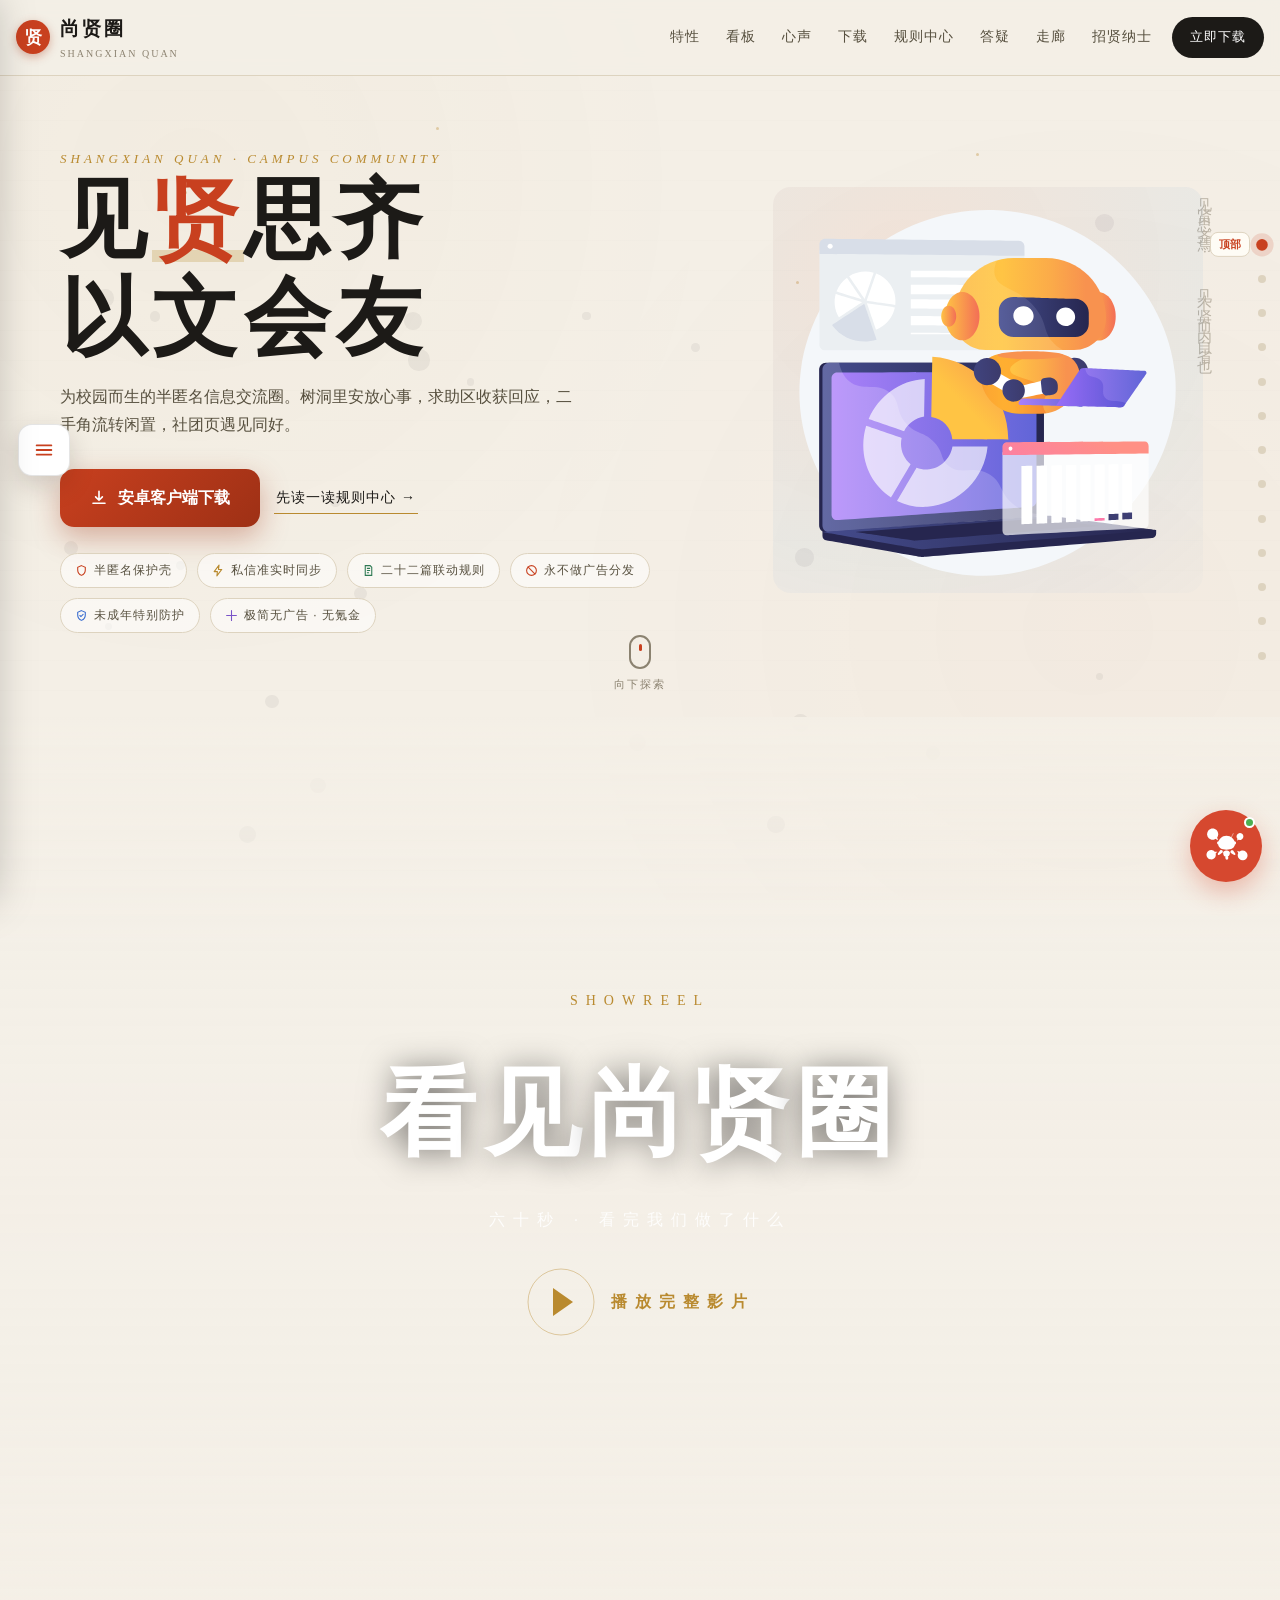
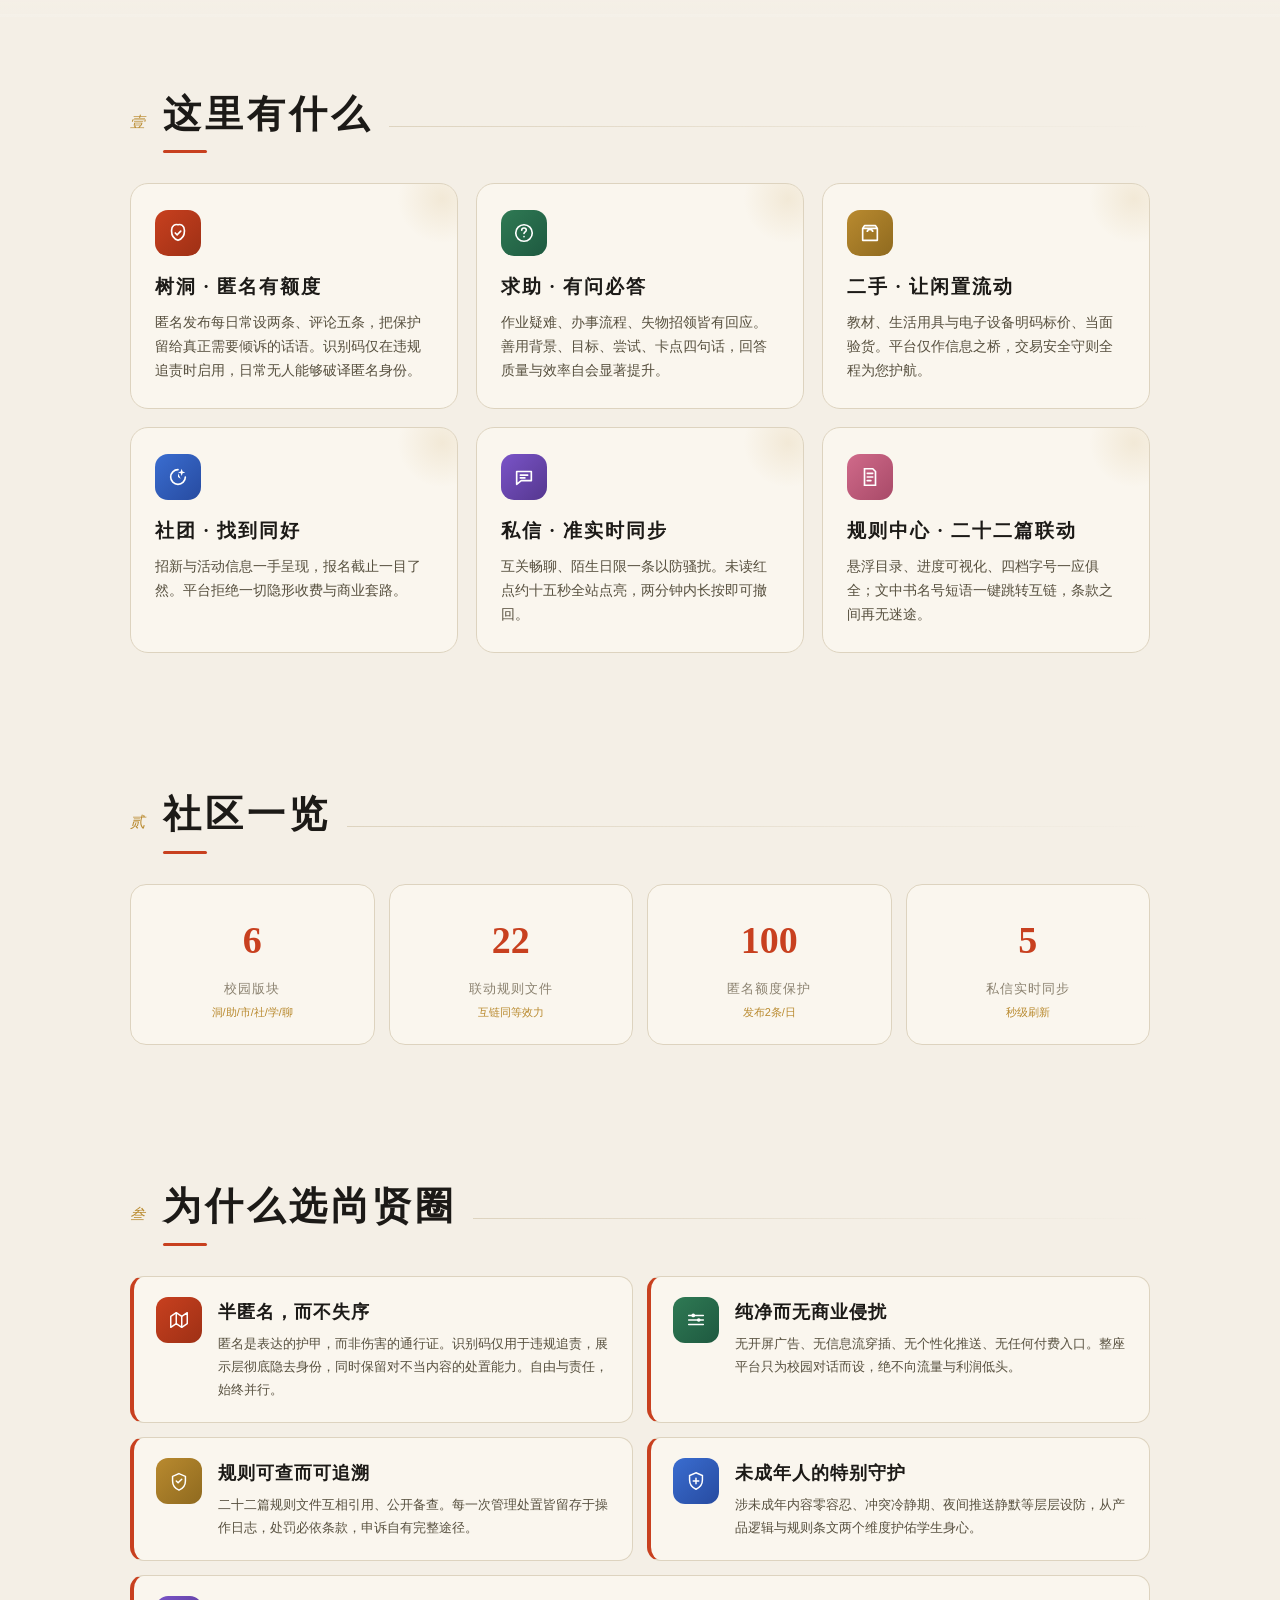
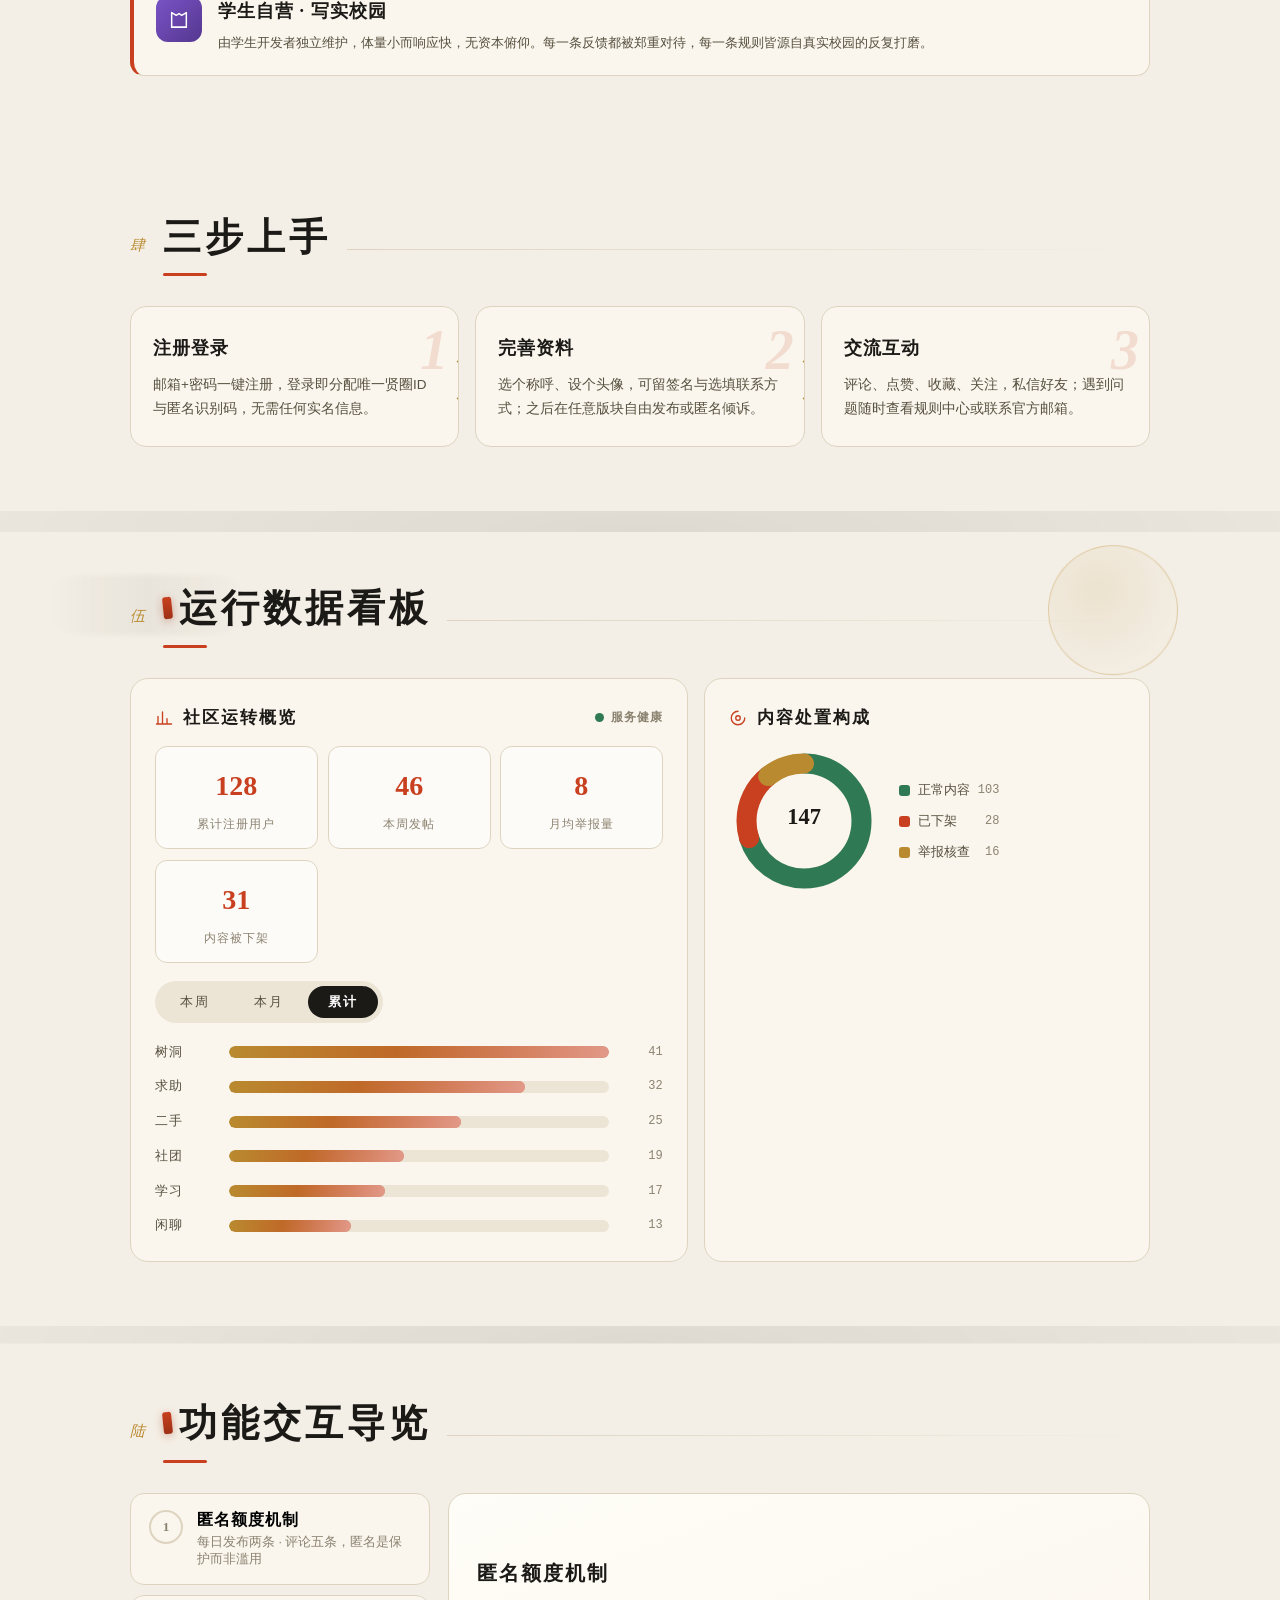
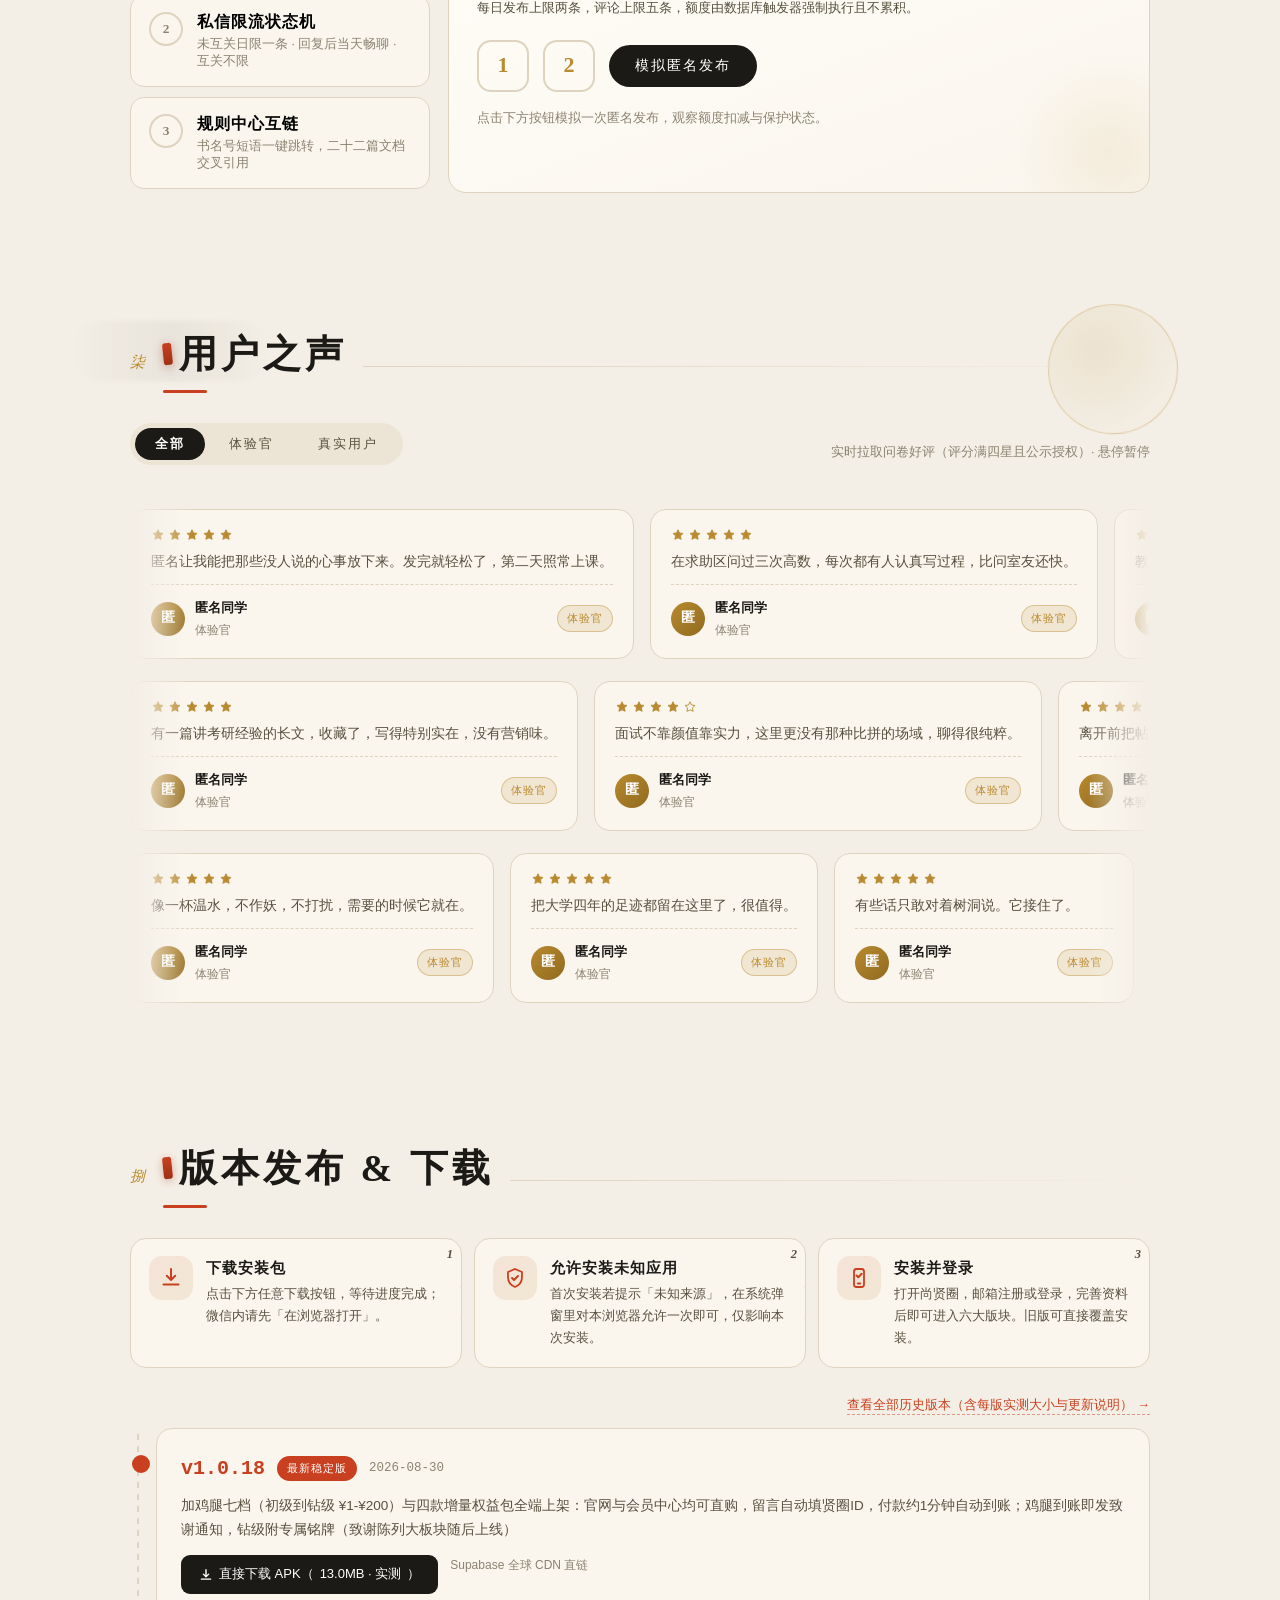
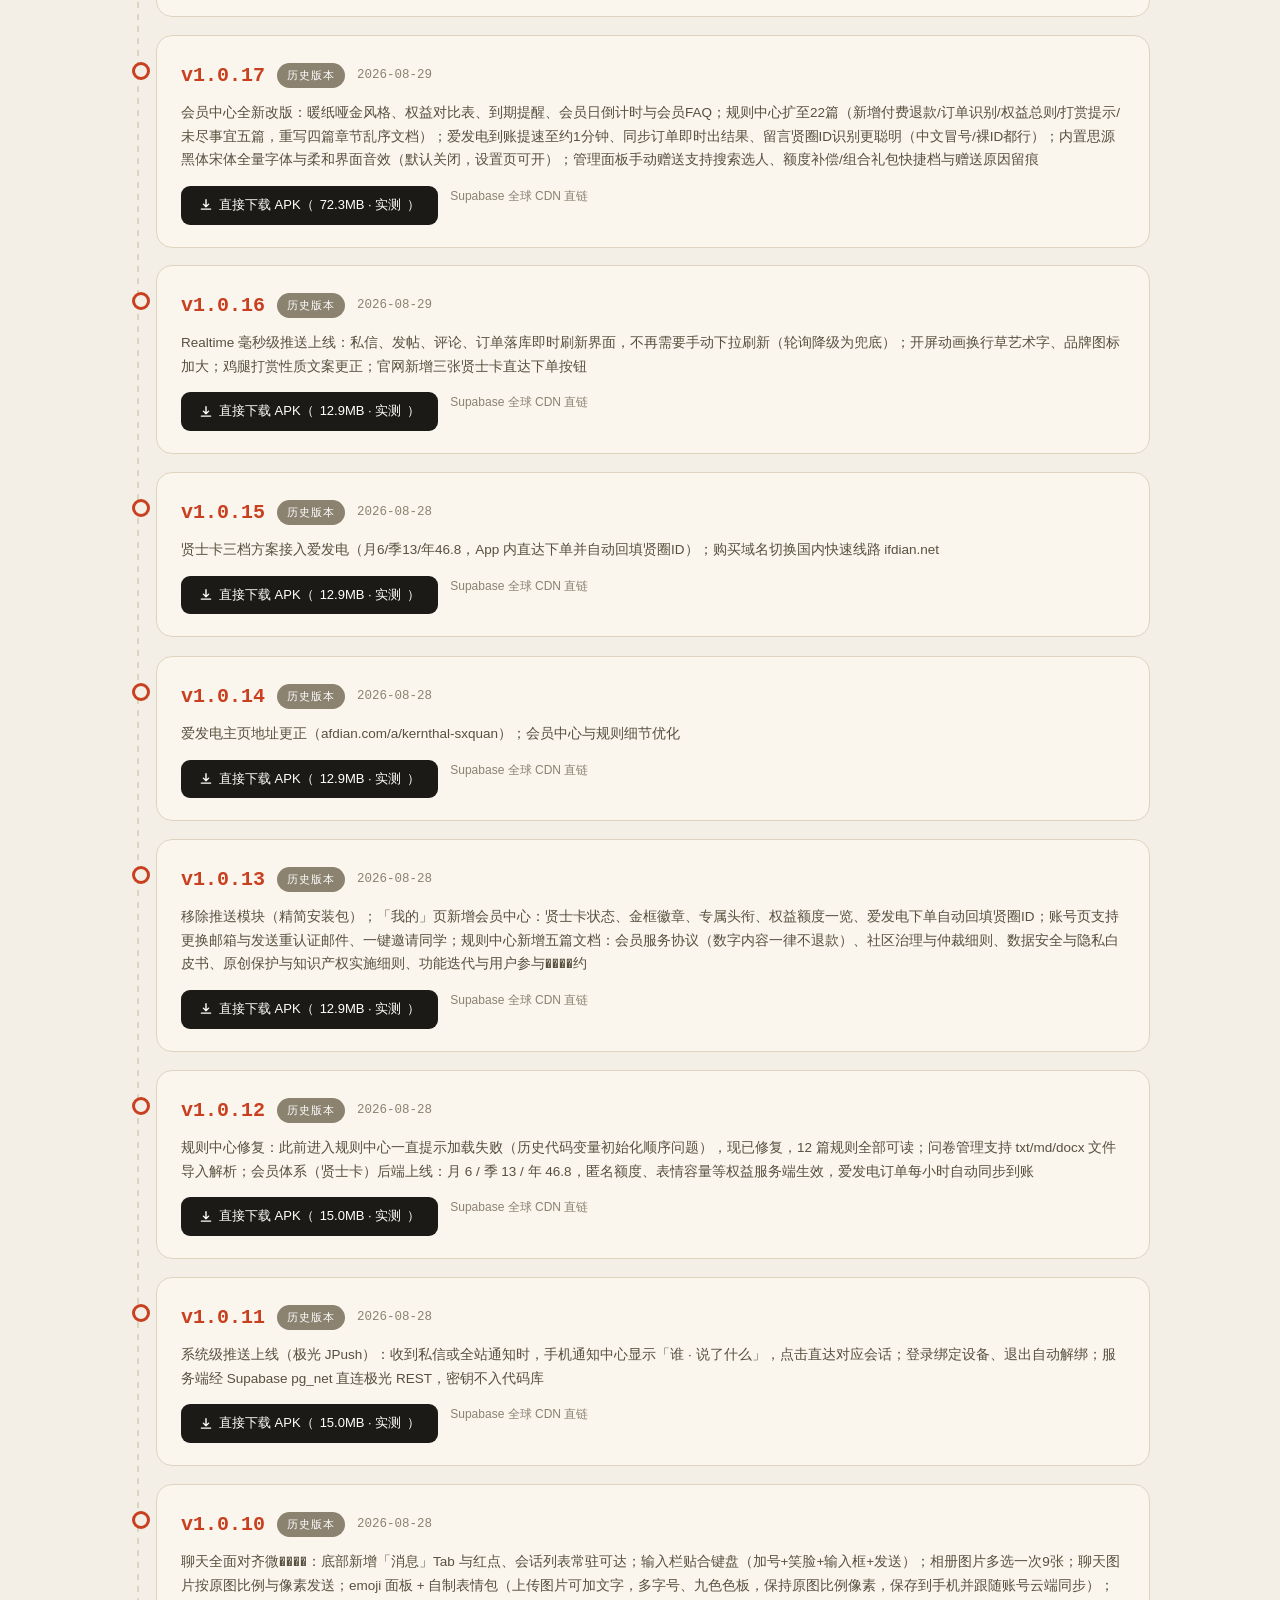
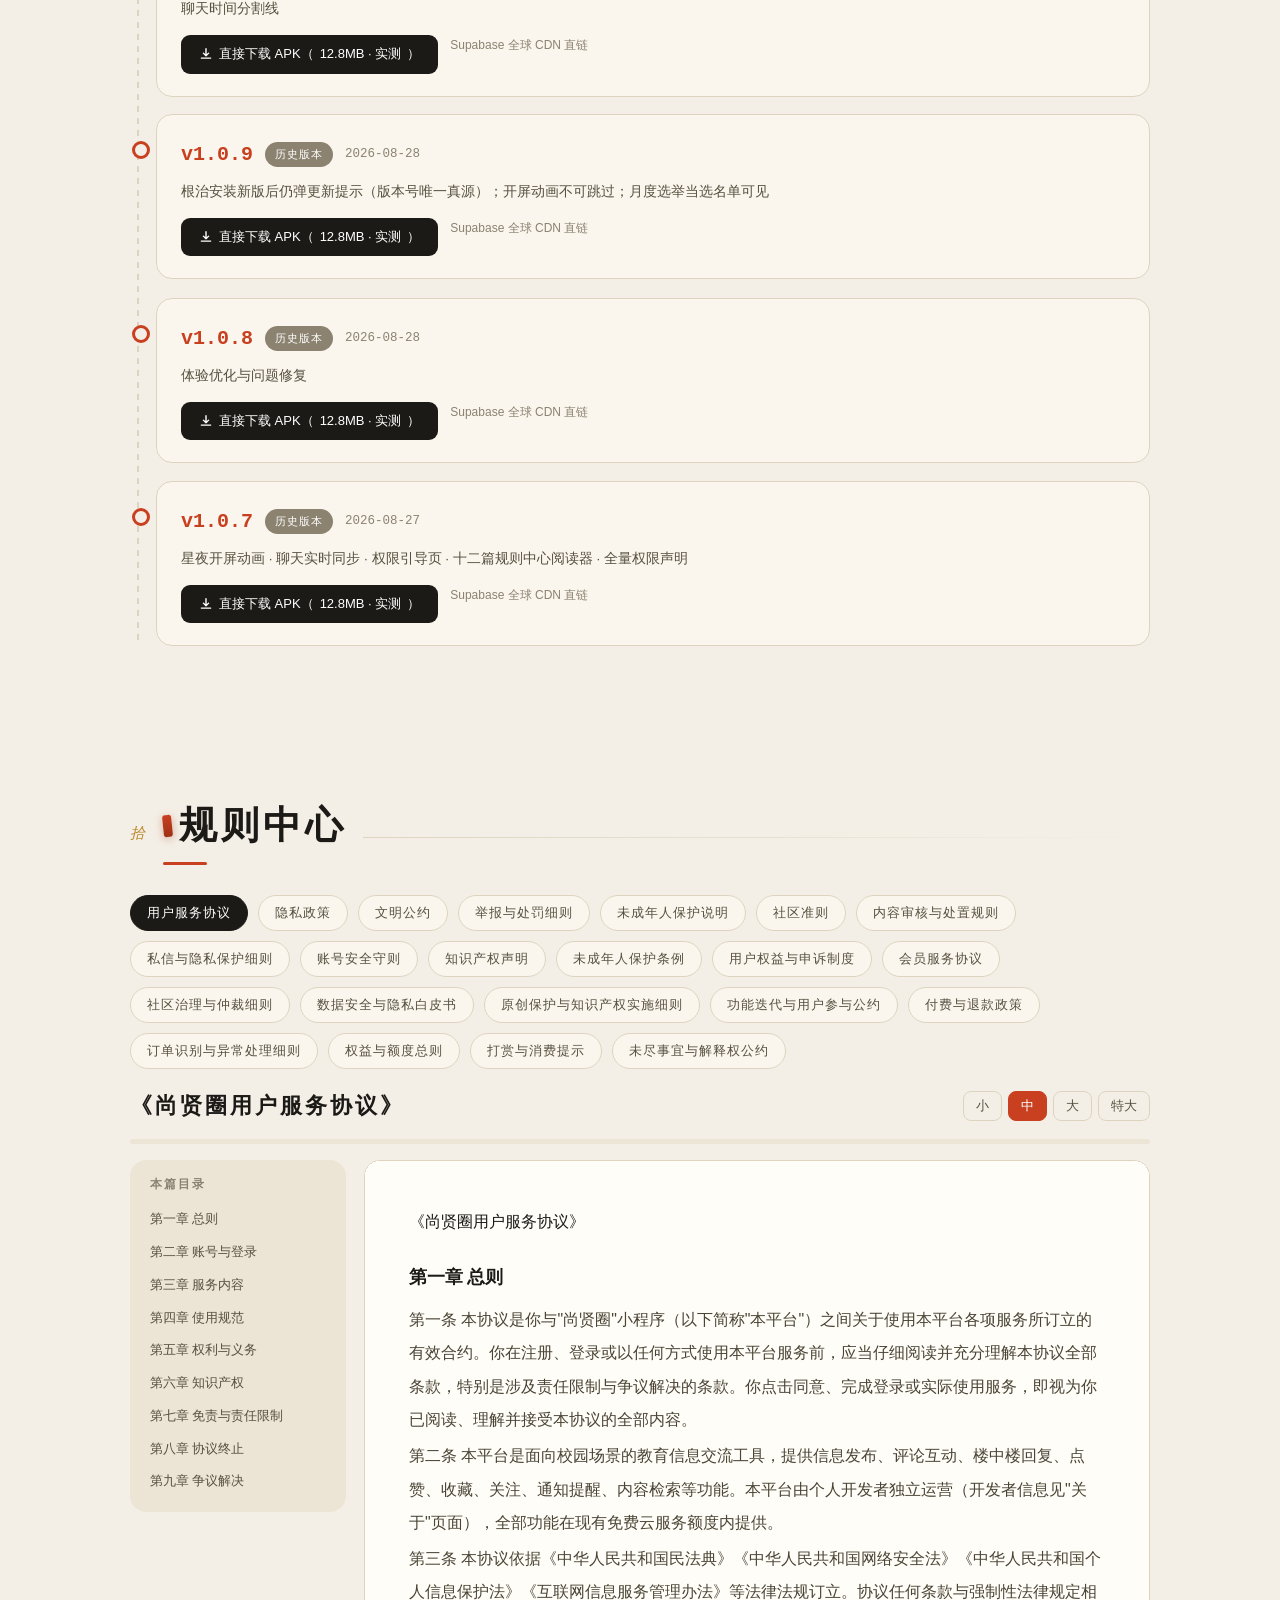
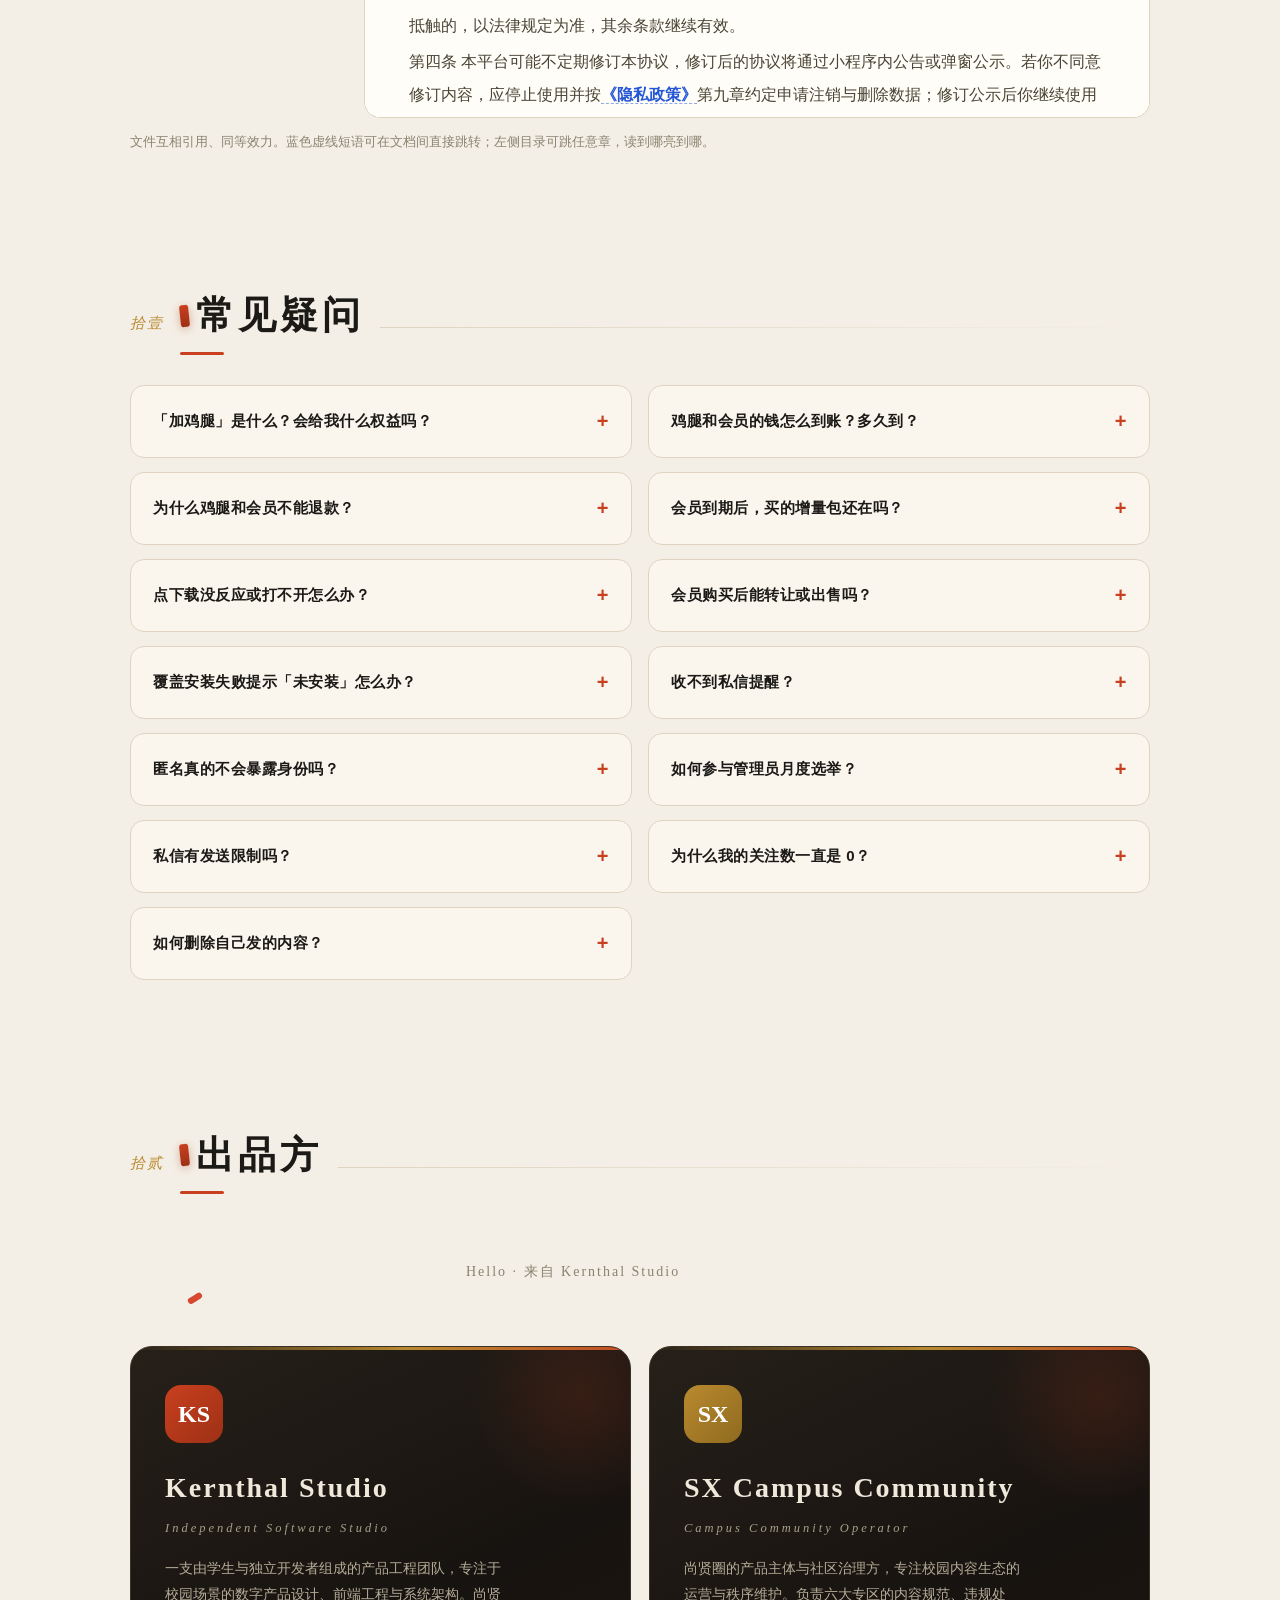
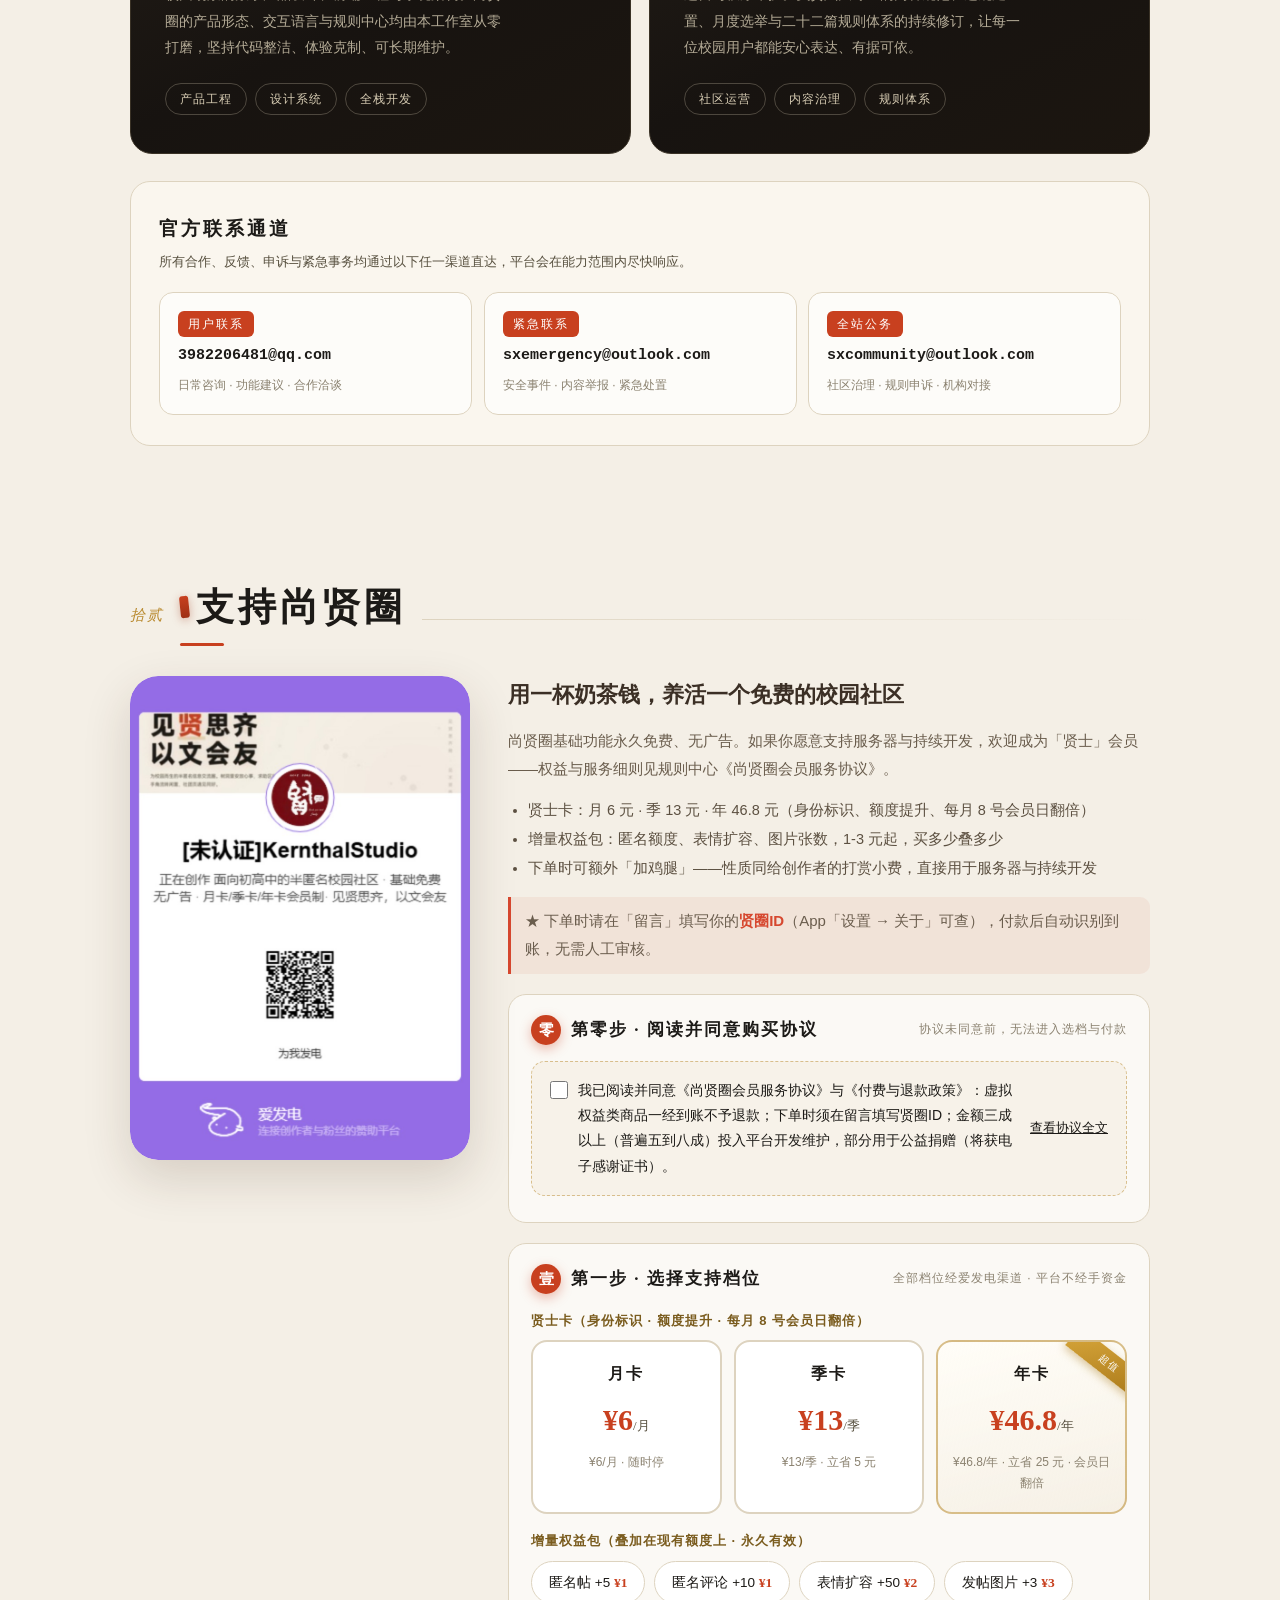
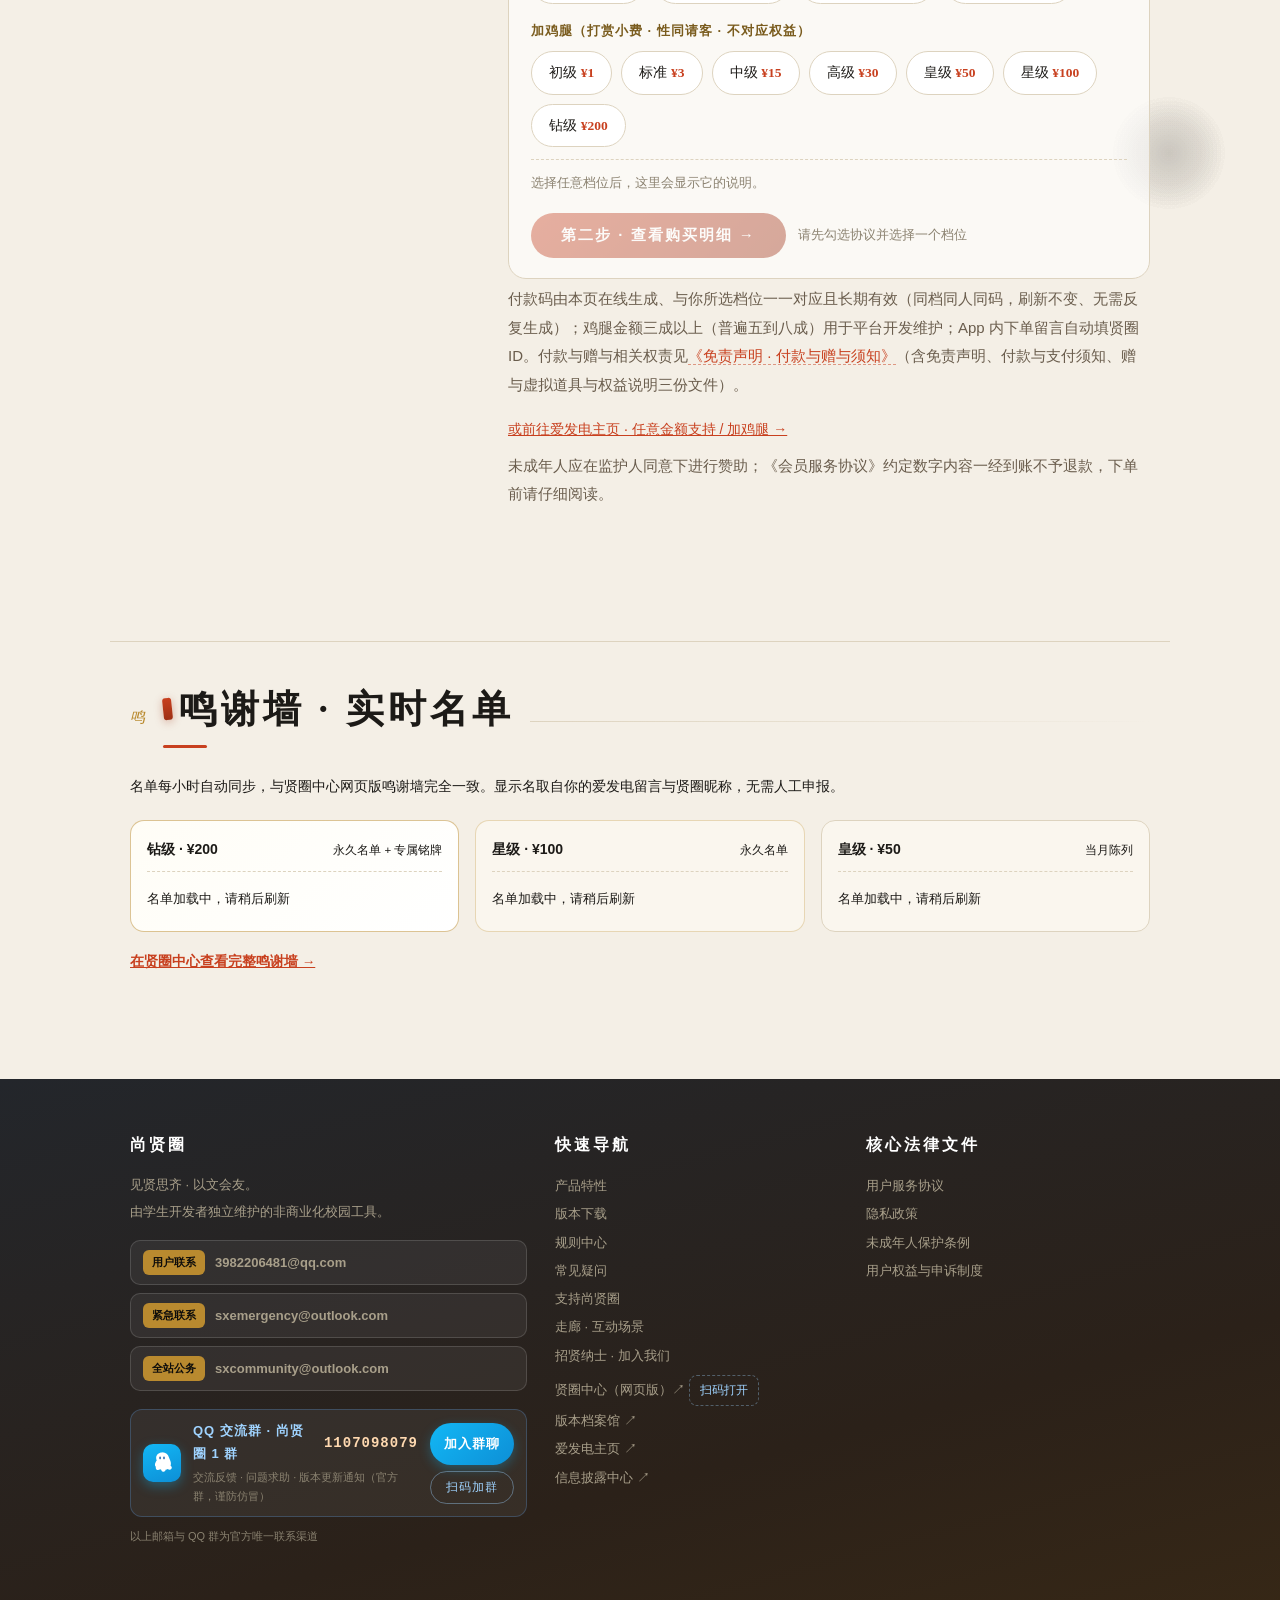
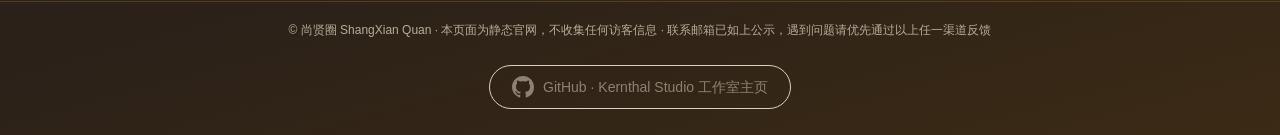
<file: index.html>
﻿<!DOCTYPE html>
<html lang="zh-CN">
<head>
<meta charset="UTF-8">
<meta name="viewport" content="width=device-width, initial-scale=1, viewport-fit=cover">
<title>尚贤圈 · 校园信息交流社区</title>
<meta name="description" content="尚贤圈，见贤思齐，以文会友。校园半匿名信息交流平台：树洞倾诉、求助问答、二手流转、社团招新、学习共享。官方下载与规则中心。">
<meta name="keywords" content="尚贤圈,校园社区,树洞,匿名交流,校园二手,社团招新,学习互助,校园信息">
<meta name="author" content="Kernthal Studio">
<meta name="robots" content="index,follow">
<link rel="canonical" href="https://kernthal.github.io/shangxianquan-official/">
<meta name="referrer" content="strict-origin-when-cross-origin">
<link rel="icon" href="data:image/svg+xml,<svg xmlns=%22http://www.w3.org/2000/svg%22 viewBox=%220 0 48 48%22><rect width=%2248%22 height=%2248%22 rx=%2210%22 fill=%22%23c8401f%22/><text x=%2224%22 y=%2233%22 text-anchor=%22middle%22 font-family=%22serif%22 font-weight=%22900%22 font-size=%2228%22 fill=%22white%22>贤</text></svg>">
<meta name="theme-color" content="#f4efe6">
<!-- 安全响应头等价 meta：限制脚本/样式/连接/图片来源，杜绝外站注入面 -->
<meta http-equiv="Content-Security-Policy" content="default-src 'self'; script-src 'self' 'unsafe-inline'; style-src 'self' 'unsafe-inline'; img-src 'self' data: https://gfxkpljewqchdbrepqia.supabase.co; connect-src 'self' https://gfxkpljewqchdbrepqia.supabase.co; font-src 'self'; object-src 'none'; frame-ancestors 'none'; base-uri 'self'; form-action 'none'">
<!-- Open Graph / Twitter Card -->
<meta property="og:type" content="website">
<meta property="og:site_name" content="尚贤圈 ShangXian Quan">
<meta property="og:title" content="尚贤圈 · 见贤思齐，以文会友">
<meta property="og:description" content="为校园而生的半匿名信息交流圈：树洞、求助、二手、社团、学习、闲聊六大版块，二十二篇联动规则，纯净无广告。">
<meta property="og:url" content="https://kernthal.github.io/shangxianquan-official/">
<meta property="og:locale" content="zh_CN">
<meta name="twitter:card" content="summary">
<meta name="twitter:title" content="尚贤圈 · 校园信息交流社区">
<meta name="twitter:description" content="为校园而生的半匿名信息交流圈，纯净无广告，规则透明可追溯。">
<!-- 结构化数据：软件应用 + 出品组织 -->
<script type="application/ld+json">
{
  "@context": "https://schema.org",
  "@graph": [
    {
      "@type": "SoftwareApplication",
      "name": "尚贤圈",
      "applicationCategory": "SocialApplication",
      "operatingSystem": "Android",
      "description": "校园半匿名信息交流平台，提供树洞倾诉、求助问答、二手流转、社团招新与学习共享六大版块。",
      "offers": { "@type": "Offer", "price": "0", "priceCurrency": "CNY" },
      "inLanguage": "zh-CN",
      "author": { "@type": "Organization", "name": "Kernthal Studio" },
      "publisher": { "@type": "Organization", "name": "SX Campus Community" }
    },
    {
      "@type": "Organization",
      "name": "Kernthal Studio",
      "description": "独立软件工作室，负责尚贤圈的产品工程与设计系统。"
    },
    {
      "@type": "Organization",
      "name": "SX Campus Community",
      "description": "校园社区运营方，尚贤圈产品主体，负责社区治理与规则体系。"
    }
  ]
}
</script>
<style>
:root{
  --paper:#f4efe6; --paper2:#ece5d6; --ink:#1c1a17; --ink2:#57503f;
  --muted:#8b8270; --cinnabar:#c8401f; --cinnabar-dk:#9e3015;
  --gold:#b98a2f; --line:#ddd3bf; --card:#faf6ee;
  --link:#2456d6;
  --serif:"Songti SC","STSong","Noto Serif SC","SimSun",serif;
  --sans:-apple-system,"PingFang SC","HarmonyOS Sans SC","Microsoft YaHei",sans-serif;
}
*{box-sizing:border-box;margin:0;padding:0}
html{scroll-behavior:smooth;-webkit-text-size-adjust:100%}
body{background:var(--paper);color:var(--ink);font-family:var(--sans);line-height:1.75;overflow-x:hidden}
::selection{background:rgba(200,64,31,.18)}

/* 纸纹 */
body::before{content:"";position:fixed;inset:0;pointer-events:none;z-index:0;opacity:.5;
 background:
  radial-gradient(circle at 15% 20%, rgba(185,138,47,.06), transparent 40%),
  radial-gradient(circle at 85% 70%, rgba(200,64,31,.05), transparent 45%),
  repeating-linear-gradient(0deg, transparent 0 29px, rgba(28,26,23,.014) 29px 30px);}
main,nav,footer{position:relative;z-index:1}
#particles{position:fixed;inset:0;pointer-events:none;z-index:0}

/* 顶栏 */
.topbar{position:sticky;top:0;z-index:50;display:flex;align-items:center;gap:10px;
 padding:12px max(16px,env(safe-area-inset-left));background:rgba(244,239,230,.92);
 backdrop-filter:blur(10px);border-bottom:1px solid var(--line)}
.seal{width:34px;height:34px;border-radius:50%;background:var(--cinnabar);color:#fff;
 font-family:var(--serif);font-weight:900;font-size:17px;display:flex;align-items:center;justify-content:center;
 box-shadow:0 3px 10px rgba(158,48,21,.35)}
.brand{font-family:var(--serif);font-weight:900;font-size:19px;letter-spacing:3px}
.brand small{display:block;font-size:10px;color:var(--muted);letter-spacing:2px;font-weight:400}
.nav-links{margin-left:auto;display:none;gap:22px}
.nav-links a{color:var(--ink2);text-decoration:none;font-size:14px;letter-spacing:1px;padding:6px 2px;border-bottom:2px solid transparent;transition:.2s}
.nav-links a.on{color:var(--cinnabar);border-bottom-color:var(--cinnabar);font-weight:700}
.nav-links a:hover{color:var(--cinnabar);border-color:var(--cinnabar)}
.dl-cta{margin-left:auto;background:var(--ink);color:#fff;font-size:13px;text-decoration:none;
 padding:9px 18px;border-radius:999px;letter-spacing:1px;transition:.2s}
.dl-cta:hover{background:var(--cinnabar);transform:translateY(-1px)}
@media(min-width:820px){.nav-links{display:flex}.dl-cta{margin-left:8px}}

/* HERO */
.hero{padding:max(56px,8vh) 20px 60px;max-width:1060px;margin:0 auto;display:grid;gap:34px}
.hero-en{font-family:Georgia,serif;font-style:italic;font-size:13px;color:var(--gold);letter-spacing:4px;text-transform:uppercase}
.hero h1{font-family:var(--serif);font-weight:900;font-size:clamp(44px,9vw,86px);
 line-height:1.14;letter-spacing:6px}
.hero h1 em{font-style:normal;color:var(--cinnabar);position:relative}
.hero h1 em::after{content:"";position:absolute;left:0;right:0;bottom:6px;height:12px;background:rgba(185,138,47,.25);z-index:-1}
.hero-sub{margin-top:16px;font-size:16px;color:var(--ink2);max-width:520px}
.hero-actions{margin-top:30px;display:flex;flex-wrap:wrap;gap:14px;align-items:center}
.btn-dl{display:inline-flex;align-items:center;gap:10px;background:linear-gradient(135deg,var(--cinnabar),var(--cinnabar-dk));
 color:#fff;text-decoration:none;font-weight:700;font-size:16px;padding:15px 30px;border-radius:14px;
 box-shadow:0 10px 28px rgba(158,48,21,.35);transition:.25s}
.btn-dl:hover{transform:translateY(-3px);box-shadow:0 16px 36px rgba(158,48,21,.42)}
.btn-dl svg{width:18px;height:18px}
.btn-ghost{display:inline-flex;align-items:center;color:var(--ink);text-decoration:none;font-size:14px;
 border-bottom:1.5px solid var(--gold);padding:4px 2px;letter-spacing:1px;transition:.2s}
.btn-ghost:hover{color:var(--cinnabar);border-color:var(--cinnabar)}
.hero-badges{margin-top:26px;display:flex;flex-wrap:wrap;gap:10px}
.badge{font-size:12px;color:var(--ink2);border:1px solid var(--line);background:rgba(255,255,255,.55);
 border-radius:999px;padding:6px 14px;letter-spacing:1px;display:inline-flex;align-items:center;gap:6px}
.badge svg{flex-shrink:0}
.vertical-poem{position:absolute;right:22px;top:110px;writing-mode:vertical-rl;font-family:var(--serif);
 font-size:15px;letter-spacing:10px;color:var(--muted);opacity:.55;user-select:none}
@media(max-width:720px){.vertical-poem{display:none}}
.stars{position:absolute;inset:0;pointer-events:none;overflow:hidden}
.star{position:absolute;width:3px;height:3px;border-radius:50%;background:var(--gold);opacity:.35;animation:tw 3.4s ease-in-out infinite}
@keyframes tw{50%{opacity:.08}}

/* 通用 section */
section{scroll-margin-top:72px}
.wrap{max-width:1060px;margin:0 auto;padding:64px 20px}
.sec-head{display:flex;align-items:baseline;gap:16px;margin-bottom:36px}
.sec-no{font-family:Georgia,serif;font-style:italic;color:var(--gold);font-size:15px;letter-spacing:2px}
.sec-title{font-family:var(--serif);font-weight:900;font-size:clamp(26px,5vw,38px);letter-spacing:4px}
.sec-line{flex:1;height:1px;background:linear-gradient(90deg,var(--line),transparent)}

/* 特性 */
.grid-feat{display:grid;grid-template-columns:repeat(auto-fit,minmax(min(100%,280px),1fr));gap:18px}
.feat{background:var(--card);border:1px solid var(--line);border-radius:18px;padding:26px 24px;position:relative;overflow:hidden;transition:.25s}
.feat:hover{transform:translateY(-4px);box-shadow:0 16px 34px rgba(28,26,23,.09);border-color:rgba(200,64,31,.4)}
.feat-ic{width:46px;height:46px;border-radius:13px;display:flex;align-items:center;justify-content:center;
 font-family:var(--serif);font-weight:900;font-size:20px;margin-bottom:14px;color:#fff}
.feat h3{font-family:var(--serif);font-size:19px;letter-spacing:2px;margin-bottom:8px}
.feat p{font-size:13.5px;color:var(--ink2)}
.feat::after{content:"";position:absolute;right:-30px;top:-30px;width:90px;height:90px;border-radius:50%;background:radial-gradient(circle,rgba(185,138,47,.12),transparent 70%)}

/* 版本时间轴 */
.timeline{position:relative;padding-left:26px}
.timeline::before{content:"";position:absolute;left:7px;top:6px;bottom:6px;width:2px;background:repeating-linear-gradient(var(--line) 0 6px,transparent 6px 12px)}
.rel{position:relative;background:var(--card);border:1px solid var(--line);border-radius:16px;padding:22px 24px;margin-bottom:18px;transition:.2s}
.rel:hover{border-color:var(--cinnabar);transform:translateX(4px)}
.rel::before{content:"";position:absolute;left:-25px;top:26px;width:12px;height:12px;border-radius:50%;
 background:var(--paper);border:3px solid var(--cinnabar)}
.rel-latest::before{background:var(--cinnabar)}
.rel-head{display:flex;flex-wrap:wrap;align-items:center;gap:12px}
.ver{font-family:Georgia,monospace;font-weight:700;font-size:20px;color:var(--cinnabar)}
.tag{font-size:11px;background:var(--cinnabar);color:#fff;padding:3px 10px;border-radius:999px;letter-spacing:1px}
.tag.gray{background:var(--muted)}
.date{font-size:12.5px;color:var(--muted);font-family:Georgia,monospace}
.rel-notes{margin-top:8px;font-size:13.5px;color:var(--ink2)}
.rel-actions{margin-top:14px;display:flex;gap:12px;flex-wrap:wrap}
.mini-btn{display:inline-flex;align-items:center;gap:6px;font-size:13px;text-decoration:none;color:#fff;
 background:var(--ink);padding:8px 18px;border-radius:9px;transition:.2s}
.mini-btn:hover{background:var(--cinnabar)}
.rel-mirror{font-size:12px;color:var(--muted)}
.wc-tip{margin-top:8px;font-size:12.5px;color:var(--gold);display:none}

/* 规则中心 */
.rules-tools{display:flex;flex-wrap:wrap;gap:10px;margin-bottom:18px}
.chip{cursor:pointer;font-size:13px;padding:8px 16px;border-radius:999px;border:1px solid var(--line);
 background:var(--card);color:var(--ink2);letter-spacing:1px;transition:.2s}
.chip:hover{border-color:var(--cinnabar);color:var(--cinnabar)}
.chip.on{background:var(--ink);border-color:var(--ink);color:#fff}
.reader-toolbar{display:flex;align-items:center;gap:10px;margin-bottom:14px;flex-wrap:wrap}
.doc-title{font-family:var(--serif);font-weight:900;font-size:22px;letter-spacing:3px}
.fs-group{margin-left:auto;display:flex;gap:6px}
.fs-btn{cursor:pointer;font-size:13px;border:1px solid var(--line);background:transparent;color:var(--ink2);
 padding:5px 12px;border-radius:8px;transition:.15s}
.fs-btn.on,.fs-btn:hover{background:var(--cinnabar);border-color:var(--cinnabar);color:#fff}
.progress-wrap{height:5px;background:var(--paper2);border-radius:99px;overflow:hidden;margin-bottom:16px}
.progress-bar{height:100%;width:0;background:linear-gradient(90deg,var(--gold),var(--cinnabar));transition:width .1s linear}
.paper{background:#fffdf7;border:1px solid var(--line);border-radius:16px;padding:clamp(20px,4vw,44px);
 max-height:min(62vh,640px);overflow-y:auto;line-height:2.1;scroll-behavior:smooth}
.paper p{margin-bottom:2px;text-indent:0;word-break:break-word}
.paper .h{font-family:var(--serif);font-weight:800;color:var(--ink);margin:20px 0 6px;font-size:1.12em;scroll-margin-top:16px}
.paper .a{color:#4a4436}
.paper .xlink{color:var(--link);font-weight:600;cursor:pointer;border-bottom:1.5px dashed rgba(36,86,214,.5)}
.paper .xlink:hover{background:rgba(36,86,214,.08)}
.rules-note{margin-top:14px;font-size:12.5px;color:var(--muted)}

/* FAQ */
details{background:var(--card);border:1px solid var(--line);border-radius:14px;padding:18px 22px;margin-bottom:14px;transition:.2s}
details[open]{border-color:rgba(200,64,31,.5)}
summary{cursor:pointer;font-weight:700;font-size:15px;letter-spacing:.5px;list-style:none;display:flex;align-items:center;justify-content:space-between;gap:10px}
summary::-webkit-details-marker{display:none}
summary::after{content:"+";font-size:20px;color:var(--cinnabar);transition:.2s}
details[open] summary::after{transform:rotate(45deg)}
details p{margin-top:12px;font-size:13.5px;color:var(--ink2)}

/* 页脚 */
footer{background:linear-gradient(165deg,#23262b 0%,#2b2119 58%,#3b2a15 100%);color:#cdc6b4;margin-top:40px}
footer .ft-bottom{border-top:1px solid rgba(185,138,47,.28);color:#b6ad97}
footer .ft-out{color:#e5c98a}
footer .ft-out:hover{color:#fff}
.ft{max-width:1060px;margin:0 auto;padding:52px 20px calc(40px + env(safe-area-inset-bottom));display:grid;gap:28px;grid-template-columns:1fr}
@media(min-width:820px){.ft{grid-template-columns:1.4fr 1fr 1fr}}
.ft h4{color:#fff;font-family:var(--serif);letter-spacing:3px;margin-bottom:12px;font-size:16px}
.ft a,.ft p{font-size:13px;color:#a89f8a;text-decoration:none;line-height:2.1}
.ft a:hover{color:var(--gold)}
.ft-bottom{border-top:1px solid rgba(255,255,255,.08);text-align:center;font-size:12px;color:#7a7260;padding:18px}
/* 联系方式高亮卡片 */
.ft-contacts{margin:14px 0;display:flex;flex-direction:column;gap:8px}
.ft-contact{display:flex;align-items:center;gap:10px;background:rgba(255,255,255,.06);border:1px solid rgba(255,255,255,.14);border-radius:10px;padding:8px 12px}
.ft-c-tag{flex-shrink:0;font-size:11px;color:#0e0d0b;background:var(--gold);padding:3px 9px;border-radius:6px;font-weight:700}
.ft-c-mail{color:#ffd9b0;font-weight:600;font-size:13.5px;word-break:break-all}
.ft-c-mail:hover{color:#fff;text-decoration:underline}
.ft-c-note{margin-top:2px;font-size:11px;color:#8a8270}

/* 微信提示浮层 */
.mask{position:fixed;inset:0;background:rgba(20,18,14,.75);z-index:99;display:none;align-items:flex-end;justify-content:center;padding-bottom:20vh}
.mask.show{display:flex}
.wc-card{background:#fffdf7;border-radius:18px;padding:26px;max-width:340px;margin:0 20px;text-align:center;animation:up .25s ease}
@keyframes up{from{transform:translateY(30px);opacity:0}to{transform:none;opacity:1}}
.wc-card strong{font-family:var(--serif);font-size:18px;letter-spacing:2px;display:block;margin-bottom:10px}
.wc-card p{font-size:13.5px;color:var(--ink2)}

/* reveal */
.reveal{opacity:0;transform:translateY(24px);transition:.7s cubic-bezier(.19,1,.29,1)}
.reveal.in{opacity:1;transform:none}

/* ===== 回顶按钮 ===== */
#backTop{position:fixed;right:18px;bottom:calc(24px + env(safe-area-inset-bottom));width:52px;height:52px;border-radius:50%;
 background:linear-gradient(135deg,var(--cinnabar),var(--cinnabar-dk));color:#fff;border:none;cursor:pointer;z-index:70;
 display:flex;align-items:center;justify-content:center;box-shadow:0 10px 26px rgba(158,48,21,.4);
 opacity:0;transform:scale(0) translateY(24px);pointer-events:none;transition:.3s cubic-bezier(.19,1,.29,1)}
#backTop.show{opacity:1;transform:scale(1) translateY(0);pointer-events:auto}
#backTop:hover{transform:translateY(-4px);box-shadow:0 16px 34px rgba(158,48,21,.5)}
#backTop svg{width:22px;height:22px}
/* 页面滚动进度条(顶部) */
#scrollProg{position:fixed;top:0;left:0;height:3px;width:0;z-index:60;
 background:linear-gradient(90deg,var(--gold),var(--cinnabar));box-shadow:0 0 8px rgba(200,64,31,.5)}

/* ===== 区块联动：特性卡片光晕跟随鼠标 ===== */
.grid-feat{position:relative}
.feat::before{content:"";position:absolute;inset:0;border-radius:18px;opacity:0;transition:opacity .3s;
 background:radial-gradient(120px circle at var(--mx,50%) var(--my,50%),rgba(200,64,31,.12),transparent 60%)}
.feat:hover::before{opacity:1}

/* ===== 社区数据统计 ===== */
.grid-stats{display:grid;grid-template-columns:repeat(auto-fit,minmax(min(100%,150px),1fr));gap:14px}
.stat{background:var(--card);border:1px solid var(--line);border-radius:16px;padding:22px 12px;text-align:center;transition:.25s}
.stat:hover{transform:translateY(-3px);border-color:rgba(200,64,31,.4);box-shadow:0 12px 26px rgba(28,26,23,.08)}
.stat-n{font-family:Georgia,serif;font-weight:800;font-size:clamp(26px,5vw,38px);color:var(--cinnabar)}
.stat-l{margin-top:6px;font-size:12.5px;color:var(--muted);letter-spacing:1px}
.stat-sub{margin-top:2px;font-size:11px;color:var(--gold)}
@keyframes countUp{from{opacity:0;transform:translateY(10px)}to{opacity:1;transform:none}}

/* ===== 核心优势对比 ===== */
.compare{display:grid;grid-template-columns:1fr;gap:14px}
.cmp{display:flex;gap:16px;background:var(--card);border:1px solid var(--line);border-left:4px solid var(--cinnabar);border-radius:14px;padding:20px 22px;transition:.25s}
.cmp:hover{transform:translateX(6px);box-shadow:0 12px 26px rgba(28,26,23,.08)}
.cmp-ic{flex-shrink:0;width:46px;height:46px;border-radius:12px;display:flex;align-items:center;justify-content:center;font-family:var(--serif);font-weight:900;font-size:18px;color:#fff}
.cmp h3{font-family:var(--serif);font-size:18px;letter-spacing:1px;margin-bottom:5px}
.cmp p{font-size:13px;color:var(--ink2)}
@media(min-width:720px){.compare{grid-template-columns:1fr 1fr}}
.cmp-wide{grid-column:1/-1}

/* ===== 三步上手 ===== */
.steps{display:grid;grid-template-columns:repeat(auto-fit,minmax(min(100%,240px),1fr));gap:16px}
.step{position:relative;background:var(--card);border:1px solid var(--line);border-radius:16px;padding:26px 22px;overflow:hidden}
.step-no{font-family:Georgia,serif;font-style:italic;font-size:56px;color:rgba(200,64,31,.14);position:absolute;top:-6px;right:10px;font-weight:800}
.step h3{font-family:var(--serif);font-size:18px;letter-spacing:1px;margin-bottom:8px}
.step p{font-size:13.5px;color:var(--ink2)}
.step-arrow{position:absolute;left:50%;bottom:-14px;transform:translateX(-50%) rotate(45deg);width:26px;height:26px;background:var(--card);border-right:1px solid var(--line);border-bottom:1px solid var(--line);z-index:2}
@media(min-width:760px){.steps{grid-template-columns:repeat(3,1fr)}.steps .step:not(:last-child):after{content:"";position:absolute;right:-14px;top:42%;width:26px;height:26px;border-top:2px solid var(--gold);border-right:2px solid var(--gold);transform:rotate(45deg);z-index:3}}

/* hero 滚动提示 */
.scroll-hint{position:absolute;left:50%;bottom:22px;transform:translateX(-50%);display:flex;flex-direction:column;align-items:center;gap:6px;color:var(--muted);font-size:11px;letter-spacing:2px}
.mouse{width:22px;height:34px;border:2px solid var(--muted);border-radius:12px;position:relative}
.mouse::after{content:"";position:absolute;left:50%;top:7px;width:3px;height:7px;margin-left:-1.5px;border-radius:3px;background:var(--cinnabar);animation:wheel 1.6s ease-in-out infinite}
@keyframes wheel{0%{transform:translateY(0);opacity:1}70%{transform:translateY(11px);opacity:0}100%{transform:translateY(0);opacity:0}}
.hero{padding-bottom:84px}

/* FAQ 扩展多列 */
.details-grid{display:grid;grid-template-columns:1fr;gap:0}
@media(min-width:760px){.details-grid{grid-template-columns:1fr 1fr;column-gap:16px}}
.details-grid details{break-inside:avoid}

/* ============ 常驻全局动画（入场即动，永不静止） ============ */
/* 全页水墨粒子漂移（不随滚动中断） */
#particles{position:fixed;inset:0;pointer-events:none;z-index:0;overflow:hidden}
.p{position:absolute;border-radius:50%;background:var(--ink);opacity:.05;animation:float ease-in-out infinite}
@keyframes float{0%,100%{transform:translate(0,0) scale(1)}50%{transform:translate(var(--dx,20px),var(--dy,-30px)) scale(1.15)}}

/* hero 标题呼吸 */
.hero h1{animation:hero-pulse 6s ease-in-out infinite}
@keyframes hero-pulse{0%,100%{letter-spacing:6px;text-shadow:0 0 0 rgba(200,64,31,0)}50%{letter-spacing:8px;text-shadow:0 8px 30px rgba(200,64,31,.14)}}

/* 区块标题下划线常驻流光 */
.sec-title{position:relative}
.sec-title::after{content:"";position:absolute;left:0;bottom:-6px;width:44px;height:3px;background:var(--cinnabar);border-radius:2px;animation:secflow 3.2s ease-in-out infinite}
@keyframes secflow{0%,100%{width:34px;opacity:.55;transform:translateX(0)}50%{width:56px;opacity:1;transform:translateX(10px)}}

/* 特性卡 / 优势卡 / 数据卡：常驻微浮（入场后再叠加） */
.feat{animation:card-float 7s ease-in-out infinite}
.feat:nth-child(2n){animation-duration:8.5s;animation-delay:.6s}
.feat:nth-child(3n){animation-duration:9.5s;animation-delay:1.2s}
@keyframes card-float{0%,100%{transform:translateY(0)}50%{transform:translateY(-5px)}}

.cmp .cmp-bodywrap{display:block}
.cmp{animation:cmp-float 8s ease-in-out infinite}
.cmp:nth-child(2n){animation-duration:9.4s;animation-delay:.5s}
@keyframes cmp-float{0%,100%{box-shadow:0 0 0 rgba(200,64,31,0);border-left-color:var(--cinnabar)}50%{box-shadow:0 10px 26px rgba(28,26,23,.1)}}

.stat{animation:stat-float 6s ease-in-out infinite}
.stat:nth-child(2n){animation-duration:7.2s;animation-delay:.4s}
@keyframes stat-float{0%,100%{box-shadow:0 0 0 rgba(28,26,23,0)}50%{box-shadow:0 12px 26px rgba(28,26,23,.1)}}

/* 下载图标常驻指针环 */
.mini-btn svg{animation:dl-ring 2.4s ease-in-out infinite}
@keyframes dl-ring{0%,100%{transform:translateY(0)}50%{transform:translateY(3px)}}

/* 回顶按钮常驻呼吸 */
#backTop{animation:backtop-breathe 3s ease-in-out infinite}
@keyframes backtop-breathe{0%,100%{box-shadow:0 10px 26px rgba(158,48,21,.4)}50%{box-shadow:0 14px 40px rgba(158,48,21,.6)}}

/* 顶部滚动进度条常驻微光 */
#scrollProg{animation:prog-glow 2.6s ease-in-out infinite}
@keyframes prog-glow{0%,100%{box-shadow:0 0 6px rgba(200,64,31,.4)}50%{box-shadow:0 0 16px rgba(200,64,31,.75)}}

/* 移动端尊重减动效偏好 */
@media (prefers-reduced-motion: reduce){*,*::before,*::after{animation-duration:.001s!important;transition:none!important}}

/* ============================================================
   无障碍基座：跳转链接 / 键盘焦点环 / 触控目标尺寸
   ============================================================ */
.skip-link{position:absolute;left:-999px;top:8px;z-index:200;background:var(--ink);color:#fff;
 padding:10px 18px;border-radius:8px;font-size:14px;text-decoration:none}
.skip-link:focus{left:8px}
a:focus-visible,button:focus-visible,summary:focus-visible,.chip:focus-visible,.fs-btn:focus-visible,.pay-chip:focus-visible,.plan-card:focus-visible{
 outline:3px solid var(--cinnabar);outline-offset:2px;border-radius:6px}
.tabbtn:focus-visible{outline:3px solid var(--gold);outline-offset:2px}

/* ============================================================
   伍 · 运行数据看板
   ============================================================ */
#dashboard{position:relative;overflow:hidden}
.dash-grid{display:grid;grid-template-columns:1fr;gap:16px}
@media(min-width:900px){.dash-grid{grid-template-columns:1.25fr 1fr;align-items:stretch}}
.dash-card{background:var(--card);border:1px solid var(--line);border-radius:18px;padding:24px;position:relative;overflow:hidden}
.dash-card h3{font-family:var(--serif);font-size:17px;letter-spacing:2px;margin-bottom:14px;display:flex;align-items:center;gap:10px}
.dash-card h3 svg{width:18px;height:18px;color:var(--cinnabar)}
/* 状态灯（真实语义状态：服务健康） */
.live-dot{width:9px;height:9px;border-radius:50%;background:#2f7a54;box-shadow:0 0 0 0 rgba(47,122,84,.5);animation:livePing 2s ease-out infinite}
@keyframes livePing{0%{box-shadow:0 0 0 0 rgba(47,122,84,.55)}100%{box-shadow:0 0 0 12px rgba(47,122,84,0)}}
.live-label{font-size:12px;color:var(--muted);letter-spacing:1px}
/* 看板指标行 */
.dash-kpis{display:grid;grid-template-columns:repeat(auto-fit,minmax(min(100%,130px),1fr));gap:10px;margin-bottom:18px}
.kpi{background:rgba(255,255,255,.6);border:1px solid var(--line);border-radius:12px;padding:14px 12px;text-align:center}
.kpi-v{font-family:Georgia,serif;font-weight:800;font-size:clamp(20px,3.4vw,28px);color:var(--cinnabar)}
.kpi-v small{font-size:12px;color:var(--ink2);font-weight:400;margin-left:2px}
.kpi-l{margin-top:4px;font-size:11.5px;color:var(--muted);letter-spacing:1px}
/* 时间范围 Tab（role=tablist） */
.dash-tabs{display:inline-flex;background:var(--paper2);border-radius:999px;padding:5px;margin-bottom:18px;gap:4px}
.tabbtn{border:none;background:transparent;color:var(--ink2);font-size:13px;padding:7px 20px;border-radius:999px;cursor:pointer;letter-spacing:2px;transition:.2s}
.tabbtn:hover{color:var(--cinnabar)}
.tabbtn[aria-selected="true"]{background:var(--ink);color:#fff;font-weight:700}
/* 条形图（版块热度）：纯 div 生长动画 */
.bars{display:flex;flex-direction:column;gap:12px}
.bar-row{display:grid;grid-template-columns:64px 1fr 44px;align-items:center;gap:10px}
.bar-name{font-size:13px;color:var(--ink2);letter-spacing:1px}
.bar-track{height:12px;background:var(--paper2);border-radius:99px;overflow:hidden}
.bar-fill{height:100%;width:0;border-radius:99px;background:linear-gradient(90deg,var(--gold),var(--cinnabar));transition:width 1.1s cubic-bezier(.19,1,.29,1)}
.bar-val{font-family:Georgia,monospace;font-size:12px;color:var(--muted);text-align:right}
/* 环形图（处置构成）：SVG stroke 动画 */
.donut-wrap{display:flex;align-items:center;gap:20px;flex-wrap:wrap}
.donut{width:150px;height:150px;flex-shrink:0}
.donut circle{fill:none;stroke-width:16;stroke-linecap:round;transition:stroke-dasharray 1s cubic-bezier(.19,1,.29,1)}
.donut-legend{display:flex;flex-direction:column;gap:8px}
.legend-row{display:flex;align-items:center;gap:8px;font-size:13px;color:var(--ink2)}
.legend-swatch{width:11px;height:11px;border-radius:3px;flex-shrink:0}
.legend-v{font-family:Georgia,monospace;font-size:12px;color:var(--muted);margin-left:auto}

/* ============================================================
   陆 · 功能交互导览（步进器 + 实感演示面板）
   ============================================================ */
#tour{position:relative;overflow:hidden}
.tour-layout{display:grid;grid-template-columns:1fr;gap:18px}
@media(min-width:860px){.tour-layout{grid-template-columns:300px 1fr}}
.tour-steps{display:flex;flex-direction:column;gap:10px}
.tour-step{display:flex;gap:14px;align-items:flex-start;background:var(--card);border:1px solid var(--line);
 border-radius:14px;padding:16px 18px;cursor:pointer;text-align:left;transition:.25s;width:100%}
.tour-step:hover{border-color:rgba(200,64,31,.5)}
.tour-step[aria-current="true"]{border-color:var(--cinnabar);background:#fffdf7;box-shadow:0 10px 26px rgba(158,48,21,.12)}
.tour-step-no{flex-shrink:0;width:34px;height:34px;border-radius:50%;border:2px solid var(--line);
 display:flex;align-items:center;justify-content:center;font-family:Georgia,serif;font-weight:700;color:var(--muted);transition:.25s}
.tour-step[aria-current="true"] .tour-step-no{background:var(--cinnabar);border-color:var(--cinnabar);color:#fff}
.tour-step h4{font-family:var(--serif);font-size:16px;letter-spacing:1px;margin-bottom:3px}
.tour-step p{font-size:12.5px;color:var(--muted)}
/* 演示面板 */
.tour-stage{background:linear-gradient(160deg,#fffdf7 0%,var(--card) 100%);border:1px solid var(--line);border-radius:18px;
 padding:28px;min-height:300px;display:flex;flex-direction:column;justify-content:center;position:relative;overflow:hidden}
.tour-stage::after{content:"";position:absolute;right:-60px;bottom:-60px;width:200px;height:200px;border-radius:50%;
 background:radial-gradient(circle,rgba(185,138,47,.1),transparent 70%)}
.tour-demo{position:relative;z-index:2}
.demo-title{font-family:var(--serif);font-weight:800;font-size:20px;letter-spacing:2px;margin-bottom:6px}
.demo-sub{font-size:13px;color:var(--ink2);margin-bottom:20px}
/* 演示1：匿名额度 */
.demo-quota{display:flex;align-items:center;gap:14px;flex-wrap:wrap}
.quota-pip{width:52px;height:52px;border-radius:14px;border:2px solid var(--line);display:flex;align-items:center;justify-content:center;
 font-family:Georgia,serif;font-size:22px;font-weight:700;color:var(--gold);transition:.35s}
.quota-pip.used{background:var(--paper2);color:var(--line);border-color:var(--paper2);transform:scale(.86)}
.demo-btn{border:none;background:var(--ink);color:#fff;font-size:14px;padding:12px 26px;border-radius:999px;cursor:pointer;letter-spacing:2px;transition:.2s}
.demo-btn:hover{background:var(--cinnabar)}
.demo-btn:active{transform:scale(.95)}
.demo-hint{margin-top:16px;font-size:12.5px;color:var(--muted)}
/* 演示2：私信限流状态机 */
.demo-flow{display:flex;align-items:center;gap:10px;flex-wrap:wrap}
.flow-node{padding:10px 18px;border-radius:12px;border:2px solid var(--line);font-size:13px;color:var(--ink2);transition:.35s;letter-spacing:1px}
.flow-node.on{border-color:var(--cinnabar);color:var(--cinnabar);background:rgba(200,64,31,.06);transform:translateY(-2px)}
.flow-arrow{color:var(--gold);font-size:15px}
/* 演示3：规则互链 */
.demo-xlink{font-size:16px;line-height:2.3;color:#4a4436}
.demo-xlink .xk{color:var(--link);font-weight:600;cursor:pointer;border-bottom:1.5px dashed rgba(36,86,214,.5)}
.demo-xlink .xk:hover{background:rgba(36,86,214,.08)}
.demo-toast{margin-top:14px;font-size:12.5px;color:var(--gold);min-height:20px}

/* ============================================================
   柒 · 用户之声（评价墙）
   ============================================================ */
#voices{position:relative;overflow:hidden}
.voices-tools{display:flex;align-items:center;gap:10px;flex-wrap:wrap;margin-bottom:22px}
.voices-hint{margin-left:auto;font-size:12.5px;color:var(--muted)}
.voice-stars{display:flex;gap:3px;color:var(--gold)}
.voice-stars svg{width:14px;height:14px}
.voice-text{font-size:13.5px;color:var(--ink2);line-height:1.85;flex:1}
.voice-meta{display:flex;align-items:center;gap:10px;border-top:1px dashed var(--line);padding-top:12px}
.voice-avatar{width:34px;height:34px;border-radius:50%;display:flex;align-items:center;justify-content:center;
 font-family:var(--serif);font-weight:700;font-size:14px;color:#fff;flex-shrink:0}
.voice-name{font-size:13px;font-weight:700;color:var(--ink)}
.voice-role{font-size:11.5px;color:var(--muted)}
.voice-badge{margin-left:auto;font-size:10.5px;padding:3px 9px;border-radius:99px;letter-spacing:1px;flex-shrink:0}
.voice-badge.official{background:rgba(185,138,47,.14);color:var(--gold);border:1px solid rgba(185,138,47,.4)}
.voice-badge.user{background:rgba(200,64,31,.08);color:var(--cinnabar);border:1px solid rgba(200,64,31,.35)}

/* ============================================================
   捌 · 路线图时间轴
   ============================================================ */
.rm-list::before{content:"";position:absolute;left:11px;top:8px;bottom:8px;width:2px;background:var(--paper2);border-radius:2px}
@media(min-width:720px){.rm-item{grid-template-columns:150px 1fr auto;align-items:center;gap:20px}}
.rm-item:hover{border-color:rgba(200,64,31,.45);transform:translateX(4px)}
.rm-item::before{content:"";position:absolute;left:-29px;top:26px;width:12px;height:12px;border-radius:50%;
 background:var(--paper);border:3px solid var(--line)}
.rm-item.done::before{background:var(--gold);border-color:var(--gold)}
.rm-item.doing::before{background:var(--cinnabar);border-color:var(--cinnabar);animation:livePing 2s ease-out infinite}
.rm-state.done{color:var(--gold);border-color:rgba(185,138,47,.45);background:rgba(185,138,47,.07)}
.rm-state.doing{color:#fff;border-color:var(--cinnabar);background:var(--cinnabar)}
.rm-state.plan{color:var(--muted);border-color:var(--line);background:transparent}

/* ============================================================
   拾贰 · 出品方双牌 + 邮件直达
   ============================================================ */
.makers{display:grid;grid-template-columns:1fr;gap:18px}
@media(min-width:860px){.makers{grid-template-columns:1fr 1fr}}
.maker{position:relative;border-radius:22px;padding:38px 34px;overflow:hidden;color:#efe9db;
 background:linear-gradient(155deg,#262019 0%,#171310 60%,#1c1610 100%);border:1px solid #3a3226;min-height:280px;
 display:flex;flex-direction:column;transition:.3s}
.maker:hover{transform:translateY(-5px);box-shadow:0 24px 54px rgba(20,16,10,.4)}
.maker::before{content:"";position:absolute;right:-70px;top:-70px;width:240px;height:240px;border-radius:50%;
 background:radial-gradient(circle,rgba(200,64,31,.16),transparent 65%)}
.maker::after{content:"";position:absolute;left:0;right:0;top:0;height:3px;
 background:linear-gradient(90deg,var(--cinnabar),var(--gold),transparent)}
.maker-mono{width:58px;height:58px;border-radius:16px;display:flex;align-items:center;justify-content:center;
 font-family:var(--serif);font-weight:900;font-size:24px;color:#fff;margin-bottom:20px;position:relative;z-index:2}
.maker h3{font-family:var(--serif);font-size:clamp(22px,3.6vw,28px);letter-spacing:2px;margin-bottom:6px;position:relative;z-index:2}
.maker-en{font-family:Georgia,serif;font-style:italic;font-size:12.5px;color:#a89f8a;letter-spacing:3px;margin-bottom:16px}
.maker p{font-size:13.5px;color:#b5ac97;line-height:1.95;position:relative;z-index:2;max-width:46ch}
.maker-tags{display:flex;flex-wrap:wrap;gap:8px;margin-top:auto;padding-top:22px;position:relative;z-index:2}
.maker-tag{font-size:11.5px;letter-spacing:1px;color:#d8cdb4;border:1px solid rgba(216,205,180,.28);border-radius:99px;padding:5px 14px}
/* 邮件直达区（紧随出品方之下） */
.mails{margin-top:26px;background:var(--card);border:1px solid var(--line);border-radius:20px;padding:30px 28px}
.mails h3{font-family:var(--serif);font-size:19px;letter-spacing:3px;margin-bottom:6px}
.mails-sub{font-size:13px;color:var(--ink2);margin-bottom:18px}
.mail-rows{display:grid;grid-template-columns:1fr;gap:12px}
@media(min-width:760px){.mail-rows{grid-template-columns:repeat(3,1fr)}}
.mail-cell{display:flex;flex-direction:column;gap:6px;background:rgba(255,255,255,.65);border:1px solid var(--line);
 border-radius:14px;padding:18px;text-decoration:none;transition:.25s}
.mail-cell:hover{border-color:var(--cinnabar);transform:translateY(-3px);box-shadow:0 14px 30px rgba(28,26,23,.1)}
.mail-role{font-size:11.5px;letter-spacing:2px;color:#fff;background:var(--cinnabar);border-radius:6px;padding:3px 10px;align-self:flex-start}
.mail-addr{font-family:Georgia,monospace;font-weight:700;font-size:15px;color:var(--ink);word-break:break-all}
.mail-use{font-size:12px;color:var(--muted)}

/* ============================================================
   视差装饰层（桌面端启用，移动端与减动效关闭）
   ============================================================ */
.para-layer{position:absolute;left:0;right:0;pointer-events:none;z-index:0;will-change:transform}
.para-mountain{position:absolute;bottom:-20px;height:200px;left:-5%;right:-5%;
 background:radial-gradient(120% 130% at 50% 100%,rgba(28,26,23,.10),transparent 68%)}
.para-moon{position:absolute;top:36px;right:8%;width:130px;height:130px;border-radius:50%;
 border:1.5px solid rgba(185,138,47,.35);
 background:radial-gradient(circle at 38% 34%,rgba(185,138,47,.12),rgba(185,138,47,.02) 70%)}
.para-cloud{position:absolute;top:64px;left:4%;width:200px;height:60px;border-radius:99px;
 background:linear-gradient(90deg,transparent,rgba(28,26,23,.05),transparent);filter:blur(2px)}
@media(max-width:860px),(prefers-reduced-motion:reduce){.para-layer{display:none}}
.wrap{position:relative;z-index:2}

/* ============================================================
   移动端框架：底部 Tab 导航（<768px 专属，几百行体系核心）
   ============================================================ */
.mtab{position:fixed;left:0;right:0;bottom:0;z-index:80;display:none;
 background:rgba(250,246,238,.96);backdrop-filter:blur(14px);-webkit-backdrop-filter:blur(14px);
 border-top:1px solid var(--line);
 padding:6px max(8px,env(safe-area-inset-left)) calc(6px + env(safe-area-inset-bottom))}
.mtab-items{display:grid;grid-template-columns:repeat(6,1fr);max-width:560px;margin:0 auto}
.mtab-item{display:flex;flex-direction:column;align-items:center;gap:3px;text-decoration:none;
 padding:7px 2px;border-radius:12px;transition:.2s;min-height:50px;justify-content:center}
.mtab-item svg{width:21px;height:21px;color:var(--muted);transition:.2s}
.mtab-item span{font-size:10px;color:var(--muted);letter-spacing:1px}
.mtab-item.on svg{color:var(--cinnabar)}
.mtab-item.on span{color:var(--cinnabar);font-weight:700}
.mtab-item:active{transform:scale(.92)}
@media(max-width:767px){
  .mtab{display:block}
  body{padding-bottom:calc(70px + env(safe-area-inset-bottom))}
  #backTop{bottom:calc(84px + env(safe-area-inset-bottom));right:14px;width:46px;height:46px}
  .dl-cta{display:none}
  .wrap{padding:48px 16px}
  .sec-head{margin-bottom:26px;flex-wrap:wrap}
  /* 看板移动端：单列堆叠，指标二列 */
  .dash-grid{grid-template-columns:1fr}
  .dash-kpis{grid-template-columns:repeat(2,1fr)}
  /* 导览移动端：步骤横向滑动条 */
  .tour-steps{flex-direction:row;overflow-x:auto;scroll-snap-type:x mandatory;padding-bottom:8px;margin:0 -16px;padding-left:16px;padding-right:16px}
  .tour-step{flex:0 0 78%;scroll-snap-align:center}
  /* 心声移动端：弹幕卡收窄 */
  .dm-card{flex:0 0 76vw}
  /* 出品方移动端 */
  .maker{padding:28px 22px;min-height:auto}
  /* 顶栏字号收紧 */
  .brand{font-size:17px}
  /* FAQ 单列 */
  .details-grid{grid-template-columns:1fr}
}
/* 触控目标统一不小于 44px（移动端） */
@media(hover:none) and (pointer:coarse){
  .chip,.fs-btn{min-height:44px;min-width:44px}
  .chip,.fs-btn,.pay-chip{display:inline-flex;align-items:center}
  .pay-chip{min-height:44px}
}

/* ── 支付向导（选档 → 明细协议 → 随机付款码） ── */
.pay-step{margin:20px 0 6px;border:1px solid var(--line);border-radius:18px;background:rgba(255,255,255,.6);padding:20px 22px}
.pay-step-t{display:flex;align-items:center;gap:10px;margin-bottom:14px}
.pay-step-no{flex-shrink:0;width:30px;height:30px;border-radius:50%;background:var(--cinnabar);color:#fff;font-family:Georgia,serif;font-weight:800;font-size:15px;display:grid;place-items:center;box-shadow:0 4px 12px rgba(200,64,31,.35)}
.pay-step-t h4{font-family:var(--serif);font-size:17px;letter-spacing:2px}
.pay-step-t small{margin-left:auto;font-size:12px;color:var(--muted);letter-spacing:1px}
.plan-cards{display:grid;grid-template-columns:repeat(3,1fr);gap:12px}
@media(max-width:640px){.plan-cards{grid-template-columns:1fr}}
.plan-card{position:relative;cursor:pointer;background:#fff;border:2px solid var(--line);border-radius:16px;padding:18px 14px;text-align:center;transition:transform .25s cubic-bezier(.2,.9,.3,1.2),border-color .25s,box-shadow .25s;overflow:hidden}
.plan-card:hover{transform:translateY(-4px);border-color:rgba(200,64,31,.5);box-shadow:0 12px 28px rgba(28,26,23,.1)}
.plan-card.sel{border-color:var(--cinnabar);background:#fffdf7;box-shadow:0 0 0 4px rgba(200,64,31,.12),0 12px 28px rgba(158,48,21,.14)}
.plan-card.hot{border-color:rgba(185,138,47,.55);background:linear-gradient(165deg,#fffdf7,rgba(185,138,47,.08))}
.plan-card.hot.sel{border-color:var(--gold);box-shadow:0 0 0 4px rgba(185,138,47,.16),0 12px 28px rgba(158,119,24,.16)}
.plan-hot-tag{position:absolute;top:10px;right:-30px;transform:rotate(38deg);background:linear-gradient(135deg,#d9a83c,#a87718);color:#fff;font-size:10px;letter-spacing:2px;padding:3px 34px;box-shadow:0 3px 8px rgba(168,119,24,.4)}
.plan-name{font-family:var(--serif);font-weight:800;font-size:16px;letter-spacing:2px}
.plan-price{margin-top:6px;font-family:Georgia,serif;font-weight:800;font-size:clamp(22px,3.6vw,30px);color:var(--cinnabar)}
.plan-price small{font-size:13px;color:var(--ink2);font-weight:400}
.plan-sub{margin-top:5px;font-size:12px;color:var(--muted)}
.plan-check{position:absolute;top:10px;left:10px;width:22px;height:22px;border-radius:50%;background:var(--cinnabar);color:#fff;display:none;place-items:center;font-size:13px;font-weight:800}
.plan-card.sel .plan-check{display:grid}
.pay-group-t{margin:16px 0 8px;font-size:13px;font-weight:800;letter-spacing:1px;color:#7a5c1e}
.pay-chips{display:flex;flex-wrap:wrap;gap:9px}
.pay-chip{cursor:pointer;position:relative;font-size:13.5px;color:var(--ink);border:1.5px solid var(--line);border-radius:999px;background:#fff;padding:9px 17px;transition:all .22s;user-select:none}
.pay-chip:hover{border-color:rgba(200,64,31,.55);transform:translateY(-2px)}
.pay-chip.sel{border-color:var(--cinnabar);background:rgba(200,64,31,.07);color:var(--cinnabar);font-weight:700;box-shadow:0 0 0 3px rgba(200,64,31,.1)}
.pay-chip .pc-price{color:var(--cinnabar);font-weight:800;font-family:Georgia,serif}
.pay-next{margin-top:18px;display:flex;align-items:center;gap:12px;flex-wrap:wrap}
.pay-next-btn{border:none;cursor:pointer;background:linear-gradient(135deg,var(--cinnabar),var(--cinnabar-dk));color:#fff;font-weight:700;font-size:15px;letter-spacing:2px;padding:13px 30px;border-radius:999px;box-shadow:0 8px 22px rgba(158,48,21,.35);transition:transform .25s cubic-bezier(.2,.9,.3,1.45),box-shadow .25s,opacity .2s}
.pay-next-btn:hover:not(:disabled){transform:translateY(-3px) scale(1.03);box-shadow:0 14px 32px rgba(158,48,21,.45)}
.pay-next-btn:disabled{opacity:.4;cursor:not-allowed;box-shadow:none}
.pay-sel-hint{font-size:13px;color:var(--muted)}
/* 明细协议模态 */
.pay-modal{position:fixed;inset:0;z-index:1200;background:rgba(28,26,23,.66);backdrop-filter:blur(5px);display:none;align-items:center;justify-content:center;padding:18px}
.pay-modal.show{display:flex;animation:pmFade .25s ease both}
@keyframes pmFade{from{opacity:0}to{opacity:1}}
.pm-card{background:#fffdf7;border-radius:22px;width:100%;max-width:560px;max-height:88vh;overflow-y:auto;box-shadow:0 30px 80px rgba(20,16,10,.4);animation:pmPop .35s cubic-bezier(.2,.8,.3,1.1) both;padding:26px 28px}
@keyframes pmPop{from{opacity:0;transform:scale(.94) translateY(16px)}to{opacity:1;transform:none}}
.pm-head{display:flex;align-items:center;gap:12px;padding-bottom:14px;border-bottom:1px solid var(--line)}
.pm-seal{flex-shrink:0;width:40px;height:40px;border-radius:11px;background:linear-gradient(135deg,var(--cinnabar),var(--cinnabar-dk));color:#fff;font-family:var(--serif);font-weight:900;font-size:20px;display:grid;place-items:center}
.pm-head h3{font-family:var(--serif);font-size:19px;letter-spacing:2px}
.pm-close{margin-left:auto;border:none;background:none;font-size:22px;color:var(--muted);cursor:pointer;line-height:1;padding:4px 8px;border-radius:8px}
.pm-close:hover{color:var(--cinnabar);background:rgba(200,64,31,.07)}
.pm-sub{margin-top:8px;font-size:13.5px;color:var(--ink2)}
.pm-sub b{color:var(--cinnabar)}
.pd-list{margin-top:14px;display:flex;flex-direction:column;gap:9px}
.pd-item{display:flex;gap:11px;background:#fff;border:1px solid var(--line);border-radius:13px;padding:12px 14px;align-items:flex-start}
.pd-ic{flex-shrink:0;width:26px;height:26px;border-radius:8px;background:rgba(185,138,47,.14);color:var(--gold);display:grid;place-items:center;font-weight:800;font-size:13px;margin-top:1px}
.pd-item b{display:block;font-size:13.5px;letter-spacing:.5px}
.pd-item span{display:block;margin-top:2px;font-size:12.5px;color:var(--ink2);line-height:1.75}
.pm-agree{margin-top:14px;padding:13px 15px;border:1.5px dashed rgba(185,138,47,.5);border-radius:12px;background:rgba(185,138,47,.06);display:flex;gap:10px;align-items:flex-start;font-size:13.5px;line-height:1.75;cursor:pointer}
.pm-agree input{width:18px;height:18px;margin-top:3px;accent-color:var(--cinnabar);flex-shrink:0;cursor:pointer}
.pm-agree .agree-doc{color:var(--cinnabar);white-space:nowrap;font-weight:600}
.pm-acts{margin-top:16px;display:flex;gap:10px}
.pm-btn{flex:1;border:none;cursor:pointer;border-radius:999px;padding:13px 0;font-size:14.5px;font-weight:700;letter-spacing:2px;transition:all .22s}
.pm-btn.ghost{background:#fff;border:1.5px solid var(--line);color:var(--ink2)}
.pm-btn.ghost:hover{border-color:var(--muted);color:var(--ink)}
.pm-btn.go{background:linear-gradient(135deg,var(--cinnabar),var(--cinnabar-dk));color:#fff;box-shadow:0 8px 20px rgba(158,48,21,.32)}
.pm-btn.go:hover:not(:disabled){transform:translateY(-2px);box-shadow:0 12px 28px rgba(158,48,21,.42)}
.pm-btn.go:disabled{opacity:.4;cursor:not-allowed;box-shadow:none}
/* 付款码展示区 */
.pay-qr{display:none;margin-top:18px;border:1px solid var(--line);border-radius:20px;background:#fff;padding:22px;box-shadow:0 14px 40px rgba(31,28,24,.08)}
.pay-qr.show{display:grid;grid-template-columns:240px 1fr;gap:22px;animation:pmPop .4s cubic-bezier(.2,.8,.3,1.1) both}
@media(max-width:720px){.pay-qr.show{grid-template-columns:1fr}}
.pqr-left{display:flex;flex-direction:column;align-items:center;gap:12px}
.pqr-box canvas{border-radius:0}
.pqr-box{width:100%;height:100%;background:#fff;border-radius:14px;overflow:hidden}
.pqr-box canvas,.pqr-box img{width:100%;height:100%;object-fit:contain}
@keyframes qrBurst{0%{opacity:.3;transform:scale(.5)}100%{opacity:0;transform:scale(1.5)}}
.pqr-count{position:absolute;bottom:-6px;left:50%;transform:translateX(-50%);background:var(--ink);color:#fff;font-family:Georgia,monospace;font-weight:700;font-size:14px;border-radius:999px;padding:5px 16px;letter-spacing:2px;box-shadow:0 6px 16px rgba(28,26,23,.3)}
.pqr-qrwrap{background:#fff;border-radius:12px;padding:8px;display:inline-block}
.pqr-timeline{height:4px;background:var(--paper2);border-radius:99px;margin-top:12px;overflow:hidden}
.pqr-tl-bar{height:100%;width:100%;background:linear-gradient(90deg,var(--gold),var(--cinnabar));border-radius:99px;transition:width .3s linear}
.pqr-tl-bar.low{background:#e0862a}
.pqr-count{margin-top:6px;font-size:12.5px;color:var(--muted);font-family:Georgia,monospace}
.pqr-xq-row{margin:10px 0 2px}
.pqr-xq-ipt{width:100%;box-sizing:border-box;padding:11px 14px;border:1.5px solid var(--line);border-radius:10px;font-size:15px;font-family:Georgia,monospace;letter-spacing:1px;background:#fff}
.pqr-xq-ipt:focus{outline:none;border-color:var(--cinnabar)}
.pqr-xq-warn{display:none;margin-top:6px;font-size:12.5px;color:var(--cinnabar);font-weight:700}
.pqr-steps{margin:12px 0 2px;display:flex;flex-direction:column;gap:8px}
.pqr-step{font-size:13px;color:var(--ink2);line-height:1.6;display:flex;gap:8px;align-items:flex-start}
.pqr-step b{flex-shrink:0;width:20px;height:20px;border-radius:50%;background:var(--cinnabar);color:#fff;font-size:11.5px;display:flex;align-items:center;justify-content:center;margin-top:2px}
.pqr-btn.ghost{display:inline-flex;margin-top:10px;background:none;border:1.5px solid var(--cinnabar);color:var(--cinnabar);padding:8px 18px;border-radius:10px;font-size:13px;font-weight:700;cursor:pointer}
.pqr-btn.ghost:hover{background:var(--cinnabar);color:#fff}
.pqr-session{font-size:11.5px;color:var(--muted);font-family:Georgia,monospace;letter-spacing:1px}
.pqr-right{display:flex;flex-direction:column;gap:10px;min-width:0}
.pqr-title{font-family:var(--serif);font-weight:800;font-size:18px;letter-spacing:1px}
.pqr-title .pqr-price{color:var(--cinnabar);font-family:Georgia,serif}
.pqr-desc{font-size:13px;color:var(--ink2);line-height:1.85}
.pqr-acts{display:flex;gap:10px;flex-wrap:wrap}
.pqr-btn{display:inline-flex;align-items:center;gap:7px;font-size:13.5px;color:var(--ink);border:1.5px solid var(--line);border-radius:999px;padding:10px 18px;background:#fff;cursor:pointer;text-decoration:none;transition:all .22s}
.pqr-btn:hover{border-color:var(--cinnabar);color:var(--cinnabar);transform:translateY(-2px)}
.pqr-btn.primary{background:var(--ink);border-color:var(--ink);color:#fff}
.pqr-btn.primary:hover{background:var(--cinnabar);border-color:var(--cinnabar)}
.pqr-xid{border:1px dashed rgba(36,86,214,.4);background:rgba(36,86,214,.05);border-radius:12px;padding:10px 14px;font-size:12.5px;color:var(--ink2);line-height:1.8}
.pqr-xid b{color:var(--link)}
/* 通用 QR 模态（QQ群/贤圈中心扫码） */
.qr-layer{position:fixed;inset:0;z-index:1300;background:rgba(28,26,23,.72);backdrop-filter:blur(5px);display:none;align-items:center;justify-content:center;padding:18px}
.qr-layer.show{display:flex;animation:pmFade .25s ease both}
.qrl-card{background:#fffdf7;border-radius:20px;padding:26px;text-align:center;max-width:330px;width:100%;box-shadow:0 30px 80px rgba(20,16,10,.4);animation:pmPop .35s cubic-bezier(.2,.8,.3,1.1) both}
.qrl-card h4{font-family:var(--serif);font-size:17px;letter-spacing:2px;margin-bottom:4px}
.qrl-card p{font-size:12.5px;color:var(--ink2);margin-bottom:14px}
.qrl-qr{display:grid;place-items:center;background:#fff;border:1px solid var(--line);border-radius:14px;padding:10px;margin:0 auto 14px;width:236px}
.qrl-qr canvas,.qrl-qr img{width:212px;height:212px}
.qrl-close{border:1.5px solid var(--line);background:#fff;border-radius:999px;padding:9px 26px;font-size:13.5px;cursor:pointer;color:var(--ink2)}
.qrl-close:hover{color:var(--cinnabar);border-color:var(--cinnabar)}

/* ── 滚动进度条 ── */
#pgBar{position:fixed;top:0;left:0;height:3px;width:0;z-index:99;
  background:linear-gradient(90deg,var(--gold),var(--red));transition:width .1s linear}

/* ── 文字逐行显现 ── */
.lr{overflow:hidden}
.lr-in{animation:lrUp .8s cubic-bezier(.16,1,.3,1) both}
.lr:nth-child(2) .lr-in{animation-delay:.12s}
.lr:nth-child(3) .lr-in{animation-delay:.24s}
@keyframes lrUp{from{transform:translateY(110%);opacity:0}to{transform:none;opacity:1}}
@media(prefers-reduced-motion:reduce){.lr-in{animation:none!important}}

/* ── 方向感知卡片划入 ── */
.dir-wrap{position:relative;overflow:hidden}
.dir-curtain{position:absolute;inset:0;pointer-events:none;opacity:0;z-index:0;
  background:linear-gradient(120deg,rgba(185,138,47,.12),rgba(214,72,47,.07));
  transform:translate(var(--sx,0),var(--sy,0));
  transition:transform .5s cubic-bezier(.16,1,.3,1),opacity .35s ease}
.dir-wrap:hover .dir-curtain{opacity:1;transform:translate(0,0)}
.dir-wrap>*:not(.dir-curtain){position:relative;z-index:1}

/* ═══ QR 多阶段重生动画 ═══ */
.pqr-qrwrap{position:relative}
.pqr-old-leave{animation:qrOldLeave 1.2s cubic-bezier(.4,0,.2,1) forwards}
@keyframes qrOldLeave{
  0%{filter:blur(0) brightness(1);transform:scale(1);opacity:1}
  30%{filter:blur(4px) brightness(2.5) saturate(2);transform:scale(.92) rotate(3deg)}
  60%{filter:blur(12px) brightness(4) saturate(0);transform:scale(.7) rotate(-5deg);opacity:.3}
  100%{filter:blur(20px) brightness(6);transform:scale(.2) rotate(12deg);opacity:0}
}
.pqr-new-enter{animation:qrNewEnter 1.8s cubic-bezier(.16,1,.3,1) forwards}
@keyframes qrNewEnter{
  0%{filter:blur(24px) brightness(4) invert(1);transform:scale(1.3) rotate(-8deg);opacity:0}
  30%{filter:blur(10px) brightness(2) invert(0);transform:scale(1.1) rotate(3deg);opacity:.4}
  60%{filter:blur(3px) brightness(1.2);transform:scale(.97) rotate(-1deg);opacity:.8}
  100%{filter:blur(0) brightness(1);transform:scale(1) rotate(0);opacity:1}
}
.pqr-gold-ring{position:absolute;inset:-8px;border-radius:20px;border:3px solid transparent;pointer-events:none;z-index:5}
.pqr-gold-ring.active{animation:goldRing 1.2s cubic-bezier(.2,.8,.3,1) both}
@keyframes goldRing{
  0%{border-color:transparent;box-shadow:none;transform:scale(.8);opacity:0}
  40%{border-color:var(--gold);box-shadow:0 0 40px 8px rgba(185,138,47,.5);transform:scale(1.02);opacity:1}
  70%{border-color:var(--red);box-shadow:0 0 50px 12px rgba(200,64,31,.4);transform:scale(1);opacity:1}
  100%{border-color:transparent;box-shadow:none;transform:scale(1);opacity:0}
}
.pqr-particles{position:absolute;inset:0;pointer-events:none;overflow:hidden;z-index:4}
.pqr-pt{position:absolute;width:6px;height:6px;border-radius:50%;pointer-events:none}
@keyframes ptFly{0%{transform:translate(0,0) scale(1);opacity:1}100%{transform:translate(var(--fx),var(--fy)) scale(0);opacity:0}}


/* ── 支付协议门（第零步） ── */
.afd-agree{margin:16px 0 6px;padding:16px 18px;border:1px dashed rgba(185,138,47,.5);
  border-radius:14px;background:rgba(185,138,47,.06);display:flex;gap:12px;align-items:flex-start;flex-wrap:wrap}
.agree-row{display:flex;gap:10px;align-items:flex-start;font-size:14px;line-height:1.8;color:var(--ink-2);cursor:pointer;flex:1;min-width:260px}
.agree-row input{width:18px;height:18px;margin-top:3px;accent-color:var(--cinnabar,var(--gold));flex-shrink:0}
.agree-doc{font-size:13px;color:var(--red);white-space:nowrap;align-self:center}
.qr-lock{width:40px;height:40px;border-radius:10px;background:var(--ink);position:relative;display:inline-block}
.qr-lock::before{content:'';position:absolute;left:50%;top:10px;width:16px;height:11px;
  border:3px solid var(--gold);border-bottom:none;border-radius:6px 6px 0 0;transform:translateX(-50%)}
.qr-mask.hide{opacity:0;pointer-events:none}
</style>
<!-- 尚贤圈 · Lottie 动画与智能客服（全部本地资源，符合 CSP 同源限制） -->
<link rel="stylesheet" href="./assets/sxq/sxq-lottie.css">
<link rel="stylesheet" href="./assets/sxq/sxq-nav.css">
<link rel="stylesheet" href="./assets/sxq/sxq-ai-chat.css">
<style>
/* 首屏加载动画（全屏自适应：AI loading 铺满 + hello 手写签名） */
.sxq-load{position:fixed;inset:0;z-index:10000;display:flex;flex-direction:column;align-items:center;justify-content:center;gap:clamp(8px,2vh,26px);background:var(--paper,#f4efe6);transition:opacity .5s ease,visibility .5s ease;padding:4vh 4vw;box-sizing:border-box}
.sxq-load.sxq-load-hide{opacity:0;visibility:hidden}
.sxq-load-fx{width:min(64vmin,560px);height:min(64vmin,560px);max-width:92vw;max-height:64vh;-webkit-mask-image:radial-gradient(closest-side,#000 66%,transparent 100%);mask-image:radial-gradient(closest-side,#000 66%,transparent 100%)}
.sxq-load-hello{width:min(58vw,460px);height:auto;aspect-ratio:500/150;max-height:26vh}
.sxq-load-txt{font-family:var(--serif,Georgia,serif);letter-spacing:clamp(4px,1.4vmin,10px);color:var(--red,#c8401f);font-size:clamp(14px,2.2vmin,22px)}
@media(max-width:640px){
  .sxq-load-fx{width:min(78vw,420px);height:min(78vw,420px);-webkit-mask-image:radial-gradient(closest-side,#000 66%,transparent 100%);mask-image:radial-gradient(closest-side,#000 66%,transparent 100%)}
  .sxq-load-hello{width:min(76vw,320px)}
}

/* Hero 人物插画（marketing）——与文案分栏，不再遮挡 */
.hero{position:relative;grid-template-columns:minmax(0,1fr)}
.hero-lottie{width:min(74vw,330px);margin:8px auto 0;justify-self:center;pointer-events:none;z-index:1}
@media(min-width:1024px){
  .hero{grid-template-columns:minmax(0,1fr) minmax(0,40%);align-items:center;column-gap:28px;max-width:1200px}
  .hero-lottie{width:100%;max-width:430px;margin:0;justify-self:center}
}

/* 可交互导航抽屉（原生中文菜单） */
.sxq-navbtn{position:fixed;left:18px;top:50%;transform:translateY(-50%);z-index:9997;width:52px;height:52px;border-radius:14px;border:1px solid rgba(0,0,0,.1);background:#fff;box-shadow:0 10px 26px rgba(30,20,15,.16);cursor:pointer;display:flex;align-items:center;justify-content:center;color:var(--red,#c8401f);transition:all .2s ease}
.sxq-navbtn:hover{color:#fff;background:var(--red,#c8401f)}
.sxq-navbtn svg{width:22px;height:22px}
.sxq-navwrap{position:fixed;inset:0;z-index:9999;pointer-events:none}
.sxq-navwrap.sxq-open{pointer-events:auto}
.sxq-navmask{position:absolute;inset:0;background:rgba(20,14,10,.34);opacity:0;transition:opacity .25s ease}
.sxq-navwrap.sxq-open .sxq-navmask{opacity:1}
.sxq-navdrawer{position:absolute;left:0;top:0;bottom:0;width:min(368px,88vw);background:#fff;box-shadow:0 0 40px rgba(0,0,0,.25);transform:translateX(-102%);transition:transform .28s cubic-bezier(.2,.9,.3,1);padding:18px 14px;display:flex;flex-direction:column;gap:6px;overflow-y:auto}
.sxq-navwrap.sxq-open .sxq-navdrawer{transform:none}
.sxq-navdrawer h4{margin:0 0 2px;font-family:var(--serif,Georgia,serif);color:#2c2c2c;font-size:16px}
.sxq-navdrawer .sxq-hint{font-size:12px;color:#8a8580;margin:0 0 4px;line-height:1.6}
.sxq-nav-close{margin:16px 0 4px;align-self:flex-start;border:1px solid rgba(0,0,0,.12);background:#faf9f7;border-radius:10px;padding:9px 18px;cursor:pointer;color:#4a4a4a;font-size:13.5px}
@media(max-width:768px){.sxq-navbtn{left:12px;width:46px;height:46px}}

/* 出品方区的手写体 hello 签名 */
.maker-hello{display:flex;align-items:center;gap:16px;margin:6px 0 26px;flex-wrap:wrap}
.maker-hello .sxq-lottie{width:min(46vw,320px);height:auto;aspect-ratio:500/150;flex:none}
.maker-hello-cap{font-family:var(--serif,Georgia,serif);font-size:14px;letter-spacing:2px;color:var(--muted,#8a8580)}
@media(max-width:640px){.maker-hello .sxq-lottie{width:min(70vw,260px)}}
</style>
</head>
<body>

<a class="skip-link" href="#main">跳到主要内容</a>
<div id="particles"></div>

<!-- 首屏加载动画（AI loading + hello 手写签名，全屏自适应） -->
<div class="sxq-load" id="sxqLoad" aria-hidden="true">
  <span class="sxq-lottie sxq-load-fx" data-lottie="loading" data-lottie-autoplay></span>
  <span class="sxq-lottie sxq-load-hello" data-lottie="hello" data-lottie-autoplay></span>
  <div class="sxq-load-txt">尚贤圈</div>
</div>

<!-- 可交互导航（Lottie 导航条，悬停播放、点击直达） -->
<button class="sxq-navbtn" id="sxqNavBtn" type="button" aria-label="打开站点导航" aria-expanded="false">
  <svg viewBox="0 0 24 24" fill="none"><path d="M4 7h16M4 12h16M4 17h16" stroke="currentColor" stroke-width="2" stroke-linecap="round"/></svg>
</button>
<div class="sxq-navwrap" id="sxqNavWrap">
  <div class="sxq-navmask" data-nav-close></div>
  <aside class="sxq-navdrawer" role="dialog" aria-label="站点导航">
    <h4>尚贤圈 · 站点导航</h4>
    <p class="sxq-hint">鼠标悬停查看动效，点击直达对应区块。</p>
    <div class="sxq-menu" data-sxq-menu='[
      {"group":"了解尚贤圈"},
      {"label":"这里有什么","href":"#features","icon":"✦"},
      {"label":"社区一览","href":"#stats","icon":"▤"},
      {"label":"为什么选尚贤圈","href":"#why","icon":"❖"},
      {"label":"三步上手","href":"#how","icon":"➊"},
      {"group":"数据与体验"},
      {"label":"运行数据看板","href":"#dashboard","icon":"◫","tag":"实时"},
      {"label":"功能交互导览","href":"#tour","icon":"⊞"},
      {"label":"用户之声","href":"#voices","icon":"❝"},
      {"group":"获取与规则"},
      {"label":"版本下载","href":"#versions","icon":"⤓","tag":"APK"},
      {"label":"规则中心","href":"#rules","icon":"⚖","tag":"22 篇"},
      {"label":"常见疑问","href":"#faq","icon":"？"},
      {"group":"更多"},
      {"label":"出品方","href":"#makers","icon":"❁"},
      {"label":"支持尚贤圈","href":"#afdian","icon":"♥"},
      {"label":"贤圈中心（网页版）","href":"https://sxcommunity.github.io/xq-center/","icon":"↗"},
      {"label":"版本档案馆","href":"./history/","icon":"⌛"}
    ]'></div>
    <button class="sxq-nav-close" type="button" data-nav-close>关闭</button>
  </aside>
</div>
<nav class="topbar" aria-label="主导航">
  <div class="seal">贤</div>
  <div class="brand">尚贤圈<small>SHANGXIAN QUAN</small></div>
  <div class="nav-links">
    <a href="#features" data-spy="features">特性</a><a href="#dashboard" data-spy="dashboard">看板</a><a href="#voices" data-spy="voices">心声</a><a href="#versions" data-spy="versions">下载</a><a href="#rules" data-spy="rules">规则中心</a><a href="#faq" data-spy="faq">答疑</a><a href="./corridor/">走廊</a><a href="./career/" >招贤纳士</a>
  </div>
  <a class="dl-cta" href="#versions">立即下载</a>
</nav>

<nav class="sec-rail" id="secRail" aria-label="全区块快速导航"></nav>
<main id="main">
<!-- ═══════════ HERO ═══════════ -->
<header class="hero" id="top">
  <div class="stars">
    <span class="star" style="left:12%;top:18%"></span><span class="star" style="left:78%;top:12%;animation-delay:.6s"></span>
    <span class="star" style="left:63%;top:32%;animation-delay:1.2s"></span><span class="star" style="left:33%;top:8%;animation-delay:1.8s"></span>
    <span class="star" style="left:88%;top:44%;animation-delay:2.2s"></span>
  </div>
  <div class="vertical-poem">见贤思齐焉 · 见不贤而内自省也</div>
  <div>
    <p class="hero-en">ShangXian Quan · Campus Community</p>
    <h1>见<em>贤</em>思齐<br>以文会友</h1>
    <p class="hero-sub">为校园而生的半匿名信息交流圈。树洞里安放心事，求助区收获回应，二手角流转闲置，社团页遇见同好。</p>
    <div class="hero-actions">
      <a class="btn-dl" href="#versions">
        <svg viewBox="0 0 24 24" fill="none"><path d="M12 3v12m0 0l-4.5-4.5M12 15l4.5-4.5M4 19h16" stroke="currentColor" stroke-width="2.2" stroke-linecap="round"/></svg>
        安卓客户端下载
      </a>
      <a class="btn-ghost" href="#rules">先读一读规则中心 →</a>
    </div>
    <div class="hero-badges">
      <span class="badge"><svg width="13" height="13" viewBox="0 0 24 24" fill="none"><path d="M12 3l7 3v5c0 5-3.5 8.5-7 10-3.5-1.5-7-5-7-10V6l7-3z" stroke="#c8401f" stroke-width="2"/></svg>半匿名保护壳</span>
      <span class="badge"><svg width="13" height="13" viewBox="0 0 24 24" fill="none"><path d="M13 2L4 14h6l-1 8 9-12h-6l1-8z" stroke="#b98a2f" stroke-width="2" stroke-linejoin="round"/></svg>私信准实时同步</span>
      <span class="badge"><svg width="13" height="13" viewBox="0 0 24 24" fill="none"><path d="M6 3h9l3 3v15H6V3z" stroke="#2f7a54" stroke-width="2"/><path d="M9 8h6M9 12h6M9 16h4" stroke="#2f7a54" stroke-width="2"/></svg>二十二篇联动规则</span>
      <span class="badge"><svg width="13" height="13" viewBox="0 0 24 24" fill="none"><circle cx="12" cy="12" r="9" stroke="#c8401f" stroke-width="2"/><path d="M5 5l14 14" stroke="#c8401f" stroke-width="2"/></svg>永不做广告分发</span>
      <span class="badge"><svg width="13" height="13" viewBox="0 0 24 24" fill="none"><path d="M12 3l7 3v5c0 5-3.5 8.5-7 10-3.5-1.5-7-5-7-10V6l7-3z" stroke="#3a6dd0" stroke-width="2"/><path d="M9 12l2 2 4-4" stroke="#3a6dd0" stroke-width="2" stroke-linecap="round"/></svg>未成年特别防护</span>
      <span class="badge"><svg width="13" height="13" viewBox="0 0 24 24" fill="none"><path d="M12 3v18M3 12h18" stroke="#7a54c8" stroke-width="2" stroke-linecap="round"/></svg>极简无广告 · 无氪金</span>
    </div>
  </div>
  <div class="hero-lottie sxq-lottie sxq-lottie--brand" data-lottie="marketing" data-lottie-autoplay aria-hidden="true"></div>
  <div class="scroll-hint"><div class="mouse"></div><span>向下探索</span></div>
</header>

<!-- ═══════════ 特性 ═══════════ -->

<!-- ═══ 视频展示区 ═══ -->



<section id="showreel"><div class="vsec" id="vsec"><div class="vbg"><video id="vbgV" src="./video-sxq.mp4" muted loop playsinline preload="auto"></video></div><div class="vgrad"></div><div class="vcont"><span class="vtag">SHOWREEL</span><h2 class="vtitle" id="vtitle"><span>看</span><span>见</span><span>尚</span><span>贤</span><span>圈</span></h2><p class="vsub">六十秒 · 看完我们做了什么</p><button class="vplay" id="vplayBtn"><svg viewBox="0 0 72 72" width="72" height="72"><circle cx="36" cy="36" r="33" fill="none" stroke="var(--gold)" stroke-width="1" opacity=".4"/><path d="M28 22 L48 36 L28 50 Z" fill="var(--gold)"/></svg><span>播放完整影片</span></button></div><div class="vprog"><div class="vprog-bar" id="vprogBar"></div></div></div></section>
<style>
#showreel{position:relative}
.vsec{position:relative;min-height:100vh;display:flex;align-items:center;justify-content:center;overflow:hidden}
.vbg{position:absolute;inset:0}
.vbg video{width:100%;height:130%;object-fit:cover;will-change:transform;transform:scale(1.15)}
.vgrad{position:absolute;inset:0;background:linear-gradient(180deg,var(--paper) 0%,rgba(247,246,242,.15) 25%,rgba(247,246,242,.1) 50%,rgba(247,246,242,.15) 75%,var(--paper) 100%);pointer-events:none}
.vcont{position:relative;z-index:2;text-align:center;padding:60px 20px}
.vtag{font-family:Georgia,serif;font-size:14px;letter-spacing:8px;color:var(--gold);text-transform:uppercase;opacity:0;animation:vtagIn .8s ease .3s forwards}
.vtitle{font-family:var(--serif);font-weight:900;font-size:clamp(48px,10vw,96px);margin:16px 0 8px;letter-spacing:8px;color:#fff;text-shadow:0 2px 30px rgba(0,0,0,.5)}
.vtitle span{display:inline-block;opacity:0;transform:translateY(60px) rotate(8deg);animation:chIn .7s cubic-bezier(.16,1,.3,1) forwards}
.vtitle span:nth-child(1){animation-delay:.4s}.vtitle span:nth-child(2){animation-delay:.55s}.vtitle span:nth-child(3){animation-delay:.7s}.vtitle span:nth-child(4){animation-delay:.85s}.vtitle span:nth-child(5){animation-delay:1s}
@keyframes chIn{to{opacity:1;transform:translateY(0) rotate(0)}}
@keyframes vtagIn{from{opacity:0;letter-spacing:20px}to{opacity:1;letter-spacing:8px}}
.vsub{font-size:16px;color:rgba(255,255,255,.85);margin-bottom:32px;opacity:0;animation:vtagIn .6s ease 1.2s forwards}
.vplay{display:inline-flex;align-items:center;gap:14px;background:none;border:none;color:var(--gold);font-size:16px;font-weight:700;cursor:pointer;transition:all .4s;opacity:0;animation:vtagIn .6s ease 1.5s forwards}
.vplay:hover{transform:scale(1.08);filter:drop-shadow(0 0 20px rgba(185,138,47,.5))}
.vplay svg{transition:transform .4s}
.vplay:hover svg{transform:scale(1.15) rotate(90deg)}
.vprog{position:absolute;bottom:0;left:0;right:0;height:3px;background:rgba(255,255,255,.1);z-index:3}
.vprog-bar{height:100%;width:0%;background:linear-gradient(90deg,var(--gold),var(--red));transition:width .1s linear}
/* 滚动视差 */
.vbg video{will-change:transform;transition:transform .1s linear}
/* 手机适配 */
@media(max-width:768px){.vtitle{letter-spacing:4px}.vplay svg{width:52px;height:52px}}

/* ═══════════════════════════════════════════════════════════
   站内影院模式（cinema）—— 金色控制条 / 片头 / 片尾 / 水印 / 暗角
   ═══════════════════════════════════════════════════════════ */
.cin{position:fixed;inset:0;z-index:3000;display:grid;place-items:center;padding:0;
  background:rgba(10,8,6,.96);-webkit-backdrop-filter:blur(18px);backdrop-filter:blur(18px);
  opacity:0;visibility:hidden;transition:opacity .42s ease,visibility .42s ease;overflow:hidden}
.cin.show{opacity:1;visibility:visible}
/* 金红辉光 */
.cin::before{content:"";position:absolute;inset:0;pointer-events:none;
  background:radial-gradient(ellipse at 18% 8%,rgba(185,138,47,.17),transparent 52%),
             radial-gradient(ellipse at 84% 94%,rgba(200,64,31,.15),transparent 54%)}
.cin.dragging{transition:none}
.cin-stage{position:relative;width:min(1180px,94vw);aspect-ratio:16/9;max-height:88vh;
  border-radius:14px;overflow:hidden;background:#000;
  box-shadow:0 30px 90px rgba(0,0,0,.72),0 0 0 1px rgba(185,138,47,.22);
  transition:transform .42s cubic-bezier(.22,.8,.24,1)}
@media(max-aspect-ratio:16/10){.cin-stage{width:min(1180px,96vw)}}
/* 暗角 */
.cin-stage::after{content:"";position:absolute;inset:0;pointer-events:none;z-index:2;
  background:radial-gradient(ellipse at center,transparent 52%,rgba(0,0,0,.5) 100%)}
.cin-video{width:100%;height:100%;object-fit:contain;display:block;background:#000}
/* 水印 */
.cin-water{position:absolute;top:16px;left:18px;z-index:5;display:flex;align-items:center;gap:9px;
  opacity:.5;pointer-events:none;mix-blend-mode:screen}
.cin-water i{width:28px;height:28px;border-radius:8px;flex:0 0 auto;
  background:linear-gradient(140deg,var(--cinnabar),#9e3015);color:#fff;font-style:normal;
  font-family:var(--serif);font-weight:900;font-size:15px;display:grid;place-items:center}
.cin-water b{font-size:13px;letter-spacing:.22em;color:#fff;font-weight:700}
/* 关闭 */
.cin-close{position:absolute;top:14px;right:14px;z-index:8;width:42px;height:42px;border-radius:12px;
  border:1px solid rgba(255,255,255,.18);background:rgba(20,17,14,.55);color:#fff;
  display:grid;place-items:center;cursor:pointer;transition:all .25s ease;
  -webkit-backdrop-filter:blur(8px);backdrop-filter:blur(8px)}
.cin-close:hover{border-color:var(--gold);color:var(--gold);transform:rotate(90deg)}
/* 金色加载环 */
.cin-ring{position:absolute;inset:0;z-index:6;display:grid;place-items:center;pointer-events:none;
  opacity:0;transition:opacity .3s ease}
.cin-ring.on{opacity:1}
.cin-ring i{width:54px;height:54px;border-radius:50%;display:block;
  border:2.5px solid rgba(185,138,47,.2);border-top-color:var(--gold);
  animation:cinSpin .85s linear infinite}
@keyframes cinSpin{to{transform:rotate(360deg)}}
/* 片头 */
.cin-intro{position:absolute;inset:0;z-index:7;display:grid;place-items:center;background:#000;
  transition:opacity .7s ease,visibility .7s ease}
.cin-intro.off{opacity:0;visibility:hidden}
.cin-intro-in{text-align:center;animation:cinIntroIn .9s cubic-bezier(.16,1,.3,1) both}
.cin-intro-seal{width:74px;height:74px;margin:0 auto 16px;border-radius:22px;color:#fff;
  font-family:var(--serif);font-weight:900;font-size:38px;display:grid;place-items:center;
  background:linear-gradient(140deg,var(--cinnabar),#9e3015);
  box-shadow:0 0 0 1px rgba(185,138,47,.5),0 14px 44px rgba(200,64,31,.42);
  animation:cinSeal 1.1s cubic-bezier(.16,1,.3,1) both}
.cin-intro-t{font-family:var(--serif);font-weight:900;font-size:clamp(22px,3.4vw,34px);
  letter-spacing:.34em;color:#fff;text-indent:.34em}
.cin-intro-s{margin-top:10px;font-size:12px;letter-spacing:.42em;color:var(--gold);text-indent:.42em}
@keyframes cinIntroIn{from{opacity:0;transform:translateY(14px)}to{opacity:1;transform:none}}
@keyframes cinSeal{0%{opacity:0;transform:scale(.6) rotate(-12deg)}100%{opacity:1;transform:none}}
/* 逐字标题弹跳 */
.cin-chars span{display:inline-block;opacity:0;transform:translateY(24px) rotate(8deg);
  animation:cinCh .6s cubic-bezier(.16,1,.3,1) forwards}
@keyframes cinCh{to{opacity:1;transform:none}}
/* 价值线字幕 */
.cin-cap{position:absolute;left:0;right:0;bottom:96px;z-index:5;text-align:center;pointer-events:none;
  padding:0 16px;opacity:0;transition:opacity .6s ease}
.cin-cap.on{opacity:1}
.cin-cap span{display:inline-block;font-size:clamp(13px,1.5vw,16px);color:#fff;line-height:1.7;
  padding:7px 18px;border-radius:999px;background:rgba(16,13,10,.5);letter-spacing:.06em;
  -webkit-backdrop-filter:blur(8px);backdrop-filter:blur(8px);border:1px solid rgba(185,138,47,.22)}
/* 金色控制条 */
.cin-bar{position:absolute;left:0;right:0;bottom:0;z-index:6;padding:26px 16px 12px;
  display:flex;align-items:center;gap:12px;
  background:linear-gradient(0deg,rgba(12,10,8,.92),rgba(12,10,8,.55) 55%,transparent);
  opacity:0;transform:translateY(8px);transition:opacity .3s ease,transform .3s ease}
.cin.started .cin-bar,.cin-stage:hover .cin-bar,.cin.bar-lock .cin-bar{opacity:1;transform:none}
.cin-btn{width:36px;height:36px;border-radius:10px;border:1px solid rgba(255,255,255,.14);
  background:rgba(255,255,255,.06);color:#fff;display:grid;place-items:center;cursor:pointer;
  flex:0 0 auto;transition:all .22s ease}
.cin-btn:hover{border-color:var(--gold);color:var(--gold);background:rgba(185,138,47,.14)}
.cin-btn.primary{border-color:transparent;background:linear-gradient(140deg,var(--gold),#96701f);color:#1a1207}
.cin-btn.primary:hover{filter:brightness(1.08)}
.cin-time{font-size:12px;color:rgba(255,255,255,.8);font-variant-numeric:tabular-nums;flex:0 0 auto;min-width:88px;text-align:center}
.cin-seek{flex:1;height:22px;display:flex;align-items:center;cursor:pointer;position:relative}
.cin-seek-t{width:100%;height:3px;border-radius:99px;background:rgba(255,255,255,.18);overflow:hidden;transition:height .18s ease}
.cin-seek:hover .cin-seek-t{height:5px}
.cin-seek-b{height:100%;width:0;border-radius:99px;background:linear-gradient(90deg,var(--gold),var(--cinnabar));position:relative}
.cin-seek-b::after{content:"";position:absolute;right:-5px;top:50%;transform:translateY(-50%);
  width:10px;height:10px;border-radius:50%;background:#fff;box-shadow:0 0 10px rgba(185,138,47,.85);opacity:0;transition:opacity .18s}
.cin-seek:hover .cin-seek-b::after{opacity:1}
.cin-vol{display:flex;align-items:center;gap:8px;flex:0 0 auto}
.cin-vol input{width:78px;accent-color:var(--gold)}
@media(max-width:640px){.cin-vol{display:none}}
/* 片尾引导面板 */
.cin-end{position:absolute;inset:0;z-index:7;display:grid;place-items:center;padding:22px;
  background:linear-gradient(0deg,rgba(10,8,6,.97),rgba(10,8,6,.9));
  opacity:0;visibility:hidden;transition:opacity .5s ease,visibility .5s ease}
.cin-end.on{opacity:1;visibility:visible}
.cin-end-in{display:flex;gap:26px;align-items:center;justify-content:center;flex-wrap:wrap;max-width:820px}
.cin-end-qr{width:130px;height:130px;padding:9px;border-radius:14px;background:#fff;flex:0 0 auto;
  box-shadow:0 0 0 1px rgba(185,138,47,.5),0 12px 34px rgba(0,0,0,.5)}
.cin-end-qr canvas,.cin-end-qr img{width:100%!important;height:100%!important;display:block}
.cin-end-txt{text-align:left;min-width:230px}
.cin-end-txt h4{font-family:var(--serif);font-size:20px;color:#fff;font-weight:900;letter-spacing:.1em;margin-bottom:8px}
.cin-end-txt p{font-size:12.5px;color:rgba(255,255,255,.62);line-height:1.9;margin-bottom:14px}
.cin-end-acts{display:flex;gap:8px;flex-wrap:wrap}
.cin-ebtn{padding:9px 16px;border-radius:10px;border:1px solid rgba(255,255,255,.16);
  background:rgba(255,255,255,.06);color:#fff;font-size:12.5px;font-weight:700;cursor:pointer;
  transition:all .22s ease;display:inline-flex;align-items:center;gap:6px}
.cin-ebtn:hover{border-color:var(--gold);color:var(--gold)}
.cin-ebtn.go{border-color:transparent;background:linear-gradient(140deg,var(--cinnabar),#9e3015);color:#fff}
.cin-ebtn.go:hover{filter:brightness(1.1);color:#fff}
@media(max-width:640px){.cin-end-txt{text-align:center}.cin-end-acts{justify-content:center}}
/* 版权行 + 播放量 */
.cin-foot{position:absolute;left:0;right:0;bottom:0;z-index:9;display:flex;justify-content:space-between;
  align-items:center;gap:12px;padding:8px 18px;font-size:11px;color:rgba(255,255,255,.4);
  background:rgba(8,7,5,.6);pointer-events:none;letter-spacing:.04em}
.cin-foot b{color:rgba(185,138,47,.85);font-weight:700}
/* 横屏提示 */
.cin-land{position:absolute;inset:0;z-index:10;display:none;place-items:center;background:rgba(10,8,6,.94);
  text-align:center;padding:30px}
.cin-land.on{display:grid}
.cin-land i{display:block;width:66px;height:40px;margin:0 auto 16px;border:2px solid var(--gold);
  border-radius:7px;animation:cinRot 1.7s ease-in-out infinite}
.cin-land p{color:rgba(255,255,255,.8);font-size:13.5px;letter-spacing:.1em}
@keyframes cinRot{0%,40%{transform:rotate(0)}70%,100%{transform:rotate(90deg)}}
/* 全局锁滚动 */
body.cin-lock{overflow:hidden}
</style>
<section id="features" class="reveal">
  <div class="wrap">
    <div class="sec-head"><span class="sec-no">壹</span><h2 class="sec-title">这里有什么</h2><div class="sec-line"></div></div>
    <div class="grid-feat">
      <div class="feat"><div class="feat-ic" style="background:linear-gradient(135deg,#c8401f,#9e3015)"><svg width="22" height="22" viewBox="0 0 24 24" fill="none"><path d="M12 3c-3-1-7 1-7 6v1c0 5 3 8.5 7 10 4-1.5 7-5 7-10V9c0-5-4-7-7-6z" stroke="#fff" stroke-width="1.8"/><path d="M9 12l2 2 4-4" stroke="#fff" stroke-width="1.8" stroke-linecap="round"/></svg></div><h3>树洞 · 匿名有额度</h3><p>匿名发布每日常设两条、评论五条，把保护留给真正需要倾诉的话语。识别码仅在违规追责时启用，日常无人能够破译匿名身份。</p></div>
      <div class="feat"><div class="feat-ic" style="background:linear-gradient(135deg,#2f7a54,#1e5940)"><svg width="22" height="22" viewBox="0 0 24 24" fill="none"><circle cx="12" cy="12" r="9" stroke="#fff" stroke-width="1.8"/><path d="M9.5 9a2.5 2.5 0 015 0c0 1.5-2.5 2-2.5 3.5M12 16h.01" stroke="#fff" stroke-width="1.8" stroke-linecap="round"/></svg></div><h3>求助 · 有问必答</h3><p>作业疑难、办事流程、失物招领皆有回应。善用背景、目标、尝试、卡点四句话，回答质量与效率自会显著提升。</p></div>
      <div class="feat"><div class="feat-ic" style="background:linear-gradient(135deg,#b98a2f,#8f6a1f)"><svg width="22" height="22" viewBox="0 0 24 24" fill="none"><path d="M4 7h16v13H4V7zM4 7l2-3h12l2 3" stroke="#fff" stroke-width="1.8" stroke-linejoin="round"/><path d="M9 11a3 3 0 016 0" stroke="#fff" stroke-width="1.8"/></svg></div><h3>二手 · 让闲置流动</h3><p>教材、生活用具与电子设备明码标价、当面验货。平台仅作信息之桥，交易安全守则全程为您护航。</p></div>
      <div class="feat"><div class="feat-ic" style="background:linear-gradient(135deg,#3a6dd0,#274ba0)"><svg width="22" height="22" viewBox="0 0 24 24" fill="none"><path d="M12 4a8 8 0 108 8" stroke="#fff" stroke-width="1.8" stroke-linecap="round"/><path d="M12 8v4l3 2M16 3l1 3 3 1-3 1-1 3-1-3-3-1 3-1 1-3z" fill="#fff"/></svg></div><h3>社团 · 找到同好</h3><p>招新与活动信息一手呈现，报名截止一目了然。平台拒绝一切隐形收费与商业套路。</p></div>
      <div class="feat"><div class="feat-ic" style="background:linear-gradient(135deg,#7a54c8,#55378f)"><svg width="22" height="22" viewBox="0 0 24 24" fill="none"><path d="M4 6h16v10H9l-5 4V6z" stroke="#fff" stroke-width="1.8" stroke-linejoin="round"/><path d="M8 10h8M8 13h5" stroke="#fff" stroke-width="1.8" stroke-linecap="round"/></svg></div><h3>私信 · 准实时同步</h3><p>互关畅聊、陌生日限一条以防骚扰。未读红点约十五秒全站点亮，两分钟内长按即可撤回。</p></div>
      <div class="feat"><div class="feat-ic" style="background:linear-gradient(135deg,#d06a8a,#a84a68)"><svg width="22" height="22" viewBox="0 0 24 24" fill="none"><path d="M6 3h9l3 3v15H6V3z" stroke="#fff" stroke-width="1.8"/><path d="M9 8h6M9 12h6M9 16h4" stroke="#fff" stroke-width="1.8" stroke-linecap="round"/></svg></div><h3>规则中心 · 二十二篇联动</h3><p>悬浮目录、进度可视化、四档字号一应俱全；文中书名号短语一键跳转互链，条款之间再无迷途。</p></div>
    </div>
  </div>
</section>

<!-- ═══════════ 社区数据 ═══════════ -->
<section id="stats" class="reveal">
  <div class="wrap">
    <div class="sec-head"><span class="sec-no">贰</span><h2 class="sec-title">社区一览</h2><div class="sec-line"></div></div>
    <div class="grid-stats">
      <div class="stat"><div class="stat-n" data-count="6">0</div><div class="stat-l">校园版块</div><div class="stat-sub">洞/助/市/社/学/聊</div></div>
      <div class="stat"><div class="stat-n" data-count="22">0</div><div class="stat-l">联动规则文件</div><div class="stat-sub">互链同等效力</div></div>
      <div class="stat"><div class="stat-n" data-count="100">0</div><div class="stat-l">匿名额度保护</div><div class="stat-sub">发布2条/日</div></div>
      <div class="stat"><div class="stat-n" data-count="5">0</div><div class="stat-l">私信实时同步</div><div class="stat-sub">秒级刷新</div></div>
    </div>
  </div>
</section>

<!-- ═══════════ 核心优势 ═══════════ -->
<section id="why" class="reveal">
  <div class="wrap">
    <div class="sec-head"><span class="sec-no">叁</span><h2 class="sec-title">为什么选尚贤圈</h2><div class="sec-line"></div></div>
    <div class="compare">
      <div class="cmp"><div class="cmp-ic" style="background:linear-gradient(135deg,#c8401f,#9e3015)"><svg width="22" height="22" viewBox="0 0 24 24" fill="none"><path d="M3 8l6-4 6 4 6-4v12l-6 4-6-4-6 4V8z" stroke="#fff" stroke-width="1.6" stroke-linejoin="round"/><path d="M9 4v12M15 8v12" stroke="#fff" stroke-width="1.6"/></svg></div><div><h3>半匿名，而不失序</h3><p>匿名是表达的护甲，而非伤害的通行证。识别码仅用于违规追责，展示层彻底隐去身份，同时保留对不当内容的处置能力。自由与责任，始终并行。</p></div></div>
      <div class="cmp"><div class="cmp-ic" style="background:linear-gradient(135deg,#2f7a54,#1e5940)"><svg width="22" height="22" viewBox="0 0 24 24" fill="none"><path d="M4 7h16M4 12h16M4 17h16" stroke="#fff" stroke-width="1.6" stroke-linecap="round"/><circle cx="9" cy="7" r="2" fill="#fff"/><circle cx="15" cy="12" r="2" fill="#fff"/></svg></div><div><h3>纯净而无商业侵扰</h3><p>无开屏广告、无信息流穿插、无个性化推送、无任何付费入口。整座平台只为校园对话而设，绝不向流量与利润低头。</p></div></div>
      <div class="cmp"><div class="cmp-ic" style="background:linear-gradient(135deg,#b98a2f,#8f6a1f)"><svg width="22" height="22" viewBox="0 0 24 24" fill="none"><path d="M12 4l7 3v5c0 5-3.5 8.5-7 10-3.5-1.5-7-5-7-10V7l7-3z" stroke="#fff" stroke-width="1.6"/><path d="M9 12l2 2 4-4" stroke="#fff" stroke-width="1.6" stroke-linecap="round"/></svg></div><div><h3>规则可查而可追溯</h3><p>二十二篇规则文件互相引用、公开备查。每一次管理处置皆留存于操作日志，处罚必依条款，申诉自有完整途径。</p></div></div>
      <div class="cmp"><div class="cmp-ic" style="background:linear-gradient(135deg,#3a6dd0,#274ba0)"><svg width="22" height="22" viewBox="0 0 24 24" fill="none"><path d="M12 3l7 3v5c0 5-3.5 8.5-7 10-3.5-1.5-7-5-7-10V6l7-3z" stroke="#fff" stroke-width="1.6"/><path d="M12 9v6M9 12h6" stroke="#fff" stroke-width="1.6" stroke-linecap="round"/></svg></div><div><h3>未成年人的特别守护</h3><p>涉未成年内容零容忍、冲突冷静期、夜间推送静默等层层设防，从产品逻辑与规则条文两个维度护佑学生身心。</p></div></div>
      <div class="cmp cmp-wide"><div class="cmp-ic" style="background:linear-gradient(135deg,#7a54c8,#55378f)"><svg width="22" height="22" viewBox="0 0 24 24" fill="none"><path d="M4 21V5l5 3 3-2 3 2 5-3v16H4z" stroke="#fff" stroke-width="1.6" stroke-linejoin="round"/><path d="M4 21h16" stroke="#fff" stroke-width="1.6" stroke-linecap="round"/></svg></div><div><h3>学生自营 · 写实校园</h3><p>由学生开发者独立维护，体量小而响应快，无资本俯仰。每一条反馈都被郑重对待，每一条规则皆源自真实校园的反复打磨。</p></div></div>
    </div>
  </div>
</section>

<!-- ═══════════ 三步上手 ═══════════ -->
<section id="how" class="reveal">
  <div class="wrap">
    <div class="sec-head"><span class="sec-no">肆</span><h2 class="sec-title">三步上手</h2><div class="sec-line"></div></div>
    <div class="steps">
      <div class="step"><span class="step-no">1</span><h3>注册登录</h3><p>邮箱+密码一键注册，登录即分配唯一贤圈ID与匿名识别码，无需任何实名信息。</p></div>
      <div class="step"><span class="step-no">2</span><h3>完善资料</h3><p>选个称呼、设个头像，可留签名与选填联系方式；之后在任意版块自由发布或匿名倾诉。</p></div>
      <div class="step"><span class="step-no">3</span><h3>交流互动</h3><p>评论、点赞、收藏、关注，私信好友；遇到问题随时查看规则中心或联系官方邮箱。</p></div>
    </div>
  </div>
</section>

<!-- ═══════════ 伍 · 运行数据看板 ═══════════ -->
<section id="dashboard" class="reveal">
  <div class="para-layer"><div class="para-moon"></div><div class="para-cloud"></div><div class="para-mountain"></div></div>
  <div class="wrap">
    <div class="sec-head"><span class="sec-no">伍</span><h2 class="sec-title">运行数据看板</h2><div class="sec-line"></div></div>
    <div class="dash-grid">
      <div class="dash-card">
        <h3><svg viewBox="0 0 24 24" fill="none"><path d="M4 20V10M10 20V4M16 20v-7M22 20H2" stroke="currentColor" stroke-width="1.8" stroke-linecap="round"/></svg>社区运转概览
          <span style="margin-left:auto;display:inline-flex;align-items:center;gap:7px"><span class="live-dot"></span><span class="live-label">服务健康</span></span>
        </h3>
        <div class="dash-kpis">
          <div class="kpi"><div class="kpi-v" data-count="128" data-suffix="">0</div><div class="kpi-l">累计注册用户</div></div>
          <div class="kpi"><div class="kpi-v" data-count="46" data-suffix="">0</div><div class="kpi-l">本周发帖</div></div>
          <div class="kpi"><div class="kpi-v" data-count="8" data-suffix="">0</div><div class="kpi-l">月均举报量</div></div>
          <div class="kpi"><div class="kpi-v" data-count="31" data-suffix="">0</div><div class="kpi-l">内容被下架</div></div>
        </div>
        <div class="dash-tabs" role="tablist" aria-label="时间范围">
          <button class="tabbtn" role="tab" aria-selected="false" data-range="week" id="tab-week">本周</button>
          <button class="tabbtn" role="tab" aria-selected="false" data-range="month" id="tab-month">本月</button>
          <button class="tabbtn" role="tab" aria-selected="true" data-range="all" id="tab-all">累计</button>
        </div>
        <div class="bars" id="dashBars" aria-label="各版块热度占比"></div>
      </div>
      <div class="dash-card">
        <h3><svg viewBox="0 0 24 24" fill="none"><path d="M12 3a9 9 0 109 9" stroke="currentColor" stroke-width="1.8" stroke-linecap="round"/><path d="M12 9a3 3 0 100 6 3 3 0 000-6z" stroke="currentColor" stroke-width="1.8"/></svg>内容处置构成</h3>
        <div class="donut-wrap">
          <svg class="donut" viewBox="0 0 120 120" role="img" aria-label="内容处置比例环形图">
            <circle cx="60" cy="60" r="46" stroke="#ece5d6"></circle>
            <circle id="donutOk" cx="60" cy="60" r="46" stroke="#2f7a54" transform="rotate(-90 60 60)"></circle>
            <circle id="donutDel" cx="60" cy="60" r="46" stroke="#c8401f" transform="rotate(-90 60 60)"></circle>
            <circle id="donutWarn" cx="60" cy="60" r="46" stroke="#b98a2f" transform="rotate(-90 60 60)"></circle>
            <text id="donutCenter" x="60" y="62" text-anchor="middle" font-size="18" font-weight="700" fill="#1c1a17" font-family="Georgia,serif">0</text>
          </svg>
          <div class="donut-legend">
            <div class="legend-row"><span class="legend-swatch" style="background:#2f7a54"></span>正常内容<span class="legend-v" id="lgOk">0</span></div>
            <div class="legend-row"><span class="legend-swatch" style="background:#c8401f"></span>已下架<span class="legend-v" id="lgDel">0</span></div>
            <div class="legend-row"><span class="legend-swatch" style="background:#b98a2f"></span>举报核查<span class="legend-v" id="lgWarn">0</span></div>
          </div>
        </div>
      </div>
    </div>
  </div>
</section>

<!-- ═══════════ 陆 · 功能交互导览 ═══════════ -->
<section id="tour" class="reveal">
  <div class="para-layer"><div class="para-mountain"></div></div>
  <div class="wrap">
    <div class="sec-head"><span class="sec-no">陆</span><h2 class="sec-title">功能交互导览</h2><div class="sec-line"></div></div>
    <div class="tour-layout">
      <div class="tour-steps" id="tourSteps" role="tablist" aria-orientation="vertical">
        <button class="tour-step" role="tab" aria-selected="true" data-demo="quota" id="step-quota">
          <span class="tour-step-no">1</span>
          <span><h4>匿名额度机制</h4><p>每日发布两条 · 评论五条，匿名是保护而非滥用</p></span>
        </button>
        <button class="tour-step" role="tab" aria-selected="false" data-demo="flow" id="step-flow">
          <span class="tour-step-no">2</span>
          <span><h4>私信限流状态机</h4><p>未互关日限一条 · 回复后当天畅聊 · 互关不限</p></span>
        </button>
        <button class="tour-step" role="tab" aria-selected="false" data-demo="link" id="step-link">
          <span class="tour-step-no">3</span>
          <span><h4>规则中心互链</h4><p>书名号短语一键跳转，二十二篇文档交叉引用</p></span>
        </button>
      </div>
      <div class="tour-stage">
        <div class="tour-demo" id="demoPane"></div>
      </div>
    </div>
  </div>
</section>

<!-- ═══════════ 柒 · 用户之声 ═══════════ -->
<section id="voices" class="reveal">
  <div class="para-layer"><div class="para-cloud"></div><div class="para-moon"></div></div>
  <div class="wrap">
    <div class="sec-head"><span class="sec-no">柒</span><h2 class="sec-title">用户之声</h2><div class="sec-line"></div></div>
    <div class="voices-tools">
      <div class="dash-tabs" id="voiceFilter" role="tablist" aria-label="评价筛选">
        <button class="tabbtn" role="tab" aria-selected="true" data-vf="all">全部</button>
        <button class="tabbtn" role="tab" aria-selected="false" data-vf="official">体验官</button>
        <button class="tabbtn" role="tab" aria-selected="false" data-vf="user">真实用户</button>
      </div>
      <span class="voices-hint">实时拉取问卷好评（评分满四星且公示授权）· 悬停暂停</span>
    </div>
    <div class="dm-wall" id="dmWall" aria-label="用户心声弹幕墙"></div>
  </div>
</section>

<!-- ═══════════ 捌 · 路线图时间轴 ═══════════ -->
<!-- 路线图预告板块已按要求移除 -->

<!-- ═══════════ 版本下载 ═══════════ -->
<section id="versions" class="reveal">
  <div class="wrap">
    <div class="sec-head"><span class="sec-no">捌</span><h2 class="sec-title">版本发布 &amp; 下载</h2><div class="sec-line"></div></div>
    <div class="install-guide">
      <div class="ig-step">
        <span class="ig-no">1</span>
        <div class="ig-ic"><svg viewBox="0 0 24 24" fill="none"><path d="M12 3v11m0 0l-4.2-4.2M12 14l4.2-4.2M4.5 18.5h15" stroke="currentColor" stroke-width="2" stroke-linecap="round" stroke-linejoin="round"/></svg></div>
        <div><b>下载安装包</b><span>点击下方任意下载按钮，等待进度完成；微信内请先「在浏览器打开」。</span></div>
      </div>
      <div class="ig-step">
        <span class="ig-no">2</span>
        <div class="ig-ic"><svg viewBox="0 0 24 24" fill="none"><path d="M12 3l7 3v5c0 5-3.2 8.4-7 10-3.8-1.6-7-5-7-10V6l7-3z" stroke="currentColor" stroke-width="1.8"/><path d="M9 12l2 2 4-4" stroke="currentColor" stroke-width="2" stroke-linecap="round" stroke-linejoin="round"/></svg></div>
        <div><b>允许安装未知应用</b><span>首次安装若提示「未知来源」，在系统弹窗里对本浏览器允许一次即可，仅影响本次安装。</span></div>
      </div>
      <div class="ig-step">
        <span class="ig-no">3</span>
        <div class="ig-ic"><svg viewBox="0 0 24 24" fill="none"><rect x="7" y="3" width="10" height="18" rx="2.5" stroke="currentColor" stroke-width="1.8"/><path d="M10.8 17.6h2.4" stroke="currentColor" stroke-width="2" stroke-linecap="round"/><path d="M9.5 9.5l1.8 1.8 3.4-3.6" stroke="currentColor" stroke-width="2" stroke-linecap="round" stroke-linejoin="round"/></svg></div>
        <div><b>安装并登录</b><span>打开尚贤圈，邮箱注册或登录，完善资料后即可进入六大版块。旧版可直接覆盖安装。</span></div>
      </div>
    </div>
    <div style="text-align:right;margin-bottom:10px"><a class="his-link" href="./history/">查看全部历史版本（含每版实测大小与更新说明） →</a></div>
    <div class="timeline" id="timeline"></div>
    <p style="margin-top:8px;font-size:12.5px;color:var(--muted)" id="mirrorNote"></p>
  </div>
</section>

<!-- ═══════════ 规则中心 ═══════════ -->
<section id="rules" class="reveal">
  <div class="wrap">
    <div class="sec-head"><span class="sec-no">拾</span><h2 class="sec-title">规则中心</h2><div class="sec-line"></div></div>
    <div class="rules-tools" id="docChips"></div>
    <div class="reader-toolbar">
      <div class="doc-title" id="docTitle">用户服务协议</div>
      <div class="fs-group" id="fsGroup">
        <button class="fs-btn" data-fs="0">小</button>
        <button class="fs-btn on" data-fs="1">中</button>
        <button class="fs-btn" data-fs="2">大</button>
        <button class="fs-btn" data-fs="3">特大</button>
      </div>
    </div>
    <div class="progress-wrap"><div class="progress-bar" id="rprog"></div></div>
    <div class="reader-body">
      <aside class="ch-toc" id="chTocBox"><div class="ch-toc-t">本篇目录</div><div id="chToc"></div></aside>
      <div class="paper" id="paper"><p>正在加载规则全文…</p></div>
    </div>
    <p class="rules-note" id="rulesNote">文件互相引用、同等效力。蓝色虚线短语可在文档间直接跳转；左侧目录可跳任意章，读到哪亮到哪。</p>
  </div>
</section>

<!-- ═══════════ FAQ ═══════════ -->
<section id="faq" class="reveal">
  <div class="wrap">
    <div class="sec-head"><span class="sec-no">拾壹</span><h2 class="sec-title">常见疑问</h2><div class="sec-line"></div></div>
    <div class="details-grid">
      <details><summary>「加鸡腿」是什么？会给我什么权益吗？</summary><p>鸡腿是对创作者的自愿打赏（赠与），不对应任何权益、不可退换。皇级以上会进入鸣谢陈列/名单，钻级附专属铭牌（头像框）。详见《打赏与消费提示》。</p></details>
      <details><summary>鸡腿和会员的钱怎么到账？多久到？</summary><p>下单时在留言填写贤圈ID（App 内下单自动填充），系统每 1 分钟自动拉取订单并匹配，一般 1 分钟内到账，最迟不超过 24 小时。到账后会员中心刷新即可看到。</p></details>
      <details><summary>为什么鸡腿和会员不能退款？</summary><p>两者都是即时到账的数字内容，到账即产生权益或赠与完成，依据《付费与退款政策》一经到账不予退款。下单前请想清楚，量力而行。</p></details>
      <details><summary>会员到期后，买的增量包还在吗？</summary><p>在。到期自动降回普通档基础额度，但增量权益包数值永久保留、继续叠加，不会消失。</p></details>
      <details><summary>点下载没反应或打不开怎么办？</summary><p>安装包托管在 Gitee Releases（国内直连）。请用系统浏览器打开本站（微信内无法下载）；下载后安装时如提示「未知来源」，允许一次即可。</p></details>
      <details><summary>会员购买后能转让或出售吗？</summary><p>不能。会员与权益限本人账号使用，出售、代充、共享、转让将被冻结并按规则处理；会员与管理员、月度选举完全无关。</p></details>
      <details><summary>覆盖安装失败提示「未安装」怎么办？</summary><p>v1.0.7 起启用永久稳定签名。从旧版升级需手动卸载后重装一次；此后所有新版本都可直接覆盖安装。若仍失败请确认下载的是完整 APK 而非被截断的临时文件。</p></details>
      <details><summary>收不到私信提醒？</summary><p>请确认系统设置允许尚贤圈发送通知。应用在前台时未读红点最迟十五秒刷新；进入「消息」分栏或会话列表也可即时查看。</p></details>
      <details><summary>匿名真的不会暴露身份吗？</summary><p>展示层强制剥离账号标识，任何人日常都无法查询匿名与账号的对应关系；识别码仅在处理违法违规的法定情形下经程序正义调用，详见《隐私政策》第三章。</p></details>
      <details><summary>如何参与管理员月度选举？</summary><p>按自然月统计全站热度（点赞+评论），前 5% 自动当选并收到站内通知；每月仅进行一次，当选信息记入公开操作日志。</p></details>
      <details><summary>私信有发送限制吗？</summary><p>未互关的两人，每日可发送一条首条消息，对方回复后当天畅聊；互关后不限量。此举旨在杜绝陌生骚扰，同时保留开启对话的可能。</p></details>
      <details><summary>为什么我的关注数一直是 0？</summary><p>旧版本存在统计获取异常，v1.0.7 已修复：进入个人主页会自动刷新关注与粉丝数，不再永远为 0。请更新到最新版。</p></details>
      <details><summary>如何删除自己发的内容？</summary><p>帖子详情页可删除自己的帖子；评论长按可删除自己的评论。管理员对违规内容也执行相同删除逻辑并同步计数。</p></details>
      
    </div>
  </div>
</section>

<!-- ═══════════ 拾贰 · 出品方双牌 + 邮件直达 ═══════════ -->
<section id="makers" class="reveal">
  <div class="wrap">
    <div class="sec-head"><span class="sec-no">拾贰</span><h2 class="sec-title">出品方</h2><div class="sec-line"></div></div>
    <!-- 手写体 hello 签名（品牌渐变描边） -->
    <div class="maker-hello">
      <span class="sxq-lottie" data-lottie="hello" data-lottie-autoplay aria-label="hello"></span>
      <span class="maker-hello-cap">Hello · 来自 Kernthal Studio</span>
    </div>
    <div class="makers">
      <article class="maker">
        <div class="maker-mono" style="background:linear-gradient(135deg,#c8401f,#9e3015)">KS</div>
        <h3>Kernthal Studio</h3>
        <div class="maker-en">Independent Software Studio</div>
        <p>一支由学生与独立开发者组成的产品工程团队，专注于校园场景的数字产品设计、前端工程与系统架构。尚贤圈的产品形态、交互语言与规则中心均由本工作室从零打磨，坚持代码整洁、体验克制、可长期维护。</p>
        <div class="maker-tags"><span class="maker-tag">产品工程</span><span class="maker-tag">设计系统</span><span class="maker-tag">全栈开发</span></div>
      </article>
      <article class="maker">
        <div class="maker-mono" style="background:linear-gradient(135deg,#b98a2f,#8f6a1f)">SX</div>
        <h3>SX Campus Community</h3>
        <div class="maker-en">Campus Community Operator</div>
        <p>尚贤圈的产品主体与社区治理方，专注校园内容生态的运营与秩序维护。负责六大专区的内容规范、违规处置、月度选举与二十二篇规则体系的持续修订，让每一位校园用户都能安心表达、有据可依。</p>
        <div class="maker-tags"><span class="maker-tag">社区运营</span><span class="maker-tag">内容治理</span><span class="maker-tag">规则体系</span></div>
      </article>
    </div>
    <div class="mails">
      <h3>官方联系通道</h3>
      <p class="mails-sub">所有合作、反馈、申诉与紧急事务均通过以下任一渠道直达，平台会在能力范围内尽快响应。</p>
      <div class="mail-rows">
        <a class="mail-cell" href="mailto:3982206481@qq.com">
          <span class="mail-role">用户联系</span>
          <span class="mail-addr">3982206481@qq.com</span>
          <span class="mail-use">日常咨询 · 功能建议 · 合作洽谈</span>
        </a>
        <a class="mail-cell" href="mailto:sxemergency@outlook.com">
          <span class="mail-role">紧急联系</span>
          <span class="mail-addr">sxemergency@outlook.com</span>
          <span class="mail-use">安全事件 · 内容举报 · 紧急处置</span>
        </a>
        <a class="mail-cell" href="mailto:sxcommunity@outlook.com">
          <span class="mail-role">全站公务</span>
          <span class="mail-addr">sxcommunity@outlook.com</span>
          <span class="mail-use">社区治理 · 规则申诉 · 机构对接</span>
        </a>
      </div>
    </div>
  </div>
</section>

<!-- ═══════════ 拾叁 · 支持尚贤圈（赞助支持） ═══════════ -->
<section id="afdian" class="reveal">
  <div class="wrap">
    <div class="sec-head"><span class="sec-no">拾贰</span><h2 class="sec-title">支持尚贤圈</h2><div class="sec-line"></div></div>
    <div class="afd-grid">
      <div class="afd-card">
        <img class="afd-poster" src="./img/afdian-card.png" alt="爱发电 · KernthalStudio 主页卡片" loading="lazy">
      </div>
      <div class="afd-info">
        <h3>用一杯奶茶钱，养活一个免费的校园社区</h3>
        <p>尚贤圈基础功能永久免费、无广告。如果你愿意支持服务器与持续开发，欢迎成为「贤士」会员——权益与服务细则见规则中心《尚贤圈会员服务协议》。</p>
        <ul class="afd-list">
          <li>贤士卡：月 6 元 · 季 13 元 · 年 46.8 元（身份标识、额度提升、每月 8 号会员日翻倍）</li>
          <li>增量权益包：匿名额度、表情扩容、图片张数，1-3 元起，买多少叠多少</li>
          <li>下单时可额外「加鸡腿」——性质同给创作者的打赏小费，直接用于服务器与持续开发</li>
        </ul>
        <p class="afd-key">★ 下单时请在「留言」填写你的<strong>贤圈ID</strong>（App「设置 → 关于」可查），付款后自动识别到账，无需人工审核。</p>

        <!-- 第零步 · 协议 -->
        <div class="pay-step">
          <div class="pay-step-t"><span class="pay-step-no">零</span><h4>第零步 · 阅读并同意购买协议</h4><small>协议未同意前，无法进入选档与付款</small></div>
          <div class="afd-agree">
            <label class="agree-row">
              <input type="checkbox" id="afdAgree" />
              <span>我已阅读并同意《尚贤圈会员服务协议》与《付费与退款政策》：虚拟权益类商品一经到账不予退款；下单时须在留言填写贤圈ID；金额三成以上（普遍五到八成）投入平台开发维护，部分用于公益捐赠（将获电子感谢证书）。</span>
            </label>
            <a class="agree-doc" href="#" data-doc="agreement">查看协议全文</a>
          </div>
        </div>

        <!-- 第一步 · 选档 -->
        <div class="pay-step">
          <div class="pay-step-t"><span class="pay-step-no">壹</span><h4>第一步 · 选择支持档位</h4><small>全部档位经爱发电渠道 · 平台不经手资金</small></div>
          <div class="pay-group-t">贤士卡（身份标识 · 额度提升 · 每月 8 号会员日翻倍）</div>
          <div class="plan-cards" id="planCards"></div>
          <div class="pay-group-t">增量权益包（叠加在现有额度上 · 永久有效）</div>
          <div class="pay-chips" id="perkChips"></div>
          <div class="pay-group-t">加鸡腿（打赏小费 · 性同请客 · 不对应权益）</div>
          <div class="pay-chips" id="tipChips"></div>
          <div class="pay-sel-hint" id="paySelDesc" style="margin-top:12px;border-top:1px dashed var(--line);padding-top:12px">选择任意档位后，这里会显示它的说明。</div>
          <div class="pay-next">
            <button class="pay-next-btn" id="payNextBtn" disabled>第二步 · 查看购买明细 →</button>
            <span class="pay-sel-hint" id="paySelHint">请先勾选协议并选择一个档位</span>
          </div>
        </div>

        <!-- 第三步 · 付款码（生成后显示） -->
        <div class="pay-qr" id="payQr">
          <div class="pqr-left">
            <div class="pqr-qrwrap" style="position:relative">
              <div class="pqr-box" id="pqrBox"></div>
              <div class="qr-mask" id="pqrMaskPay" style="position:absolute;inset:0;z-index:3;border-radius:14px;background:repeating-linear-gradient(135deg,rgba(247,246,242,.96) 0 14px,rgba(238,235,228,.96) 14px 28px);display:grid;place-items:center;text-align:center;transition:opacity .45s ease">
                <div><span class="qr-lock"></span><p style="font-size:13px;color:var(--ink-2);line-height:1.8;margin-top:10px">付款码未生成<br />完成上方步骤后自动显示</p></div>
              </div>
            </div>
            <div class="pqr-live" id="pqrLive">付款码长期有效 · 与所选档位一一对应 · 同档同人同码</div>
            <div class="pqr-session" id="pqrSession"></div>
                      </div>
          <div class="pqr-right">
            <div class="pqr-title" id="pqrTitle"></div>
            <div class="pqr-xq-row">
              <input class="pqr-xq-ipt" id="pqrXq" placeholder="输入你的贤圈ID（必填）" maxlength="14" autocomplete="off">
              <div class="pqr-xq-warn" id="pqrXqWarn" style="display:none">请先填写 10 位贤圈ID（App 设置→关于 可查）再生成</div>
            </div>
            <div class="pqr-steps">
              <div class="pqr-step"><b>1</b> 用手机相机或微信「扫一扫」扫描左侧付款码（或点「在手机/新窗口打开」）</div>
              <div class="pqr-step"><b>2</b> 在爱发电下单页核对档位与金额，确认「留言」栏已带上「贤圈ID:你的ID」——扫码或点下方链接会自动带入；若留言为空，请点「复制贤圈ID」手动粘贴</div>
              <div class="pqr-step"><b>3</b> 选择微信或支付宝完成支付</div>
              <div class="pqr-step"><b>4</b> 付款后系统每分钟自动拉取订单并按留言中的贤圈ID匹配到账，一般 1 分钟内到账，最迟不超过 24 小时</div>
              <div class="pqr-step"><b>5</b> 到账后权益即时生效（App 会员中心刷新可见）；鸡腿赞助将获电子感谢证书邮件</div>
              <button class="pqr-btn ghost" id="pqrPaid">我付好了 · 查看到账状态</button>
            </div>
            <div class="pqr-desc">使用手机相机或微信「扫一扫」扫码，在浏览器完成下单。付款码<b>长期有效</b>，且与「所选档位 + 你的贤圈ID」一一对应：同档位同贤圈ID 生成的码永远一致，刷新或重新打开页面都不会变，无需反复生成。</div>
            <div class="pqr-acts">
              <a class="pqr-btn primary" id="pqrOpen" target="_blank" rel="noopener">
                <svg width="14" height="14" viewBox="0 0 24 24" fill="none"><path d="M14 4h6v6M20 4l-8.5 8.5M10 4H6a2 2 0 00-2 2v12a2 2 0 002 2h12a2 2 0 002-2v-4" stroke="currentColor" stroke-width="2" stroke-linecap="round" stroke-linejoin="round"/></svg>
                在手机/新窗口打开</a>
              <button class="pqr-btn" id="pqrCopy" type="button">
                <svg width="14" height="14" viewBox="0 0 24 24" fill="none"><rect x="8" y="8" width="12" height="12" rx="2.5" stroke="currentColor" stroke-width="2"/><path d="M16 8V6a2 2 0 00-2-2H6a2 2 0 00-2 2v8a2 2 0 002 2h2" stroke="currentColor" stroke-width="2"/></svg>
                复制付款链接</button>
              <button class="pqr-btn" id="pqrCopyId" type="button">
                <svg width="14" height="14" viewBox="0 0 24 24" fill="none"><path d="M4 7V5a1 1 0 011-1h2M20 7V5a1 1 0 00-1-1h-2M4 17v2a1 1 0 001 1h2M20 17v2a1 1 0 01-1 1h-2M8 12h8" stroke="currentColor" stroke-width="2" stroke-linecap="round"/></svg>
                <span class="pqr-cid-t">复制贤圈ID</span></button>
            </div>
            <div class="pqr-xid">下单时请在「留言」填写你的<b>贤圈ID</b>（App「设置 → 关于」可查）；填错或不填将无法自动匹配，需人工核对，最迟 24 小时内补齐。</div>
            <div class="pqr-desc"><b style="color:var(--ink)">到账说明：</b>付款后系统每分钟自动拉取订单并匹配，一般 1 分钟内到账，最迟不超过 24 小时；到账后权益即时生效，App 内打开会员中心刷新即可看到。</div>
          </div>
        </div>

        <p class="afd-tipnote">付款码由本页在线生成、与你所选档位一一对应且长期有效（同档同人同码，刷新不变、无需反复生成）；鸡腿金额三成以上（普遍五到八成）用于平台开发维护；App 内下单留言自动填贤圈ID。付款与赠与相关权责见<a class="afd-disc" href="./disclosure/">《免责声明 · 付款与赠与须知》</a>（含免责声明、付款与支付须知、赠与虚拟道具与权益说明三份文件）。</p>
        <div class="afd-acts">
          <a class="afd-more" href="https://ifdian.net/a/kernthal-sxquan" target="_blank" rel="noopener">或前往爱发电主页 · 任意金额支持 / 加鸡腿 →</a>
        </div>
        <p class="afd-minor">未成年人应在监护人同意下进行赞助；《会员服务协议》约定数字内容一经到账不予退款，下单前请仔细阅读。</p>
      </div>
    </div>
  </div>

  <!-- ═══ 鸣谢墙 · 实时名单（数据每小时自动同步自贤圈中心） ═══ -->
  <div class="wrap thanks-wrap" id="thanksLive">
    <div class="sec-head"><span class="sec-no">鸣</span><h2 class="sec-title">鸣谢墙 · 实时名单</h2><div class="sec-line"></div></div>
    <p class="thanks-sub">名单每小时自动同步，与贤圈中心网页版鸣谢墙完全一致。显示名取自你的爱发电留言与贤圈昵称，无需人工申报。</p>
    <div class="thanks-grid" id="thanksGrid">
      <div class="thanks-tier" data-tier="diamond"><div class="tt-head"><b>钻级 · ¥200</b><span>永久名单 + 专属铭牌</span></div><div class="tt-scroll"><div class="tt-track"></div></div></div>
      <div class="thanks-tier" data-tier="star"><div class="tt-head"><b>星级 · ¥100</b><span>永久名单</span></div><div class="tt-scroll"><div class="tt-track"></div></div></div>
      <div class="thanks-tier" data-tier="royal"><div class="tt-head"><b>皇级 · ¥50</b><span>当月陈列</span></div><div class="tt-scroll"><div class="tt-track"></div></div></div>
    </div>
    <a class="thanks-more" href="https://sxcommunity.github.io/xq-center/" target="_blank" rel="noopener">在贤圈中心查看完整鸣谢墙 →</a>
  </div>
</section>

<!-- 明细协议模态（第二步） -->
<div class="pay-modal" id="payModal" role="dialog" aria-modal="true" aria-label="购买明细确认">
  <div class="pm-card">
    <div class="pm-head">
      <div class="pm-seal">贤</div>
      <h3>购买确认 · 请逐条阅读</h3>
      <button class="pm-close" id="pmClose" aria-label="关闭">×</button>
    </div>
    <p class="pm-sub" id="pmSub"></p>
    <div class="pd-list" id="pdList"></div>
    <label class="pm-agree">
      <input type="checkbox" id="pmAgree" />
      <span>我已逐条阅读并知悉上述全部明细，同意<a class="agree-doc" data-doc="membership">《尚贤圈会员服务协议》</a>与<a class="agree-doc" data-doc="paidRefund">《付费与退款政策》</a>，理解虚拟权益类商品一经到账不支持退款。</span>
    </label>
    <div class="pm-acts">
      <button class="pm-btn ghost" id="pmCancel" type="button">再想想</button>
      <button class="pm-btn go" id="pmGo" type="button" disabled>确认并生成付款码</button>
    </div>
  </div>
</div>

<!-- 通用扫码模态（QQ群 / 贤圈中心） -->
<div class="qr-layer" id="qrLayer" role="dialog" aria-modal="true" aria-label="扫码">
  <div class="qrl-card">
    <h4 id="qrlTitle"></h4>
    <p id="qrlSub"></p>
    <div class="qrl-qr" id="qrlQr"></div>
    <button class="qrl-close" id="qrlClose" type="button">关闭</button>
  </div>
</div>
</main>

<footer>
  <div class="ft">
    <div>
      <h4>尚贤圈</h4>
      <p>见贤思齐 · 以文会友。<br>由学生开发者独立维护的非商业化校园工具。</p>
      <div class="ft-contacts">
        <div class="ft-contact"><span class="ft-c-tag">用户联系</span><a class="ft-c-mail" href="mailto:3982206481@qq.com">3982206481@qq.com</a></div>
        <div class="ft-contact"><span class="ft-c-tag">紧急联系</span><a class="ft-c-mail" href="mailto:sxemergency@outlook.com">sxemergency@outlook.com</a></div>
        <div class="ft-contact"><span class="ft-c-tag">全站公务</span><a class="ft-c-mail" href="mailto:sxcommunity@outlook.com">sxcommunity@outlook.com</a></div>
        <div class="ft-qq">
          <div class="ft-qq-pen" aria-hidden="true">
            <svg viewBox="0 0 48 48" width="26" height="26"><path d="M24.7 4.5c-6.8-.3-11.2 4.4-11.5 9.4-.1 2.1.3 4 1 5.6-1.8 2.5-3.3 5.7-3.2 8.2 0 1.6.6 2.6 1.6 3.4-.4 2.2.1 4.4 1.7 5.3 1.9 1.1 4.5.4 6.3-.8.7.5 1.5.9 2.4 1.2-.1.6 0 1.2.3 1.8.8 1.4 2.9 1.9 4.8 1.2 1.7-.7 2.7-2.1 2.4-3.4 1.5-.1 3-.6 4.2-1.4.8 1 2.1 1.6 3.5 1.5 2.3-.2 4-2 3.9-4 0-1.4-.9-2.8-2.2-3.6.8-2.7.8-5.8-.4-8.6-.1-.3-2.7-6.6-2.8-6.8-1.4-5.4-5.7-8.9-12-9.2z" fill="#fff"/><path d="M20.5 12.2c-.9 0-1.6 1.2-1.6 2.6s.7 2.5 1.6 2.5 1.6-1.1 1.6-2.5-.7-2.6-1.6-2.6zm7.2 0c-.9 0-1.6 1.2-1.6 2.6s.7 2.5 1.6 2.5 1.6-1.1 1.6-2.5-.7-2.6-1.6-2.6z" fill="#2b6cb0"/></svg>
          </div>
          <div class="ft-qq-body">
            <div class="ft-qq-t">QQ 交流群 · 尚贤圈 1 群 <span class="ft-qq-no">1107098079</span></div>
            <div class="ft-qq-sub">交流反馈 · 问题求助 · 版本更新通知（官方群，谨防仿冒）</div>
          </div>
          <div class="ft-qq-acts">
            <a class="ft-qq-btn join" href="https://qm.qq.com/q/GAEg8ODOQU" target="_blank" rel="noopener">加入群聊</a>
            <button class="ft-qq-btn scan" type="button" data-qr="qq">扫码加群</button>
          </div>
        </div>
        <div class="ft-c-note">以上邮箱与 QQ 群为官方唯一联系渠道</div>
      </div>
    </div>
    <div>
      <h4>快速导航</h4>
      <a href="#features">产品特性</a><br><a href="#versions">版本下载</a><br><a href="#rules">规则中心</a><br><a href="#faq">常见疑问</a><br><a href="#afdian">支持尚贤圈</a><br><a class="ft-out" href="./corridor/" >走廊 · 互动场景</a> <br><a class="ft-out" href="./career/" >招贤纳士 · 加入我们</a> <br><a class="ft-out" href="https://sxcommunity.github.io/xq-center/" target="_blank" rel="noopener">贤圈中心（网页版）↗</a> <span class="ft-scan-mini" data-qr="xq">扫码打开</span><br><a class="ft-out" href="./history/" target="_blank" rel="noopener">版本档案馆 ↗</a><br><a class="ft-out" href="https://ifdian.net/a/kernthal-sxquan" target="_blank" rel="noopener">爱发电主页 ↗</a><br><a class="ft-out" href="./disclosure/index.html" target="_blank" rel="noopener">信息披露中心 ↗</a>
    </div>
    <div>
      <h4>核心法律文件</h4>
      <a href="#" data-doc="agreement">用户服务协议</a><br><a href="#" data-doc="privacy">隐私政策</a><br>
      <a href="#" data-doc="minorReg">未成年人保护条例</a><br><a href="#" data-doc="appeal">用户权益与申诉制度</a>
    </div>
  </div>
  <div class="ft-bottom">© 尚贤圈 ShangXian Quan · 本页面为静态官网，不收集任何访客信息 · 联系邮箱已如上公示，遇到问题请优先通过以上任一渠道反馈</div>
  <div class="ft-gh-row">
    <a class="ft-gh" href="https://github.com/Kernthal" target="_blank" rel="noopener" aria-label="GitHub 工作室主页">
      <svg viewBox="0 0 16 16" width="22" height="22" fill="currentColor" aria-hidden="true"><path d="M8 0C3.58 0 0 3.58 0 8c0 3.54 2.29 6.53 5.47 7.59.4.07.55-.17.55-.38 0-.19-.01-.82-.01-1.49-2.01.37-2.53-.49-2.69-.94-.09-.23-.48-.94-.82-1.13-.28-.15-.68-.52-.01-.53.63-.01 1.08.58 1.23.82.72 1.21 1.87.87 2.33.66.07-.52.28-.87.51-1.07-1.78-.2-3.64-.89-3.64-3.95 0-.87.31-1.59.82-2.15-.08-.2-.36-1.02.08-2.12 0 0 .67-.21 2.2.82.64-.18 1.32-.27 2-.27s1.36.09 2 .27c1.53-1.04 2.2-.82 2.2-.82.44 1.1.16 1.92.08 2.12.51.56.82 1.27.82 2.15 0 3.07-1.87 3.75-3.65 3.95.29.25.54.73.54 1.48 0 1.07-.01 1.93-.01 2.2 0 .21.15.46.55.38A8.01 8.01 0 0 0 16 8c0-4.42-3.58-8-8-8z"/></svg>
      <span>GitHub · Kernthal Studio 工作室主页</span>
    </a>
  </div>
</footer>

<!-- 移动端底部 Tab 导航（<768px 显示，桌面端隐藏） -->
<nav class="mtab" id="mtab" aria-label="底部导航">
  <div class="mtab-items">
    <a class="mtab-item on" href="#top" data-target="top" aria-current="page">
      <svg viewBox="0 0 24 24" fill="none"><path d="M3 11l9-8 9 8M5 10v10h5v-6h4v6h5V10" stroke="currentColor" stroke-width="1.8" stroke-linecap="round" stroke-linejoin="round"/></svg><span>首页</span>
    </a>
    <a class="mtab-item" href="#features" data-target="features">
      <svg viewBox="0 0 24 24" fill="none"><path d="M4 6h16M4 12h16M4 18h10" stroke="currentColor" stroke-width="1.8" stroke-linecap="round"/></svg><span>特性</span>
    </a>
    <a class="mtab-item" href="#versions" data-target="versions">
      <svg viewBox="0 0 24 24" fill="none"><path d="M12 3v12m0 0l-4.5-4.5M12 15l4.5-4.5M4 20h16" stroke="currentColor" stroke-width="1.8" stroke-linecap="round" stroke-linejoin="round"/></svg><span>下载</span>
    </a>
    <a class="mtab-item" href="#rules" data-target="rules">
      <svg viewBox="0 0 24 24" fill="none"><path d="M6 3h9l3 3v15H6V3z" stroke="currentColor" stroke-width="1.8"/><path d="M9 9h6M9 13h6M9 17h4" stroke="currentColor" stroke-width="1.8" stroke-linecap="round"/></svg><span>规则</span>
    </a>
    <a class="mtab-item" href="#faq" data-target="faq">
      <svg viewBox="0 0 24 24" fill="none"><circle cx="12" cy="12" r="9" stroke="currentColor" stroke-width="1.8"/><path d="M9.5 9a2.5 2.5 0 015 0c0 1.5-2.5 2-2.5 3.5M12 16h.01" stroke="currentColor" stroke-width="1.8" stroke-linecap="round"/></svg><span>答疑</span>
    </a>
  </div>
</nav>

<div class="mask" id="wcMask">
  <div class="wc-card">
    <strong>微信内暂不支持下载</strong>
    <p>请点击右上角「···」选择<b>在浏览器打开</b>，再回到本页点击下载即可。</p>
  </div>
</div>

<!-- 页面顶部滚动进度条 + 右下角回顶按钮 -->
<div id="scrollProg"></div>
<button id="backTop" title="回到顶部" aria-label="回到顶部">
  <svg viewBox="0 0 24 24" fill="none"><path d="M12 19V5m0 0l-6 6m6-6l6 6" stroke="currentColor" stroke-width="2.4" stroke-linecap="round" stroke-linejoin="round"/></svg>
</button>

<script>
/* ---------- 数据加载（版本 + 法务） ---------- */
const SB_PUBLIC = 'https://gfxkpljewqchdbrepqia.supabase.co/storage/v1/object/public/uploads/';
const FALLBACK = [{version:'1.0.7',code:107,date:'2026-08-27',notes:'星夜开屏动画 · 聊天准实时同步 · 权限引导页 · 二十二篇规则中心阅读器 · 全量权限声明',url:SB_PUBLIC+'SXQ1.0.7.apk'}];
let DOCS=null;

function renderVersions(items){
  const tl=document.getElementById('timeline');tl.innerHTML='';
  items.forEach((v,i)=>{
    const el=document.createElement('article');
    el.className='rel'+(i===0?' rel-latest':'');
    el.innerHTML=`<div class="rel-head">
      <span class="ver">v${v.version}</span>
      ${i===0?'<span class="tag">最新稳定版</span>':'<span class="tag gray">历史版本</span>'}
      <span class="date">${v.date||''}</span></div>
      <p class="rel-notes">${v.notes||''}</p>
      <div class="rel-actions">
        <a class="mini-btn" data-apk="${v.url}" href="${v.url}">
          <svg width="14" height="14" viewBox="0 0 24 24" fill="none"><path d="M12 3v12m0 0l-4.5-4.5M12 15l4.5-4.5M4 19h16" stroke="currentColor" stroke-width="2.4" stroke-linecap="round"/></svg>
          直接下载 APK（<span class="rel-size" data-url="${v.url}" data-size="${v.size||''}">${v.size?((v.size)/1048576).toFixed(1)+'MB · 实测':'获取实际大小…'}</span>）
        </a>
        <span class="rel-mirror">Supabase 全球 CDN 直链</span>
      </div>
      <p class="wc-tip">提示：微信内无法下载，请在系统浏览器中打开本页后重试。</p>`;
    tl.appendChild(el);
  });
  document.querySelectorAll('[data-apk]').forEach(a=>{
    a.addEventListener('click',e=>{
      if(/MicroMessenger/i.test(navigator.userAgent)){e.preventDefault();document.getElementById('wcMask').classList.add('show');}
    });
  });
}
/* 真实大小兜底：对缺 size 的版本逐一 HEAD 实测 CDN 字节数，杜绝虚标 */
(function fillSizes(){
  document.querySelectorAll('.rel-size[data-url]').forEach(async el=>{
    if(el.dataset.size) return;
    try{
      const r=await fetch(el.dataset.url,{method:'HEAD'});
      const len=parseInt(r.headers.get('content-length')||'0');
      el.textContent = len>0 ? (len/1048576).toFixed(1)+'MB · 实测' : '直链下载';
    }catch(e){ el.textContent='直链下载'; }
  });
})();
// 版本数据多路径容错：CI 维护的 Supabase CDN 优先（发版即自动同步），本地 data/ 兜底
(function loadVersions(){
  const V_PATHS=[SB_PUBLIC+'site/versions.json','./data/versions.json','./versions.json','assets/versions.json'];
  let vi=0;
  (function tryV(i){
    if(i>=V_PATHS.length){renderVersions(FALLBACK);return}
    fetch(V_PATHS[i],{cache:'no-store'}).then(r=>{if(!r.ok)throw 0;return r.json()}).then(d=>{
      const items=(d&&Array.isArray(d.items))?d.items:FALLBACK;
      items.sort((a,b)=>(b.code||0)-(a.code||0));
      renderVersions(items);
    }).catch(()=>tryV(i+1));
  })(vi);
})();
document.getElementById('wcMask').addEventListener('click',()=>document.getElementById('wcMask').classList.remove('show'));

/* ---------- 规则中心阅读器 ---------- */
const ALIAS=[['用户服务协议','agreement'],['隐私政策','privacy'],['文明公约','conduct'],['举报与处罚细则','enforcement'],['未成年人保护说明','minor'],['社区准则','community'],['内容审核与处置规则','moderation'],['私信与隐私保护细则','dmPrivacy'],['账号安全守则','accountSafety'],['知识产权声明','ip'],['未成年人保护条例','minorReg'],['用户权益与申诉制度','appeal'],['会员服务协议','membership'],['社区治理与仲裁细则','governance'],['数据安全与隐私白皮书','datapaper'],['原创保护与知识产权实施细则','copyrightRules'],['功能迭代与用户参与公约','iterationPact'],['付费与退款政策','paidRefund'],['订单识别与异常处理细则','orderIdent'],['权益与额度总则','perkQuota'],['打赏与消费提示','tipConsume'],['未尽事宜与解释权公约','miscSupp']];
const FS=['15.5px','17px','19.5px','22.5px'];
let curDoc='agreement';

function docKeyOf(phrase){for(const[n,k]of ALIAS)if(phrase.includes(n))return k;return null}
function esc(s){return s.replace(/[&<>]/g,c=>({'&':'&amp;','<':'&lt;','>':'&gt;'}[c]))}
function renderPara(line){
  let out='',last=0,re=/《[^》]{2,14}》/g,m;
  while((m=re.exec(line))){
    if(m.index>last)out+=esc(line.slice(last,m.index));
    const k=docKeyOf(m[0]);
    const target=(k&&k!==curDoc)?k:(docKeyOf(m[0])===null?null:curDoc===k?null:k);
    const kk=docKeyOf(m[0]);
    if(kk&&kk!==curDoc)out+=`<span class="xlink" data-go="${kk}">${esc(m[0])}</span>`;
    else out+=esc(m[0]);
    last=m.index+m[0].length;
  }
  if(last<line.length)out+=esc(line.slice(last));
  return out;
}
function showDoc(key){
  if(!DOCS[key])return;
  curDoc=key;
  document.getElementById('docTitle').textContent='《尚贤圈'+DOCS[key].title+'》';
  document.querySelectorAll('.chip').forEach(c=>c.classList.toggle('on',c.dataset.key===key));
  const paper=document.getElementById('paper');
  paper.innerHTML='';
  DOCS[key].body.split('\n').forEach(raw=>{
    const line=raw.trim();if(!line)return;
    const p=document.createElement('p');
    if(/^第[一二三四五六七八九十百零]+章/.test(line))p.className='h';
    else if(/^第[一二三四五六七八九十百零]+条|^（[一二三四五六七八九十]+）/.test(line))p.className='a';
    p.innerHTML=renderPara(line);
    paper.appendChild(p);
  });
  buildChToc();
  paper.scrollTop=0;updateProg();
}
/* 章节目录：读到哪亮到哪，点击丝滑跳章 */
let chHeads=[];
function buildChToc(){
  const paper=document.getElementById('paper');
  const box=document.getElementById('chToc');
  if(!box)return;box.innerHTML='';
  chHeads=[...paper.querySelectorAll('.h')];
  chHeads.forEach((el,i)=>{
    el.id='ch-'+i;
    const b=document.createElement('button');
    b.className='ch-it';b.type='button';b.textContent=el.textContent;
    b.onclick=()=>paper.scrollTo({top:el.offsetTop-10,behavior:'smooth'});
    box.appendChild(b);
  });
}
function spyChToc(){
  const heads=chHeads;if(!heads.length)return;
  const box=document.getElementById('chToc');if(!box)return;
  const st=document.getElementById('paper').scrollTop+90;
  let cur=0;
  for(let i=0;i<heads.length;i++){ if(heads[i].offsetTop<=st)cur=i; else break; }
  [...box.children].forEach((c,i)=>c.classList.toggle('on',i===cur));
  const act=box.children[cur];
  if(act&&act.scrollIntoView){ const r=act.getBoundingClientRect(),br=box.getBoundingClientRect(); if(r.top<br.top+8||r.bottom>br.bottom-8) act.scrollIntoView({block:'nearest'}); }
}
function loadDocs(){
  // 多路径容错：本地 data/ → 根目录 → 远端 storage，确保规则永不因路径缺失而加载失败
  const LEGAL_PATHS=['./data/legal.json','./legal.json','assets/legal.json',SB_PUBLIC+'site/legal.json'];
  function tryLegal(i){
    if(i>=LEGAL_PATHS.length){document.getElementById('paper').innerHTML='<p>规则暂无法加载，请稍后刷新或联系官方邮箱。</p>';return}
    fetch(LEGAL_PATHS[i],{cache:'no-store'}).then(r=>{if(!r.ok)throw 0;return r.json()}).then(d=>{
      const m={};d.docs.forEach(x=>m[x.key]=x);DOCS=m;
      const chips=document.getElementById('docChips');
      d.docs.forEach(x=>{const c=document.createElement('button');c.className='chip';c.dataset.key=x.key;c.textContent=x.title;
        c.onclick=()=>showDoc(x.key);chips.appendChild(c)});
      document.querySelectorAll('[data-doc]').forEach(a=>a.addEventListener('click',e=>{e.preventDefault();showDoc(a.dataset.doc);document.getElementById('rules').scrollIntoView({behavior:'smooth'})}));
      const want=location.hash.replace('#doc-','');
      showDoc(want&&DOCS[want]?want:'agreement');
    }).catch(()=>tryLegal(i+1));
  }
  tryLegal(0);
}
loadDocs();

/* 字号 */
document.getElementById('fsGroup').addEventListener('click',e=>{
  const b=e.target.closest('.fs-btn');if(!b)return;
  document.querySelectorAll('.fs-btn').forEach(x=>x.classList.remove('on'));b.classList.add('on');
  document.getElementById('paper').style.fontSize=FS[b.dataset.fs];
});

/* 进度条（阅读区滚动） */
const paper=document.getElementById('paper');
function updateProg(){
  const r=paper.scrollTop/(Math.max(paper.scrollHeight-paper.clientHeight,1));
  document.getElementById('rprog').style.width=Math.round(r*100)+'%';
}
paper.addEventListener('scroll',()=>{updateProg();spyChToc();});

/* 互链委托 */
document.getElementById('paper').addEventListener('click',e=>{
  const t=e.target.closest('.xlink');if(!t)return;
  showDoc(t.dataset.go);
});

/* reveal on scroll */
const io=new IntersectionObserver(es=>es.forEach(en=>{if(en.isIntersecting){en.target.classList.add('in');io.unobserve(en.target)}}),{threshold:.08});
document.querySelectorAll('.reveal').forEach(el=>io.observe(el));

/* ===== 回顶按钮 + 顶部滚动进度条联动 ===== */
const backTop=document.getElementById('backTop');
const scrollProg=document.getElementById('scrollProg');
function onScroll(){
  const h=document.documentElement;
  const max=h.scrollHeight-h.clientHeight;
  const r=h.scrollTop/Math.max(max,1);
  scrollProg.style.width=(r*100)+'%';
  backTop.classList.toggle('show',h.scrollTop>400);
}
window.addEventListener('scroll',onScroll,{passive:true});
onScroll();
backTop.addEventListener('click',()=>window.scrollTo({top:0,behavior:'smooth'}));

/* ===== 特性卡片鼠标光晕跟随联动 ===== */
document.querySelectorAll('.feat').forEach(f=>{
  f.addEventListener('mousemove',e=>{
    const r=f.getBoundingClientRect();
    f.style.setProperty('--mx',(e.clientX-r.left)+'px');
    f.style.setProperty('--my',(e.clientY-r.top)+'px');
  });
});

/* ===== Hero 文案逐行入场 + 子标题打字机动效 ===== */
const heroSub=document.querySelector('.hero-sub');
if(heroSub){
  const full=heroSub.textContent.trim();
  heroSub.textContent='';
  let i=0;const typer=setInterval(()=>{
    heroSub.textContent=full.slice(0,i);
    i++;
    if(i>full.length){clearInterval(typer);heroSub.classList.add('done')}
  },38);
}

/* ===== 区块标题装饰线伸展（section 进入视口时） ===== */
const lineIo=new IntersectionObserver(es=>es.forEach(en=>{
  if(en.isIntersecting){en.target.style.width='100%';lineIo.unobserve(en.target)}
}),{threshold:.5});
document.querySelectorAll('.sec-line').forEach(l=>{l.style.transition='width 1s cubic-bezier(.19,1,.29,1)';l.style.width='0';lineIo.observe(l)});

/* ===== 版本卡片交错跃现 ===== */
const relIo=new IntersectionObserver(es=>es.forEach(en=>{
  if(en.isIntersecting){
    const row=en.target;
    row.style.transition='opacity .6s ease, transform .6s cubic-bezier(.19,1,.29,1)';
    row.style.opacity='0';
    requestAnimationFrame(()=>{row.style.opacity='1';row.style.transform='none';});
    relIo.unobserve(row);
  }
}),{threshold:.2});
document.querySelectorAll('.rel').forEach(r=>{r.style.opacity='0';r.style.transform='translateY(20px)';relIo.observe(r)});

/* ===== 社区数据数字滚动 ===== */
function countUp(el){
  const target=parseInt(el.dataset.count,10)||0;const dur=1200;const start=performance.now();
  const fmt=target>=100?n=>Math.floor(n):n=>Math.floor(n)*1;
  function tick(now){
    const p=Math.min((now-start)/dur,1);
    const eased=1-Math.pow(1-p,3);
    el.textContent=fmt(eased*target);
    if(p<1)requestAnimationFrame(tick);else el.textContent=target;
  }
  requestAnimationFrame(tick);
}
const stIo=new IntersectionObserver(es=>es.forEach(en=>{
  if(en.isIntersecting){countUp(en.target);stIo.unobserve(en.target)}
}),{threshold:.6});
document.querySelectorAll('.stat-n').forEach(el=>stIo.observe(el));

/* ===== 优势卡片 stagger 入场 ===== */
const cmpIo=new IntersectionObserver(es=>es.forEach(en=>{
  if(en.isIntersecting){
    en.target.style.animation='countUp .6s ease both';
    cmpIo.unobserve(en.target);
  }
}),{threshold:.15});
document.querySelectorAll('.cmp').forEach((c,i)=>{c.style.animationDelay=(i*.08)+'s';cmpIo.observe(c)});

/* ===== 三步卡片 stagger ===== */
const stepIo=new IntersectionObserver(es=>es.forEach(en=>{
  if(en.isIntersecting){
    en.target.style.animation='countUp .6s ease both';
    stepIo.unobserve(en.target);
  }
}),{threshold:.15});
document.querySelectorAll('.step').forEach((s,i)=>{s.style.animationDelay=(i*.12)+'s';stepIo.observe(s)});

/* ===== 常驻水墨粒子（入场即飘，永不静止） ===== */
(function makeParticles(){
  const box=document.getElementById('particles');if(!box)return;
  const n=window.innerWidth<720?14:26;
  for(let i=0;i<n;i++){
    const p=document.createElement('span');
    const sz=6+Math.random()*16;
    p.className='p';
    p.style.left=(Math.random()*100)+'%';
    p.style.top=(Math.random()*100)+'%';
    p.style.width=sz+'px';p.style.height=sz+'px';
    p.style.animationDuration=(7+Math.random()*9)+'s';
    p.style.animationDelay=(-Math.random()*10)+'s';
    p.style.setProperty('--dx',((Math.random()*2-1)*40)+'px');
    p.style.setProperty('--dy',((Math.random()*2-1)*50)+'px');
    box.appendChild(p);
  }
})();

/* ============================================================
   JS 分层：安全层 / 数据层 / 渲染层 / 交互层 / 动画层
   ============================================================ */

/* ---------- 安全层：统一 XSS 转义入口 ---------- */
function xss(s){
  return String(s==null?'':s).replace(/[&<>"'`]/g,c=>({
    '&':'&amp;','<':'&lt;','>':'&gt;','"':'&quot;',"'":'&#39;','`':'&#96;'
  }[c]));
}
/* 外链统一加固 */
function secureLink(url){
  return String(url).replace(/"/g,'%22').replace(/'/g,'%27');
}

/* ---------- 数据层（静态内嵌，零外部依赖） ---------- */
const DASH_DATA = {
  week:  { bars: [['树洞', 24],['求助', 19],['二手', 16],['社团', 14],['学习', 13],['闲聊', 11]], total: 97, ok: 62, del: 18, warn: 17 },
  month: { bars: [['树洞', 34],['求助', 27],['二手', 22],['社团', 18],['学习', 16],['闲聊', 12]], total: 129, ok: 84, del: 24, warn: 21 },
  all:   { bars: [['树洞', 41],['求助', 32],['二手', 25],['社团', 19],['学习', 17],['闲聊', 13]], total: 147, ok: 103, del: 28, warn: 16 }
};
const TOUR_DEMOS = {
  quota: { title:'匿名额度机制', sub:'每日发布上限两条，评论上限五条，额度由数据库触发器强制执行且不累积。',
    kind:'quota', hint:'点击下方按钮模拟一次匿名发布，观察额度扣减与保护状态。' },
  flow: { title:'私信限流状态机', sub:'未互关时每日仅可发送一条首条消息，对方回复后当日畅聊；建立互关后完全解除限制。',
    kind:'flow', hint:'点击按钮模拟「对方回复」，观察限制解除。' },
  link: { title:'规则中心互链', sub:'凡是文中出现的《文件名》短语均可直接点击，在二十二篇规则文档间交叉跳转。',
    kind:'link', hint:'点击下方蓝色短语体验跨篇跳转。' }
};
const ROADMAP = [];

/* ---------- 渲染层：看板 ---------- */
const dashBarsEl=document.getElementById('dashBars');
function renderBars(range){
  const d=DASH_DATA[range]; if(!d||!dashBarsEl)return;
  const max=Math.max.apply(null,d.bars.map(b=>b[1]));
  dashBarsEl.innerHTML=d.bars.map(b=>{
    const pct=Math.round(b[1]/max*100);
    return `<div class="bar-row"><span class="bar-name">${xss(b[0])}</span><div class="bar-track"><div class="bar-fill" data-w="${pct}"></div></div><span class="bar-val">${b[1]}</span></div>`;
  }).join('');
}
function renderDonut(range){
  const d=DASH_DATA[range]; if(!d)return;
  const R=46, C=2*Math.PI*R;
  const seg=[['donutOk',d.ok],['donutDel',d.del],['donutWarn',d.warn]];
  const total=Math.max(d.ok+d.del+d.warn,1);
  let offset=0;
  seg.forEach(([id,val])=>{
    const el=document.getElementById(id); if(!el)return;
    const len=val/total*C;
    const dasharray=`${len} ${C-len}`;
    el.style.strokeDasharray='0 '+C;
    requestAnimationFrame(()=>{el.style.strokeDasharray=dasharray;});
    el.style.strokeDashoffset=-offset;
    offset+=len;
  });
  const c=document.getElementById('donutCenter'); if(c)c.textContent=total;
  const lg={lgOk:d.ok,lgDel:d.del,lgWarn:d.warn};
  Object.keys(lg).forEach(id=>{const e=document.getElementById(id);if(e)e.textContent=lg[id];});
}
/* 看板 Tab 交互 */
document.querySelectorAll('.dash-tabs .tabbtn').forEach(btn=>{
  btn.addEventListener('click',()=>{
    document.querySelectorAll('.dash-tabs .tabbtn').forEach(b=>b.setAttribute('aria-selected','false'));
    btn.setAttribute('aria-selected','true');
    renderBars(btn.dataset.range); renderDonut(btn.dataset.range);
  });
});
function animateBars(){
  document.querySelectorAll('#dashBars .bar-fill').forEach(el=>{
    const w=parseInt(el.dataset.w,10)||0; el.style.width='0';
    requestAnimationFrame(()=>{el.style.width=w+'%';});
  });
}
/* 看板进入视口：驱动条形生长 + KPI 数字滚动 */
const kpiIo=new IntersectionObserver(es=>es.forEach(en=>{
  if(en.isIntersecting){
    renderBars(document.querySelector('.dash-tabs .tabbtn[aria-selected="true"]')?.dataset.range||'all');
    animateBars();
    document.querySelectorAll('.kpi .kpi-v').forEach(el=>{ if(!el.dataset.done){el.dataset.done='1'; countUp(el);} });
    const sel=document.querySelector('.dash-tabs .tabbtn[aria-selected="true"]');
    if(sel)renderDonut(sel.dataset.range);
    kpiIo.unobserve(en.target);
  }
}),{threshold:.25});
document.querySelector('#dashboard')&&kpiIo.observe(document.querySelector('#dashboard'));
renderBars('all'); renderDonut('all');

/* ---------- 渲染层：交互导览 ---------- */
const demoPane=document.getElementById('demoPane');
function renderDemo(kind){
  const d=TOUR_DEMOS[kind]; if(!d||!demoPane)return;
  let body='';
  if(kind==='quota'){
    body=`<div class="demo-quota">
      <div class="quota-pip" data-pip="1">1</div>
      <div class="quota-pip" data-pip="2">2</div>
      <button class="demo-btn" data-demo-btn="quota">模拟匿名发布</button>
    </div><p class="demo-hint">${xss(d.hint)}</p>`;
  } else if(kind==='flow'){
    body=`<div class="demo-flow">
      <span class="flow-node" data-fn="a">未互关 · 日限一条</span>
      <span class="flow-arrow">→</span>
      <span class="flow-node" data-fn="b">对方已回复</span>
      <span class="flow-arrow">→</span>
      <span class="flow-node" data-fn="c">当天畅聊</span>
    </div><button class="demo-btn" data-demo-btn="flow">模拟对方回复</button><p class="demo-hint">${xss(d.hint)}</p>`;
  } else {
    body=`<p class="demo-xlink">依据《尚贤圈举报与处罚细则》第四章，处理匿名内容时应经程序正义调用识别码，详见《尚贤圈隐私政策》第三章。</p>
      <button class="demo-btn" data-demo-btn="link">体验跨篇跳转</button><p class="demo-hint">${xss(d.hint)}</p>`;
  }
  demoPane.innerHTML=`<div class="demo-title">${xss(d.title)}</div><div class="demo-sub">${xss(d.sub)}</div>${body}`;
  bindDemo(kind);
}
function bindDemo(kind){
  const btn=demoPane.querySelector('[data-demo-btn]');
  if(!btn)return;
  btn.addEventListener('click',()=>{
    if(kind==='quota'){
      const pips=demoPane.querySelectorAll('.quota-pip');
      const unused=[...pips].filter(p=>!p.classList.contains('used'));
      if(unused.length)unused[0].classList.add('used');
      const left=pips.length-[...pips].filter(p=>p.classList.contains('used')).length;
      if(left===0){btn.textContent='今日额度已用尽';btn.disabled=true;}
    } else if(kind==='flow'){
      const b=demoPane.querySelector('[data-fn="b"]');
      if(b)b.classList.add('on');
      const c=demoPane.querySelector('[data-fn="c"]');
      if(c)c.classList.add('on');
      btn.textContent='已模拟回复，当日畅聊';
      btn.disabled=true;
    } else {
      demoPane.querySelectorAll('.xk').forEach(x=>x.classList.add('xlink'));
      const toast=demoPane.querySelector('.demo-hint');
      if(toast)toast.textContent='已识别跨篇引用，可跳转《隐私政策》。';
    }
  });
}
document.querySelectorAll('.tour-step').forEach(btn=>{
  btn.addEventListener('click',()=>{
    document.querySelectorAll('.tour-step').forEach(b=>b.setAttribute('aria-selected','false'));
    btn.setAttribute('aria-selected','true');
    renderDemo(btn.dataset.demo);
  });
});
renderDemo('quota');

/* ---------- 渲染层：用户之声（31 条体验官 + 真实用户） ---------- */
const VOICES=[
  { name:'匿名同学', role:'体验官', type:'official', text:'匿名让我能把那些没人说的心事放下来。发完就轻松了，第二天照常上课。', stars:5 },
  { name:'匿名同学', role:'体验官', type:'official', text:'在求助区问过三次高数，每次都有人认真写过程，比问室友还快。', stars:5 },
  { name:'匿名同学', role:'体验官', type:'official', text:'教材挂了两天就转出去了，当面验货很顺畅，没有遇到离谱砍价。', stars:4 },
  { name:'匿名同学', role:'体验官', type:'official', text:'招新帖发出去当晚就有人报名，后台一目了然，比在群里刷屏强太多。', stars:5 },
  { name:'匿名同学', role:'体验官', type:'official', text:'开学找不到方向，看学长学姐的经验帖少走了很多弯路，很实用。', stars:4 },
  { name:'匿名同学', role:'体验官', type:'official', text:'自由度刚好：能说真话，又有额度管着，不至于刷屏。', stars:5 },
  { name:'匿名同学', role:'体验官', type:'official', text:'版块分得细，找帖子很省事，不会一进来全是卖东西的。', stars:4 },
  { name:'匿名同学', role:'体验官', type:'official', text:'规则写得清楚。第一次被警告时直接能查到是哪一条，服气。', stars:5 },
  { name:'匿名同学', role:'体验官', type:'official', text:'当成一个安静的校园角落。没有广告，没有推流，很舒服。', stars:5 },
  { name:'匿名同学', role:'体验官', type:'official', text:'头像和称呼设好就能用了，不强制填手机，这一点很友好。', stars:4 },
  { name:'匿名同学', role:'体验官', type:'official', text:'砍价礼貌，交易守则也讲了风险，第一次买寝室用品没踩坑。', stars:4 },
  { name:'匿名同学', role:'体验官', type:'official', text:'树洞里的人没有judge，只给安慰。这版氛围我很喜欢。', stars:5 },
  { name:'匿名同学', role:'体验官', type:'official', text:'有一篇讲考研经验的长文，收藏了，写得特别实在，没有营销味。', stars:5 },
  { name:'匿名同学', role:'体验官', type:'official', text:'面试不靠颜值靠实力，这里更没有那种比拼的场域，聊得很纯粹。', stars:4 },
  { name:'匿名同学', role:'体验官', type:'official', text:'离开前把帖子都看了一遍，像收拾自己的数字抽屉，很安心。', stars:5 },
  { name:'匿名同学', role:'体验官', type:'official', text:'私信不会被人打扰到烦，限流设计是真的考虑到了社恐。', stars:4 },
  { name:'匿名同学', role:'体验官', type:'official', text:'失物招领帖很快就有了线索，同学回复得又细又热心。', stars:5 },
  { name:'匿名同学', role:'体验官', type:'official', text:'首页没有乱推的广告，隔一阵回来帖子还都在，很稳。', stars:4 },
  { name:'匿名同学', role:'体验官', type:'official', text:'室友推荐我来的，说这里是认真做校园交流的。用了几天确实是的。', stars:5 },
  { name:'匿名同学', role:'体验官', type:'official', text:'额度不大，但够用了。所谓保护，就是让人敢说出真话。', stars:4 },
  { name:'匿名同学', role:'体验官', type:'official', text:'举报处理得挺快，没过几天那条引战的帖子就看不到了。', stars:5 },
  { name:'匿名同学', role:'体验官', type:'official', text:'资料板块很干净，没看到卖课的，都是学长学姐的真心分享。', stars:4 },
  { name:'匿名同学', role:'体验官', type:'official', text:'刚来什么都不懂，在求助区问了好几个问题，没人笑我。', stars:5 },
  { name:'匿名同学', role:'体验官', type:'official', text:'成色描述写得明白，当面交易流畅，没有虚标。', stars:4 },
  { name:'匿名同学', role:'体验官', type:'official', text:'像一杯温水，不作妖，不打扰，需要的时候它就在。', stars:5 },
  { name:'匿名同学', role:'体验官', type:'official', text:'把大学四年的足迹都留在这里了，很值得。', stars:5 },
  { name:'匿名同学', role:'体验官', type:'official', text:'有些话只敢对着树洞说。它接住了。', stars:5 },
  { name:'匿名同学', role:'体验官', type:'official', text:'没有乱码的系统通知，每一条都看得懂，能直接跳转处理。', stars:4 },
  { name:'匿名同学', role:'体验官', type:'official', text:'想找的考研资料，在搜索框一敲就出来了，效率很高。', stars:5 },
  { name:'匿名同学', role:'体验官', type:'official', text:'招新材料的模板很清楚，照着填就不会漏信息。', stars:4 },
  { name:'匿名同学', role:'体验官', type:'official', text:'一个可以不用设防的地方。说话不用字斟句酌，很自在。', stars:5 },
  { name:'匿名同学', role:'用户', type:'user', text:'刚开学那阵子心情很差，树洞里有人回了一句加油，挺暖的。', stars:5 },
  { name:'匿名同学', role:'用户', type:'user', text:'考研经验帖整理得有条理，按时间线一步步来，少踩很多坑。', stars:4 },
  { name:'匿名同学', role:'用户', type:'user', text:'教材转手很快，当面交易提前看了成色，和描述一致。', stars:4 }
];
let voiceFilter='all';
function starStr(n){
  let s=''; for(let i=0;i<5;i++){ s+=`<svg viewBox="0 0 24 24" fill="${i<n?'currentColor':'none'}" stroke="currentColor" stroke-width="1.5"><path d="M12 3l2.6 5.6 6 .7-4.5 4.1 1.3 6L12 16.9 6.6 19.4l1.3-6L3.4 9.3l6-.7L12 3z"/></svg>`; } return s;
}
/* ---------- 用户之声：弹幕横滑墙（三轨双向，常驻流动） ---------- */
const MAIN_URL='https://gfxkpljewqchdbrepqia.supabase.co';
const MAIN_ANON='eyJhbGciOiJIUzI1NiIsInR5cCI6IkpXVCJ9.eyJpc3MiOiJzdXBhYmFzZSIsInJlZiI6ImdmeGtwbGpld3FjaGRicmVwcWlhIiwicm9sZSI6ImFub24iLCJpYXQiOjE3ODc2MjA2NDIsImV4cCI6MjEwMzE5NjY0Mn0.VWr_iNA25QTviaFiwYMvTV43ZK3I7kEKXSYO5jHZrBY';
let VOICE_REAL=null; /* 远程真实好评（拉取成功后填充） */
function dmCard(v){
  const isOfficial=v.type==='official';
  return `<article class="dm-card">
    <div class="voice-stars">${starStr(v.stars)}</div>
    <p class="voice-text">${xss(v.text)}</p>
    <div class="voice-meta">
      <span class="voice-avatar" style="background:${isOfficial?'linear-gradient(135deg,#b98a2f,#8f6a1f)':'linear-gradient(135deg,#c8401f,#9e3015)'}">${xss(v.name.slice(0,1))}</span>
      <div><div class="voice-name">${xss(v.name)}</div><div class="voice-role">${xss(v.role)}</div></div>
      <span class="voice-badge ${isOfficial?'official':'user'}">${isOfficial?'体验官':'真实用户'}</span>
    </div>
  </article>`;
}
function renderDm(){
  const wall=document.getElementById('dmWall'); if(!wall)return;
  const remote=(VOICE_REAL||[]).filter(v=>voiceFilter==='all'||voiceFilter==='user');
  const official=VOICES.filter(v=>voiceFilter==='all'||voiceFilter==='official');
  let list;
  if(voiceFilter==='user'){ list=remote.length?remote:[{name:'匿名同学',role:'用户',type:'user',text:'问卷好评正在路上——在 App 问卷中心打分满四星并同意公示，你的话就会出现在这里。',stars:5}]; }
  else if(voiceFilter==='official'){ list=official; }
  else { list=official.concat(remote); }
  if(!list.length){ wall.innerHTML='<div class="dm-empty-track">暂无内容</div>'; return; }
  const lanes=3, per=Math.ceil(list.length/lanes);
  let html='';
  for(let i=0;i<lanes;i++){
    const seg=list.slice(i*per,(i+1)*per);
    if(!seg.length)continue;
    const cards=seg.map(dmCard).join('');
    const dur=(40+i*9)+(seg.length%3)*4;
    html+=`<div class="dm-lane${i%2?' rev':''}"><div class="dm-track" style="--dm-dur:${dur}s">${cards}${cards}</div></div>`;
  }
  wall.innerHTML=html;
}
/* 真实好评拉取：主库问卷公示评价（10 分钟缓存，失败静默回落官方文案） */
(function loadVoices(){
  try{
    const c=JSON.parse(localStorage.getItem('sxq_voices')||'null');
    if(c && Date.now()-c.at<600000){ VOICE_REAL=c.data; renderDm(); return; }
  }catch(e){}
  fetch(MAIN_URL+'/rest/v1/rpc/rpc_survey_voices_public',{
    method:'POST',
    headers:{'apikey':MAIN_ANON,'Content-Type':'application/json'},
    body:'{"payload":{}}'
  }).then(r=>{if(!r.ok)throw 0;return r.json();}).then(d=>{
    const list=(d&&d.data&&Array.isArray(d.data.list))?d.data.list.filter(x=>x&&x.content):[];
    if(!list.length)return;
    VOICE_REAL=list.map(x=>({name:x.nickName||'匿名同学',role:x.role||'用户',type:'user',text:x.content,stars:x.stars||5}));
    try{localStorage.setItem('sxq_voices',JSON.stringify({at:Date.now(),data:VOICE_REAL}));}catch(e){}
    renderDm();
  }).catch(()=>{});
})();
document.querySelectorAll('#voiceFilter .tabbtn').forEach(btn=>{
  btn.addEventListener('click',()=>{
    document.querySelectorAll('#voiceFilter .tabbtn').forEach(b=>b.setAttribute('aria-selected','false'));
    btn.setAttribute('aria-selected','true');
    voiceFilter=btn.dataset.vf; renderDm();
  });
});
renderDm();

/* ---------- 看板真实数据（主库 rpc_public_stats，10 分钟缓存，失败回落演示数据） ---------- */
(function loadRealStats(){
  let apply=null;
  try{
    const c=JSON.parse(localStorage.getItem('sxq_stats')||'null');
    if(c && Date.now()-c.at<600000){ apply=c.data; }
  }catch(e){}
  function use(d){
    if(!d)return;
    const kpi=document.querySelectorAll('.dash-kpis .kpi-v');
    const vals=[d.users,d.weekPosts,d.monthReports,d.removed];
    kpi.forEach((el,i)=>{
      if(vals[i]==null)return;
      el.dataset.count=vals[i];
      if(el.dataset.done){ countUp(el); } /* 已滚过静态值：重滚到真实值 */
    });
    const bars=d.bars&&d.bars[document.querySelector('.dash-tabs .tabbtn[aria-selected="true"]')?.dataset.range||'all'];
    if(bars&&bars.length){
      DASH_DATA[document.querySelector('.dash-tabs .tabbtn[aria-selected="true"]')?.dataset.range||'all'].bars=bars.map(b=>[b.name,b.count]);
      renderBars(document.querySelector('.dash-tabs .tabbtn[aria-selected="true"]')?.dataset.range||'all');
      animateBars();
    }
    if(d.donut){
      const r=document.querySelector('.dash-tabs .tabbtn[aria-selected="true"]')?.dataset.range||'all';
      DASH_DATA[r].ok=d.donut.ok;DASH_DATA[r].del=d.donut.del;DASH_DATA[r].warn=d.donut.warn;
      renderDonut(r);
    }
  }
  if(apply){ use(apply); return; }
  fetch(MAIN_URL+'/rest/v1/rpc/rpc_public_stats',{
    method:'POST',
    headers:{'apikey':MAIN_ANON,'Content-Type':'application/json'},
    body:'{"payload":{}}'
  }).then(r=>{if(!r.ok)throw 0;return r.json();}).then(d=>{
    if(!d||d.ok===false||!d.data)return;
    apply=d.data;
    try{localStorage.setItem('sxq_stats',JSON.stringify({at:Date.now(),data:apply}));}catch(e){}
    use(apply);
  }).catch(()=>{});
})();

/* 路线图板块已移除 */

/* ---------- 顶部导航 + 右侧全区块导航 scrollspy ---------- */
(function(){
  const SECTIONS=[
    ['top','顶部'],['features','这里有什么'],['stats','社区一览'],['why','为什么选尚贤圈'],['how','三步上手'],
    ['dashboard','运行数据看板'],['tour','功能交互导览'],['voices','用户之声'],
    ['versions','版本下载'],['rules','规则中心'],['faq','常见疑问'],['makers','出品方'],['afdian','支持尚贤圈']
  ];
  // 14 个锚点（top + 13 区块）建右侧栏
  const rail=document.getElementById('secRail');
  if(rail){
    rail.innerHTML=SECTIONS.map(([id,name])=>'<a href="#'+id+'" data-sec="'+id+'"><span class="rl">'+name+'</span><span class="dot"></span></a>').join('');
  }
  const navMap=[...document.querySelectorAll('.nav-links a[data-spy]')].map(a=>[a.dataset.spy,a]);
  const order=SECTIONS.map(s=>s[0]);
  let cur='top';
  function onScroll(){
    const y=window.scrollY+window.innerHeight*0.35;
    let c='top';
    for(const [id] of SECTIONS){ const el=document.getElementById(id); if(el && el.offsetTop<=y) c=id; }
    if(c!==cur){
      cur=c;
      // 右侧栏高亮
      if(rail) rail.querySelectorAll('a').forEach(a=>a.classList.toggle('on',a.dataset.sec===c));
      // 顶部导航：当前区块高亮，非导航区块则高亮其前方最近的导航项
      const ci=order.indexOf(c);
      let active=null;
      for(const [id,a] of navMap){ if(order.indexOf(id)<=ci) active=a; }
      navMap.forEach(([id,a])=>a.classList.toggle('on',a===active));
    }
  }
  window.addEventListener('scroll',onScroll,{passive:true});
  onScroll();
  // 下单按钮点击涟漪
  document.querySelectorAll('.afd-btn').forEach(b=>{
    b.addEventListener('click',e=>{
      const r=document.createElement('span');
      const rect=b.getBoundingClientRect();
      const d=Math.max(rect.width,rect.height);
      r.className='ripple';
      r.style.width=r.style.height=d+'px';
      r.style.left=(e.clientX-rect.left-d/2)+'px';
      r.style.top=(e.clientY-rect.top-d/2)+'px';
      b.appendChild(r);
      setTimeout(()=>r.remove(),600);
    });
  });
})();

/* ---------- 移动端底部 Tab scrollspy ---------- */
const mtabItems=document.querySelectorAll('.mtab-item');
if(mtabItems.length){
  const secIds=['top','features','versions','rules','faq','afdian'].map(id=>document.getElementById(id));
  const spyIo=new IntersectionObserver(entries=>{
    entries.forEach(en=>{
      if(en.isIntersecting){
        mtabItems.forEach(it=>{
          const on=it.dataset.target===en.target.id;
          it.classList.toggle('on',on);
          if(on)it.setAttribute('aria-current','page');else it.removeAttribute('aria-current');
        });
      }
    });
  },{rootMargin:'-40% 0px -50% 0px'});
  secIds.forEach(el=>el&&spyIo.observe(el));
}
</script>
<style>
/* 拾叁 · 支持尚贤圈 */
.afd-grid{display:grid;grid-template-columns:minmax(260px,340px) 1fr;gap:38px;align-items:start}
.afd-card{background:transparent;border:none;border-radius:28px;padding:0;box-shadow:0 18px 48px rgba(60,40,20,.16);overflow:hidden;transition:transform .35s cubic-bezier(.2,.9,.3,1.2),box-shadow .35s ease}
.afd-card:hover{transform:translateY(-4px);box-shadow:0 26px 60px rgba(60,40,20,.2)}
.afd-poster{width:100%;display:block;border-radius:28px;transition:transform .5s cubic-bezier(.19,1,.29,1)}
.afd-card:hover .afd-poster{transform:scale(1.015)}
.afd-info h3{font-size:22px;margin:0 0 12px;color:#3b2f25}
.afd-info p{font-size:15px;line-height:1.9;color:#6a5d4d;margin:0 0 12px}
.afd-list{margin:0 0 14px;padding-left:20px;font-size:14.5px;line-height:2.0;color:#5c5041}
.afd-key{background:rgba(214,72,47,.07);border-left:3px solid #d6482f;padding:10px 14px;border-radius:0 10px 10px 0;font-size:14px;color:#8a3a22}
.afd-key strong{color:#d6482f}
.afd-acts{margin:18px 0 10px;display:flex;flex-wrap:wrap;gap:12px}
.afd-btn{position:relative;overflow:hidden;display:inline-block;background:linear-gradient(135deg,#d0492a,#a53517);color:#fff;font-weight:700;font-size:15px;padding:13px 26px;border-radius:999px;text-decoration:none;box-shadow:0 8px 22px rgba(168,53,23,.35);transition:transform .3s cubic-bezier(.2,.9,.3,1.45),box-shadow .3s ease}
.afd-btn:hover{transform:translateY(-4px) scale(1.05);box-shadow:0 16px 34px rgba(168,53,23,.5)}
.afd-btn:active{transform:translateY(-1px) scale(.97)}
.afd-btn .ripple{position:absolute;border-radius:50%;background:rgba(255,255,255,.45);transform:scale(0);animation:afdRipple .55s ease-out forwards;pointer-events:none}
@keyframes afdRipple{to{transform:scale(3.2);opacity:0}}
.afd-btn.hot{background:linear-gradient(135deg,#d9a83c,#a87718);border:none;box-shadow:0 8px 22px rgba(168,119,24,.4)}
.afd-btn.hot:hover{box-shadow:0 16px 34px rgba(168,119,24,.55),0 0 0 4px rgba(217,168,60,.18)}
.afd-btn.afd-sm{font-size:13px;padding:10px 18px}
.afd-sub-hint{font-weight:400;color:var(--muted);letter-spacing:0;margin-left:10px;font-size:12px}
.afd-disc{color:var(--cinnabar);text-decoration:none;border-bottom:1.5px dashed rgba(200,64,31,.5)}
.afd-disc:hover{opacity:.75}
.afd-sub-t{font-size:13px;font-weight:800;color:#7a5c1e;letter-spacing:1px;margin:16px 0 2px}
.afd-tipnote{font-size:12px;color:#a2937f;line-height:1.8;margin:10px 0 4px}
.afd-more{display:inline-block;font-size:14px;color:var(--cinnabar);text-decoration:underline}
.afd-minor{font-size:12.5px;color:#a2937f}
/* ═══ 鸣谢墙 · 实时名单（官网） ═══ */
.thanks-wrap{margin-top:56px;padding-top:34px;border-top:1px solid var(--line)}
.thanks-sub{font-size:13.5px;color:var(--ink-2);max-width:760px;margin:-4px 0 20px;line-height:1.9}
.thanks-grid{display:grid;grid-template-columns:1fr;gap:16px}
@media(min-width:820px){.thanks-grid{grid-template-columns:repeat(3,1fr)}}
.thanks-tier{background:var(--card);border:1px solid var(--line);border-radius:14px;padding:16px;transition:box-shadow .3s}
.thanks-tier:hover{box-shadow:0 6px 20px rgba(31,28,24,.07)}
.thanks-tier[data-tier="diamond"]{border-color:rgba(185,138,47,.5);background:linear-gradient(140deg,#fffdf6,#fff)}
.thanks-tier[data-tier="star"]{border-color:rgba(185,138,47,.3)}
.tt-head{display:flex;align-items:baseline;justify-content:space-between;gap:10px;margin-bottom:12px;padding-bottom:10px;border-bottom:1px dashed var(--line)}
.tt-head b{font-size:14px;font-weight:800}
.tt-head span{font-size:11.5px;color:var(--ink-3)}
.tt-scroll{max-height:154px;overflow:hidden;position:relative}
.tt-track{display:flex;flex-direction:column;gap:8px}
.tt-track.anim{animation:ttUp var(--tt-dur,14s) linear infinite}
.tt-scroll:hover .tt-track.anim{animation-play-state:paused}
@keyframes ttUp{from{transform:translateY(0)}to{transform:translateY(-50%)}}
.tt-name{font-size:13px;padding:6px 12px;border-radius:99px;background:rgba(185,138,47,.12);color:#7a5c1e;white-space:nowrap;overflow:hidden;text-overflow:ellipsis}
.tt-empty{font-size:13px;color:var(--ink-3);padding:4px 0}
.thanks-more{display:inline-block;margin-top:18px;font-size:13.5px;font-weight:700;color:var(--cinnabar)}
.thanks-more:hover{text-decoration:underline}

/* ═══ 弹幕心声墙（三轨横滑，常驻流动） ═══ */
.dm-wall{display:flex;flex-direction:column;gap:14px;--dm-gap:16px}
.dm-lane{position:relative;overflow:hidden;border-radius:16px;
  -webkit-mask-image:linear-gradient(90deg,transparent,#000 6%,#000 94%,transparent);
  mask-image:linear-gradient(90deg,transparent,#000 6%,#000 94%,transparent)}
.dm-track{display:inline-flex;gap:var(--dm-gap);white-space:nowrap;will-change:transform;
  animation:dmL2R var(--dm-dur,42s) linear infinite;padding:4px 0}
.dm-lane.rev .dm-track{animation-name:dmR2L}
.dm-lane:hover .dm-track{animation-play-state:paused}
@keyframes dmL2R{from{transform:translateX(-50%)}to{transform:translateX(0)}}
@keyframes dmR2L{from{transform:translateX(-50%)}to{transform:translateX(0)}}
.dm-lane:not(.rev) .dm-track{animation-name:dmL2R}
.dm-lane.rev .dm-track{animation-name:dmR2L;animation-direction:reverse}
.dm-card{flex:0 0 300px;display:flex;flex-direction:column;gap:8px;background:var(--card);
  border:1px solid var(--line);border-radius:16px;padding:18px 20px;min-height:150px;
  transition:transform .3s cubic-bezier(.16,1,.3,1),border-color .3s,box-shadow .3s}
.dm-card:hover{transform:translateY(-4px) scale(1.02);border-color:rgba(200,64,31,.45);box-shadow:0 14px 32px rgba(28,26,23,.12)}
@media(max-width:560px){.dm-card{flex:0 0 82vw}}
.dm-empty-track{height:170px;display:grid;place-items:center;color:var(--muted);font-size:14px}

/* ═══ 出品方恒动 + 区块恒动动效 ═══ */
/* 双牌卡：旋转流光描边 + 印章呼吸 + 顶线流光常驻 */
.maker{--mk-spin:14s}
.maker::after{background:linear-gradient(90deg,transparent 0%,var(--gold) 25%,var(--cinnabar) 50%,var(--gold) 75%,transparent 100%);
  background-size:220% 100%;animation:mkLineFlow 5.5s linear infinite}
@keyframes mkLineFlow{from{background-position:120% 0}to{background-position:-120% 0}}
.maker-mono{animation:mkMonoBreathe 4.6s ease-in-out infinite}
@keyframes mkMonoBreathe{0%,100%{transform:translateY(0) rotate(-2deg);box-shadow:0 0 0 0 rgba(200,64,31,.0)}
  50%{transform:translateY(-5px) rotate(2deg);box-shadow:0 14px 30px rgba(200,64,31,.28)}}
.maker{animation:mkAuraDrift 12s ease-in-out infinite}
.maker:nth-child(2){animation-delay:2.4s;animation-duration:14s}
@keyframes mkAuraDrift{0%,100%{transform:translateY(0)}50%{transform:translateY(-7px)}}
.maker .maker-tag{animation:mkTagTwinkle 3.8s ease-in-out infinite}
.maker .maker-tag:nth-child(2n){animation-delay:1.3s}
@keyframes mkTagTwinkle{0%,100%{border-color:rgba(216,205,180,.28)}50%{border-color:rgba(216,205,180,.65)}}
/* 邮件卡：常驻微浮+边框呼吸 */
.mail-cell{animation:mailFloat 6.5s ease-in-out infinite}
.mail-cell:nth-child(2){animation-delay:.8s}
.mail-cell:nth-child(3){animation-delay:1.6s}
@keyframes mailFloat{0%,100%{transform:translateY(0);box-shadow:0 0 0 rgba(28,26,23,0)}
  50%{transform:translateY(-4px);box-shadow:0 12px 26px rgba(28,26,23,.09)}}
/* KPI 呼吸与条形流光 */
.kpi{animation:kpiBreathe 5.5s ease-in-out infinite}
.kpi:nth-child(2n){animation-delay:.9s}
@keyframes kpiBreathe{0%,100%{box-shadow:0 0 0 rgba(200,64,31,0)}50%{box-shadow:0 8px 22px rgba(200,64,31,.1)}}
.bar-fill{position:relative;overflow:hidden}
.bar-fill::after{content:"";position:absolute;inset:0;
  background:linear-gradient(100deg,transparent 20%,rgba(255,255,255,.55) 50%,transparent 80%);
  background-size:220% 100%;animation:barShimmer 2.6s linear infinite}
@keyframes barShimmer{from{background-position:130% 0}to{background-position:-130% 0}}
/* 中国风：#how 之后区块标题印章角标 + 角落水墨晕染 */
#dashboard .sec-title,#tour .sec-title,#voices .sec-title,#versions .sec-title,
#rules .sec-title,#faq .sec-title,#makers .sec-title,#afdian .sec-title{padding-left:16px}
#dashboard .sec-title::before,#tour .sec-title::before,#voices .sec-title::before,#versions .sec-title::before,
#rules .sec-title::before,#faq .sec-title::before,#makers .sec-title::before,#afdian .sec-title::before{
  content:"";position:absolute;left:0;top:50%;transform:translateY(-50%) rotate(-6deg);
  width:9px;height:22px;border-radius:3px;background:linear-gradient(180deg,var(--cinnabar),var(--cinnabar-dk));
  box-shadow:0 2px 8px rgba(158,48,21,.35);animation:sealInk 4.8s ease-in-out infinite}
@keyframes sealInk{0%,100%{opacity:.85;transform:translateY(-50%) rotate(-6deg)}50%{opacity:1;transform:translateY(-50%) rotate(-2deg)}}
#versions::after,#faq::after,#makers::after,#afdian::after{content:"";position:absolute;right:4%;bottom:6%;
  width:120px;height:120px;border-radius:50%;pointer-events:none;
  background:radial-gradient(circle,rgba(28,26,23,.05) 0%,rgba(28,26,23,.028) 38%,transparent 68%);
  animation:inkPulse 9s ease-in-out infinite}
#faq::after{animation-delay:2.2s}#makers::after{animation-delay:4.4s}#afdian::after{animation-delay:1.1s}
@keyframes inkPulse{0%,100%{transform:scale(1) rotate(0deg);opacity:.85}50%{transform:scale(1.22) rotate(10deg);opacity:1}}
/* 3D 倾斜跟随（E）：仅桌面精确指针 + 未开启减动效 */
.tilt{transform-style:preserve-3d;will-change:transform}
.tilt .tilt-inner{transform:translateZ(18px)}

/* ═══ 安装引导三步图 ═══ */
.install-guide{display:grid;grid-template-columns:repeat(3,1fr);gap:12px;margin:6px 0 22px}
@media(max-width:720px){.install-guide{grid-template-columns:1fr}}
.ig-step{position:relative;display:flex;gap:13px;align-items:flex-start;background:var(--card);
  border:1px solid var(--line);border-radius:16px;padding:17px 18px;overflow:hidden;
  transition:transform .25s,box-shadow .25s,border-color .25s}
.ig-step:hover{transform:translateY(-3px);box-shadow:0 12px 28px rgba(28,26,23,.1);border-color:rgba(200,64,31,.4)}
.ig-ic{flex-shrink:0;width:44px;height:44px;border-radius:13px;display:grid;place-items:center;
  background:linear-gradient(150deg,rgba(200,64,31,.1),rgba(185,138,47,.14));color:var(--cinnabar)}
.ig-ic svg{width:24px;height:24px}
.ig-step b{display:block;font-size:14.5px;letter-spacing:1px;font-family:var(--serif)}
.ig-step span{display:block;margin-top:3px;font-size:12.5px;color:var(--ink2);line-height:1.75}
.ig-no{position:absolute;right:8px;top:2px;font-family:Georgia,serif;font-style:italic;font-weight:800;
  font-size:44px;color:rgba(200,64,31,.1)}
.ig-step:not(:last-child)::after{content:"";position:absolute;right:-13px;top:50%;width:22px;height:22px;
  border-top:2.5px solid var(--gold);border-right:2.5px solid var(--gold);transform:translateY(-50%) rotate(45deg);z-index:3}
@media(max-width:720px){.ig-step:not(:last-child)::after{display:none}}
.rel-actions .mini-btn.alt{background:#fff;color:var(--ink);border:1.5px solid var(--line)}
.rel-actions .mini-btn.alt:hover{background:var(--gold);border-color:var(--gold);color:#fff}

/* ═══ 页脚 QQ 群卡 ═══ */
.ft-qq{margin-top:10px;display:flex;align-items:center;gap:12px;background:rgba(255,255,255,.06);
  border:1px solid rgba(96,170,255,.25);border-radius:12px;padding:10px 12px}
.ft-qq-pen{flex-shrink:0;width:38px;height:38px;border-radius:10px;background:linear-gradient(160deg,#12b7f5,#0d8fd6);
  display:grid;place-items:center;box-shadow:0 4px 12px rgba(18,183,245,.35)}
.ft-qq-body{flex:1;min-width:0}
.ft-qq-t{display:flex;align-items:center;gap:8px;font-size:13px;color:#9fd3ff;font-weight:700;letter-spacing:1px}
.ft-qq-no{font-family:Georgia,monospace;font-size:14px;color:#ffd9b0;font-weight:700;letter-spacing:1px}
.ft-qq-sub{margin-top:2px;font-size:11px;color:#8a8270}
.ft-qq-acts{display:flex;flex-direction:column;gap:6px;flex-shrink:0}
.ft-qq-btn{display:inline-flex;align-items:center;justify-content:center;gap:6px;font-size:12px;letter-spacing:1px;
  border-radius:999px;padding:7px 14px;cursor:pointer;text-decoration:none;transition:all .2s;white-space:nowrap}
.ft-qq-btn.join{background:linear-gradient(135deg,#12b7f5,#0d8fd6);color:#fff;font-weight:700;box-shadow:0 4px 12px rgba(18,183,245,.3)}
.ft-qq-btn.join:hover{transform:translateY(-2px);box-shadow:0 8px 20px rgba(18,183,245,.45)}
.ft-qq-btn.scan{background:transparent;border:1px solid rgba(159,211,255,.4);color:#9fd3ff}
.ft-qq-btn.scan:hover{border-color:#9fd3ff;background:rgba(18,183,245,.12)}
.ft-scan-mini{display:inline-flex;align-items:center;gap:5px;font-size:12px;color:#9fd3ff;cursor:pointer;
  border:1px dashed rgba(159,211,255,.35);border-radius:8px;padding:4px 10px;margin-top:6px;transition:all .2s}
.ft-scan-mini:hover{border-style:solid;background:rgba(18,183,245,.1)}

/* 章节目录侧栏 */
.reader-body{display:grid;grid-template-columns:216px minmax(0,1fr);gap:18px;align-items:start}
.ch-toc{position:sticky;top:86px;max-height:66vh;overflow:auto;background:var(--paper2);border-radius:16px;padding:14px 10px;scrollbar-width:thin}
.ch-toc-t{font-size:12px;letter-spacing:2px;color:var(--muted);padding:0 10px 8px;font-weight:700}
.ch-it{display:block;width:100%;text-align:left;padding:7px 10px;border:none;background:transparent;border-radius:9px;font-size:12.5px;line-height:1.5;color:var(--ink2);cursor:pointer;transition:background .18s ease,color .18s ease}
.ch-it:hover{background:rgba(214,72,47,.08);color:var(--cinnabar)}
.ch-it.on{background:rgba(214,72,47,.12);color:var(--cinnabar);font-weight:700}
.paper{position:relative}
@media (max-width:980px){.reader-body{display:block}.ch-toc{position:static;max-height:38vh;margin-bottom:14px}}
/* 历史版本入口 */
.his-link{font-size:13px;color:var(--cinnabar);text-decoration:none;border-bottom:1.5px dashed rgba(200,64,31,.5);padding-bottom:2px}
.his-link:hover{opacity:.75}
/* 右侧全区块导航栏（13 区块进度高亮） */
.sec-rail{position:fixed;right:14px;top:50%;transform:translateY(-50%);z-index:90;display:flex;flex-direction:column;gap:9px}
.sec-rail a{display:flex;align-items:center;justify-content:flex-end;gap:8px;text-decoration:none}
.sec-rail .rl{font-size:11px;color:var(--muted);background:rgba(255,253,247,.92);border:1px solid var(--line);border-radius:8px;padding:2px 8px;opacity:0;transform:translateX(6px);transition:.2s ease;pointer-events:none}
.sec-rail a:hover .rl{opacity:1;transform:none}
.sec-rail .dot{width:8px;height:8px;border-radius:50%;background:var(--line);transition:.25s ease;flex-shrink:0}
.sec-rail a.on .dot{background:var(--cinnabar);transform:scale(1.45);box-shadow:0 0 0 4px rgba(200,64,31,.15)}
.sec-rail a.on .rl{opacity:1;transform:none;color:var(--cinnabar);font-weight:700}
@media (max-width:1180px){.sec-rail{display:none}}
@media (max-width:860px){.afd-grid{grid-template-columns:1fr}.afd-card{max-width:340px;margin:0 auto}}
/* 页脚 GitHub */
.ft-gh-row{display:flex;justify-content:center;padding:6px 0 26px}
.ft-gh{display:inline-flex;align-items:center;gap:9px;color:#8d8271;text-decoration:none;font-size:14px;border:1px solid #d8d0c0;border-radius:999px;padding:9px 22px;transition:all .2s}
.ft-gh:hover{color:#3b2f25;border-color:#8d8271;transform:translateY(-1px)}
</style>
<script>
/* data-count 数字滚动 + 卡片交错渐入 */
(function(){
  var ease=function(t){return 1-Math.pow(1-t,3)};
  var io=new IntersectionObserver(function(es){
    es.forEach(function(en){
      if(!en.isIntersecting)return;
      var el=en.target;io.unobserve(el);
      var target=parseFloat(el.getAttribute("data-count"))||0;
      var suffix=el.getAttribute("data-suffix")||"";
      var t0=null, D=1400;
      function step(ts){ if(!t0)t0=ts; var p=Math.min((ts-t0)/D,1); el.textContent=Math.round(ease(p)*target)+suffix; if(p<1)requestAnimationFrame(step); }
      requestAnimationFrame(step);
    });
  },{threshold:.4});
  document.querySelectorAll("[data-count]").forEach(function(el){ io.observe(el); });
  var st=new IntersectionObserver(function(es){
    es.forEach(function(en){
      if(!en.isIntersecting)return;
      en.target.style.transitionDelay=(en.target.dataset.sti||0)+"ms";
      en.target.classList.add("st-in");st.unobserve(en.target);
    });
  },{threshold:.25});
  document.querySelectorAll(".stat,.kpi").forEach(function(el,i){ el.classList.add("st-anim"); el.dataset.sti=(i%4)*70; st.observe(el); });
})();
</script>
<style>
.st-anim{opacity:0;transform:translateY(14px);transition:opacity .55s cubic-bezier(.2,.9,.3,1.1),transform .55s cubic-bezier(.2,.9,.3,1.1)}
.st-anim.st-in{opacity:1;transform:none}
</style>

<div id="pgBar"></div>
<script src="./assets/qrcode.min.js"></script>

<!-- 尚贤圈 · Lottie 运行时 + 智能客服 -->
<script>
window.SXQ_LOTTIE_BASE = './assets/lottie/';
window.SXQ_LOTTIE_VENDOR = './assets/vendor/lottie.min.js';
window.SXQ_AI = { title: '尚贤圈 · 智能客服', email: 'sxcommunity@outlook.com' };
</script>
<script src="./assets/sxq/sxq-lottie.js"></script>
<script src="./assets/sxq/sxq-nav.js"></script>
<script src="./assets/sxq/sxq-ai-chat.js"></script>
<script>
(function () {
  // 首屏加载动画：至少展示 2.4 秒（让 loading + hello 各播一段），最多 9 秒兜底强制关闭
  var __sxqT0 = Date.now();
  var __sxqLoadDone = false;
  function hideLoad () {
    if (__sxqLoadDone) return;
    __sxqLoadDone = true;
    var el = document.getElementById('sxqLoad');
    if (!el) return;
    var wait = Math.max(0, 2400 - (Date.now() - __sxqT0));
    setTimeout(function () {
      el.classList.add('sxq-load-hide');
      setTimeout(function () { if (el.parentNode) el.parentNode.removeChild(el); }, 700);
    }, wait);
  }
  if (document.readyState === 'complete') hideLoad();
  else window.addEventListener('load', hideLoad);
  setTimeout(hideLoad, 9000);

  // 可交互导航抽屉
  var btn = document.getElementById('sxqNavBtn');
  var wrap = document.getElementById('sxqNavWrap');
  function openNav () {
    if (!wrap) return;
    wrap.classList.add('sxq-open');
    btn.setAttribute('aria-expanded', 'true');
    if (window.SXQ_LOTTIE && window.SXQ_LOTTIE.refresh) window.SXQ_LOTTIE.refresh();
  }
  function closeNav () {
    if (!wrap) return;
    wrap.classList.remove('sxq-open');
    btn.setAttribute('aria-expanded', 'false');
  }
  if (btn && wrap) {
    btn.addEventListener('click', openNav);
    wrap.addEventListener('click', function (e) {
      var t = e.target;
      if (t.closest && t.closest('[data-nav-close]')) { closeNav(); return; }
      if (t.closest && t.closest('.sxq-menu-item')) setTimeout(closeNav, 200);
    });
    document.addEventListener('keydown', function (e) { if (e.key === 'Escape') closeNav(); });
  }
})();
</script>
<script>
(function(){
  var bar=document.getElementById('pgBar');
  function pg(){var h=document.documentElement;var p=h.scrollTop/(h.scrollHeight-h.clientHeight||1);bar.style.width=(p*100)+'%'}
  window.addEventListener('scroll',pg,{passive:true});pg();

  // 文字逐行显现（Hero 标题）
  document.querySelectorAll('.hero-title, .sec-title').forEach(function(t){
    if(t.querySelector('.lr-in'))return;
    var wrap=document.createElement('span');wrap.className='lr';
    var inner=document.createElement('span');inner.className='lr-in';
    inner.innerHTML=t.innerHTML;t.innerHTML='';wrap.appendChild(inner);t.appendChild(wrap);
  });

  // 方向感知卡片划入
  if(!matchMedia('(pointer: coarse)').matches){
    document.querySelectorAll('.afd-card, .feat-card, .rule-card, .faq-item').forEach(function(el){
      if(el.querySelector(':scope > .dir-curtain'))return;
      el.classList.add('dir-wrap');
      var c=document.createElement('div');c.className='dir-curtain';el.appendChild(c);
      function sd(e){
        var r=el.getBoundingClientRect();
        var x=e.clientX-r.left-r.width/2,y=e.clientY-r.top-r.height/2;
        var a=(Math.round(Math.atan2(y,x)/(Math.PI/2))+4)%4;
        var m=[['0','-110%'],['110%','0'],['0','110%'],['-110%','0']];
        c.style.setProperty('--sx',m[a][0]);c.style.setProperty('--sy',m[a][1]);
      }
      el.addEventListener('pointerenter',sd);el.addEventListener('pointerleave',sd);
    });
  }

  // ═══ 支付向导：协议门 → 选档 → 8项明细二次确认 → 确定性付款码（长期有效·同档同人同码） ═══
  var PAY={sel:null,xq:'',url:''};
  var PLANS=[
    {key:'month',name:'贤士卡 · 月卡',price:6,priceT:'¥6',unit:'/月',desc:'月卡 · ¥6/月 · 随时停',type:'plan',
     url:'https://ifdian.net/order/create?plan_id=052a1724a2f511f1a9855254001e7c00&product_type=0&month=1'},
    {key:'quarter',name:'贤士卡 · 季卡',price:13,priceT:'¥13',unit:'/季',desc:'季卡 · ¥13/季 · 立省 5 元',type:'plan',
     url:'https://ifdian.net/order/create?plan_id=218168a0a2f511f1b3255254001e7c00&product_type=0&month=1'},
    {key:'year',name:'贤士卡 · 年卡',price:46.8,priceT:'¥46.8',unit:'/年',desc:'年卡 · ¥46.8/年 · 立省 25 元 · 会员日翻倍',type:'plan',hot:true,
     url:'https://ifdian.net/order/create?plan_id=b1a15b58a2f411f18a1052540025c377&product_type=0&month=1'},
    {key:'perk1',name:'增量包 · 匿名帖 +5',price:1,priceT:'¥1',unit:'',desc:'匿名帖每日额度 +5，叠加在现有额度上，永久有效',type:'perk',
     url:'https://ifdian.net/order/create?product_type=1&plan_id=5b3ba49ea37b11f1b27c52540025c377&sku=%5B%7B%22sku_id%22%3A%225b443032a37b11f1866052540025c377%22,%22count%22%3A1%7D%5D'},
    {key:'perk2',name:'增量包 · 匿名评论 +10',price:1,priceT:'¥1',unit:'',desc:'匿名评论每日额度 +10，叠加永久有效',type:'perk',
     url:'https://ifdian.net/order/create?product_type=1&plan_id=832a9ff0a37b11f18c1652540025c377&sku=%5B%7B%22sku_id%22%3A%2283325146a37b11f1a3a152540025c377%22,%22count%22%3A1%7D%5D'},
    {key:'perk3',name:'增量包 · 表情扩容 +50',price:2,priceT:'¥2',unit:'',desc:'自制表情包容量 +50，叠加永久有效',type:'perk',
     url:'https://ifdian.net/order/create?product_type=1&plan_id=ad6e1c60a37b11f1a8ad52540025c377&sku=%5B%7B%22sku_id%22%3A%22ad7656d2a37b11f1908752540025c377%22,%22count%22%3A1%7D%5D'},
    {key:'perk4',name:'增量包 · 发帖图片 +3',price:3,priceT:'¥3',unit:'',desc:'每帖图片张数 +3，叠加永久有效',type:'perk',
     url:'https://ifdian.net/order/create?product_type=1&plan_id=c1d3ca60a37b11f188c15254001e7c00&sku=%5B%7B%22sku_id%22%3A%22c1dc8d76a37b11f1a4eb5254001e7c00%22,%22count%22%3A1%7D%5D'},
    {key:'tip1',name:'加鸡腿 · 初级',price:1,priceT:'¥1',unit:'',desc:'请创作者吃一根棒棒糖。',type:'tip',
     url:'https://ifdian.net/order/create?product_type=1&plan_id=661c70e0a38111f1a0785254001e7c00&sku=%5B%7B%22sku_id%22%3A%226625a3d6a38111f186445254001e7c00%22,%22count%22%3A1%7D%5D'},
    {key:'tip2',name:'加鸡腿 · 标准',price:3,priceT:'¥3',unit:'',desc:'请创作者喝一瓶「国窖」。',type:'tip',
     url:'https://ifdian.net/order/create?product_type=1&plan_id=b6238132a38111f1a8ea52540025c377&sku=%5B%7B%22sku_id%22%3A%22b62c2f58a38111f1a6ce52540025c377%22,%22count%22%3A1%7D%5D'},
    {key:'tip3',name:'加鸡腿 · 中级',price:15,priceT:'¥15',unit:'',desc:'请运营者吃一顿饭。',type:'tip',
     url:'https://ifdian.net/order/create?product_type=1&plan_id=110c1514a38211f1b15652540025c377&sku=%5B%7B%22sku_id%22%3A%2211141c28a38211f18ef652540025c377%22,%22count%22%3A1%7D%5D'},
    {key:'tip4',name:'加鸡腿 · 高级',price:30,priceT:'¥30',unit:'',desc:'感谢你请创作者和运营者的馈赠。',type:'tip',
     url:'https://ifdian.net/order/create?product_type=1&plan_id=344e82faa38211f1afc752540025c377&sku=%5B%7B%22sku_id%22%3A%2234560340a38211f193cd52540025c377%22,%22count%22%3A1%7D%5D'},
    {key:'tip5',name:'加鸡腿 · 皇级',price:50,priceT:'¥50',unit:'',desc:'您的名字（贤圈ID或昵称，系统自动选择）将在每月进行致谢陈列。',type:'tip',
     url:'https://ifdian.net/order/create?product_type=1&plan_id=a32d0a70a38211f18b0352540025c377&sku=%5B%7B%22sku_id%22%3A%22a336526aa38211f1b38752540025c377%22,%22count%22%3A1%7D%5D'},
    {key:'tip6',name:'加鸡腿 · 星级',price:100,priceT:'¥100',unit:'',desc:'感谢您为尚贤圈的运营和维护提供绵薄之力！名字将罗列在「运营&维护致谢用户名单」。',type:'tip',
     url:'https://ifdian.net/order/create?product_type=1&plan_id=ed092444a38211f1b62852540025c377&sku=%5B%7B%22sku_id%22%3A%22ed117f04a38211f1a12352540025c377%22,%22count%22%3A1%7D%5D'},
    {key:'tip7',name:'加鸡腿 · 钻级',price:200,priceT:'¥200',unit:'',desc:'名字名垂千古：永久保留于致谢名单，并获专属铭牌（头像框）。',type:'tip',hot:true,
     url:'https://ifdian.net/order/create?product_type=1&plan_id=c3e33536a38311f1b3b35254001e7c00&sku=%5B%7B%22sku_id%22%3A%22c3ec1fb6a38311f197485254001e7c00%22,%22count%22%3A1%7D%5D'}
  ];
  function payInit(){
    var pc=document.getElementById('planCards');if(!pc)return;
    pc.innerHTML=PLANS.filter(function(p){return p.type==='plan'}).map(function(p){
      return '<div class="plan-card'+(p.hot?' hot':'')+'" data-k="'+p.key+'" role="button" tabindex="0" aria-pressed="false">'+
        (p.hot?'<span class="plan-hot-tag">超值</span>':'')+
        '<span class="plan-check">✓</span>'+
        '<div class="plan-name">'+p.name.split(' · ')[1]+'</div>'+
        '<div class="plan-price">'+p.priceT+'<small>'+p.unit+'</small></div>'+
        '<div class="plan-sub">'+p.desc.split(' · ').slice(1).join(' · ')+'</div></div>';
    }).join('');
    document.getElementById('perkChips').innerHTML=PLANS.filter(function(p){return p.type==='perk'}).map(function(p){
      return '<span class="pay-chip" data-k="'+p.key+'" role="button" tabindex="0" aria-pressed="false">'+p.name.replace('增量包 · ','')+' <span class="pc-price">'+p.priceT+'</span></span>';
    }).join('');
    document.getElementById('tipChips').innerHTML=PLANS.filter(function(p){return p.type==='tip'}).map(function(p){
      return '<span class="pay-chip'+(p.hot?' hot':'')+'" data-k="'+p.key+'" role="button" tabindex="0" aria-pressed="false">'+p.name.replace('加鸡腿 · ','')+' <span class="pc-price">'+p.priceT+'</span></span>';
    }).join('');
    document.querySelectorAll('[data-k]').forEach(function(el){
      var pick=function(){
        document.querySelectorAll('.plan-card.sel,.pay-chip.sel').forEach(function(x){x.classList.remove('sel');x.setAttribute('aria-pressed','false')});
        el.classList.add('sel');el.setAttribute('aria-pressed','true');
        PAY.sel=PLANS.filter(function(p){return p.key===el.dataset.k})[0]||null;
        var hint=document.getElementById('paySelHint'),desc=document.getElementById('paySelDesc');
        if(PAY.sel){
          document.getElementById('payNextBtn').disabled=false;
          hint.textContent='已选：'+PAY.sel.name+' '+PAY.sel.priceT+' — 点击下一步查看购买明细';
          desc.innerHTML='<b style="color:var(--cinnabar)">'+PAY.sel.name+' '+PAY.sel.priceT+'</b> · '+PAY.sel.desc;
        }else{
          document.getElementById('payNextBtn').disabled=true;
          hint.textContent='请先选择一个档位';
        }
      };
      el.addEventListener('click',pick);
      el.addEventListener('keydown',function(e){if(e.key==='Enter'||e.key===' '){e.preventDefault();pick();}});
    });
    document.getElementById('payNextBtn').addEventListener('click',function(){
      if(!PAY.sel)return;
      var p=PAY.sel;
      document.getElementById('pmSub').innerHTML='你正在购买：<b>'+p.name+' · '+p.priceT+(p.unit||'')+'</b>（'+p.desc+'）';
      var details=[
        ['壹','商品与价格',p.name+' · '+p.priceT+(p.unit||'')+'。'+(p.type==='tip'?'本档为纯赠与打赏，不对应任何权益。':'权益与服务细则见《尚贤圈会员服务协议》。')],
        ['贰','到账与生效','付款后系统每分钟自动拉取订单并匹配，一般 1 分钟内到账，最迟不超过 24 小时；到账后权益即时生效，会员按购买时长顺延。'],
        ['叁','不退款','数字内容一经到账即产生权益或赠与完成，依据《付费与退款政策》不予退款。下单前请想清楚，量力而行。'],
        ['肆','贤圈ID 必填','下单时请在「留言」填写你的贤圈ID（App「设置 → 关于」可查）；填错或不填将无法自动匹配，需等待人工核对，最迟 24 小时内补齐。'],
        ['伍','未成年人','未满 18 周岁应在监护人同意并陪同下购买；监护人有权要求中止后续消费。'],
        ['陆','资金用途','鸡腿与赞助金额三成以上（普遍五到八成）直接投入平台开发与维护，用途在鸣谢墙与信息披露中心公示。'],
        ['柒','平台责任边界','交易通过爱发电渠道完成并结算，尚贤圈平台不经手、不代付、不担保交易资金；支付问题请先联系爱发电。'],
        ['捌','争议处理','付款与赠与相关争议请通过官方邮箱或页脚 QQ 交流群联系，参照《付费与退款政策》《免责声明 · 付款与赠与须知》处理。']
      ];
      document.getElementById('pdList').innerHTML=details.map(function(d){
        return '<div class="pd-item"><span class="pd-ic">'+d[0]+'</span><div><b>'+d[1]+'</b><span>'+d[2]+'</span></div></div>';
      }).join('');
      document.getElementById('pmAgree').checked=false;
      document.getElementById('pmGo').disabled=true;
      document.getElementById('payModal').classList.add('show');
    });
    document.getElementById('pmClose').addEventListener('click',payCloseModal);
    document.getElementById('pmCancel').addEventListener('click',payCloseModal);
    document.getElementById('payModal').addEventListener('click',function(e){if(e.target===this)payCloseModal();});
    document.getElementById('pmAgree').addEventListener('change',function(){
      document.getElementById('pmGo').disabled=!this.checked;
    });
    var ag0=document.getElementById('afdAgree');
    if(ag0)ag0.addEventListener('change',function(){
      var nb=document.getElementById('payNextBtn');
      if(!nb)return;
      nb.disabled=!(this.checked&&PAY.sel);
      var hnt=document.getElementById('paySelHint');
      if(hnt&&!this.checked)hnt.textContent='请先勾选第零步的购买协议，再选择档位';
    });
    document.getElementById('pmGo').addEventListener('click',function(){
      payCloseModal();
      try{ payGen(); }catch(e){ alert('生成付款码失败：'+(e.message||e)); }
    });
    document.getElementById('pqrCopy').addEventListener('click',function(){
      var url=document.getElementById('pqrOpen').href||'';
      if(!url)return;
      var btn=this;
      if(navigator.clipboard&&navigator.clipboard.writeText){
        navigator.clipboard.writeText(url).then(function(){btn.textContent='已复制';setTimeout(function(){btn.textContent='复制付款链接';},1600);});
      }
    });
    document.getElementById('pqrCopyId').addEventListener('click',function(){
      var xi=(document.getElementById('pqrXq')||{value:''}).value.trim().toUpperCase().replace(/[^A-Z0-9]/g,'');
      if(xi.length!==10){ alert('请先填写 10 位贤圈ID（App 设置 → 关于 可查），再复制'); return; }
      var btn=this, val='贤圈ID:'+xi;
      var done=function(){ var t=btn.querySelector('.pqr-cid-t'); if(t)t.textContent='已复制'; setTimeout(function(){ if(t)t.textContent='复制贤圈ID'; },1600); };
      if(navigator.clipboard&&navigator.clipboard.writeText){
        navigator.clipboard.writeText(val).then(done).catch(function(){ alert('请手动选中复制：'+val); });
      } else { alert('请手动选中复制：'+val); }
    });
    document.getElementById('pqrXq').addEventListener('keydown',function(e){
      if(e.key==='Enter')payGen();
    });
    document.getElementById('pqrXq').addEventListener('input',function(){
      document.getElementById('pqrXqWarn').style.display='none';
    });
    var pqrPaidBtn=document.getElementById('pqrPaid');
    if(pqrPaidBtn)pqrPaidBtn.addEventListener('click',function(){
      var xi=(document.getElementById('pqrXq')||{value:''}).value.replace(/[^A-Za-z0-9]/g,'');
      window.open(xi?('./check/?xq='+xi):('./check/'),'_blank');
    });
  }
  // ═══ 圆点 QR 渲染器（高密度点阵 · 唯一定义） ═══
  function drawDotQR(box, text, size) {
    box.innerHTML = '';
    var tmp = document.createElement('div');
    tmp.style.cssText = 'position:absolute;left:-9999px;top:-9999px';
    box.appendChild(tmp);
    try { new QRCode(tmp, {text:text, width:size, height:size, correctLevel:QRCode.CorrectLevel.H}); } catch(e) { box.innerHTML = ''; return; }
    var cv = tmp.querySelector('canvas');
    if (!cv) { box.innerHTML = ''; return; }
    var w = cv.width;
    var d = cv.getContext('2d').getImageData(0, 0, w, w).data;
    var scanY = Math.floor(w * 0.08);
    var firstDark = -1;
    for (var x = 0; x < w; x++) {
      var di = (scanY * w + x) * 4;
      if (d[di] < 128) { firstDark = x; break; }
    }
    if (firstDark < 0) { box.innerHTML = ''; return; }
    var darkEnd = firstDark;
    for (var x = firstDark; x < w; x++) {
      var di = (scanY * w + x) * 4;
      if (d[di] >= 128) { break; }
      darkEnd = x;
    }
    var moduleSize = (darkEnd - firstDark + 1) / 7;
    var moduleCount = Math.round(w / moduleSize);
    box.innerHTML = '';
    var dc = document.createElement('canvas');
    dc.width = size; dc.height = size;
    box.appendChild(dc);
    var ctx = dc.getContext('2d');
    ctx.fillStyle = '#ffffff';
    ctx.fillRect(0, 0, size, size);
    var r = (size / moduleCount) * 0.38;
    ctx.fillStyle = '#23262b';
    for (var row = 0; row < moduleCount; row++) {
      for (var col = 0; col < moduleCount; col++) {
        var px = Math.floor(col * moduleSize + moduleSize / 2);
        var py = Math.floor(row * moduleSize + moduleSize / 2);
        if (px >= w || py >= w) continue;
        var di = (py * w + px) * 4;
        if (d[di] < 128) {
          ctx.beginPath();
          ctx.arc((col + 0.5) * (size / moduleCount), (row + 0.5) * (size / moduleCount), r, 0, Math.PI * 2);
          ctx.fill();
        }
      }
    }
  }

  // 供站内影院片尾二维码复用（本函数在上方 IIFE 内，需显式导出）
  window.__sxqQR = drawDotQR;

  function payCloseModal(){document.getElementById('payModal').classList.remove('show');}
  // 确定性付款码：同档位 + 同贤圈ID = 同一个码；刷新页面、重复生成，结果完全一致。
  // 不附加任何随机碎片，不做 30 秒轮换——码不会过期，杜绝“前后不一致/货不对版”。
  function payGen(){
    if(!PAY.sel||typeof QRCode==='undefined')return;
    var ag=document.getElementById('afdAgree');
    if(!ag||!ag.checked){ alert('请先勾选第零步的购买协议'); return; }
    var p=PAY.sel;
    var xqIpt=document.getElementById('pqrXq');
    var xq=xqIpt.value.trim().toUpperCase().replace(/[^A-Z0-9]/g,'');
    var url=p.url;
    if(xq.length===10){ url+='&remark='+encodeURIComponent('贤圈ID:'+xq); }
    PAY.url=url;
    var box=document.getElementById('pqrBox');
    box.innerHTML='';
    drawDotQR(box, url, 600);
    var qr=document.getElementById('payQr');
    qr.classList.remove('expired');qr.classList.add('show');
    var mp=document.getElementById('pqrMaskPay');
    if(mp){ mp.classList.add('hide'); setTimeout(function(){ mp.style.display='none' },500); }
    var warn=document.getElementById('pqrXqWarn');
    if(xq.length===10){ warn.textContent='✓ 贤圈ID已编入付款码与链接（扫码下单留言自动带上）'; warn.style.color='#2e7d32'; warn.style.display='block'; }
    else { warn.textContent='⚠ 未填贤圈ID——请复制下方链接到浏览器打开后在留言栏手填，否则无法到账'; warn.style.color='#c8401f'; warn.style.display='block'; }
    document.getElementById('pqrTitle').innerHTML=p.name+' <span class="pqr-price">'+p.priceT+(p.unit||'')+'</span>';
    var sess=document.getElementById('pqrSession');
    if(sess)sess.textContent=xq.length===10?'确定性付款码：同档同人同码 · 刷新/重开页面不变':'未填贤圈ID：码仍可用，但需在留言栏手填贤圈ID才能自动到账';
    document.getElementById('pqrOpen').href=url;
    var live=document.getElementById('pqrLive');
    if(live)live.textContent='付款码长期有效 · 与「'+p.name+'」一一对应 · 同档同人同码';
  }
  payInit();


  // ═══ 通用扫码模态（QQ群 / 贤圈中心） ═══
  var QR_TARGETS={
    qq:{title:'扫码加入 QQ 交流群',sub:'群号 1107098079 · 尚贤圈 1 群 · 用手机 QQ 扫码直达',url:'https://qm.qq.com/q/GAEg8ODOQU'},
    xq:{title:'扫码打开贤圈中心',sub:'网页版校园社区：动态 · 提问 · 集市 · 鸣谢墙',url:'https://sxcommunity.github.io/xq-center/'}
  };
  function showQrLayer(key){
    var t=QR_TARGETS[key];if(!t||typeof QRCode==='undefined')return;
    document.getElementById('qrlTitle').textContent=t.title;
    document.getElementById('qrlSub').textContent=t.sub;
    var box=document.getElementById('qrlQr');
    box.innerHTML='';
    try{ drawDotQR(box, t.url, 600); }
    catch(err){ box.innerHTML='<div style="font-size:13px;color:#9a9da6;padding:20px">二维码生成失败</div>'; }
    document.getElementById('qrLayer').classList.add('show');
  }
  document.querySelectorAll('[data-qr]').forEach(function(el){
    el.addEventListener('click',function(){showQrLayer(el.dataset.qr);});
  });
  document.getElementById('qrlClose').addEventListener('click',function(){document.getElementById('qrLayer').classList.remove('show');});
  document.getElementById('qrLayer').addEventListener('click',function(e){if(e.target===this)this.classList.remove('show');});
  document.addEventListener('keydown',function(e){
    if(e.key==='Escape'){payCloseModal();document.getElementById('qrLayer').classList.remove('show');}
  });

  // ═══ 3D 倾斜跟随（E 动效）：#how 之后区块的卡片 ═══
  if(!matchMedia('(pointer: coarse)').matches && !matchMedia('(prefers-reduced-motion: reduce)').matches){
    document.querySelectorAll('#dashboard .kpi,#tour .tour-step,#voices .dm-card,#versions .rel,#makers .maker,#makers .mail-cell').forEach(function(el){
      el.classList.add('tilt');
      el.addEventListener('mousemove',function(e){
        var r=el.getBoundingClientRect();
        var x=(e.clientX-r.left)/r.width-.5,y=(e.clientY-r.top)/r.height-.5;
        el.style.transform='perspective(700px) rotateX('+(-y*6)+'deg) rotateY('+(x*6)+'deg) translateY(-3px)';
      });
      el.addEventListener('mouseleave',function(){el.style.transform='';});
    });
  }

  // ═══ 视差增强（A 动效）：装饰层随滚动联动 ═══
  (function(){
    if(matchMedia('(prefers-reduced-motion: reduce)').matches)return;
    var layers=[].slice.call(document.querySelectorAll('.para-layer'));
    if(!layers.length)return;
    var ticking=false;
    function upd(){
      ticking=false;
      layers.forEach(function(l,i){
        var r=l.parentElement.getBoundingClientRect();
        if(r.bottom<0||r.top>innerHeight)return;
        var k=(r.top+r.height/2-innerHeight/2)/innerHeight;
        var moon=l.querySelector('.para-moon'),cloud=l.querySelector('.para-cloud'),mt=l.querySelector('.para-mountain');
        if(moon)moon.style.transform='translateY('+(k*-26)+'px) rotate('+(k*8)+'deg)';
        if(cloud)cloud.style.transform='translateX('+(k*-46)+'px)';
        if(mt)mt.style.transform='translateY('+(k*14)+'px)';
      });
    }
    window.addEventListener('scroll',function(){if(!ticking){ticking=true;requestAnimationFrame(upd);}},{passive:true});
    upd();
  })();
})();
</script>

<script>
/* ═══ 首页视频区：背景视差 + 站内影院模式（cinema） ═══ */
(function(){
  var vbgV=document.getElementById('vbgV'),vsec=document.getElementById('vsec'),vpb=document.getElementById('vprogBar');
  if(!vbgV||!vsec)return;

  /* —— 背景氛围视频：进入视口播放，离开暂停 —— */
  if('IntersectionObserver' in window){
    new IntersectionObserver(function(es){es.forEach(function(en){
      if(en.isIntersecting){vbgV.play().catch(function(){})}
      else{vbgV.pause()}
    })},{threshold:.2}).observe(vsec);
  }
  /* —— 滚动视差 + 进度条 —— */
  var ticking=false;
  function onScroll(){
    var r=vsec.getBoundingClientRect();
    if(r.bottom<0||r.top>window.innerHeight){ticking=false;return}
    var p=Math.max(0,Math.min(1,(window.innerHeight-r.top)/(window.innerHeight+r.height)));
    vbgV.style.transform='translateY('+((p-.5)*160)+'px) scale('+(1.15+p*.15)+')';
    if(vpb)vpb.style.width=(p*100)+'%';
    ticking=false;
  }
  window.addEventListener('scroll',function(){if(!ticking){ticking=true;requestAnimationFrame(onScroll);}},{passive:true});
  onScroll();

  /* ══════════════ 站内影院 ══════════════ */
  var VIDEO_SRC='./video-sxq.mp4';
  var XQ_URL='https://sxcommunity.github.io/xq-center/';
  var CAPTIONS=[
    '尚贤圈 · 桂林市尚贤学校校园社区',
    '动态 · 提问 · 集市 · 失物 · 鸣谢，一个地方全都有',
    '基础功能永久免费，无广告',
    '全实名社区，友善交流'
  ];
  var cin=null,vid=null,els=null,capTimer=null,hideTimer=null,capIdx=0,lastVol=.8,started=false;

  var IC={
    play:'<svg viewBox="0 0 24 24" width="17" height="17"><path d="M7 4.5v15l13-7.5z" fill="currentColor"/></svg>',
    pause:'<svg viewBox="0 0 24 24" width="17" height="17"><rect x="6" y="5" width="4" height="14" rx="1.2" fill="currentColor"/><rect x="14" y="5" width="4" height="14" rx="1.2" fill="currentColor"/></svg>',
    vol:'<svg viewBox="0 0 24 24" width="17" height="17" fill="none"><path d="M11 5L6.5 9H3v6h3.5L11 19V5z" fill="currentColor"/><path d="M15 9.5a3.5 3.5 0 010 5M17.6 7a7 7 0 010 10" stroke="currentColor" stroke-width="1.8" stroke-linecap="round"/></svg>',
    mute:'<svg viewBox="0 0 24 24" width="17" height="17" fill="none"><path d="M11 5L6.5 9H3v6h3.5L11 19V5z" fill="currentColor"/><path d="M16 10l4 4m0-4l-4 4" stroke="currentColor" stroke-width="1.8" stroke-linecap="round"/></svg>',
    full:'<svg viewBox="0 0 24 24" width="17" height="17" fill="none"><path d="M4 9V4h5M20 9V4h-5M4 15v5h5M20 15v5h-5" stroke="currentColor" stroke-width="2" stroke-linecap="round" stroke-linejoin="round"/></svg>',
    back:'<svg viewBox="0 0 24 24" width="17" height="17" fill="none"><path d="M4 9V4h5M20 9V4h-5M4 15v5h5M20 15v5h-5" stroke="currentColor" stroke-width="2" stroke-linecap="round" stroke-linejoin="round"/></svg>'
  };
  function fmt(s){s=Math.max(0,Math.floor(s||0));var m=Math.floor(s/60),x=s%60;return (m<10?'0':'')+m+':'+(x<10?'0':'')+x}

  function build(){
    if(cin)return;
    cin=document.createElement('div');
    cin.className='cin';
    cin.innerHTML=
      '<div class="cin-stage" id="cinStage">'+
        '<video class="cin-video" id="cinV" src="'+VIDEO_SRC+'" playsinline preload="metadata"></video>'+
        '<div class="cin-water"><i>贤</i><b>尚贤圈</b></div>'+
        '<button class="cin-close" id="cinClose" aria-label="关闭影院">'+
          '<svg viewBox="0 0 24 24" width="19" height="19" fill="none"><path d="M6 6l12 12M18 6L6 18" stroke="currentColor" stroke-width="2" stroke-linecap="round"/></svg></button>'+
        '<div class="cin-ring" id="cinRing"><i></i></div>'+
        '<div class="cin-intro" id="cinIntro"><div class="cin-intro-in">'+
            '<div class="cin-intro-seal">贤</div>'+
            '<div class="cin-intro-t">尚贤圈</div>'+
            '<div class="cin-intro-s">SHANG XIAN QUAN</div>'+
          '</div></div>'+
        '<div class="cin-cap" id="cinCap"><span></span></div>'+
        '<div class="cin-end" id="cinEnd"><div class="cin-end-in">'+
            '<div class="cin-end-qr" id="cinQR"></div>'+
            '<div class="cin-end-txt">'+
              '<h4>看完了，去逛逛？</h4>'+
              '<p>扫码或点击进入贤圈中心：动态、提问、集市、失物、鸣谢墙。<br>全部实名 · 友善交流 · 基础功能永久免费。</p>'+
              '<div class="cin-end-acts">'+
                '<a class="cin-ebtn go" href="'+XQ_URL+'" target="_blank" rel="noopener">进入贤圈中心</a>'+
                '<button class="cin-ebtn" id="cinCopy">复制影片链接</button>'+
                '<button class="cin-ebtn" id="cinReplay">重看一遍</button>'+
              '</div>'+
            '</div>'+
          '</div></div>'+
        '<div class="cin-land" id="cinLand"><div><i></i><p>把手机横过来，观看效果更好</p></div></div>'+
        '<div class="cin-bar" id="cinBar">'+
          '<button class="cin-btn primary" id="cinPlay" aria-label="播放/暂停">'+IC.play+'</button>'+
          '<span class="cin-time" id="cinTime">00:00 / 00:00</span>'+
          '<div class="cin-seek" id="cinSeek"><div class="cin-seek-t"><div class="cin-seek-b" id="cinSeekB"></div></div></div>'+
          '<div class="cin-vol"><button class="cin-btn" id="cinMute" aria-label="静音">'+IC.vol+'</button>'+
            '<input type="range" id="cinVol" min="0" max="100" value="80" aria-label="音量"></div>'+
          '<button class="cin-btn" id="cinFull" aria-label="全屏">'+IC.full+'</button>'+
        '</div>'+
        '<div class="cin-foot"><span>© 尚贤圈 · 桂林市尚贤学校校园社区</span>'+
          '<span>本片时长 <b id="cinDur">--:--</b> · 你在本机观看第 <b id="cinViews">1</b> 次</span></div>'+
      '</div>';
    document.body.appendChild(cin);
    vid=document.getElementById('cinV');
    els={
      stage:document.getElementById('cinStage'),intro:document.getElementById('cinIntro'),
      ring:document.getElementById('cinRing'),cap:document.getElementById('cinCap'),
      capT:document.querySelector('#cinCap span'),end:document.getElementById('cinEnd'),
      play:document.getElementById('cinPlay'),time:document.getElementById('cinTime'),
      seek:document.getElementById('cinSeek'),seekB:document.getElementById('cinSeekB'),
      vol:document.getElementById('cinVol'),mute:document.getElementById('cinMute'),
      full:document.getElementById('cinFull'),dur:document.getElementById('cinDur'),
      views:document.getElementById('cinViews'),land:document.getElementById('cinLand'),
      bar:document.getElementById('cinBar')
    };
    bind();
  }

  /* 控制条自动隐藏 */
  function showBar(){cin.classList.add('bar-lock');clearTimeout(hideTimer);hideTimer=setTimeout(function(){cin.classList.remove('bar-lock')},2600)}
  function togglePlay(){ if(vid.paused){playWithFade()} else {vid.pause()} }

  /* 音量渐入 0.8s（Q16） */
  function playWithFade(){
    var target=lastVol;
    vid.volume=0;
    var pr=vid.play();
    if(pr&&pr.catch)pr.catch(function(){vid.muted=true;vid.play().catch(function(){})});
    clearInterval(vid._fade);
    var v=0;
    vid._fade=setInterval(function(){
      v=Math.min(target,v+target/16);
      vid.volume=v;
      if(v>=target)clearInterval(vid._fade);
    },50);
  }

  function setCap(i){
    els.capT.textContent=CAPTIONS[i%CAPTIONS.length];
    els.cap.classList.add('on');
  }
  function startCaps(){
    stopCaps();capIdx=0;setCap(0);
    capTimer=setInterval(function(){
      els.cap.classList.remove('on');
      setTimeout(function(){capIdx++;setCap(capIdx)},600);
    },5200);
  }
  function stopCaps(){clearInterval(capTimer);capTimer=null;if(els)els.cap.classList.remove('on')}

  function open(){
    build();
    document.body.classList.add('cin-lock');
    /* 本机观看次数（静态站无服务端计数，如实标注"本机"） */
    var n=1;
    try{n=(parseInt(localStorage.getItem('sxq_v_views')||'0',10)||0)+1;localStorage.setItem('sxq_v_views',String(n))}catch(e){}
    els.views.textContent=n;
    els.end.classList.remove('on');
    els.intro.classList.remove('off');
    els.cap.classList.remove('on');
    cin.classList.add('show','started');
    cin.classList.remove('bar-lock');
    started=false;
    vid.currentTime=0;
    /* 片头 1.6s 后开播（音量渐入） */
    setTimeout(function(){
      els.intro.classList.add('off');
      playWithFade();
      started=true;
      startCaps();
      showBar();
    },1600);
    /* 片尾二维码 */
    setTimeout(function(){
      try{
        if(window.__sxqQR){window.__sxqQR(document.getElementById('cinQR'),XQ_URL,520)}
        else throw 0;
      }catch(e){
        document.getElementById('cinQR').innerHTML='<div style="font:12px/1.6 sans-serif;color:#555;padding:14px;text-align:center">用手机扫码<br>sxcommunity.github.io/xq-center</div>';
      }
    },60);
    checkLand();
  }

  function close(){
    if(!cin)return;
    vid.pause();stopCaps();
    clearTimeout(hideTimer);cin.classList.remove('bar-lock');
    cin.classList.remove('show');
    document.body.classList.remove('cin-lock');
    if(document.fullscreenElement&&document.exitFullscreen)document.exitFullscreen().catch(function(){});
    /* 切走时恢复背景视频 */
    setTimeout(function(){if(vsec.getBoundingClientRect().bottom>0)vbgV.play().catch(function(){})},420);
  }

  function checkLand(){
    if(!cin)return;
    var portrait=window.innerHeight>window.innerWidth;
    var small=Math.min(window.innerWidth,window.innerHeight)<520;
    els.land.classList.toggle('on',portrait&&small&&cin.classList.contains('show'));
  }

  function bind(){
    els.play.addEventListener('click',function(e){e.stopPropagation();togglePlay()});
    els.mute.addEventListener('click',function(e){
      e.stopPropagation();
      vid.muted=!vid.muted;
      els.mute.innerHTML=vid.muted?IC.mute:IC.vol;
    });
    els.vol.addEventListener('input',function(){
      var v=Number(this.value)/100;
      vid.volume=v;vid.muted=v===0;lastVol=v||lastVol;
      els.mute.innerHTML=vid.muted?IC.mute:IC.vol;
    });
    els.full.addEventListener('click',function(e){
      e.stopPropagation();
      if(document.fullscreenElement){document.exitFullscreen&&document.exitFullscreen()}
      else{var st=els.stage;var r=st.requestFullscreen&&st.requestFullscreen();if(r&&r.catch)r.catch(function(){})}
      setTimeout(function(){els.full.innerHTML=document.fullscreenElement?IC.back:IC.full},300);
    });
    /* 进度条点击 + 拖拽 */
    var dragging=false;
    function seekAt(clientX){
      var r=els.seek.getBoundingClientRect();
      var p=Math.max(0,Math.min(1,(clientX-r.left)/r.width));
      if(vid.duration)vid.currentTime=p*vid.duration;
      els.seekB.style.width=(p*100)+'%';
    }
    els.seek.addEventListener('pointerdown',function(e){dragging=true;els.seek.setPointerCapture&&els.seek.setPointerCapture(e.pointerId);seekAt(e.clientX);showBar()});
    els.seek.addEventListener('pointermove',function(e){if(dragging)seekAt(e.clientX)});
    window.addEventListener('pointerup',function(){dragging=false});

    /* 视频事件 */
    vid.addEventListener('loadedmetadata',function(){
      els.dur.textContent=fmt(vid.duration);
      els.time.textContent='00:00 / '+fmt(vid.duration);
    });
    vid.addEventListener('timeupdate',function(){
      if(vid.duration)els.seekB.style.width=(vid.currentTime/vid.duration*100)+'%';
      els.time.textContent=fmt(vid.currentTime)+' / '+fmt(vid.duration);
    });
    vid.addEventListener('play',function(){els.play.innerHTML=IC.pause});
    vid.addEventListener('pause',function(){els.play.innerHTML=IC.play});
    vid.addEventListener('waiting',function(){els.ring.classList.add('on')});
    vid.addEventListener('playing',function(){els.ring.classList.remove('on')});
    vid.addEventListener('canplay',function(){els.ring.classList.remove('on')});
    vid.addEventListener('ended',function(){
      stopCaps();els.play.innerHTML=IC.play;
      els.end.classList.add('on');showBar();
    });
    vid.addEventListener('click',function(){togglePlay()});
    vid.addEventListener('dblclick',function(){els.full.click()});

    document.getElementById('cinClose').addEventListener('click',close);
    document.getElementById('cinReplay').addEventListener('click',function(){
      els.end.classList.remove('on');vid.currentTime=0;playWithFade();startCaps();
    });
    document.getElementById('cinCopy').addEventListener('click',function(){
      var btn=this,url=location.origin+location.pathname+'#showreel';
      var done=function(){btn.textContent='已复制';setTimeout(function(){btn.textContent='复制影片链接'},1600)};
      if(navigator.clipboard&&navigator.clipboard.writeText)navigator.clipboard.writeText(url).then(done).catch(function(){alert(url)});
      else alert(url);
    });

    /* 点背景关闭（点视频本身不关闭，视频点击是播放/暂停） */
    cin.addEventListener('click',function(e){
      if(e.target===cin||e.target===els.stage)close();
    });
    /* 鼠标移动显示控制条 */
    cin.addEventListener('mousemove',function(){if(started)showBar()});
    /* 键盘 */
    document.addEventListener('keydown',function(e){
      if(!cin.classList.contains('show'))return;
      if(e.key==='Escape'){close()}
      else if(e.key===' '){e.preventDefault();togglePlay()}
      else if(e.key==='ArrowRight'){vid.currentTime=Math.min(vid.duration||0,vid.currentTime+5);showBar()}
      else if(e.key==='ArrowLeft'){vid.currentTime=Math.max(0,vid.currentTime-5);showBar()}
      else if(e.key==='ArrowUp'){e.preventDefault();var v=Math.min(1,(vid.volume||0)+.1);vid.volume=v;vid.muted=false;els.vol.value=Math.round(v*100);lastVol=v}
      else if(e.key==='ArrowDown'){e.preventDefault();var v2=Math.max(0,(vid.volume||0)-.1);vid.volume=v2;els.vol.value=Math.round(v2*100);lastVol=v2||lastVol}
      else if(e.key==='f'||e.key==='F'){els.full.click()}
      else if(e.key==='m'||e.key==='M'){els.mute.click()}
    });
    /* 切到其他标签页 / 最小化 → 暂停（Q: 切 Tab 暂停） */
    document.addEventListener('visibilitychange',function(){
      if(document.hidden&&cin.classList.contains('show')&&!vid.paused){vid._autoPaused=true;vid.pause()}
      else if(!document.hidden&&vid._autoPaused&&cin.classList.contains('show')){
        vid._autoPaused=false;
        if(!els.end.classList.contains('on'))playWithFade();
      }
    });
    /* 下滑退出（触摸） */
    var ty0=null,moved=0;
    els.stage.addEventListener('touchstart',function(e){ty0=e.touches[0].clientY;moved=0},{passive:true});
    els.stage.addEventListener('touchmove',function(e){
      if(ty0===null)return;
      var dy=e.touches[0].clientY-ty0;
      if(dy>0&&!els.seek.contains(e.target)){moved=dy;els.stage.style.transform='translateY('+Math.min(dy*.5,140)+'px)'}
    },{passive:true});
    els.stage.addEventListener('touchend',function(){
      els.stage.style.transform='';
      if(moved>110){close()}
      ty0=null;moved=0;
    });
    window.addEventListener('resize',checkLand);
    window.addEventListener('orientationchange',function(){setTimeout(checkLand,300)});
  }

  var pb=document.getElementById('vplayBtn');
  if(pb)pb.addEventListener('click',function(e){e.preventDefault();open()});
  /* 逐字标题：进入视口时重播弹跳动画 */
  var vt=document.getElementById('vtitle');
  if(vt&&'IntersectionObserver' in window){
    var io=new IntersectionObserver(function(es){es.forEach(function(en){
      if(en.isIntersecting){vt.classList.remove('cin-chars');void vt.offsetWidth;vt.classList.add('cin-chars')}
    })},{threshold:.4});
    io.observe(vt);
  }
})();
</script>

<script>
/* ═══ 鸣谢墙 · 实时名单：直连贤圈中心新库公开 RPC（主库 pg_cron 每小时同步） ═══ */
(function(){
  var SB='https://ocgqafxaapfzraeiehqg.supabase.co';
  var KEY='eyJhbGciOiJIUzI1NiIsInR5cCI6IkpXVCJ9.eyJpc3MiOiJzdXBhYmFzZSIsInJlZiI6Im9jZ3FhZnhhYXBmenJhZWllaHFnIiwicm9sZSI6ImFub24iLCJpYXQiOjE3ODc5OTYwOTYsImV4cCI6MjEwMzU3MjA5Nn0.icNXBGRtofllZkvypUvbJqwRxxaLwVLaXC92J5DhKI0';
  var grid=document.getElementById('thanksGrid');
  if(!grid)return;
  function esc(s){return String(s).replace(/[&<>"]/g,function(c){return {'&':'&amp;','<':'&lt;','>':'&gt;','"':'&quot;'}[c]})}
  function paint(d){
    ['diamond','star','royal'].forEach(function(t){
      var tier=grid.querySelector('[data-tier="'+t+'"]'); if(!tier)return;
      var track=tier.querySelector('.tt-track');
      var names=((d&&d[t])||[]).filter(Boolean);
      if(!names.length){
        track.classList.remove('anim');
        track.innerHTML='<div class="tt-empty">虚位以待 · 期待你的名字</div>';
        return;
      }
      var html=names.map(function(n){return '<span class="tt-name" title="'+esc(n)+'">'+esc(n)+'</span>'}).join('');
      // 条目足够多才滚动；复制一份实现无缝循环（上下滚动）
      if(names.length>=5){
        track.innerHTML=html+html;
        track.classList.add('anim');
        track.style.setProperty('--tt-dur',(names.length*2.4)+'s');
      }else{
        track.classList.remove('anim');
        track.innerHTML=html;
      }
    });
  }
  function fallback(){
    ['diamond','star','royal'].forEach(function(t){
      var tier=grid.querySelector('[data-tier="'+t+'"]'); if(!tier)return;
      tier.querySelector('.tt-track').innerHTML='<div class="tt-empty">名单加载中，请稍后刷新</div>';
    });
  }
  fetch(SB+'/rest/v1/rpc/xq_thanks_wall',{
    method:'POST',
    headers:{'apikey':KEY,'Authorization':'Bearer '+KEY,'Content-Type':'application/json'},
    body:JSON.stringify({payload:{}})
  }).then(function(r){return r.json()})
    .then(function(j){ paint((j&&j.data)||j||{}) })
    .catch(fallback);
})();
</script>
</body>
</html>
</file>
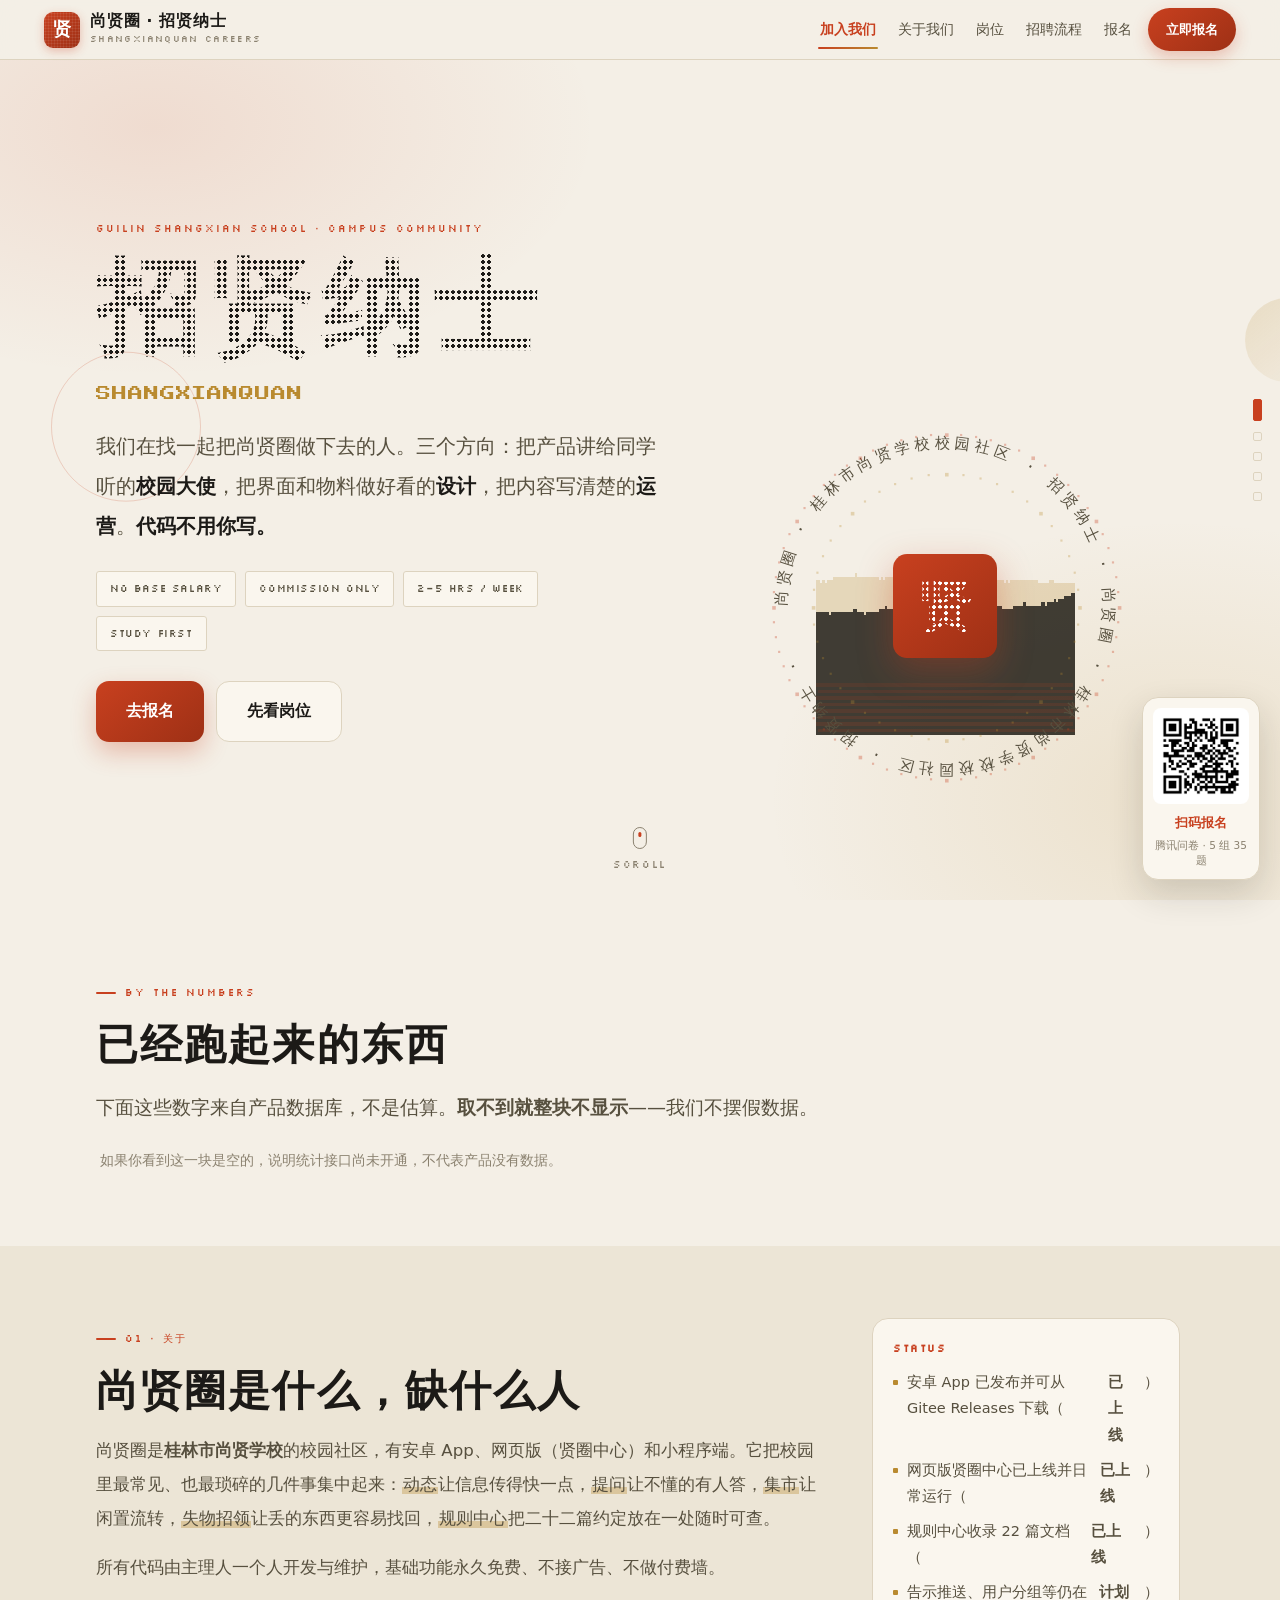
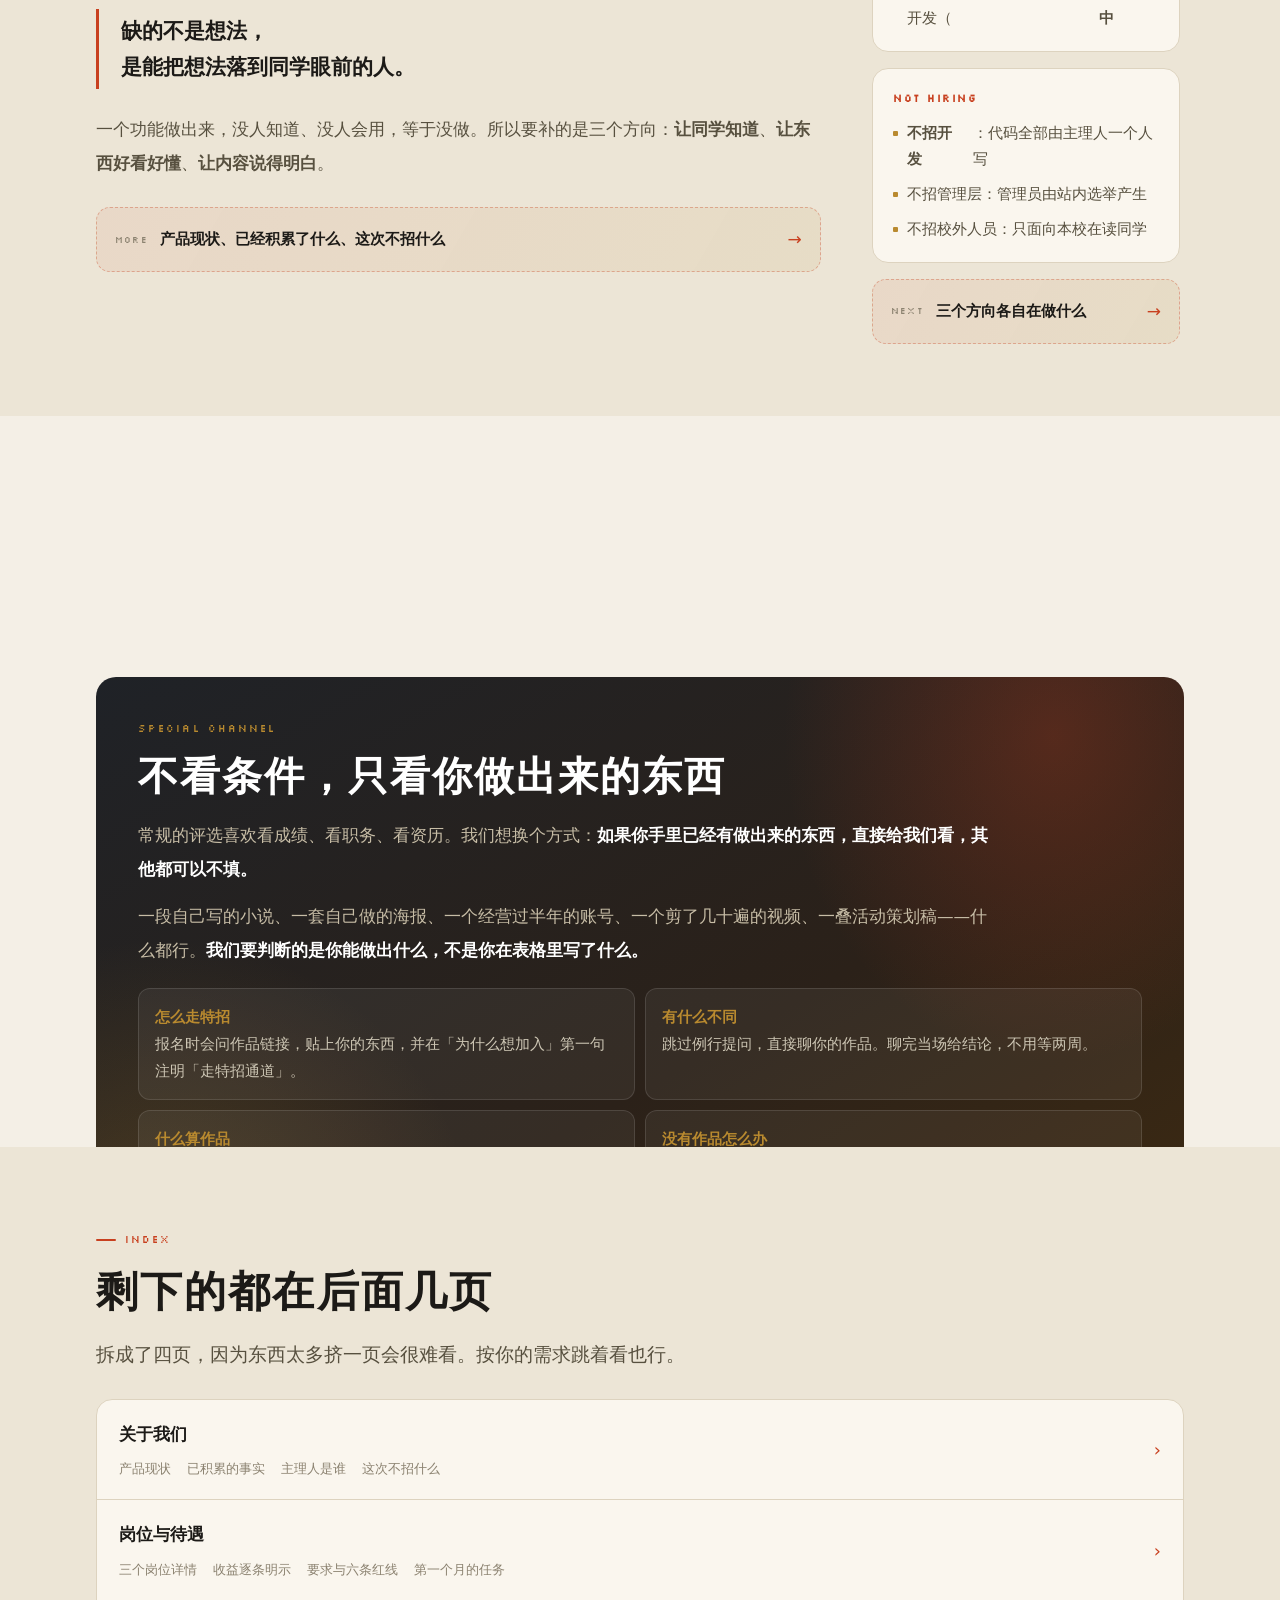
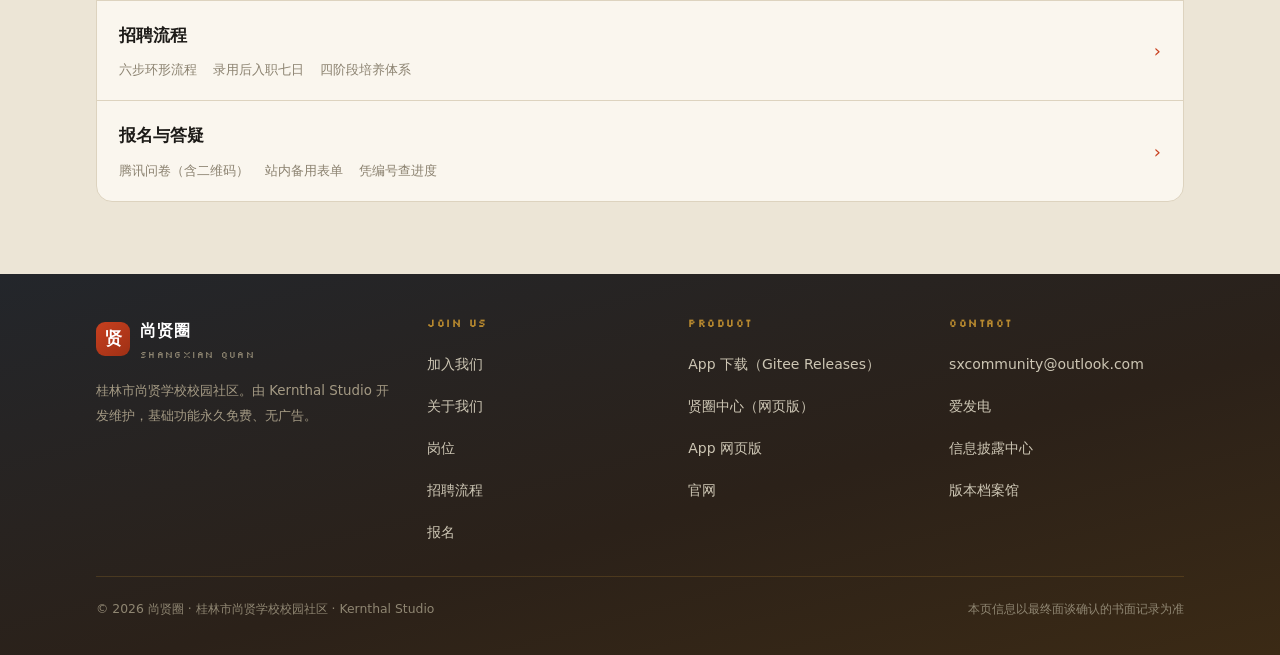
<file: career/index.html>
<!DOCTYPE html>
<html lang="zh-CN">
<head>
<meta charset="UTF-8" />
<meta name="viewport" content="width=device-width, initial-scale=1, viewport-fit=cover" />
<title>加入我们 · 尚贤圈招贤纳士</title>
<meta name="description" content="我们在找一起把尚贤圈做下去的人。校园大使 / 设计 / 运营，无底薪按提成，规则全写在明面上。" />
<meta name="theme-color" content="#c8401f" />
<link rel="stylesheet" href="./assets/career.css" />
</head>
<body data-page="index">
<div class="xprog" id="xprog"><i></i></div>
<header id="xbar"></header>

<!-- ═══════════ 首屏（全屏分节） ═══════════ -->
<section class="screen hero" id="hero">
  <i class="pxl" data-px="0.34" style="position:absolute;left:4%;top:10%;width:150px;height:150px;border:1.5px solid rgba(200,64,31,.2);border-radius:50%"></i>
  <i class="pxl" data-px="0.22" data-pxx="0.26" style="position:absolute;right:9%;top:16%;width:84px;height:84px;background:linear-gradient(140deg,rgba(185,138,47,.18),rgba(185,138,47,.03));border-radius:50%"></i>
  <i class="pxl" data-px="0.42" data-pxx="-0.2" style="position:absolute;left:16%;bottom:9%;width:52px;height:52px;border:1.5px dashed rgba(185,138,47,.34);border-radius:50%"></i>
  <div class="wrap screen-inner">
    <div class="hero-grid">
      <div>
        <div class="hero-kick" data-px="0.05">GUILIN SHANGXIAN SCHOOL · CAMPUS COMMUNITY</div>
        <h1><span class="cn">招贤纳士</span></h1>
        <div class="hero-en px" data-px="0.04">SHANGXIANQUAN</div>
        <p class="hero-sub rv">我们在找一起把尚贤圈做下去的人。三个方向：把产品讲给同学听的<b>校园大使</b>，把界面和物料做好看的<b>设计</b>，把内容写清楚的<b>运营</b>。<b>代码不用你写。</b></p>
        <div class="hero-tags rv d1">
          <span>NO BASE SALARY</span><span>COMMISSION ONLY</span><span>2–5 HRS / WEEK</span><span>STUDY FIRST</span>
        </div>
        <div class="hero-cta rv d2">
          <a class="btn btn-p" href="./apply.html">去报名</a>
          <a class="btn btn-g" href="./jobs.html">先看岗位</a>
        </div>
      </div>
      <div class="totem" id="totem"></div>
    </div>
  </div>
  <div class="scroll-hint"><i></i><span>SCROLL</span></div>
</section>

<!-- ═══════════ 数据看板（真数据，取不到自动隐藏） ═══════════ -->
<section class="sec" id="numbers">
  <div class="wrap">
    <div class="eyebrow rv">BY THE NUMBERS</div>
    <h2 class="rv">已经跑起来的东西</h2>
    <p class="lede rv d1">下面这些数字来自产品数据库，不是估算。<b>取不到就整块不显示</b>——我们不摆假数据。</p>
    <div class="stats rv d2" id="stats"></div>
    <p class="note rv d3" style="margin-top:22px">如果你看到这一块是空的，说明统计接口尚未开通，不代表产品没有数据。</p>
  </div>
</section>

<!-- ═══════════ 壹 · 关于 ═══════════ -->
<section class="sec alt" id="about">
  <div class="wrap eg">
    <div>
      <div class="eyebrow rv">01 · 关于</div>
      <h2 class="rv">尚贤圈是什么，缺什么人</h2>
      <div class="body rv d1">
        <p>尚贤圈是<b>桂林市尚贤学校</b>的校园社区，有安卓 App、网页版（贤圈中心）和小程序端。它把校园里最常见、也最琐碎的几件事集中起来：<em>动态</em>让信息传得快一点，<em>提问</em>让不懂的有人答，<em>集市</em>让闲置流转，<em>失物招领</em>让丢的东西更容易找回，<em>规则中心</em>把二十二篇约定放在一处随时可查。</p>
        <p>所有代码由主理人一个人开发与维护，基础功能永久免费、不接广告、不做付费墙。</p>
        <div class="pull">缺的不是想法，<br>是能把想法落到同学眼前的人。</div>
        <p>一个功能做出来，没人知道、没人会用，等于没做。所以要补的是三个方向：<b>让同学知道</b>、<b>让东西好看好懂</b>、<b>让内容说得明白</b>。</p>
      </div>
      <div style="margin-top:26px" class="rv d2">
        <a class="teaser" href="./about.html"><span class="tk">MORE</span><span class="tt">产品现状、已经积累了什么、这次不招什么</span><span class="ta">→</span></a>
      </div>
    </div>
    <aside class="rail">
      <div class="card rv">
        <h4>STATUS</h4>
        <ul>
          <li><i></i>安卓 App 已发布并可从 Gitee Releases 下载（<b>已上线</b>）</li>
          <li><i></i>网页版贤圈中心已上线并日常运行（<b>已上线</b>）</li>
          <li><i></i>规则中心收录 22 篇文档（<b>已上线</b>）</li>
          <li><i></i>告示推送、用户分组等仍在开发（<b>计划中</b>）</li>
        </ul>
      </div>
      <div class="card rv d1">
        <h4>NOT HIRING</h4>
        <ul>
          <li><i></i><b>不招开发</b>：代码全部由主理人一个人写</li>
          <li><i></i>不招管理层：管理员由站内选举产生</li>
          <li><i></i>不招校外人员：只面向本校在读同学</li>
        </ul>
      </div>
      <a class="teaser rv d2" href="./jobs.html"><span class="tk">NEXT</span><span class="tt">三个方向各自在做什么</span><span class="ta">→</span></a>
    </aside>
  </div>
</section>

<!-- ═══════════ 贰 · 特招通道 ═══════════ -->
<section class="sec" id="wild">
  <div class="wrap">
    <div class="wild rv px" data-px="0.05">
      <div class="wk">SPECIAL CHANNEL</div>
      <h2>不看条件，只看你做出来的东西</h2>
      <p>常规的评选喜欢看成绩、看职务、看资历。我们想换个方式：<b>如果你手里已经有做出来的东西，直接给我们看，其他都可以不填。</b></p>
      <p>一段自己写的小说、一套自己做的海报、一个经营过半年的账号、一个剪了几十遍的视频、一叠活动策划稿——什么都行。<b>我们要判断的是你能做出什么，不是你在表格里写了什么。</b></p>
      <div class="wlist">
        <div><b>怎么走特招</b><br>报名时会问作品链接，贴上你的东西，并在「为什么想加入」第一句注明「走特招通道」。</div>
        <div><b>有什么不同</b><br>跳过例行提问，直接聊你的作品。聊完当场给结论，不用等两周。</div>
        <div><b>什么算作品</b><br>不要求完整、不要求专业。半成品也算，只要你真的动手做了。</div>
        <div><b>没有作品怎么办</b><br>那就走常规通道，一样会被认真看。没有作品不代表不行，只代表你还没开始。</div>
      </div>
    </div>
  </div>
</section>

<!-- ═══════════ 章节导览 ═══════════ -->
<section class="sec alt" id="index">
  <div class="wrap">
    <div class="eyebrow rv">INDEX</div>
    <h2 class="rv">剩下的都在后面几页</h2>
    <p class="lede rv d1">拆成了四页，因为东西太多挤一页会很难看。按你的需求跳着看也行。</p>
    <div class="jlist rv d2" style="margin-top:26px">
      <a class="jrow" href="./about.html"><span class="jrow-l"><span class="jt">关于我们</span>
        <span class="jm"><span>产品现状</span><span>已积累的事实</span><span>主理人是谁</span><span>这次不招什么</span></span></span><span class="jrow-r">›</span></a>
      <a class="jrow" href="./jobs.html"><span class="jrow-l"><span class="jt">岗位与待遇</span>
        <span class="jm"><span>三个岗位详情</span><span>收益逐条明示</span><span>要求与六条红线</span><span>第一个月的任务</span></span></span><span class="jrow-r">›</span></a>
      <a class="jrow" href="./process.html"><span class="jrow-l"><span class="jt">招聘流程</span>
        <span class="jm"><span>六步环形流程</span><span>录用后入职七日</span><span>四阶段培养体系</span></span></span><span class="jrow-r">›</span></a>
      <a class="jrow" href="./apply.html"><span class="jrow-l"><span class="jt">报名与答疑</span>
        <span class="jm"><span>腾讯问卷（含二维码）</span><span>站内备用表单</span><span>凭编号查进度</span></span></span><span class="jrow-r">›</span></a>
    </div>
  </div>
</section>

<footer id="xfooter"></footer>
<script src="./assets/career.js"></script>
</body>
</html>
</file>
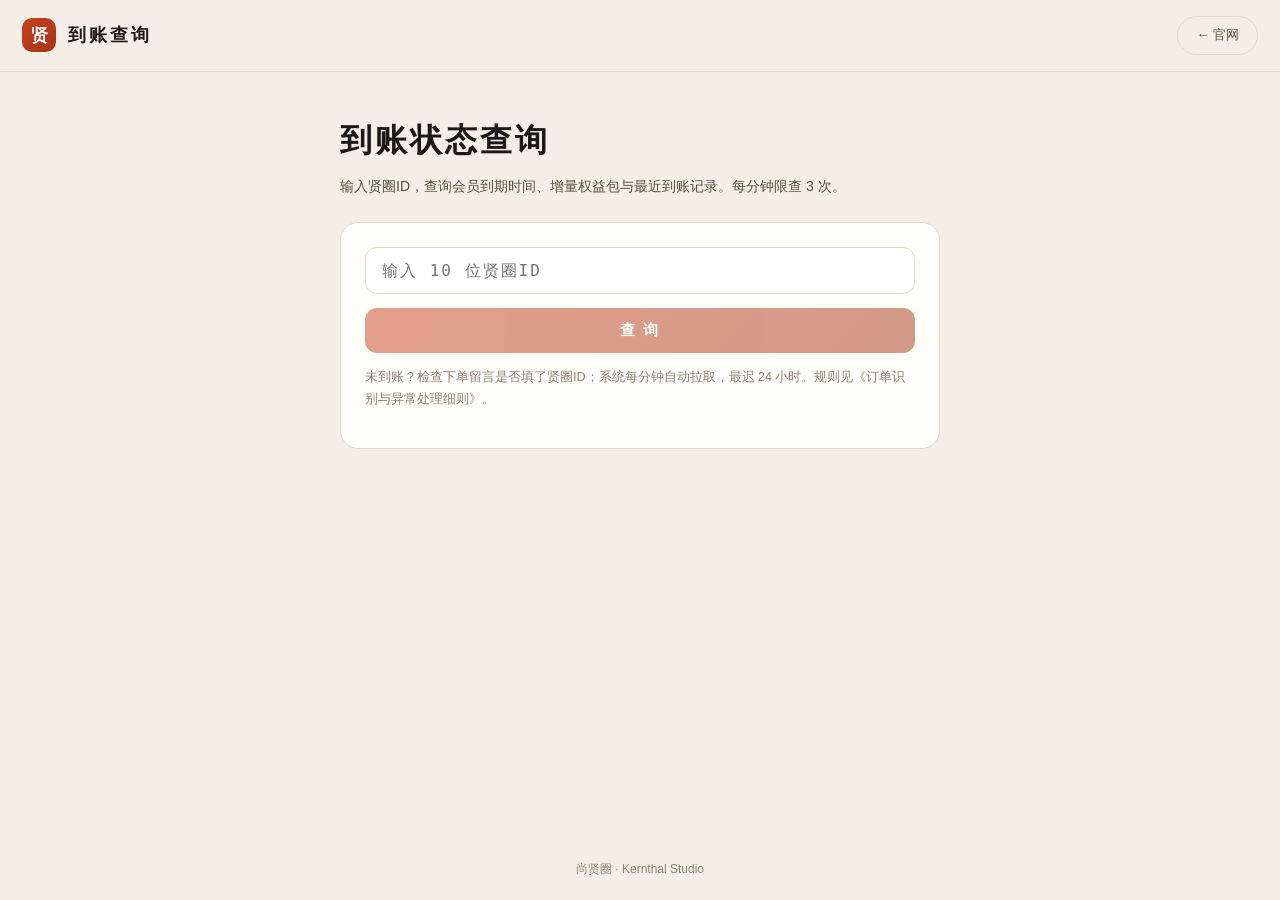
<file: check/index.html>
<!DOCTYPE html>
<html lang="zh-CN">
<head>
<meta charset="UTF-8">
<meta name="viewport" content="width=device-width, initial-scale=1, viewport-fit=cover">
<title>到账查询 · 尚贤圈</title>
<meta name="robots" content="noindex">
<meta name="theme-color" content="#f4efe6">
<style>
:root{--paper:#f4efe6;--paper2:#ece5d6;--ink:#1c1a17;--ink2:#57503f;--muted:#8d8271;--line:#e2dbcb;--cinnabar:#c8401f;--gold:#b98a2f;--serif:"Source Han Serif SC","Songti SC",serif;--sans:"PingFang SC","Microsoft YaHei",sans-serif}
*{box-sizing:border-box}
body{margin:0;background:var(--paper);color:var(--ink);font-family:var(--sans);line-height:1.75;min-height:100vh;display:flex;flex-direction:column}
.top{display:flex;align-items:center;gap:12px;padding:16px 22px;border-bottom:1px solid var(--line)}
.seal{width:34px;height:34px;border-radius:10px;background:linear-gradient(135deg,var(--cinnabar),#a53517);color:#fff;font-family:var(--serif);font-weight:900;font-size:17px;display:grid;place-items:center}
.brand{font-family:var(--serif);font-weight:900;font-size:18px;letter-spacing:3px}
.back{margin-left:auto;font-size:13px;color:var(--ink2);text-decoration:none;border:1px solid var(--line);border-radius:99px;padding:7px 18px}
.back:hover{border-color:var(--cinnabar);color:var(--cinnabar)}
.wrap{max-width:640px;margin:0 auto;width:100%;padding:40px 20px 80px;flex:1}
h1{font-family:var(--serif);font-size:clamp(24px,5vw,32px);letter-spacing:3px;margin:0 0 6px}
.sub{color:var(--ink2);font-size:14px;margin:0 0 24px}
.box{background:#fffdf7;border:1px solid var(--line);border-radius:18px;padding:24px}
.ipt{width:100%;padding:13px 16px;border:1.5px solid var(--line);border-radius:12px;font-size:16px;font-family:Georgia,monospace;letter-spacing:2px;background:#fff}
.ipt:focus{outline:none;border-color:var(--cinnabar)}
.btn{width:100%;margin-top:14px;padding:13px;border:none;border-radius:12px;background:linear-gradient(135deg,var(--cinnabar),#a53517);color:#fff;font-size:15px;font-weight:700;cursor:pointer;letter-spacing:2px}
.btn:disabled{opacity:.5;cursor:default}
.res{margin-top:18px;display:none}
.res.show{display:block}
.card{border:1px solid var(--line);border-radius:14px;background:#fff;padding:16px;margin-bottom:12px}
.card b{color:var(--cinnabar)}
.row{display:flex;justify-content:space-between;padding:8px 0;border-bottom:1px dashed var(--paper2);font-size:14px}
.row:last-child{border:none}
.row .k{color:var(--muted)}
.tip{font-size:12.5px;color:var(--muted);margin-top:14px}
.err{color:var(--cinnabar);font-weight:700}
footer{text-align:center;padding:20px;font-size:12px;color:var(--muted)}
</style>
</head>
<body>
<div class="top"><div class="seal">贤</div><div class="brand">到账查询</div><a class="back" href="../">← 官网</a></div>
<div class="wrap">
  <h1>到账状态查询</h1>
  <p class="sub">输入贤圈ID，查询会员到期时间、增量权益包与最近到账记录。每分钟限查 3 次。</p>
  <div class="box">
    <input class="ipt" id="xq" placeholder="输入 10 位贤圈ID" maxlength="14" autocomplete="off">
    <button class="btn" id="go" disabled="true">查 询</button>
    <div class="res" id="res"></div>
    <p class="tip">未到账？检查下单留言是否填了贤圈ID；系统每分钟自动拉取，最迟 24 小时。规则见《订单识别与异常处理细则》。</p>
  </div>
</div>
<footer>尚贤圈 · Kernthal Studio</footer>
<script>
const SB='https://gfxkpljewqchdbrepqia.supabase.co';
const ANON='eyJhbGciOiJIUzI1NiIsInR5cCI6IkpXVCJ9.eyJpc3MiOiJzdXBhYmFzZSIsInJlZiI6ImdmeGtwbGpld3FjaGRicmVwcWlhIiwicm9sZSI6ImFub24iLCJpYXQiOjE3ODc2MjA2NDIsImV4cCI6MjEwMzE5NjY0Mn0.VWr_iNA25QTviaFiwYMvTV43ZK3I7kEKXSYO5jHZrBY';
const ipt=document.getElementById('xq'),btn=document.getElementById('go'),res=document.getElementById('res');
ipt.addEventListener('input',()=>{btn.disabled=ipt.value.replace(/[^a-z0-9]/gi,'').length!==10});
btn.addEventListener('click',async()=>{
  const xq=ipt.value.replace(/[^a-z0-9]/gi,'');
  if(xq.length!==10)return;
  btn.disabled=true;btn.textContent='查询中…';res.className='res';res.innerHTML='查询中…';
  try{
    const r=await fetch(SB+'/rest/v1/rpc/rpc_public_check',{method:'POST',headers:{apikey:ANON,Authorization:'Bearer '+ANON,'Content-Type':'application/json'},body:JSON.stringify({p_xq:xq})});
    const j=await r.json();
    if(j.ok===false){res.innerHTML='<div class="err">'+(j.error||'查询失败')+'</div>';}
    else if(!j.found){res.innerHTML='<div class="err">未找到该贤圈ID（10位字符，注意 0/O、1/I 区分）</div>';}
    else{
      const vip=j.vip_active?'<b>会员生效中</b>（至 '+j.vip_until.slice(0,10)+'）':(j.vip_until?'<b style="color:#888">已过期</b>（'+j.vip_until.slice(0,10)+'）':'从未开通会员');
      const perks=Object.entries(j.perks||{}).map(([k,v])=>k+' +'+v).join('、')||'无增量包';
      const orders=(j.recent||[]).map(o=>'<div class="row"><span class="k">'+o.plan+'</span><span>'+(o.applied?'✓ 已到账':'待处理')+' · ¥'+o.amount+'</span></div>').join('')||'<div class="row"><span class="k">暂无订单</span></div>';
      res.innerHTML='<div class="card"><div class="row"><span class="k">会员</span><span>'+vip+'</span></div><div class="row"><span class="k">增量包</span><span>'+perks+'</span></div></div><div class="card">'+orders+'</div>';
    }
  }catch(e){res.innerHTML='<div class="err">网络异常，稍后重试</div>';}
  btn.disabled=false;btn.textContent='查 询';
});
</script>
</body>
</html>
</file>
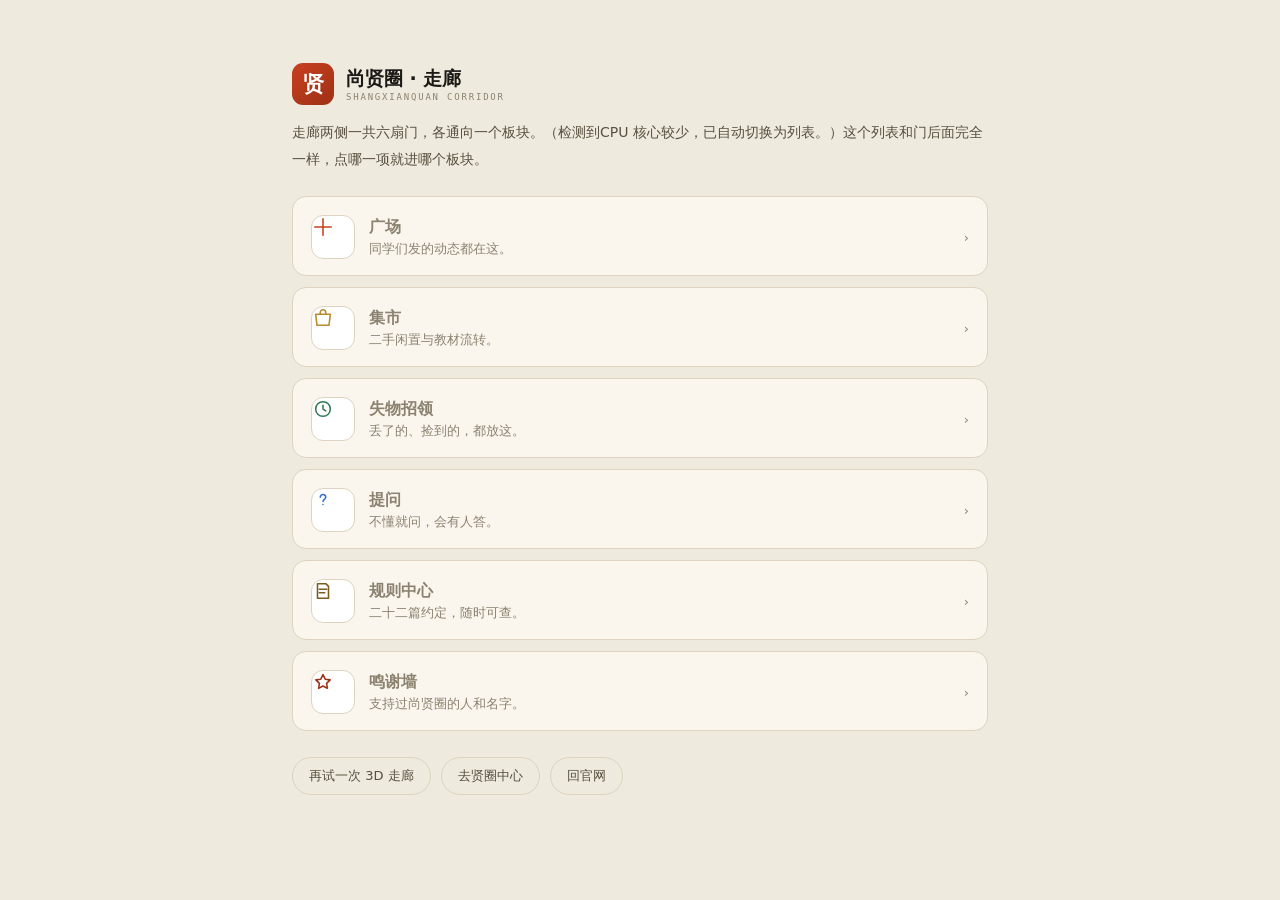
<file: corridor/index.html>
<!DOCTYPE html>
<html lang="zh-CN">
<head>
<meta charset="UTF-8" />
<meta name="viewport" content="width=device-width, initial-scale=1, viewport-fit=cover" />
<title>走廊 · 尚贤圈</title>
<meta name="description" content="尚贤圈交互走廊：一条手绘教学楼走廊，走廊两侧的门分别通向广场、集市、失物招领、提问、规则中心与鸣谢墙。" />
<meta name="theme-color" content="#c8401f" />
<style>
:root{
  --paper:#f4efe6; --ink:#1c1a17; --ink2:#57503f; --muted:#8b8270;
  --cinnabar:#c8401f; --gold:#b98a2f; --line:#ddd3bf; --card:#faf6ee;
  --mono:"Cascadia Mono","JetBrains Mono",Consolas,"SF Mono",Menlo,monospace;
}
*{margin:0;padding:0;box-sizing:border-box}
html,body{height:100%;overflow:hidden;background:#efeade;color:var(--ink);
  font-family:-apple-system,BlinkMacSystemFont,"PingFang SC","Microsoft YaHei",system-ui,sans-serif}
a{color:inherit;text-decoration:none}
body.lock{overflow:hidden}

/* ── 画布 ── */
#gl{position:fixed;inset:0;display:block;touch-action:none;cursor:grab}
#gl.dragging{cursor:grabbing}
#gl.on-door{cursor:pointer}

/* ── HUD ── */
.hud{position:fixed;inset:0;pointer-events:none;z-index:10}
.hud>*{pointer-events:auto}
.hud-tl{position:absolute;left:clamp(14px,3vw,28px);top:clamp(14px,2.5vh,24px);display:flex;align-items:center;gap:11px}
.hud-seal{
  width:38px;height:38px;border-radius:10px;background:linear-gradient(140deg,var(--cinnabar),#9e3015);
  color:#fff;display:grid;place-items:center;font-weight:900;font-size:19px;
  font-family:Georgia,"Songti SC",serif;box-shadow:0 4px 14px rgba(200,64,31,.32)
}
.hud-t{font-size:15px;font-weight:800;letter-spacing:.04em;line-height:1.25}
.hud-t small{display:block;font-family:var(--mono);font-size:9px;letter-spacing:.18em;color:var(--muted);font-weight:600}
.hud-tr{position:absolute;right:clamp(14px,3vw,28px);top:clamp(14px,2.5vh,24px);display:flex;gap:8px;align-items:center}
.hud-btn{
  border:1.5px solid var(--line);background:rgba(250,246,238,.9);-webkit-backdrop-filter:blur(8px);backdrop-filter:blur(8px);
  border-radius:99px;padding:8px 15px;font-size:12.5px;font-weight:700;color:var(--ink2);cursor:pointer;
  font-family:inherit;transition:all .18s ease;white-space:nowrap
}
.hud-btn:hover{border-color:var(--cinnabar);color:var(--cinnabar);transform:translateY(-1px)}
.hud-btn.on{background:var(--cinnabar);border-color:var(--cinnabar);color:#fff}

/* 底部提示（学原版的 EXPLORER 条） */
.hud-bc{position:absolute;left:50%;bottom:clamp(18px,4vh,34px);transform:translateX(-50%);width:min(560px,92vw);text-align:center}
.hud-card{
  background:rgba(250,246,238,.94);-webkit-backdrop-filter:blur(10px);backdrop-filter:blur(10px);
  border:1.5px solid var(--line);border-radius:14px;padding:12px 18px;
  box-shadow:0 14px 40px rgba(31,28,24,.16)
}
.hud-card b{display:block;font-family:var(--mono);font-size:10px;letter-spacing:.22em;color:var(--cinnabar);margin-bottom:5px}
.hud-card p{font-size:13.4px;color:var(--ink2);line-height:1.7}
.hud-card kbd{
  font-family:var(--mono);font-size:11.5px;background:#fff;border:1px solid var(--line);
  border-radius:5px;padding:1px 6px;margin:0 2px
}

/* 门牌（悬停时出现的大标题） */
.hud-door{
  position:absolute;left:50%;top:44%;transform:translate(-50%,-50%);
  text-align:center;opacity:0;transition:opacity .22s ease;pointer-events:none
}
.hud-door.on{opacity:1}
.hud-door b{
  display:block;font-size:clamp(26px,5vw,46px);font-weight:900;letter-spacing:.08em;
  font-family:var(--mono);color:var(--ink);text-shadow:0 2px 0 #fff,0 0 22px rgba(244,239,230,.9)
}
.hud-door span{display:block;margin-top:8px;font-size:13.5px;color:var(--cinnabar);letter-spacing:.1em;font-weight:700}

/* 进度（走廊走到第几扇门） */
.hud-dots{position:absolute;right:clamp(14px,3vw,26px);top:50%;transform:translateY(-50%);display:flex;flex-direction:column;gap:9px}
.hud-dots i{width:8px;height:8px;border-radius:2px;border:1.5px solid var(--line);background:transparent;transition:all .22s ease}
.hud-dots i.on{background:var(--cinnabar);border-color:var(--cinnabar);height:20px}

/* ── 手绘加载页 ── */
.loader{
  position:fixed;inset:0;z-index:50;background:#efeade;
  display:grid;place-items:center;transition:opacity .55s ease,visibility .55s ease
}
.loader.done{opacity:0;visibility:hidden}
.loader-in{text-align:center;width:min(420px,86vw)}
.loader-in svg{width:100%;height:auto;overflow:visible}
.loader-t{font-family:var(--mono);font-size:11px;letter-spacing:.24em;color:var(--muted);margin-top:16px}
.loader-bar{margin-top:12px;height:4px;border-radius:99px;background:var(--line);overflow:hidden}
.loader-bar i{display:block;height:100%;width:0;background:linear-gradient(90deg,var(--cinnabar),var(--gold));transition:width .3s ease}
.draw{stroke-dasharray:var(--len);stroke-dashoffset:var(--len);animation:draw 1.5s ease forwards}
@keyframes draw{to{stroke-dashoffset:0}}

/* ── 保底列表（低端机 / 无 WebGL / 关闭 3D 时） ── */
.fallback{position:fixed;inset:0;z-index:40;background:#efeade;overflow-y:auto;display:none}
.fallback.on{display:block}
.fb-wrap{max-width:760px;margin:0 auto;padding:clamp(28px,7vh,72px) clamp(18px,4vw,32px) 60px}
.fb-h{display:flex;align-items:center;gap:12px;margin-bottom:8px}
.fb-h .seal{width:42px;height:42px;border-radius:11px;background:linear-gradient(140deg,var(--cinnabar),#9e3015);color:#fff;display:grid;place-items:center;font-weight:900;font-size:21px;font-family:Georgia,"Songti SC",serif}
.fb-h b{font-size:19px;font-weight:900}
.fb-h small{display:block;font-family:var(--mono);font-size:9px;letter-spacing:.2em;color:var(--muted)}
.fb-sub{font-size:14px;color:var(--ink2);line-height:1.9;margin:14px 0 24px}
.fb-list{display:grid;gap:11px}
.fb-item{
  display:flex;align-items:center;gap:14px;padding:16px 18px;background:var(--card);
  border:1.5px solid var(--line);border-radius:14px;transition:all .2s ease
}
.fb-item:hover{border-color:var(--cinnabar);transform:translateY(-3px);box-shadow:0 12px 28px rgba(31,28,24,.1)}
.fb-ic{flex:0 0 auto;width:44px;height:44px;border-radius:12px;background:#fff;border:1.5px solid var(--line);display:grid;place-items:center}
.fb-item b{display:block;font-size:16px;font-weight:800}
.fb-item span{display:block;font-size:13px;color:var(--muted);margin-top:2px}
.fb-ar{margin-left:auto;color:var(--cinnabar);font-size:19px}
.fb-foot{margin-top:26px;display:flex;flex-wrap:wrap;gap:10px}
.fb-foot a{font-size:13px;padding:9px 16px;border-radius:99px;border:1.5px solid var(--line);color:var(--ink2);transition:all .18s ease}
.fb-foot a:hover{border-color:var(--cinnabar);color:var(--cinnabar)}

/* 无障碍 / SEO：3D 画布的语义回退（爬虫与读屏可见） */
.sr-only-seo{position:absolute;width:1px;height:1px;padding:0;margin:-1px;overflow:hidden;clip:rect(0,0,0,0);white-space:nowrap;border:0}

@media(max-width:700px){
  .hud-dots{display:none}
  .hud-card p{font-size:12.6px}
}
@media(prefers-reduced-motion:reduce){
  .draw{animation:none;stroke-dashoffset:0}
}
</style>
</head>
<body>

<canvas id="gl" aria-label="尚贤圈手绘走廊"></canvas>

<!-- 手绘加载页 -->
<div class="loader" id="loader">
  <div class="loader-in">
    <svg viewBox="0 0 400 160" fill="none" stroke="#1c1a17" stroke-linecap="round" stroke-linejoin="round">
      <!-- 走廊透视线稿：逐笔画出 -->
      <g stroke-width="1.6">
        <path class="draw" style="--len:220" d="M10 130 L140 74"/>
        <path class="draw" style="--len:220" d="M390 130 L260 74"/>
        <path class="draw" style="--len:70" d="M140 74 L260 74"/>
        <path class="draw" style="--len:120" d="M10 130 L10 42"/>
        <path class="draw" style="--len:120" d="M390 130 L390 42"/>
        <path class="draw" style="--len:220" d="M10 42 L140 86"/>
        <path class="draw" style="--len:220" d="M390 42 L260 86"/>
        <path class="draw" style="--len:180" d="M140 74 L140 92"/>
        <path class="draw" style="--len:180" d="M260 74 L260 92"/>
        <path class="draw" style="--len:130" d="M140 92 L260 92"/>
      </g>
      <!-- 批注线（手绘感） -->
      <g stroke="#c8401f" stroke-width="1.2" opacity=".85">
        <path class="draw" style="--len:60" d="M172 116 L172 128 M172 128 L206 128"/>
        <path class="draw" style="--len:40" d="M338 100 q6 -8 12 0" stroke="#b98a2f"/>
      </g>
      <g stroke="#8b8270" stroke-width="1" opacity=".6">
        <path class="draw" style="--len:150" d="M30 146 L120 146"/>
        <path class="draw" style="--len:150" d="M280 146 L370 146"/>
      </g>
    </svg>
    <div class="loader-t">正在画走廊</div>
    <div class="loader-bar"><i id="ldBar"></i></div>
  </div>
</div>

<!-- 保底列表（低端机 / 无 WebGL / 手动关闭 3D 时显示） -->
<div class="fallback" id="fallback">
  <div class="fb-wrap">
    <div class="fb-h">
      <span class="seal">贤</span>
      <span><b>尚贤圈 · 走廊</b><small>SHANGXIANQUAN CORRIDOR</small></span>
    </div>
    <p class="fb-sub" id="fbSub">走廊两侧一共六扇门，各通向一个板块。你的设备或浏览器暂时跑不动 3D 场景，所以用这个列表代替——内容和门后面完全一样。</p>
    <div class="fb-list" id="fbList"></div>
    <div class="fb-foot">
      <a id="fbRetry" href="#">再试一次 3D 走廊</a>
      <a href="https://sxcommunity.github.io/xq-center/">去贤圈中心</a>
      <a href="https://kernthal.github.io/shangxianquan-official/">回官网</a>
    </div>
  </div>
</div>

<!-- HUD -->
<div class="hud">
  <div class="hud-tl">
    <span class="hud-seal">贤</span>
    <span class="hud-t">尚贤圈 <small>CORRIDOR</small></span>
  </div>

  <div class="hud-tr">
    <button class="hud-btn" id="btnAudio" aria-pressed="false">声音 关</button>
    <button class="hud-btn" id="btnFlat">列表模式</button>
    <a class="hud-btn" href="https://kernthal.github.io/shangxianquan-official/">返回官网</a>
  </div>

  <div class="hud-dots" id="hudDots"></div>

  <div class="hud-door" id="hudDoor"><b></b><span></span></div>

  <div class="hud-bc">
    <div class="hud-card">
      <b>EXPLORER</b>
      <p id="hintText">滚动鼠标滚轮，或按 <kbd>↑</kbd> <kbd>↓</kbd>，沿走廊前进。把准星对准门，点一下进去。</p>
    </div>
  </div>
</div>

<!-- 无障碍 / SEO 语义回退 -->
<nav class="sr-only-seo" aria-label="尚贤圈走廊各板块">
  <h1>尚贤圈 · 走廊</h1>
  <p>一条手绘教学楼走廊，两侧六扇门分别通向尚贤圈的六个板块。</p>
  <ul id="seoList"></ul>
</nav>

<script type="module" src="./corridor.js"></script>
</body>
</html>
</file>
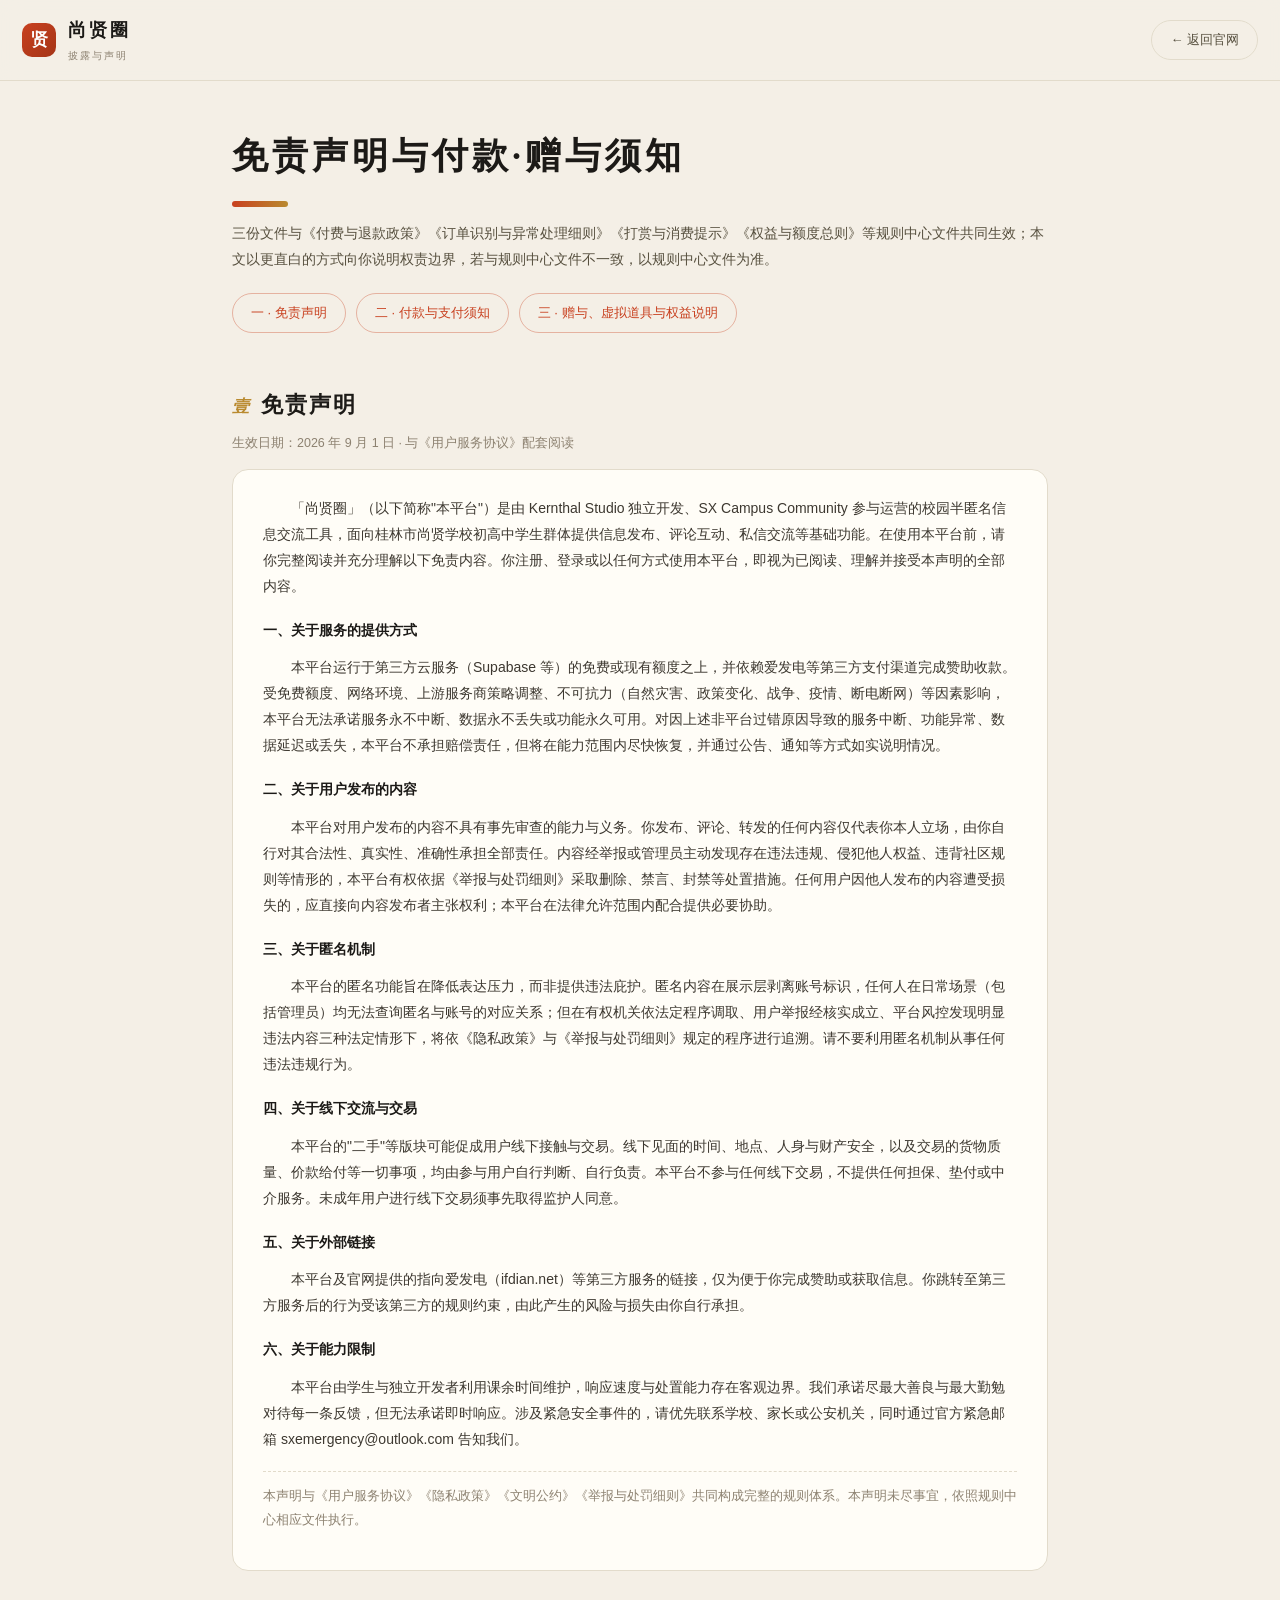
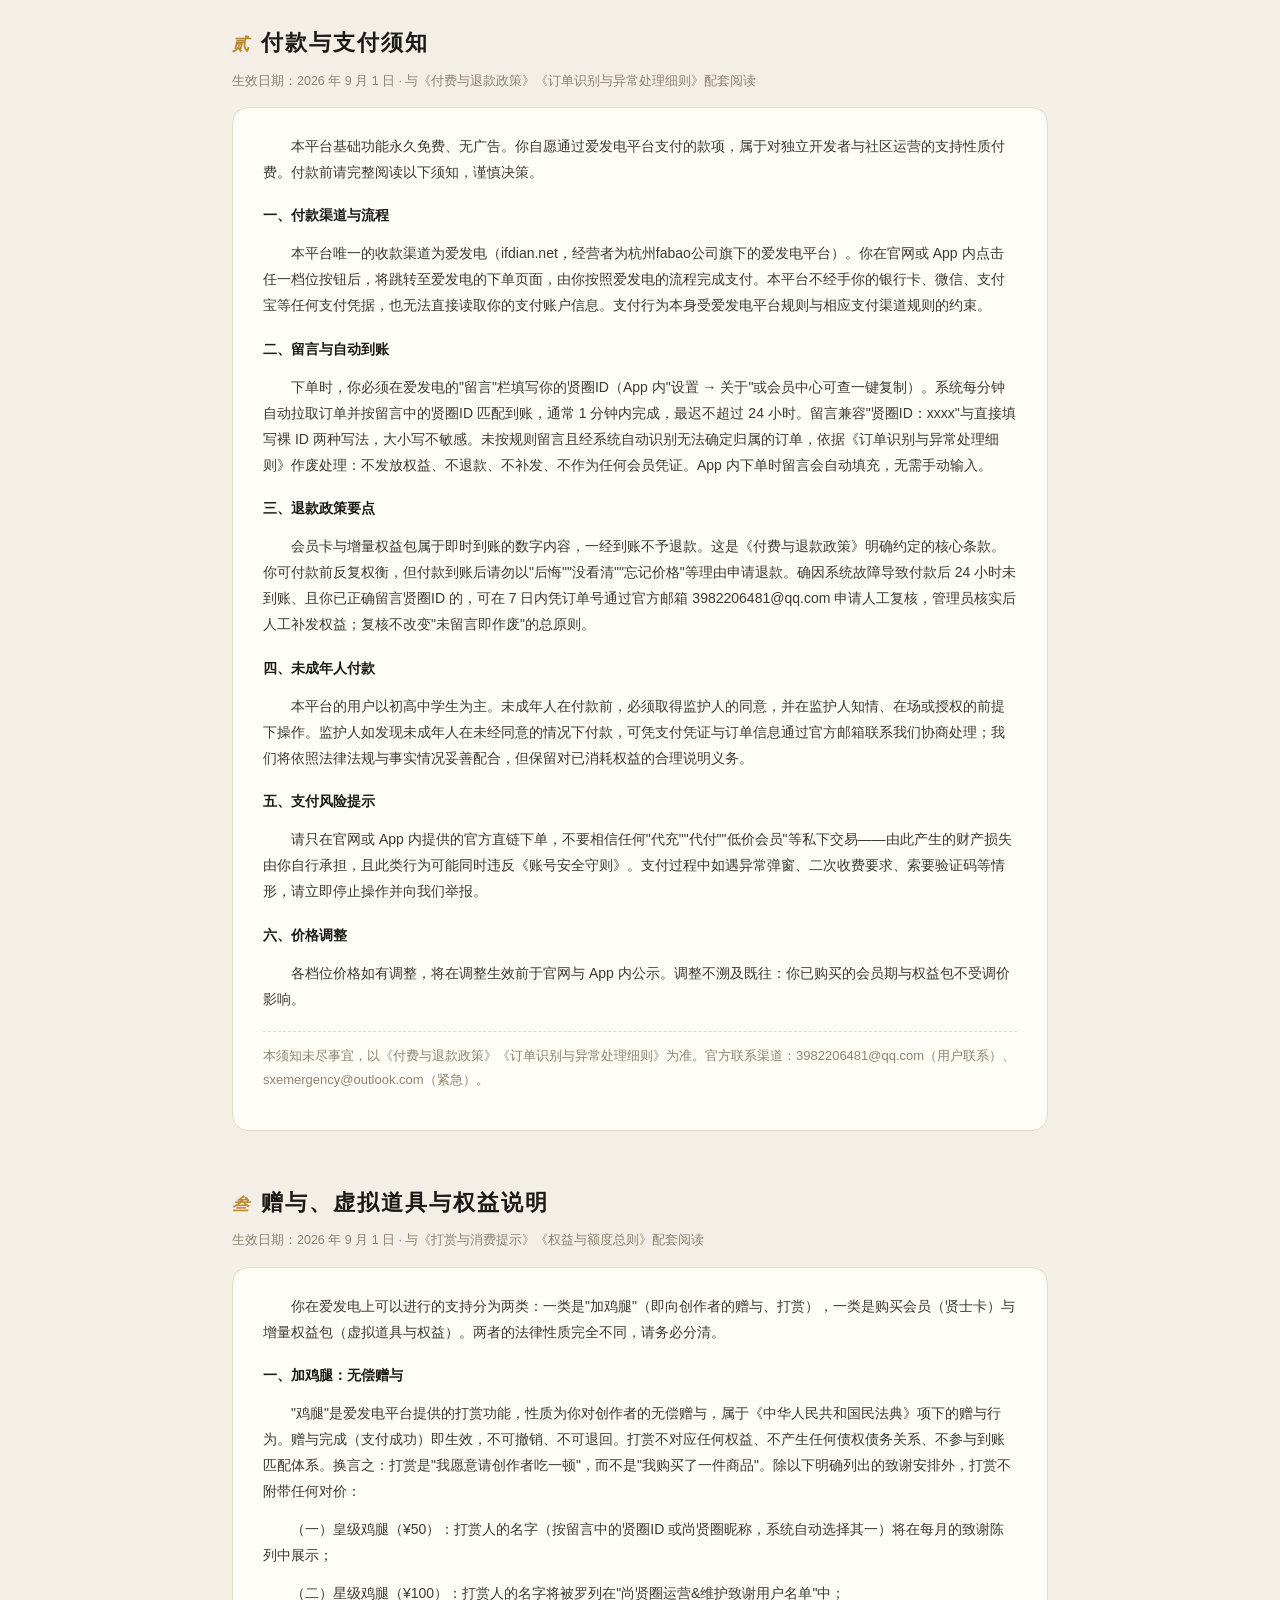
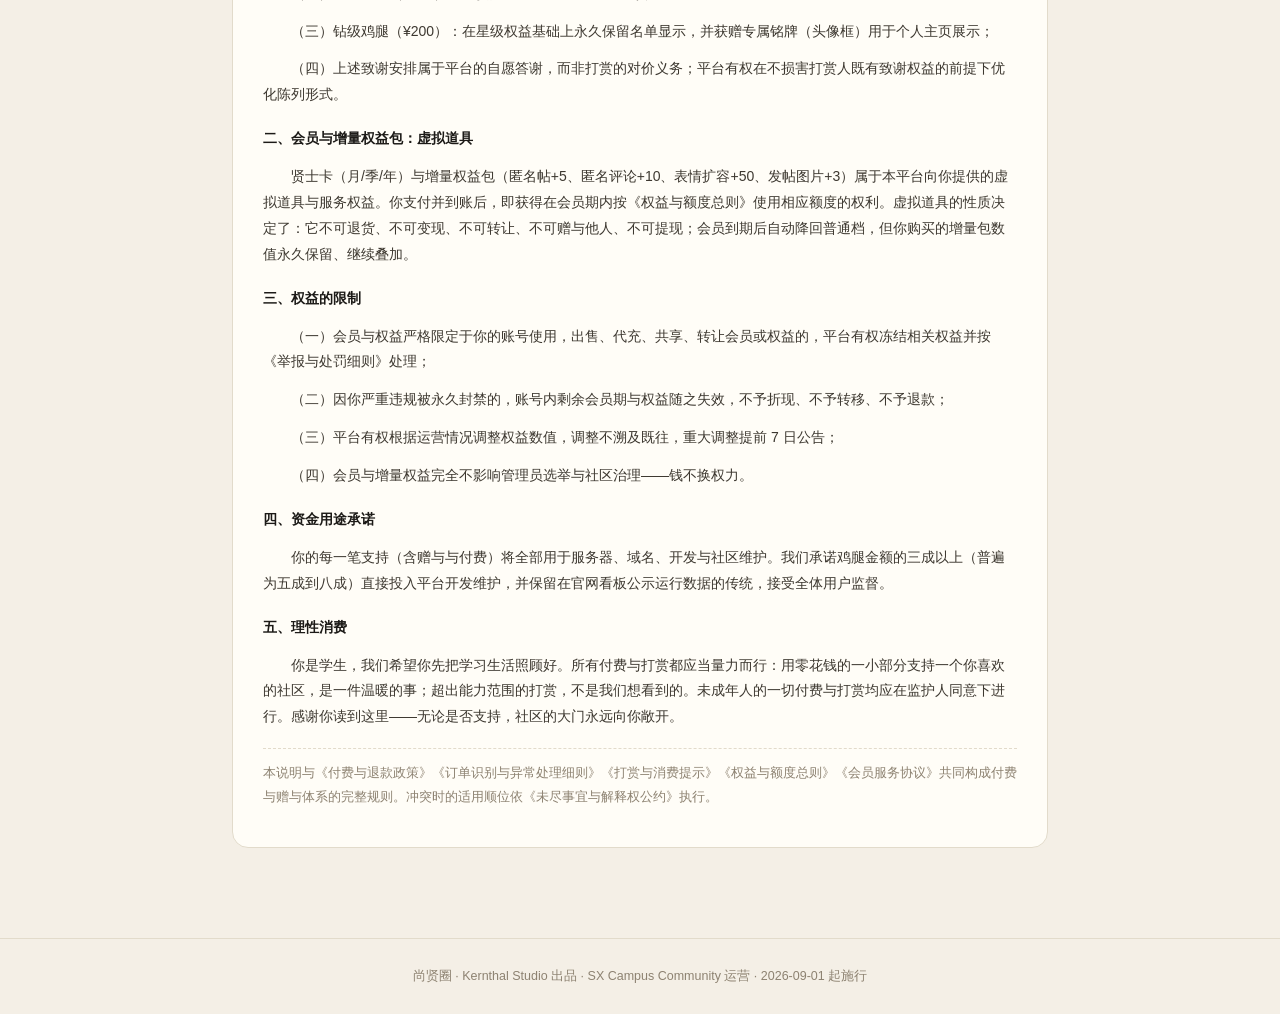
<file: disclosure/index.html>
<!DOCTYPE html>
<html lang="zh-CN">
<head>
<meta charset="UTF-8">
<meta name="viewport" content="width=device-width, initial-scale=1, viewport-fit=cover">
<title>免责声明 · 付款与赠与须知 · 尚贤圈</title>
<meta name="description" content="尚贤圈免责声明、付款与支付须知、赠与虚拟道具与权益说明：付费、打赏（加鸡腿）、会员与增量权益的权责边界与注意事项。">
<meta name="robots" content="index,follow">
<meta name="theme-color" content="#f4efe6">
<style>
:root{--paper:#f4efe6;--paper2:#ece5d6;--ink:#1c1a17;--ink2:#57503f;--muted:#8d8271;--line:#e2dbcb;--cinnabar:#c8401f;--cinnabar2:#a53517;--gold:#b98a2f;--serif:"Source Han Serif SC","Noto Serif SC","Songti SC","STSong",serif;--sans:"Source Han Sans SC","Noto Sans SC","PingFang SC","Microsoft YaHei",sans-serif}
*{box-sizing:border-box}
html{scroll-behavior:smooth}
body{margin:0;background:var(--paper);color:var(--ink);font-family:var(--sans);line-height:1.85}
.top{position:sticky;top:0;z-index:10;display:flex;align-items:center;gap:12px;background:rgba(244,239,230,.92);backdrop-filter:blur(10px);border-bottom:1px solid var(--line);padding:14px 22px}
.seal{width:34px;height:34px;border-radius:10px;background:linear-gradient(135deg,var(--cinnabar),var(--cinnabar2));color:#fff;font-family:var(--serif);font-weight:900;font-size:17px;display:flex;align-items:center;justify-content:center}
.brand{font-family:var(--serif);font-weight:900;font-size:18px;letter-spacing:3px}
.brand small{display:block;font-size:10px;color:var(--muted);letter-spacing:2px;font-weight:400}
.back{margin-left:auto;font-size:13px;color:var(--ink2);text-decoration:none;border:1px solid var(--line);border-radius:999px;padding:7px 18px;transition:.25s}
.back:hover{color:#fff;background:var(--cinnabar);border-color:var(--cinnabar)}
.wrap{max-width:860px;margin:0 auto;padding:42px 22px 90px}
h1{font-family:var(--serif);font-weight:900;font-size:clamp(26px,5vw,36px);letter-spacing:4px;margin:0 0 8px}
h1::after{content:"";display:block;width:56px;height:6px;border-radius:3px;background:linear-gradient(90deg,var(--cinnabar),var(--gold));margin-top:12px}
.sub{color:var(--ink2);font-size:14px;margin:14px 0 8px}
.toc{display:flex;flex-wrap:wrap;gap:10px;margin:20px 0 8px}
.toc a{font-size:13px;color:var(--cinnabar);text-decoration:none;border:1px solid rgba(200,64,31,.35);border-radius:999px;padding:7px 18px;transition:.2s}
.toc a:hover{background:var(--cinnabar);color:#fff}
h2{font-family:var(--serif);font-weight:900;font-size:22px;letter-spacing:2px;margin:52px 0 6px;scroll-margin-top:80px}
h2 .no{color:var(--gold);font-style:italic;font-family:Georgia,serif;margin-right:10px;font-size:17px}
.meta{font-size:12.5px;color:var(--muted);margin:0 0 14px}
.paper{background:#fffdf7;border:1px solid var(--line);border-radius:16px;padding:26px 30px}
.paper p{margin:0 0 12px;font-size:14px;color:#3d3830;text-indent:2em}
.paper p.hd{font-weight:800;color:var(--ink);text-indent:0;margin-top:18px}
.paper p.note{font-size:13px;color:var(--muted);text-indent:0;border-top:1px dashed var(--line);padding-top:12px;margin-top:18px}
footer{border-top:1px solid var(--line);padding:26px;text-align:center;font-size:12.5px;color:var(--muted)}
@media (max-width:640px){.paper{padding:20px 18px}}
</style>
</head>
<body>
<div class="top">
  <div class="seal">贤</div>
  <div class="brand">尚贤圈<small>披露与声明</small></div>
  <a class="back" href="../">← 返回官网</a>
</div>
<div class="wrap">
  <h1>免责声明与付款·赠与须知</h1>
  <p class="sub">三份文件与《付费与退款政策》《订单识别与异常处理细则》《打赏与消费提示》《权益与额度总则》等规则中心文件共同生效；本文以更直白的方式向你说明权责边界，若与规则中心文件不一致，以规则中心文件为准。</p>
  <div class="toc">
    <a href="#d1">一 · 免责声明</a>
    <a href="#d2">二 · 付款与支付须知</a>
    <a href="#d3">三 · 赠与、虚拟道具与权益说明</a>
  </div>

  <!-- ================= 一 · 免责声明 ================= -->
  <h2 id="d1"><span class="no">壹</span>免责声明</h2>
  <p class="meta">生效日期：2026 年 9 月 1 日 · 与《用户服务协议》配套阅读</p>
  <div class="paper">
    <p>「尚贤圈」（以下简称"本平台"）是由 Kernthal Studio 独立开发、SX Campus Community 参与运营的校园半匿名信息交流工具，面向桂林市尚贤学校初高中学生群体提供信息发布、评论互动、私信交流等基础功能。在使用本平台前，请你完整阅读并充分理解以下免责内容。你注册、登录或以任何方式使用本平台，即视为已阅读、理解并接受本声明的全部内容。</p>
    <p class="hd">一、关于服务的提供方式</p>
    <p>本平台运行于第三方云服务（Supabase 等）的免费或现有额度之上，并依赖爱发电等第三方支付渠道完成赞助收款。受免费额度、网络环境、上游服务商策略调整、不可抗力（自然灾害、政策变化、战争、疫情、断电断网）等因素影响，本平台无法承诺服务永不中断、数据永不丢失或功能永久可用。对因上述非平台过错原因导致的服务中断、功能异常、数据延迟或丢失，本平台不承担赔偿责任，但将在能力范围内尽快恢复，并通过公告、通知等方式如实说明情况。</p>
    <p class="hd">二、关于用户发布的内容</p>
    <p>本平台对用户发布的内容不具有事先审查的能力与义务。你发布、评论、转发的任何内容仅代表你本人立场，由你自行对其合法性、真实性、准确性承担全部责任。内容经举报或管理员主动发现存在违法违规、侵犯他人权益、违背社区规则等情形的，本平台有权依据《举报与处罚细则》采取删除、禁言、封禁等处置措施。任何用户因他人发布的内容遭受损失的，应直接向内容发布者主张权利；本平台在法律允许范围内配合提供必要协助。</p>
    <p class="hd">三、关于匿名机制</p>
    <p>本平台的匿名功能旨在降低表达压力，而非提供违法庇护。匿名内容在展示层剥离账号标识，任何人在日常场景（包括管理员）均无法查询匿名与账号的对应关系；但在有权机关依法定程序调取、用户举报经核实成立、平台风控发现明显违法内容三种法定情形下，将依《隐私政策》与《举报与处罚细则》规定的程序进行追溯。请不要利用匿名机制从事任何违法违规行为。</p>
    <p class="hd">四、关于线下交流与交易</p>
    <p>本平台的"二手"等版块可能促成用户线下接触与交易。线下见面的时间、地点、人身与财产安全，以及交易的货物质量、价款给付等一切事项，均由参与用户自行判断、自行负责。本平台不参与任何线下交易，不提供任何担保、垫付或中介服务。未成年用户进行线下交易须事先取得监护人同意。</p>
    <p class="hd">五、关于外部链接</p>
    <p>本平台及官网提供的指向爱发电（ifdian.net）等第三方服务的链接，仅为便于你完成赞助或获取信息。你跳转至第三方服务后的行为受该第三方的规则约束，由此产生的风险与损失由你自行承担。</p>
    <p class="hd">六、关于能力限制</p>
    <p>本平台由学生与独立开发者利用课余时间维护，响应速度与处置能力存在客观边界。我们承诺尽最大善良与最大勤勉对待每一条反馈，但无法承诺即时响应。涉及紧急安全事件的，请优先联系学校、家长或公安机关，同时通过官方紧急邮箱 sxemergency@outlook.com 告知我们。</p>
    <p class="note">本声明与《用户服务协议》《隐私政策》《文明公约》《举报与处罚细则》共同构成完整的规则体系。本声明未尽事宜，依照规则中心相应文件执行。</p>
  </div>

  <!-- ================= 二 · 付款与支付须知 ================= -->
  <h2 id="d2"><span class="no">贰</span>付款与支付须知</h2>
  <p class="meta">生效日期：2026 年 9 月 1 日 · 与《付费与退款政策》《订单识别与异常处理细则》配套阅读</p>
  <div class="paper">
    <p>本平台基础功能永久免费、无广告。你自愿通过爱发电平台支付的款项，属于对独立开发者与社区运营的支持性质付费。付款前请完整阅读以下须知，谨慎决策。</p>
    <p class="hd">一、付款渠道与流程</p>
    <p>本平台唯一的收款渠道为爱发电（ifdian.net，经营者为杭州fabao公司旗下的爱发电平台）。你在官网或 App 内点击任一档位按钮后，将跳转至爱发电的下单页面，由你按照爱发电的流程完成支付。本平台不经手你的银行卡、微信、支付宝等任何支付凭据，也无法直接读取你的支付账户信息。支付行为本身受爱发电平台规则与相应支付渠道规则的约束。</p>
    <p class="hd">二、留言与自动到账</p>
    <p>下单时，你必须在爱发电的"留言"栏填写你的贤圈ID（App 内"设置 → 关于"或会员中心可查一键复制）。系统每分钟自动拉取订单并按留言中的贤圈ID 匹配到账，通常 1 分钟内完成，最迟不超过 24 小时。留言兼容"贤圈ID：xxxx"与直接填写裸 ID 两种写法，大小写不敏感。未按规则留言且经系统自动识别无法确定归属的订单，依据《订单识别与异常处理细则》作废处理：不发放权益、不退款、不补发、不作为任何会员凭证。App 内下单时留言会自动填充，无需手动输入。</p>
    <p class="hd">三、退款政策要点</p>
    <p>会员卡与增量权益包属于即时到账的数字内容，一经到账不予退款。这是《付费与退款政策》明确约定的核心条款。你可付款前反复权衡，但付款到账后请勿以"后悔""没看清""忘记价格"等理由申请退款。确因系统故障导致付款后 24 小时未到账、且你已正确留言贤圈ID 的，可在 7 日内凭订单号通过官方邮箱 3982206481@qq.com 申请人工复核，管理员核实后人工补发权益；复核不改变"未留言即作废"的总原则。</p>
    <p class="hd">四、未成年人付款</p>
    <p>本平台的用户以初高中学生为主。未成年人在付款前，必须取得监护人的同意，并在监护人知情、在场或授权的前提下操作。监护人如发现未成年人在未经同意的情况下付款，可凭支付凭证与订单信息通过官方邮箱联系我们协商处理；我们将依照法律法规与事实情况妥善配合，但保留对已消耗权益的合理说明义务。</p>
    <p class="hd">五、支付风险提示</p>
    <p>请只在官网或 App 内提供的官方直链下单，不要相信任何"代充""代付""低价会员"等私下交易——由此产生的财产损失由你自行承担，且此类行为可能同时违反《账号安全守则》。支付过程中如遇异常弹窗、二次收费要求、索要验证码等情形，请立即停止操作并向我们举报。</p>
    <p class="hd">六、价格调整</p>
    <p>各档位价格如有调整，将在调整生效前于官网与 App 内公示。调整不溯及既往：你已购买的会员期与权益包不受调价影响。</p>
    <p class="note">本须知未尽事宜，以《付费与退款政策》《订单识别与异常处理细则》为准。官方联系渠道：3982206481@qq.com（用户联系）、sxemergency@outlook.com（紧急）。</p>
  </div>

  <!-- ================= 三 · 赠与、虚拟道具与权益说明 ================= -->
  <h2 id="d3"><span class="no">叁</span>赠与、虚拟道具与权益说明</h2>
  <p class="meta">生效日期：2026 年 9 月 1 日 · 与《打赏与消费提示》《权益与额度总则》配套阅读</p>
  <div class="paper">
    <p>你在爱发电上可以进行的支持分为两类：一类是"加鸡腿"（即向创作者的赠与、打赏），一类是购买会员（贤士卡）与增量权益包（虚拟道具与权益）。两者的法律性质完全不同，请务必分清。</p>
    <p class="hd">一、加鸡腿：无偿赠与</p>
    <p>"鸡腿"是爱发电平台提供的打赏功能，性质为你对创作者的无偿赠与，属于《中华人民共和国民法典》项下的赠与行为。赠与完成（支付成功）即生效，不可撤销、不可退回。打赏不对应任何权益、不产生任何债权债务关系、不参与到账匹配体系。换言之：打赏是"我愿意请创作者吃一顿"，而不是"我购买了一件商品"。除以下明确列出的致谢安排外，打赏不附带任何对价：</p>
    <p>（一）皇级鸡腿（¥50）：打赏人的名字（按留言中的贤圈ID 或尚贤圈昵称，系统自动选择其一）将在每月的致谢陈列中展示；</p>
    <p>（二）星级鸡腿（¥100）：打赏人的名字将被罗列在"尚贤圈运营&维护致谢用户名单"中；</p>
    <p>（三）钻级鸡腿（¥200）：在星级权益基础上永久保留名单显示，并获赠专属铭牌（头像框）用于个人主页展示；</p>
    <p>（四）上述致谢安排属于平台的自愿答谢，而非打赏的对价义务；平台有权在不损害打赏人既有致谢权益的前提下优化陈列形式。</p>
    <p class="hd">二、会员与增量权益包：虚拟道具</p>
    <p>贤士卡（月/季/年）与增量权益包（匿名帖+5、匿名评论+10、表情扩容+50、发帖图片+3）属于本平台向你提供的虚拟道具与服务权益。你支付并到账后，即获得在会员期内按《权益与额度总则》使用相应额度的权利。虚拟道具的性质决定了：它不可退货、不可变现、不可转让、不可赠与他人、不可提现；会员到期后自动降回普通档，但你购买的增量包数值永久保留、继续叠加。</p>
    <p class="hd">三、权益的限制</p>
    <p>（一）会员与权益严格限定于你的账号使用，出售、代充、共享、转让会员或权益的，平台有权冻结相关权益并按《举报与处罚细则》处理；</p>
    <p>（二）因你严重违规被永久封禁的，账号内剩余会员期与权益随之失效，不予折现、不予转移、不予退款；</p>
    <p>（三）平台有权根据运营情况调整权益数值，调整不溯及既往，重大调整提前 7 日公告；</p>
    <p>（四）会员与增量权益完全不影响管理员选举与社区治理——钱不换权力。</p>
    <p class="hd">四、资金用途承诺</p>
    <p>你的每一笔支持（含赠与与付费）将全部用于服务器、域名、开发与社区维护。我们承诺鸡腿金额的三成以上（普遍为五成到八成）直接投入平台开发维护，并保留在官网看板公示运行数据的传统，接受全体用户监督。</p>
    <p class="hd">五、理性消费</p>
    <p>你是学生，我们希望你先把学习生活照顾好。所有付费与打赏都应当量力而行：用零花钱的一小部分支持一个你喜欢的社区，是一件温暖的事；超出能力范围的打赏，不是我们想看到的。未成年人的一切付费与打赏均应在监护人同意下进行。感谢你读到这里——无论是否支持，社区的大门永远向你敞开。</p>
    <p class="note">本说明与《付费与退款政策》《订单识别与异常处理细则》《打赏与消费提示》《权益与额度总则》《会员服务协议》共同构成付费与赠与体系的完整规则。冲突时的适用顺位依《未尽事宜与解释权公约》执行。</p>
  </div>
</div>
<footer>尚贤圈 · Kernthal Studio 出品 · SX Campus Community 运营 · 2026-09-01 起施行</footer>
</body>
</html>
</file>
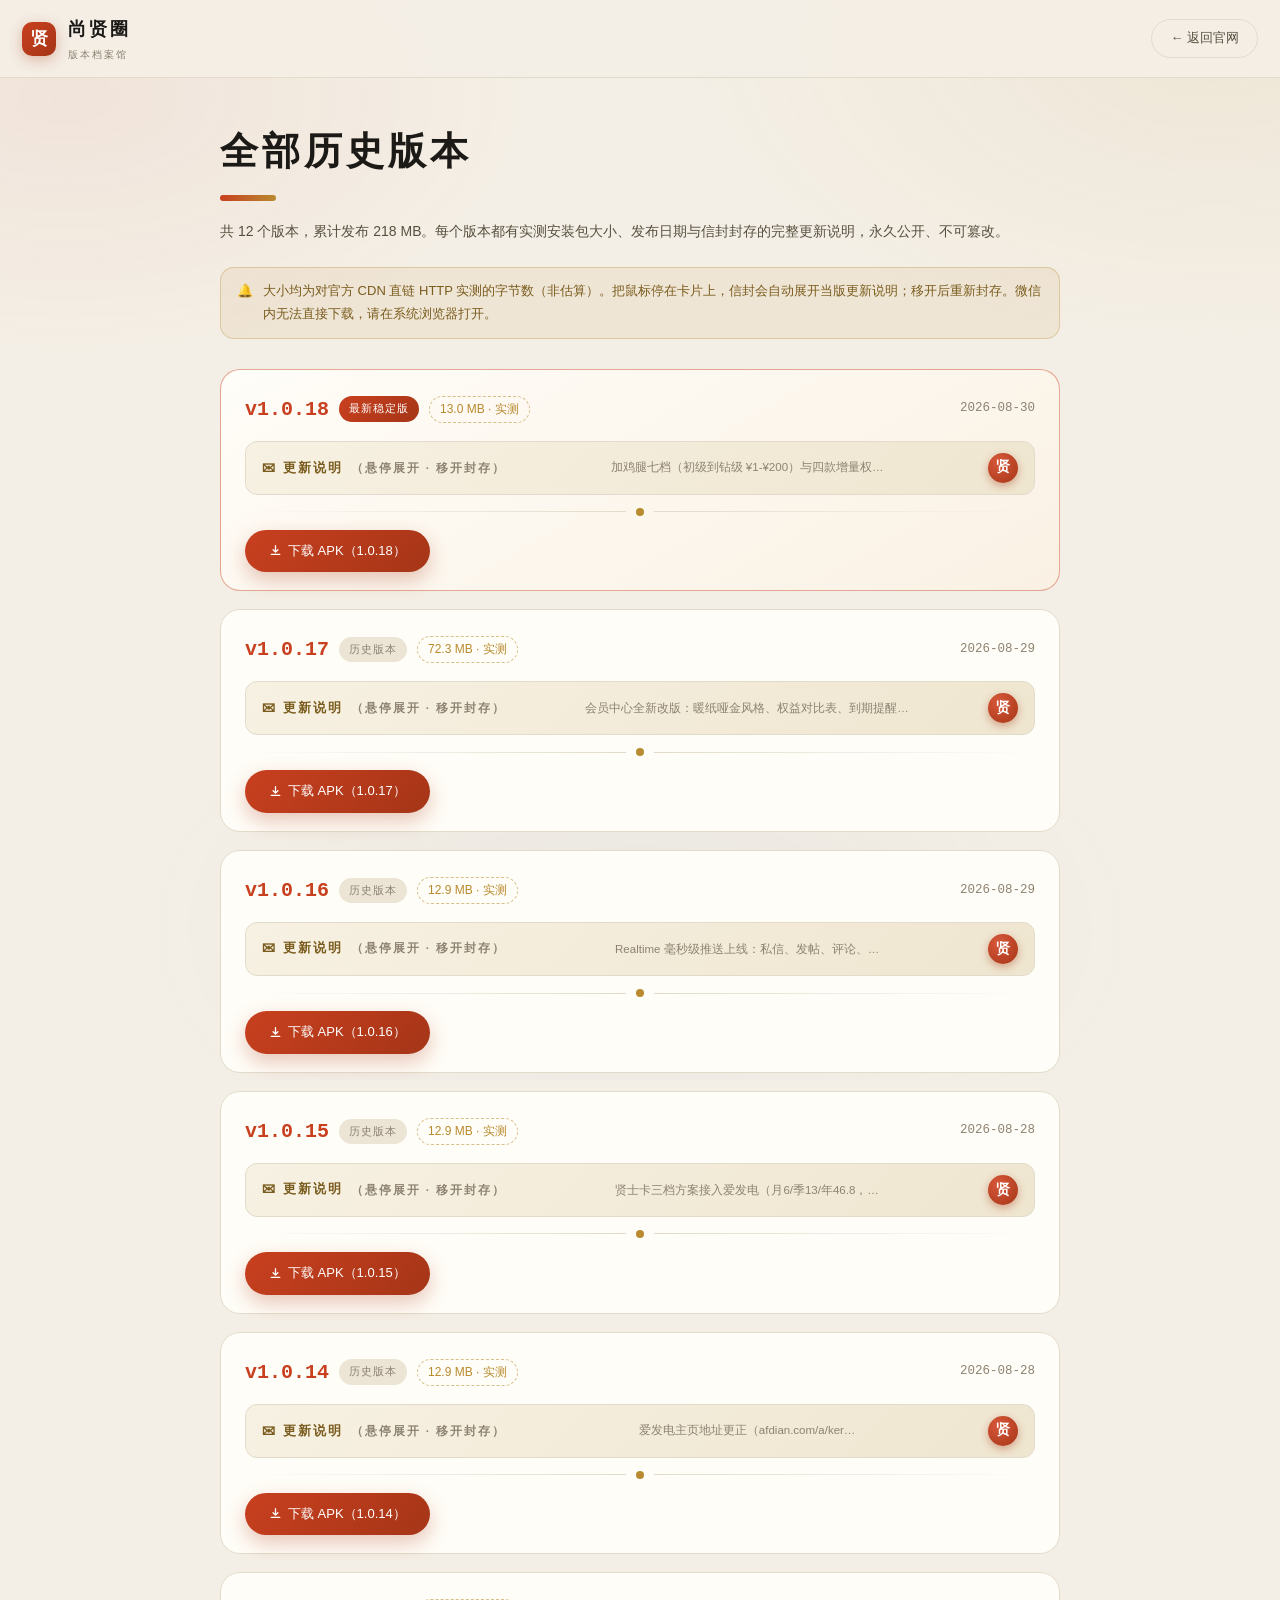
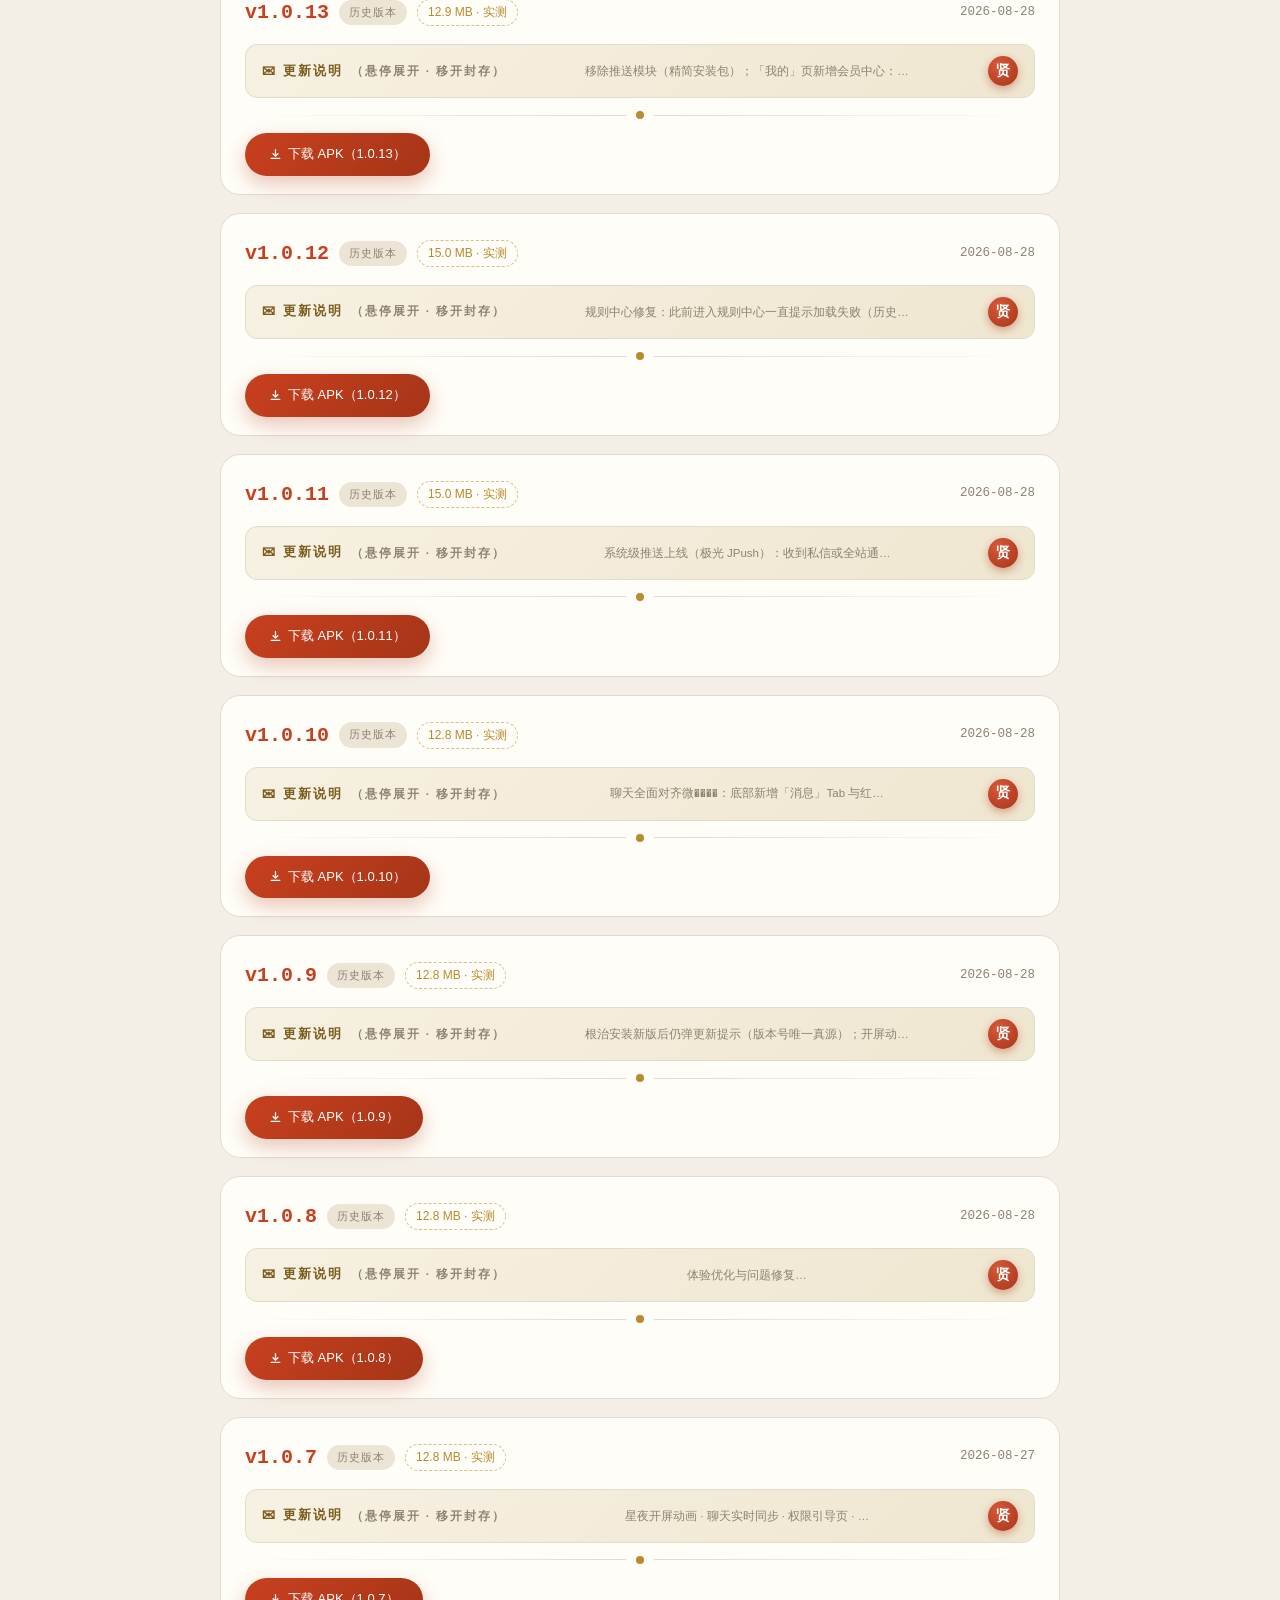
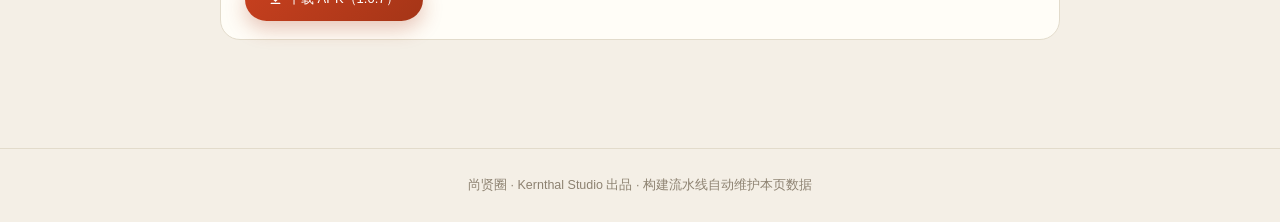
<file: history/index.html>
<!DOCTYPE html>
<html lang="zh-CN">
<head>
<meta charset="UTF-8">
<meta name="viewport" content="width=device-width, initial-scale=1, viewport-fit=cover">
<title>全部历史版本 · 尚贤圈</title>
<meta name="description" content="尚贤圈全部历史版本存档：每个版本的实测安装包大小、发布日期与完整更新说明，永久公开可查。">
<meta name="robots" content="index,follow">
<link rel="canonical" href="https://kernthal.github.io/shangxianquan-official/history/">
<meta name="theme-color" content="#f4efe6">
<style>
:root{--paper:#f4efe6;--paper2:#ece5d6;--ink:#1c1a17;--ink2:#57503f;--muted:#8d8271;--line:#e2dbcb;--cinnabar:#c8401f;--cinnabar2:#a53517;--gold:#b98a2f;--serif:"Source Han Serif SC","Noto Serif SC","Songti SC","STSong",serif;--sans:"Source Han Sans SC","Noto Sans SC","PingFang SC","Microsoft YaHei",sans-serif}
*{box-sizing:border-box}
html{scroll-behavior:smooth}
body{margin:0;background:var(--paper);color:var(--ink);font-family:var(--sans);line-height:1.75;overflow-x:hidden}
a{color:inherit}
/* 常驻氛围：极光纸纹背景缓慢游移 */
body::before{content:"";position:fixed;inset:-20%;z-index:0;pointer-events:none;
  background:
    radial-gradient(38% 30% at 18% 22%,rgba(200,64,31,.06),transparent 70%),
    radial-gradient(42% 34% at 82% 18%,rgba(185,138,47,.08),transparent 70%),
    radial-gradient(40% 32% at 50% 88%,rgba(90,110,160,.06),transparent 70%);
  animation:aurora 26s ease-in-out infinite alternate}
@keyframes aurora{0%{transform:translate(0,0) rotate(0deg)}50%{transform:translate(2.4%,-1.6%) rotate(1.2deg)}100%{transform:translate(-2%,1.8%) rotate(-1deg)}}
.top{position:sticky;top:0;z-index:10;display:flex;align-items:center;gap:12px;background:rgba(244,239,230,.9);backdrop-filter:blur(10px);border-bottom:1px solid var(--line);padding:14px 22px}
.seal{width:34px;height:34px;border-radius:10px;background:linear-gradient(135deg,var(--cinnabar),var(--cinnabar2));color:#fff;font-family:var(--serif);font-weight:900;font-size:17px;display:flex;align-items:center;justify-content:center;box-shadow:0 4px 14px rgba(168,53,23,.3);animation:sealFloat 5s ease-in-out infinite}
@keyframes sealFloat{0%,100%{transform:translateY(0) rotate(0deg)}50%{transform:translateY(-2.5px) rotate(-2deg)}}
.brand{font-family:var(--serif);font-weight:900;font-size:18px;letter-spacing:3px}
.brand small{display:block;font-size:10px;color:var(--muted);letter-spacing:2px;font-weight:400}
.back{margin-left:auto;font-size:13px;color:var(--ink2);text-decoration:none;border:1px solid var(--line);border-radius:999px;padding:7px 18px;transition:.25s}
.back:hover{color:#fff;background:var(--cinnabar);border-color:var(--cinnabar);transform:translateY(-1px)}
.wrap{position:relative;z-index:1;max-width:880px;margin:0 auto;padding:40px 20px 90px}
h1{font-family:var(--serif);font-weight:900;font-size:clamp(26px,5vw,38px);letter-spacing:4px;margin:0 0 6px;display:inline-block}
h1::after{content:"";display:block;width:56px;height:6px;border-radius:3px;background:linear-gradient(90deg,var(--cinnabar),var(--gold));margin-top:10px;animation:linePulse 3.2s ease-in-out infinite}
@keyframes linePulse{0%,100%{opacity:.55;transform:scaleX(.86)}50%{opacity:1;transform:scaleX(1)}}
.sub{color:var(--ink2);font-size:14px;margin:12px 0 24px}
.notice{background:rgba(185,138,47,.09);border:1px solid rgba(185,138,47,.32);border-radius:14px;padding:12px 16px;font-size:13px;color:#7a5c1e;margin-bottom:30px;display:flex;gap:10px;align-items:flex-start}
.notice .bell{animation:bellSwing 3.4s ease-in-out infinite;transform-origin:top center}
@keyframes bellSwing{0%,100%{transform:rotate(0)}8%{transform:rotate(9deg)}16%{transform:rotate(-8deg)}24%{transform:rotate(5deg)}32%{transform:rotate(0)}}
/* 版本卡 + 信封展开特效：更新说明默认封存，悬停像拆信一样展开 */
.ver{position:relative;border:1px solid var(--line);border-radius:20px;background:#fffdf7;padding:22px 24px 18px;margin-bottom:18px;transition:box-shadow .3s ease,transform .3s cubic-bezier(.2,.9,.3,1.15),border-color .3s ease}
.ver:hover{box-shadow:0 18px 44px rgba(60,40,20,.13);transform:translateY(-3px);border-color:rgba(200,64,31,.35)}
.ver.latest{border-color:rgba(200,64,31,.45);background:linear-gradient(150deg,#fffdf8,#faf1e4)}
.ver-head{display:flex;align-items:center;gap:10px;flex-wrap:wrap}
.v{font-family:Georgia,monospace;font-weight:700;font-size:20px;color:var(--cinnabar)}
.tag{font-size:11px;background:linear-gradient(135deg,var(--cinnabar),var(--cinnabar2));color:#fff;padding:3px 10px;border-radius:999px;letter-spacing:1px}
.tag.gray{background:var(--paper2);color:var(--muted)}
.date{font-size:12.5px;color:var(--muted);font-family:Georgia,monospace;margin-left:auto}
.size{font-size:12px;color:var(--gold);border:1px dashed rgba(185,138,47,.55);border-radius:999px;padding:2px 10px;white-space:nowrap}
.env{margin-top:14px;perspective:900px}
.env-cover{position:relative;display:flex;align-items:center;justify-content:space-between;gap:10px;background:linear-gradient(135deg,#f7f1e3,#efe6d0);border:1px solid var(--line);border-radius:12px;padding:11px 16px;overflow:hidden;transition:opacity .35s ease,transform .35s ease;cursor:pointer}
.env-cover .env-k{font-size:13px;font-weight:800;color:#7a5c1e;letter-spacing:2px;display:flex;align-items:center;gap:8px;flex-shrink:0}
.env-cover .env-hint{font-size:11.5px;color:var(--muted);overflow:hidden;text-overflow:ellipsis;white-space:nowrap}
.env-stamp{width:30px;height:30px;border-radius:50%;background:radial-gradient(circle at 35% 30%,#d8583a,var(--cinnabar2));color:#fff;font-family:var(--serif);font-size:14px;font-weight:900;display:flex;align-items:center;justify-content:center;box-shadow:0 3px 9px rgba(168,53,23,.4);flex-shrink:0;animation:stampWobble 3.8s ease-in-out infinite}
@keyframes stampWobble{0%,100%{transform:rotate(0)}50%{transform:rotate(-6deg) scale(1.05)}}
.ver:hover .env-cover{opacity:0;transform:translateY(-10px) scale(.97)}
.env-letter{overflow:hidden;max-height:0;opacity:0;transform:rotateX(-62deg);transform-origin:top center;transition:max-height .55s cubic-bezier(.2,.85,.3,1.05),opacity .4s ease .08s,transform .55s cubic-bezier(.2,.85,.3,1.05);border:1px dashed rgba(185,138,47,.5);border-radius:12px;background:#fffef9;margin-top:-1px}
.ver:hover .env-letter{max-height:420px;opacity:1;transform:rotateX(0)}
.env-letter .paper-in{padding:16px 18px 14px;font-size:13.5px;color:var(--ink2);line-height:1.9;position:relative}
.env-letter .paper-in::before{content:"更新说明";position:absolute;top:-9px;left:16px;background:var(--gold);color:#fff;font-size:10.5px;letter-spacing:2px;padding:2px 12px;border-radius:999px}
.env-seal-line{display:flex;align-items:center;margin-top:12px}
.env-seal-line::before,.env-seal-line::after{content:"";flex:1;height:1px;background:linear-gradient(90deg,transparent,var(--line));animation:lineBreath 3s ease-in-out infinite}
.env-seal-line::after{background:linear-gradient(90deg,var(--line),transparent)}
.env-seal-line .mini-seal{width:8px;height:8px;border-radius:50%;background:var(--gold);margin:0 10px;animation:miniPulse 3s ease-in-out infinite}
@keyframes lineBreath{0%,100%{opacity:.4}50%{opacity:1}}
@keyframes miniPulse{0%,100%{transform:scale(.8);opacity:.6}50%{transform:scale(1.25);opacity:1}}
.dl{position:relative;overflow:hidden;display:inline-flex;align-items:center;gap:6px;margin-top:14px;font-size:13px;text-decoration:none;color:#fff;background:linear-gradient(135deg,var(--cinnabar),var(--cinnabar2));border-radius:999px;padding:10px 24px;transition:.3s cubic-bezier(.2,.9,.3,1.35);box-shadow:0 8px 20px rgba(168,53,23,.28)}
.dl:hover{transform:translateY(-2px) scale(1.03);box-shadow:0 12px 28px rgba(168,53,23,.4)}
.loading{text-align:center;color:var(--muted);padding:60px 0}
.loading .spin{display:inline-block;width:26px;height:26px;border:3px solid var(--paper2);border-top-color:var(--cinnabar);border-radius:50%;animation:spin 1s linear infinite;margin-bottom:10px}
@keyframes spin{to{transform:rotate(360deg)}}
footer{border-top:1px solid var(--line);padding:26px;text-align:center;font-size:12.5px;color:var(--muted);position:relative;z-index:1}
/* 入场：卡片交错浮现 */
.ver{opacity:0;transform:translateY(14px)}
.ver.in{animation:cardIn .55s cubic-bezier(.2,.9,.3,1.1) forwards}
@keyframes cardIn{to{opacity:1;transform:translateY(0)}}
@media (prefers-reduced-motion: reduce){*{animation:none!important;transition:none!important}.ver{opacity:1;transform:none}}
</style>
</head>
<body>
<div class="top">
  <div class="seal">贤</div>
  <div class="brand">尚贤圈<small>版本档案馆</small></div>
  <a class="back" href="../">← 返回官网</a>
</div>
<div class="wrap">
  <h1>全部历史版本</h1>
  <p class="sub">每一个发布过的版本都在这里：实测安装包大小、发布日期与信封封存的完整更新说明，永久公开、不可篡改。</p>
  <div class="notice"><span class="bell">🔔</span><span>大小均为对官方 CDN 直链 HTTP 实测的字节数（非估算）。把鼠标停在卡片上，信封会自动展开当版更新说明；移开后重新封存。微信内无法直接下载，请在系统浏览器打开。</span></div>
  <div id="list"><div class="loading"><div><span class="spin"></span></div>正在加载版本档案…</div></div>
</div>
<footer>尚贤圈 · Kernthal Studio 出品 · 构建流水线自动维护本页数据</footer>
<script>
const SB_PUBLIC='https://gfxkpljewqchdbrepqia.supabase.co/storage/v1/object/public/uploads/';
const PATHS=[SB_PUBLIC+'site/versions.json','../data/versions.json'];
let vi=0;
(function tryLoad(){
  if(vi>=PATHS.length){document.getElementById('list').innerHTML='<div class="loading">版本数据暂时无法加载，请稍后刷新。</div>';return}
  fetch(PATHS[vi],{cache:'no-store'}).then(r=>{if(!r.ok)throw 0;return r.json()}).then(render).catch(()=>{vi++;tryLoad()});
})();
function render(d){
  const items=(d&&Array.isArray(d.items))?d.items.slice().sort((a,b)=>(b.code||0)-(a.code||0)):[];
  if(!items.length){document.getElementById('list').innerHTML='<div class="loading">暂无版本数据。</div>';return}
  const total=items.reduce((n,x)=>n+(x.size||0),0);
  const list=document.getElementById('list');
  list.innerHTML=items.map((v,i)=>{
    const size=v.size?(v.size/1048576).toFixed(1)+' MB · 实测':'实测中…';
    const short=(v.notes||'').slice(0,26)+'…';
    return '<article class="ver'+(i===0?' latest':'')+'" style="animation-delay:'+(i*70)+'ms">'+
      '<div class="ver-head"><span class="v">v'+v.version+'</span>'+
      (i===0?'<span class="tag">最新稳定版</span>':'<span class="tag gray">历史版本</span>')+
      '<span class="size">'+size+'</span>'+
      '<span class="date">'+(v.date||'')+'</span></div>'+
      '<div class="env">'+
        '<div class="env-cover"><span class="env-k">✉ 更新说明<span class="env-hint">（悬停展开 · 移开封存）</span></span><span class="env-hint">'+short.replace(/</g,'&lt;')+'</span><span class="env-stamp">贤</span></div>'+
        '<div class="env-letter"><div class="paper-in">'+(v.notes||'暂无说明')+'</div></div>'+
      '</div>'+
      '<div class="env-seal-line"><span class="mini-seal"></span></div>'+
      '<a class="dl" href="'+v.url+'"><svg width="13" height="13" viewBox="0 0 24 24" fill="none"><path d="M12 3v12m0 0l-4.5-4.5M12 15l4.5-4.5M4 19h16" stroke="currentColor" stroke-width="2.4" stroke-linecap="round"/></svg>下载 APK（'+v.version+'）</a>'+
    '</article>';
  }).join('');
  requestAnimationFrame(function(){ requestAnimationFrame(function(){ document.querySelectorAll('.ver').forEach(function(el){el.classList.add('in')}); }); });
  document.querySelectorAll('.ver .size').forEach(async function(el,i){
    if(items[i].size)return;
    try{
      const r=await fetch(items[i].url,{method:'HEAD'});
      const len=parseInt(r.headers.get('content-length')||'0');
      if(len>0)el.textContent=(len/1048576).toFixed(1)+' MB · 实测';
    }catch(e){}
  });
  const sub=document.querySelector('.sub');
  if(sub)sub.textContent='共 '+items.length+' 个版本，累计发布 '+Math.round(total/1048576)+' MB。每个版本都有实测安装包大小、发布日期与信封封存的完整更新说明，永久公开、不可篡改。';
}
</script>
</body>
</html>
</file>
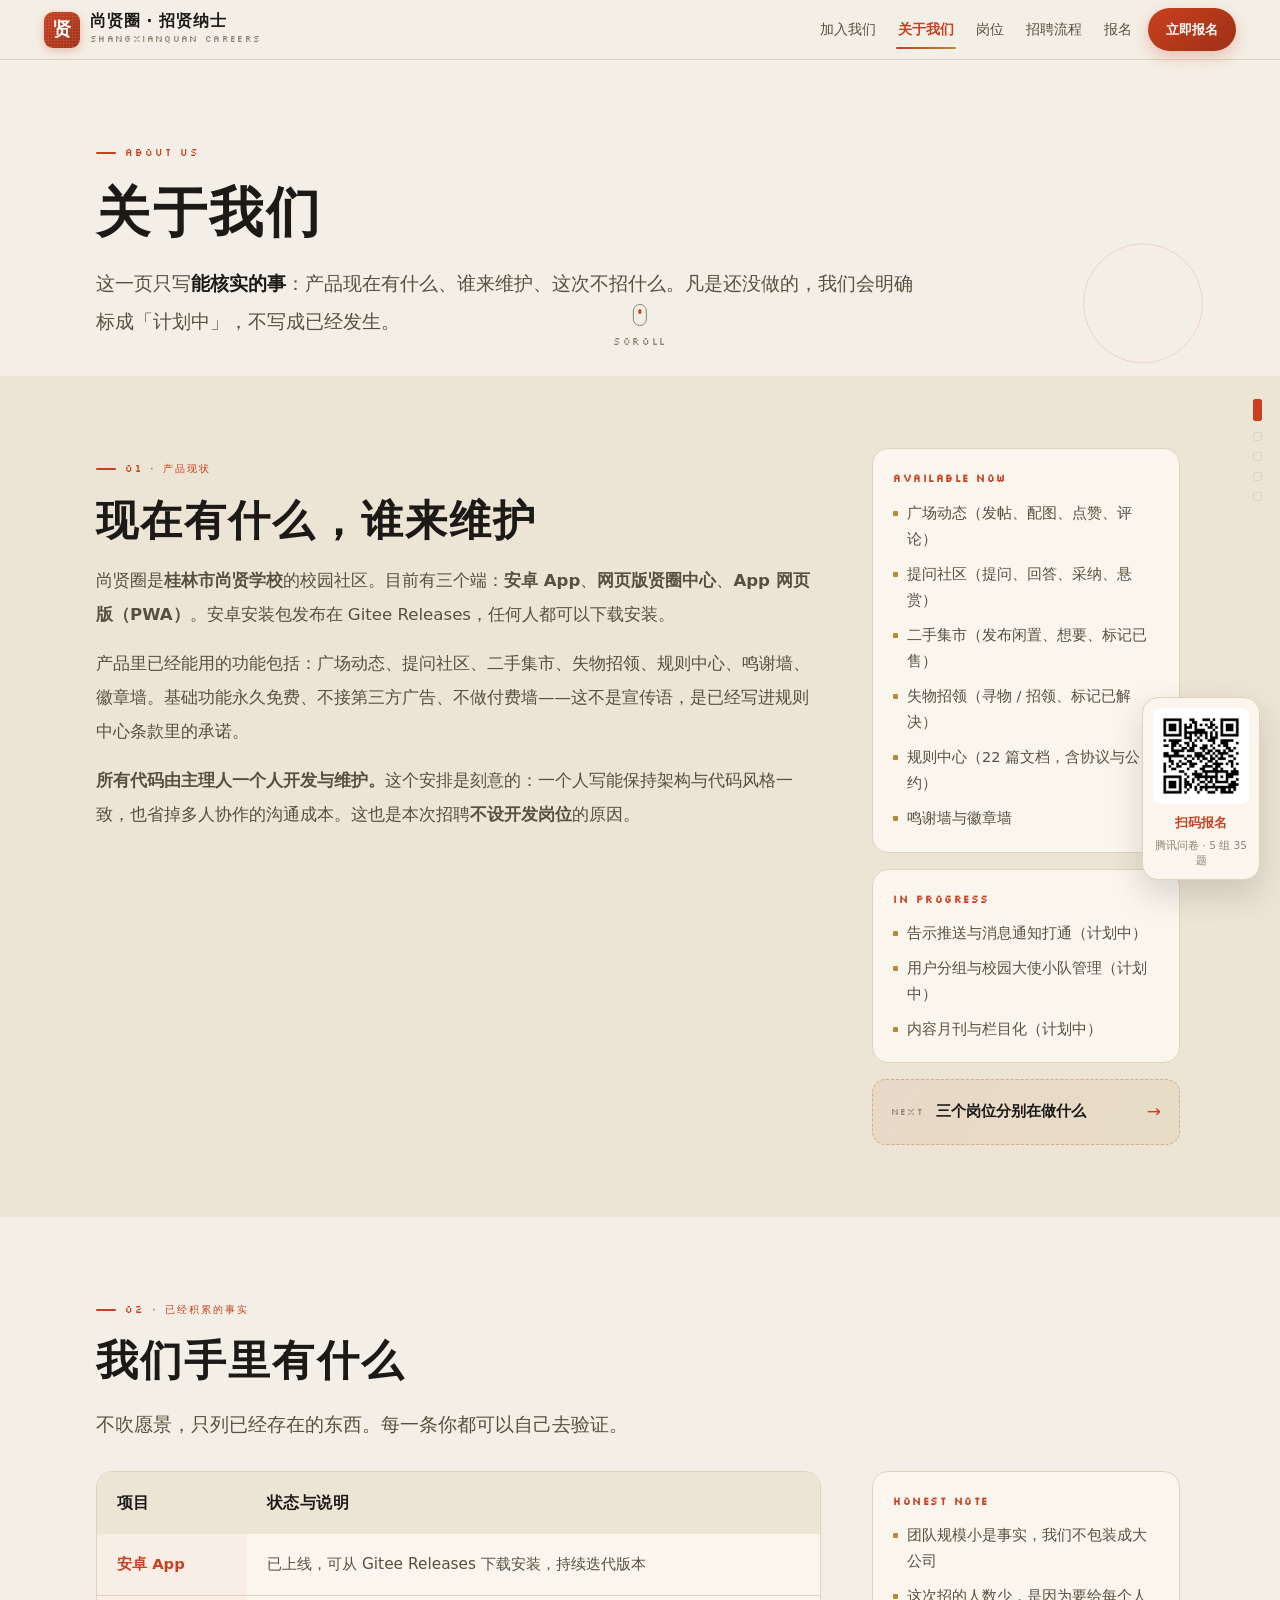
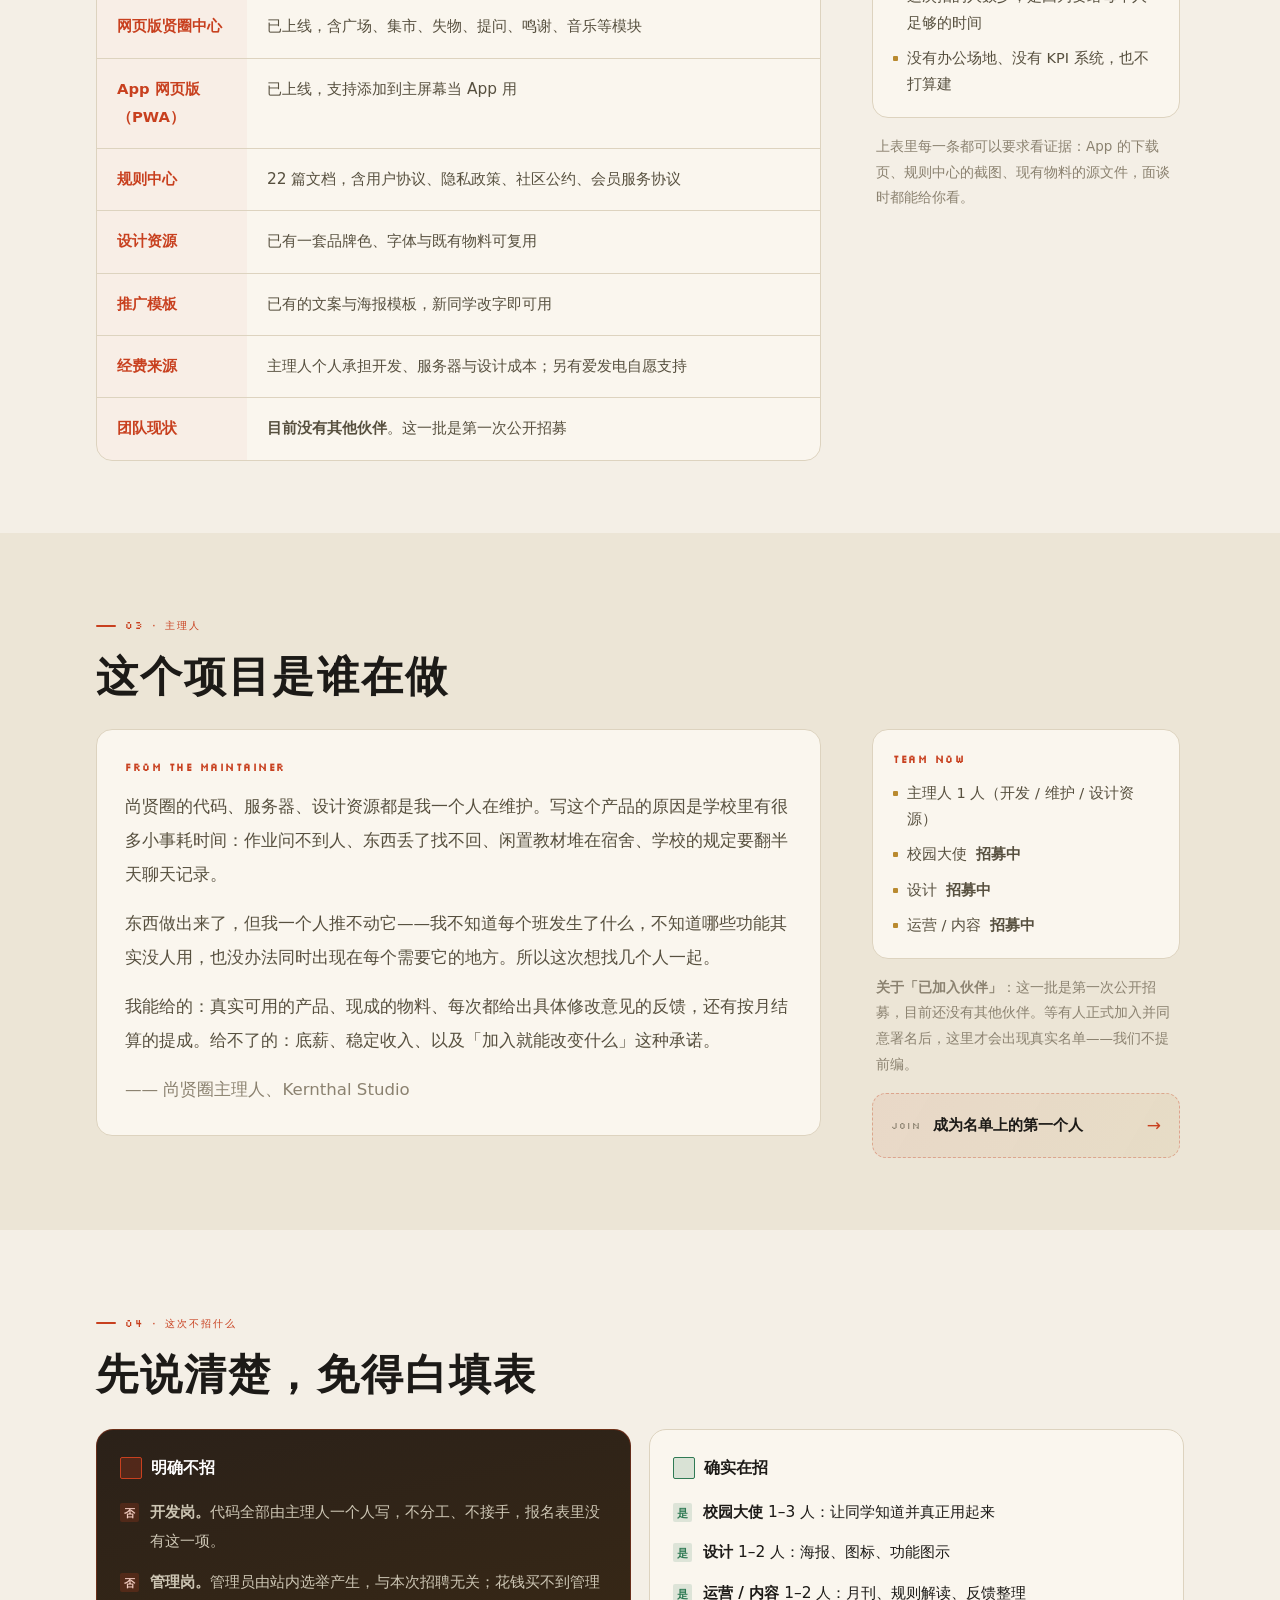
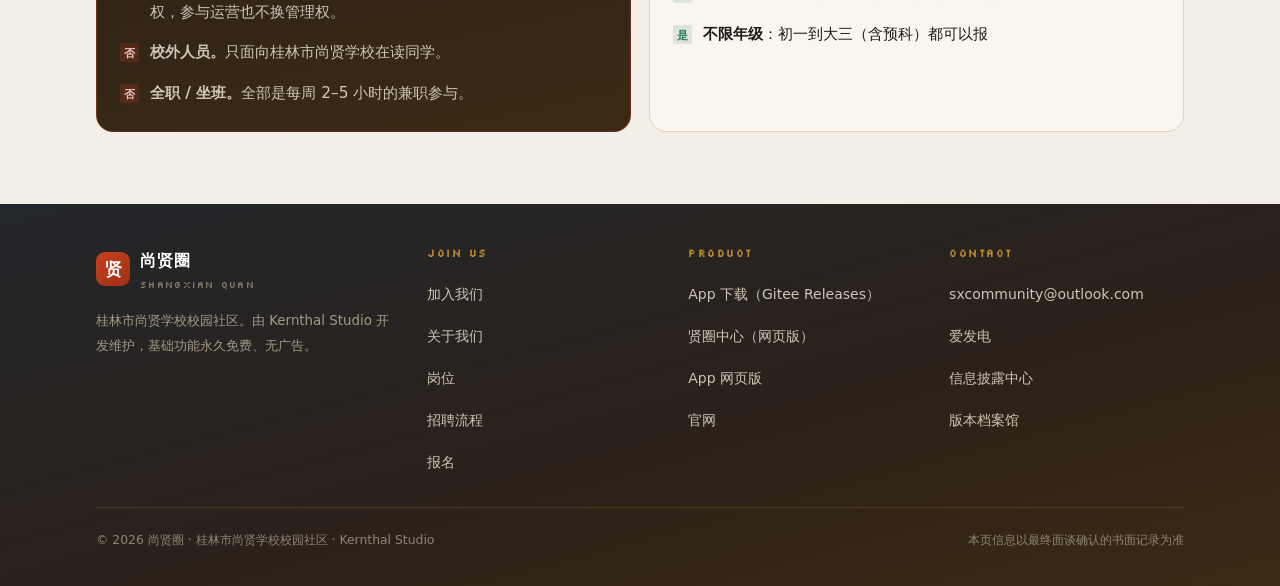
<file: career/about.html>
<!DOCTYPE html>
<html lang="zh-CN">
<head>
<meta charset="UTF-8" />
<meta name="viewport" content="width=device-width, initial-scale=1, viewport-fit=cover" />
<title>关于我们 · 尚贤圈招贤纳士</title>
<meta name="description" content="尚贤圈的产品现状、已经积累的东西、这次不招什么。" />
<meta name="theme-color" content="#c8401f" />
<link rel="stylesheet" href="./assets/career.css" />
</head>
<body data-page="about">
<div class="xprog" id="xprog"><i></i></div>
<header id="xbar"></header>

<section class="screen" id="hero" style="min-height:auto;padding:clamp(48px,8vh,88px) 0 clamp(28px,4vh,48px)">
  <i class="pxl" data-px="0.30" style="position:absolute;right:6%;top:8%;width:120px;height:120px;border:1.5px solid rgba(200,64,31,.16);border-radius:50%"></i>
  <div class="wrap screen-inner">
    <div class="eyebrow">ABOUT US</div>
    <h2 style="font-size:clamp(30px,5vw,54px)">关于我们</h2>
    <p class="lede rv">这一页只写<strong>能核实的事</strong>：产品现在有什么、谁来维护、这次不招什么。凡是还没做的，我们会明确标成「计划中」，不写成已经发生。</p>
  </div>
  <div class="scroll-hint"><i></i><span>SCROLL</span></div>
</section>

<!-- ═══ 产品现状 ═══ -->
<section class="sec alt" id="status">
  <div class="wrap eg">
    <div>
      <div class="eyebrow rv">01 · 产品现状</div>
      <h2 class="rv">现在有什么，谁来维护</h2>
      <div class="body rv d1">
        <p>尚贤圈是<b>桂林市尚贤学校</b>的校园社区。目前有三个端：<b>安卓 App</b>、<b>网页版贤圈中心</b>、<b>App 网页版（PWA）</b>。安卓安装包发布在 Gitee Releases，任何人都可以下载安装。</p>
        <p>产品里已经能用的功能包括：广场动态、提问社区、二手集市、失物招领、规则中心、鸣谢墙、徽章墙。基础功能永久免费、不接第三方广告、不做付费墙——这不是宣传语，是已经写进规则中心条款里的承诺。</p>
        <p><b>所有代码由主理人一个人开发与维护。</b>这个安排是刻意的：一个人写能保持架构与代码风格一致，也省掉多人协作的沟通成本。这也是本次招聘<b>不设开发岗位</b>的原因。</p>
      </div>
    </div>
    <aside class="rail">
      <div class="card rv">
        <h4>AVAILABLE NOW</h4>
        <ul>
          <li><i></i>广场动态（发帖、配图、点赞、评论）</li>
          <li><i></i>提问社区（提问、回答、采纳、悬赏）</li>
          <li><i></i>二手集市（发布闲置、想要、标记已售）</li>
          <li><i></i>失物招领（寻物 / 招领、标记已解决）</li>
          <li><i></i>规则中心（22 篇文档，含协议与公约）</li>
          <li><i></i>鸣谢墙与徽章墙</li>
        </ul>
      </div>
      <div class="card rv d1">
        <h4>IN PROGRESS</h4>
        <ul>
          <li><i></i>告示推送与消息通知打通（计划中）</li>
          <li><i></i>用户分组与校园大使小队管理（计划中）</li>
          <li><i></i>内容月刊与栏目化（计划中）</li>
        </ul>
      </div>
      <a class="teaser rv d2" href="./jobs.html"><span class="tk">NEXT</span><span class="tt">三个岗位分别在做什么</span><span class="ta">→</span></a>
    </aside>
  </div>
</section>

<!-- ═══ 已积累的事实 ═══ -->
<section class="sec" id="facts">
  <div class="wrap">
    <div class="eyebrow rv">02 · 已经积累的事实</div>
    <h2 class="rv">我们手里有什么</h2>
    <p class="lede rv d1">不吹愿景，只列已经存在的东西。每一条你都可以自己去验证。</p>
    <div class="eg rv d2" style="margin-top:28px">
      <div>
        <div class="tbl-wrap">
          <table class="tbl">
            <thead><tr><th>项目</th><th>状态与说明</th></tr></thead>
            <tbody>
              <tr><th>安卓 App</th><td>已上线，可从 Gitee Releases 下载安装，持续迭代版本</td></tr>
              <tr><th>网页版贤圈中心</th><td>已上线，含广场、集市、失物、提问、鸣谢、音乐等模块</td></tr>
              <tr><th>App 网页版（PWA）</th><td>已上线，支持添加到主屏幕当 App 用</td></tr>
              <tr><th>规则中心</th><td>22 篇文档，含用户协议、隐私政策、社区公约、会员服务协议</td></tr>
              <tr><th>设计资源</th><td>已有一套品牌色、字体与既有物料可复用</td></tr>
              <tr><th>推广模板</th><td>已有的文案与海报模板，新同学改字即可用</td></tr>
              <tr><th>经费来源</th><td>主理人个人承担开发、服务器与设计成本；另有爱发电自愿支持</td></tr>
              <tr><th>团队现状</th><td><b>目前没有其他伙伴</b>。这一批是第一次公开招募</td></tr>
            </tbody>
          </table>
        </div>
      </div>
      <aside class="rail">
        <div class="card rv">
          <h4>HONEST NOTE</h4>
          <ul>
            <li><i></i>团队规模小是事实，我们不包装成大公司</li>
            <li><i></i>这次招的人数少，是因为要给每个人足够的时间</li>
            <li><i></i>没有办公场地、没有 KPI 系统，也不打算建</li>
          </ul>
        </div>
        <p class="note rv d1">上表里每一条都可以要求看证据：App 的下载页、规则中心的截图、现有物料的源文件，面谈时都能给你看。</p>
      </aside>
    </div>
  </div>
</section>

<!-- ═══ 主理人的话 + 招募中 ═══ -->
<section class="sec alt" id="founder">
  <div class="wrap">
    <div class="eyebrow rv">03 · 主理人</div>
    <h2 class="rv">这个项目是谁在做</h2>
    <div class="eg rv d1" style="margin-top:24px">
      <div>
        <div class="card" style="padding:28px">
          <h4>FROM THE MAINTAINER</h4>
          <div class="body" style="margin-top:14px">
            <p>尚贤圈的代码、服务器、设计资源都是我一个人在维护。写这个产品的原因是学校里有很多小事耗时间：作业问不到人、东西丢了找不回、闲置教材堆在宿舍、学校的规定要翻半天聊天记录。</p>
            <p>东西做出来了，但我一个人推不动它——我不知道每个班发生了什么，不知道哪些功能其实没人用，也没办法同时出现在每个需要它的地方。所以这次想找几个人一起。</p>
            <p>我能给的：真实可用的产品、现成的物料、每次都给出具体修改意见的反馈，还有按月结算的提成。给不了的：底薪、稳定收入、以及「加入就能改变什么」这种承诺。</p>
            <p style="color:var(--muted)">—— 尚贤圈主理人、Kernthal Studio</p>
          </div>
        </div>
      </div>
      <aside class="rail">
        <div class="card rv">
          <h4>TEAM NOW</h4>
          <ul>
            <li><i></i>主理人 1 人（开发 / 维护 / 设计资源）</li>
            <li><i></i>校园大使 <b>招募中</b></li>
            <li><i></i>设计 <b>招募中</b></li>
            <li><i></i>运营 / 内容 <b>招募中</b></li>
          </ul>
        </div>
        <p class="note rv d1"><b>关于「已加入伙伴」</b>：这一批是第一次公开招募，目前还没有其他伙伴。等有人正式加入并同意署名后，这里才会出现真实名单——我们不提前编。</p>
        <a class="teaser rv d2" href="./apply.html"><span class="tk">JOIN</span><span class="tt">成为名单上的第一个人</span><span class="ta">→</span></a>
      </aside>
    </div>
  </div>
</section>

<!-- ═══ 不招什么 ═══ -->
<section class="sec" id="nothire">
  <div class="wrap">
    <div class="eyebrow rv">04 · 这次不招什么</div>
    <h2 class="rv">先说清楚，免得白填表</h2>
    <div class="vs rv d1" style="margin-top:26px">
      <div class="vs-card no">
        <h4>明确不招</h4>
        <ul class="vs-list">
          <li><i>否</i><span><b>开发岗。</b>代码全部由主理人一个人写，不分工、不接手，报名表里没有这一项。</span></li>
          <li><i>否</i><span><b>管理岗。</b>管理员由站内选举产生，与本次招聘无关；花钱买不到管理权，参与运营也不换管理权。</span></li>
          <li><i>否</i><span><b>校外人员。</b>只面向桂林市尚贤学校在读同学。</span></li>
          <li><i>否</i><span><b>全职 / 坐班。</b>全部是每周 2–5 小时的兼职参与。</span></li>
        </ul>
      </div>
      <div class="vs-card yes">
        <h4>确实在招</h4>
        <ul class="vs-list">
          <li><i>是</i><span><b>校园大使</b> 1–3 人：让同学知道并真正用起来</span></li>
          <li><i>是</i><span><b>设计</b> 1–2 人：海报、图标、功能图示</span></li>
          <li><i>是</i><span><b>运营 / 内容</b> 1–2 人：月刊、规则解读、反馈整理</span></li>
          <li><i>是</i><span><b>不限年级</b>：初一到大三（含预科）都可以报</span></li>
        </ul>
      </div>
    </div>
  </div>
</section>

<footer id="xfooter"></footer>
<script src="./assets/career.js"></script>
</body>
</html>
</file>
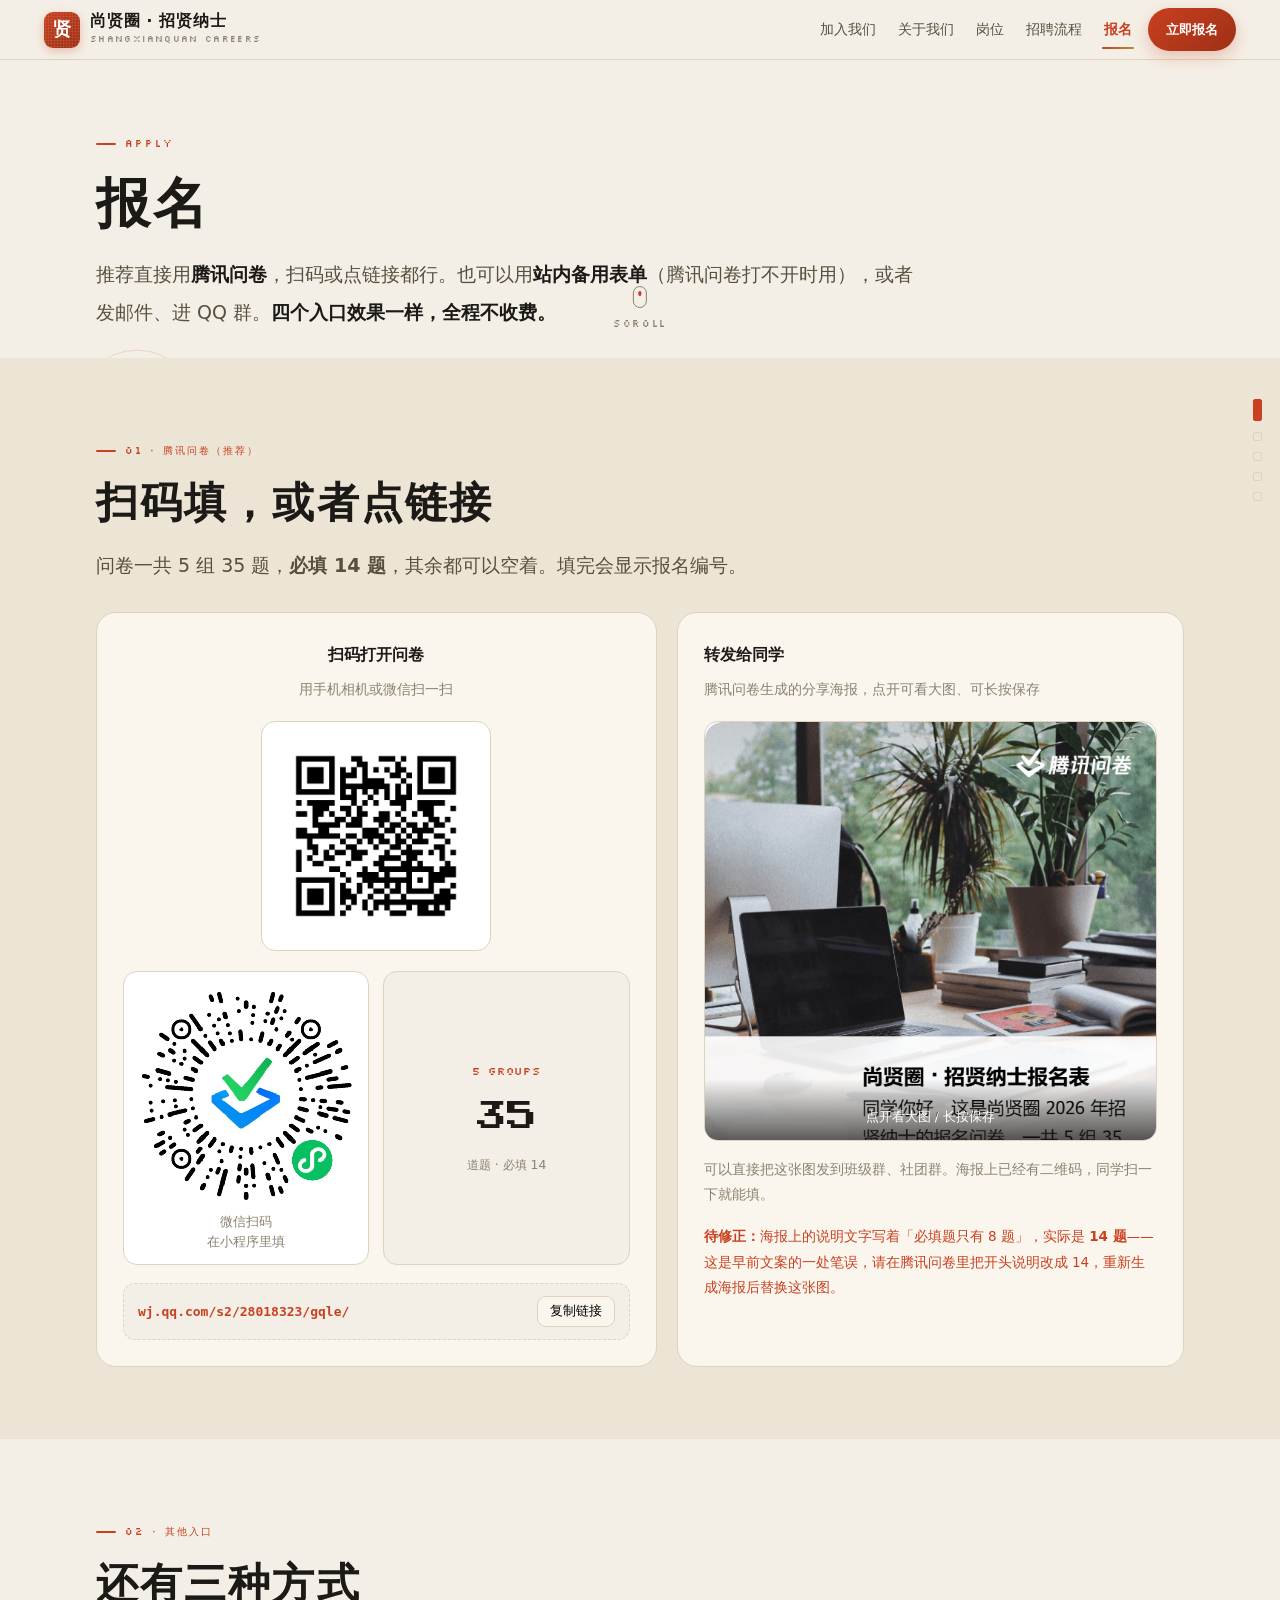
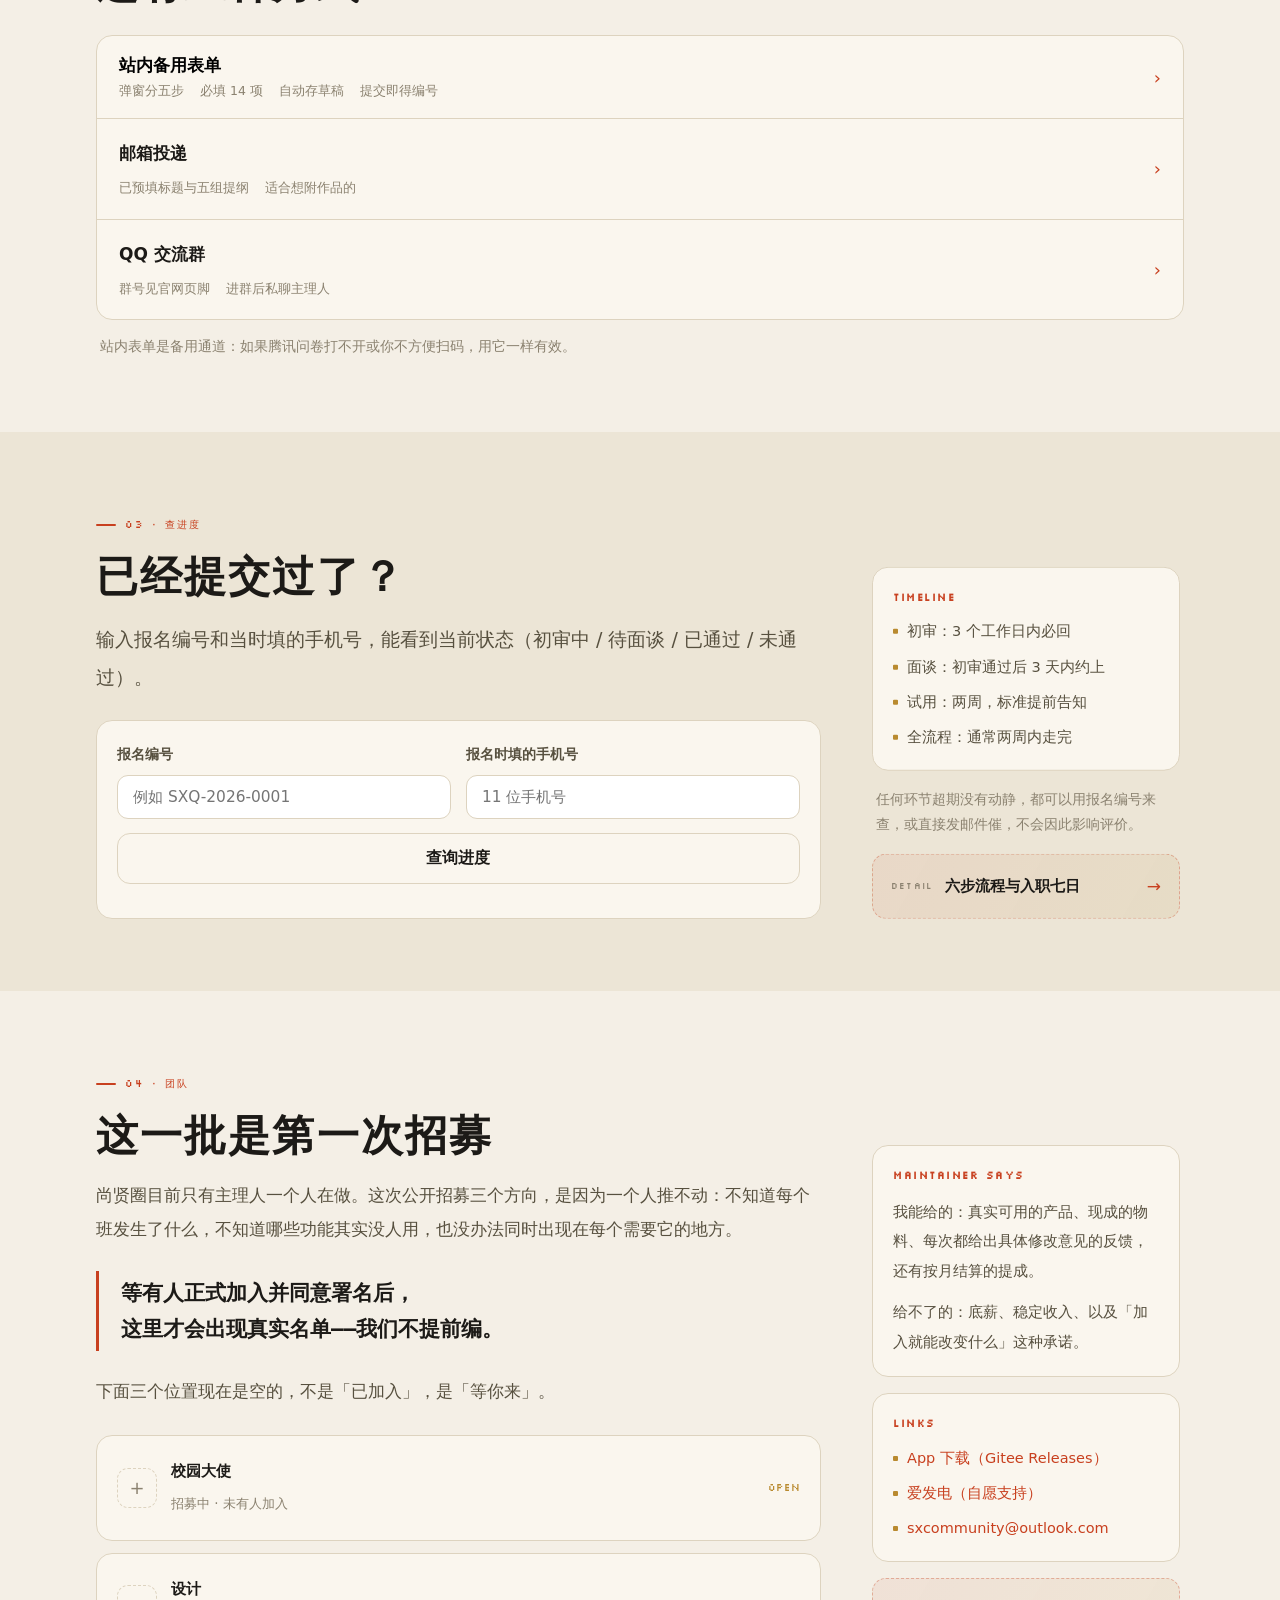
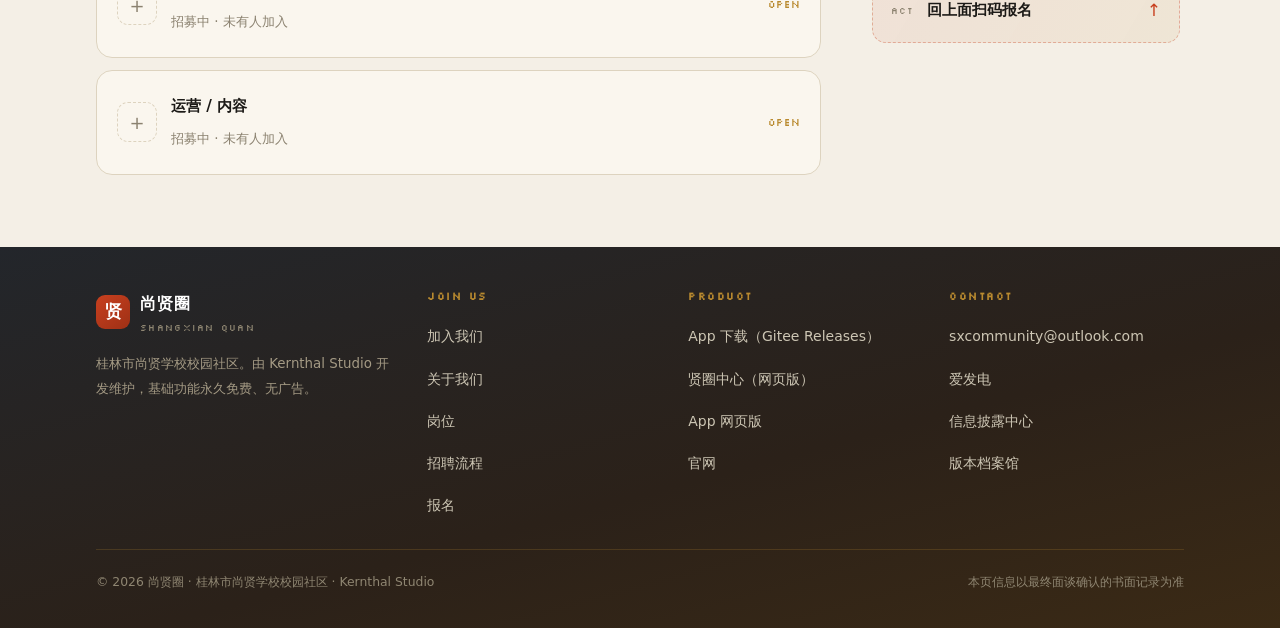
<file: career/apply.html>
<!DOCTYPE html>
<html lang="zh-CN">
<head>
<meta charset="UTF-8" />
<meta name="viewport" content="width=device-width, initial-scale=1, viewport-fit=cover" />
<title>报名 · 尚贤圈招贤纳士</title>
<meta name="description" content="腾讯问卷扫码报名、站内备用表单、凭编号查进度。全程不收费。" />
<meta name="theme-color" content="#c8401f" />
<link rel="stylesheet" href="./assets/career.css" />
</head>
<body data-page="apply">
<div class="xprog" id="xprog"><i></i></div>
<header id="xbar"></header>

<section class="screen" id="hero" style="min-height:auto;padding:clamp(44px,7vh,80px) 0 clamp(24px,3vh,40px)">
  <i class="pxl" data-px="0.30" style="position:absolute;left:6%;top:14%;width:120px;height:120px;border:1.5px solid rgba(200,64,31,.16);border-radius:50%"></i>
  <div class="wrap screen-inner">
    <div class="eyebrow">APPLY</div>
    <h2 style="font-size:clamp(30px,5vw,54px)">报名</h2>
    <p class="lede rv">推荐直接用<strong>腾讯问卷</strong>，扫码或点链接都行。也可以用<strong>站内备用表单</strong>（腾讯问卷打不开时用），或者发邮件、进 QQ 群。<strong>四个入口效果一样，全程不收费。</strong></p>
  </div>
  <div class="scroll-hint"><i></i><span>SCROLL</span></div>
</section>

<!-- ═══ 01 腾讯问卷（全部素材） ═══ -->
<section class="sec alt" id="survey">
  <div class="wrap">
    <div class="eyebrow rv">01 · 腾讯问卷（推荐）</div>
    <h2 class="rv">扫码填，或者点链接</h2>
    <p class="lede rv d1">问卷一共 5 组 35 题，<b>必填 14 题</b>，其余都可以空着。填完会显示报名编号。</p>

    <div class="wj rv d2" style="margin-top:28px">
      <!-- 二维码主区 -->
      <div class="wj-qr">
        <h4>扫码打开问卷</h4>
        <div class="sub">用手机相机或微信扫一扫</div>
        <div class="wj-qrbox"><img src="./assets/wj-qrcode.png" alt="尚贤圈招贤纳士报名问卷二维码" /></div>
        <div class="wj-codes">
          <div class="wj-code">
            <img src="./assets/wj-miniapp.png" alt="腾讯问卷小程序码" />
            <span>微信扫码<br>在小程序里填</span>
          </div>
          <div class="wj-code" style="display:grid;place-items:center;background:var(--paper)">
            <div style="text-align:center">
              <div class="px-en" style="font-size:11px;color:var(--cinnabar);letter-spacing:.08em">5 GROUPS</div>
              <div class="px-num" style="font-size:30px;color:var(--ink);margin:6px 0">35</div>
              <span style="font-size:12.4px;color:var(--muted)">道题 · 必填 14</span>
            </div>
          </div>
        </div>
        <div class="wj-link">
          <span style="flex:1"><a id="wjLink" href="#" target="_blank" rel="noopener">wj.qq.com/s2/28018323/gqle/</a></span>
          <button class="wj-copy" id="wjCopy">复制链接</button>
        </div>
      </div>

      <!-- 海报分享卡 -->
      <div class="wj-poster">
        <h4>转发给同学</h4>
        <div class="sub">腾讯问卷生成的分享海报，点开可看大图、可长按保存</div>
        <div class="wj-postbox" id="wjPoster">
          <img src="./assets/wj-poster.png" alt="尚贤圈招贤纳士报名表 分享海报" />
        </div>
        <p class="wj-note">可以直接把这张图发到班级群、社团群。海报上已经有二维码，同学扫一下就能填。</p>
        <p class="wj-note" style="color:var(--cinnabar)"><b>待修正：</b>海报上的说明文字写着「必填题只有 8 题」，实际是 <b>14 题</b>——这是早前文案的一处笔误，请在腾讯问卷里把开头说明改成 14，重新生成海报后替换这张图。</p>
      </div>
    </div>
  </div>
</section>

<!-- ═══ 02 其他入口 ═══ -->
<section class="sec" id="ways">
  <div class="wrap">
    <div class="eyebrow rv">02 · 其他入口</div>
    <h2 class="rv">还有三种方式</h2>
    <div class="jlist rv d1" style="margin-top:24px">
      <button class="jrow" data-openform><span class="jrow-l"><span class="jt">站内备用表单</span>
        <span class="jm"><span>弹窗分五步</span><span>必填 14 项</span><span>自动存草稿</span><span>提交即得编号</span></span></span><span class="jrow-r">›</span></button>
      <a class="jrow" id="mailWay" href="#"><span class="jrow-l"><span class="jt">邮箱投递</span>
        <span class="jm"><span>已预填标题与五组提纲</span><span>适合想附作品的</span></span></span><span class="jrow-r">›</span></a>
      <a class="jrow" href="../#contact"><span class="jrow-l"><span class="jt">QQ 交流群</span>
        <span class="jm"><span>群号见官网页脚</span><span>进群后私聊主理人</span></span></span><span class="jrow-r">›</span></a>
    </div>
    <p class="note rv d2" style="margin-top:14px">站内表单是备用通道：如果腾讯问卷打不开或你不方便扫码，用它一样有效。</p>
  </div>
</section>

<!-- ═══ 03 查进度 ═══ -->
<section class="sec alt" id="query">
  <div class="wrap eg">
    <div>
      <div class="eyebrow rv">03 · 查进度</div>
      <h2 class="rv">已经提交过了？</h2>
      <p class="lede rv d1">输入报名编号和当时填的手机号，能看到当前状态（初审中 / 待面谈 / 已通过 / 未通过）。</p>
      <div class="card rv d2" style="margin-top:24px">
        <div class="fgrid c2" style="margin-bottom:14px">
          <div class="fld"><label for="q-code">报名编号</label><input id="q-code" type="text" maxlength="24" placeholder="例如 SXQ-2026-0001" /></div>
          <div class="fld"><label for="q-phone">报名时填的手机号</label><input id="q-phone" type="tel" maxlength="11" placeholder="11 位手机号" /></div>
        </div>
        <div class="msg" id="qmsg" style="text-align:left"></div>
        <button class="btn btn-g" id="qbtn" style="width:100%">查询进度</button>
        <div id="qres" style="margin-top:14px"></div>
      </div>
    </div>
    <aside class="rail">
      <div class="card rv">
        <h4>TIMELINE</h4>
        <ul>
          <li><i></i>初审：3 个工作日内必回</li>
          <li><i></i>面谈：初审通过后 3 天内约上</li>
          <li><i></i>试用：两周，标准提前告知</li>
          <li><i></i>全流程：通常两周内走完</li>
        </ul>
      </div>
      <p class="note rv d1">任何环节超期没有动静，都可以用报名编号来查，或直接发邮件催，不会因此影响评价。</p>
      <a class="teaser rv d2" href="./process.html"><span class="tk">DETAIL</span><span class="tt">六步流程与入职七日</span><span class="ta">→</span></a>
    </aside>
  </div>
</section>

<!-- ═══ 04 主理人的话 + 招募中 ═══ -->
<section class="sec" id="team">
  <div class="wrap eg">
    <div>
      <div class="eyebrow rv">04 · 团队</div>
      <h2 class="rv">这一批是第一次招募</h2>
      <div class="body rv d1">
        <p>尚贤圈目前只有主理人一个人在做。这次公开招募三个方向，是因为一个人推不动：不知道每个班发生了什么，不知道哪些功能其实没人用，也没办法同时出现在每个需要它的地方。</p>
        <div class="pull">等有人正式加入并同意署名后，<br>这里才会出现真实名单——我们不提前编。</div>
        <p>下面三个位置现在是空的，不是「已加入」，是「等你来」。</p>
      </div>
      <div class="equeue rv d2" style="display:grid;gap:12px;margin-top:26px">
        <div class="card" style="display:flex;align-items:center;gap:14px">
          <span style="width:40px;height:40px;border-radius:11px;border:1.5px dashed var(--line);display:grid;place-items:center;color:var(--muted);font-size:18px;flex:0 0 auto">+</span>
          <span style="flex:1"><b style="display:block;font-size:15.4px">校园大使</b><span style="font-size:13.4px;color:var(--muted)">招募中 · 未有人加入</span></span>
          <span class="px-en" style="font-size:10px;color:var(--gold)">OPEN</span>
        </div>
        <div class="card" style="display:flex;align-items:center;gap:14px">
          <span style="width:40px;height:40px;border-radius:11px;border:1.5px dashed var(--line);display:grid;place-items:center;color:var(--muted);font-size:18px;flex:0 0 auto">+</span>
          <span style="flex:1"><b style="display:block;font-size:15.4px">设计</b><span style="font-size:13.4px;color:var(--muted)">招募中 · 未有人加入</span></span>
          <span class="px-en" style="font-size:10px;color:var(--gold)">OPEN</span>
        </div>
        <div class="card" style="display:flex;align-items:center;gap:14px">
          <span style="width:40px;height:40px;border-radius:11px;border:1.5px dashed var(--line);display:grid;place-items:center;color:var(--muted);font-size:18px;flex:0 0 auto">+</span>
          <span style="flex:1"><b style="display:block;font-size:15.4px">运营 / 内容</b><span style="font-size:13.4px;color:var(--muted)">招募中 · 未有人加入</span></span>
          <span class="px-en" style="font-size:10px;color:var(--gold)">OPEN</span>
        </div>
      </div>
    </div>
    <aside class="rail">
      <div class="card rv">
        <h4>MAINTAINER SAYS</h4>
        <div style="font-size:14.8px;color:var(--ink2);line-height:2">
          <p style="margin-bottom:12px">我能给的：真实可用的产品、现成的物料、每次都给出具体修改意见的反馈，还有按月结算的提成。</p>
          <p>给不了的：底薪、稳定收入、以及「加入就能改变什么」这种承诺。</p>
        </div>
      </div>
      <div class="card rv d1">
        <h4>LINKS</h4>
        <ul>
          <li><i></i><a href="https://gitee.com/kernthal-studio/sxcommunity/releases" target="_blank" rel="noopener" style="color:var(--cinnabar)">App 下载（Gitee Releases）</a></li>
          <li><i></i><a href="https://ifdian.net/a/kernthal-sxquan" target="_blank" rel="noopener" style="color:var(--cinnabar)">爱发电（自愿支持）</a></li>
          <li><i></i><a id="mailA" href="#" style="color:var(--cinnabar)">联系我们</a></li>
        </ul>
      </div>
      <a class="teaser rv d2" href="#survey"><span class="tk">ACT</span><span class="tt">回上面扫码报名</span><span class="ta">↑</span></a>
    </aside>
  </div>
</section>

<!-- ═══ 备用表单弹层 ═══ -->
<div class="mask" id="formmask">
  <div class="modal" role="dialog" aria-modal="true" aria-label="站内报名表">
    <div class="m-head">
      <h3>站内报名表</h3>
      <div id="draftTip" style="font-size:12.8px;color:var(--muted);font-weight:500"></div>
      <button class="m-x" id="mClose" aria-label="关闭">×</button>
    </div>
    <div class="m-bar" id="mBar">
      <div class="on">1 · 基本信息</div><div>2 · 联系方式</div><div>3 · 应聘意向</div><div>4 · 经历与能力</div><div>5 · 开放题</div>
    </div>
    <div class="m-body" id="mBody">
      <form id="form" novalidate>
        <div class="step on">
          <div class="sec-tag">壹 · 基本信息</div>
          <div class="hintbar">必填项只有带 <em style="color:var(--cinnabar);font-style:normal">*</em> 的。其余都可以空着。</div>
          <div class="fgrid c2">
            <div class="fld"><label for="f-realName">真实姓名 <em>*</em></label><input id="f-realName" name="realName" type="text" maxlength="20" /></div>
            <div class="fld"><label for="f-nickname">常用称呼 <span class="hint">选填</span></label><input id="f-nickname" name="nickname" type="text" maxlength="20" /></div>
            <div class="fld"><label for="f-grade">年级 <em>*</em></label>
              <select id="f-grade" name="grade"><option value="">请选择</option><option>初一</option><option>初二</option><option>初三</option><option>高一</option><option>高二</option><option>高三</option></select></div>
            <div class="fld"><label for="f-className">班级 <em>*</em></label><input id="f-className" name="className" type="text" maxlength="20" placeholder="例如：高二 3 班" /></div>
            <div class="fld"><label for="f-gender">性别 <span class="hint">选填</span></label>
              <select id="f-gender" name="gender"><option value="">不填</option><option>男</option><option>女</option></select></div>
            <div class="fld"><label for="f-birth">出生年月 <span class="hint">选填</span></label><input id="f-birth" name="birth" type="month" /></div>
            <div class="fld"><label for="f-studentNo">学号 / 校园卡号 <span class="hint">选填</span></label><input id="f-studentNo" name="studentNo" type="text" maxlength="24" /></div>
            <div class="fld"><label for="f-boarding">是否住校 <span class="hint">选填</span></label>
              <select id="f-boarding" name="boarding"><option value="">不填</option><option>走读</option><option>住校</option></select></div>
          </div>
        </div>
        <div class="step">
          <div class="sec-tag">贰 · 联系方式</div>
          <div class="hintbar">手机号用于面谈联系与查进度，必须真实。未满 18 周岁监护人一栏必填。</div>
          <div class="fgrid c2">
            <div class="fld"><label for="f-phone">手机号 <em>*</em></label><input id="f-phone" name="phone" type="tel" maxlength="11" /></div>
            <div class="fld"><label for="f-guardianPhone">监护人联系方式 <em>*</em></label><input id="f-guardianPhone" name="guardianPhone" type="tel" maxlength="20" /></div>
            <div class="fld"><label for="f-guardianAgreed">是否已获监护人同意 <em>*</em></label>
              <select id="f-guardianAgreed" name="guardianAgreed"><option value="">请选择</option><option>已获得同意</option><option>需要一起沟通</option><option>暂未告知家长</option></select></div>
            <div class="fld"><label for="f-qq">QQ 号 <span class="hint">选填</span></label><input id="f-qq" name="qq" type="text" maxlength="15" /></div>
            <div class="fld"><label for="f-wechat">微信号 <span class="hint">选填</span></label><input id="f-wechat" name="wechat" type="text" maxlength="30" /></div>
            <div class="fld"><label for="f-email">常用邮箱 <span class="hint">选填</span></label><input id="f-email" name="email" type="email" maxlength="60" /></div>
          </div>
        </div>
        <div class="step">
          <div class="sec-tag">叁 · 应聘意向</div>
          <div class="fgrid c2">
            <div class="fld"><label for="f-role1">第一志愿 <em>*</em></label>
              <select id="f-role1" name="role1"><option value="">请选择</option><option value="ambassador">校园大使</option><option value="design">设计</option><option value="content">运营 / 内容</option></select></div>
            <div class="fld"><label for="f-role2">第二志愿 <span class="hint">选填</span></label>
              <select id="f-role2" name="role2"><option value="">不填</option><option value="ambassador">校园大使</option><option value="design">设计</option><option value="content">运营 / 内容</option></select></div>
            <div class="fld"><label for="f-hours">每周可投入时长 <em>*</em></label>
              <select id="f-hours" name="hoursPerWeek"><option value="">请选择</option><option>2–3 小时</option><option>3–5 小时</option><option>5–8 小时</option><option>8 小时以上</option></select></div>
            <div class="fld"><label for="f-acceptTrial">是否接受两周试用期 <em>*</em></label>
              <select id="f-acceptTrial" name="acceptTrial"><option value="">请选择</option><option>接受</option><option>需要考虑</option></select></div>
            <div class="fld full"><label>可工作的时间段 <span class="hint">可多选</span></label>
              <div class="opts">
                <label class="opt"><input type="checkbox" name="slots" value="工作日午休" />工作日午休</label>
                <label class="opt"><input type="checkbox" name="slots" value="放学后" />放学后</label>
                <label class="opt"><input type="checkbox" name="slots" value="周末白天" />周末白天</label>
                <label class="opt"><input type="checkbox" name="slots" value="周末晚上" />周末晚上</label>
                <label class="opt"><input type="checkbox" name="slots" value="随时可联系" />随时可联系</label>
              </div></div>
            <div class="fld full"><label for="f-start">期望开始时间 <span class="hint">选填</span></label>
              <select id="f-start" name="startTime"><option value="">尽快</option><option>一周内</option><option>两周内</option><option>月考之后再开始</option></select></div>
          </div>
        </div>
        <div class="step">
          <div class="sec-tag">肆 · 经历与能力</div>
          <div class="hintbar">这一组全部选填。<b>走特招通道</b>的同学请填作品链接，并在下一步第一句注明。</div>
          <div class="fgrid c2">
            <div class="fld full"><label for="f-portfolio">作品链接 <span class="hint">选填，特招通道必填</span></label><input id="f-portfolio" name="portfolio" type="url" maxlength="200" /></div>
            <div class="fld"><label for="f-hasLeaderRole">是否担任过班干部或社团职务</label>
              <select id="f-hasLeaderRole" name="hasLeaderRole"><option value="">不填</option><option>是</option><option>否</option></select></div>
            <div class="fld"><label for="f-leaderDetail">如是，职务与做过的事</label><input id="f-leaderDetail" name="leaderDetail" type="text" maxlength="80" /></div>
            <div class="fld full"><label>会用哪些工具 <span class="hint">可多选，不会也没关系</span></label>
              <div class="opts">
                <label class="opt"><input type="checkbox" name="tools" value="稿定设计" />稿定设计</label>
                <label class="opt"><input type="checkbox" name="tools" value="Canva" />Canva</label>
                <label class="opt"><input type="checkbox" name="tools" value="Photoshop" />Photoshop</label>
                <label class="opt"><input type="checkbox" name="tools" value="Illustrator" />Illustrator</label>
                <label class="opt"><input type="checkbox" name="tools" value="剪映" />剪映</label>
                <label class="opt"><input type="checkbox" name="tools" value="醒图" />醒图</label>
                <label class="opt"><input type="checkbox" name="tools" value="WPS" />WPS</label>
                <label class="opt"><input type="checkbox" name="tools" value="都不会" />都不会，愿意学</label>
              </div></div>
            <div class="fld"><label for="f-contentExp">有没有内容创作或运营经验</label>
              <select id="f-contentExp" name="contentExp"><option value="">不填</option><option>没有，第一次尝试</option><option>有，写过公众号或做过账号</option><option>有，做过班级或社团宣传</option><option>有，其他形式</option></select></div>
            <div class="fld"><label for="f-contentExpDetail">如是，简述做过什么</label><input id="f-contentExpDetail" name="contentExpDetail" type="text" maxlength="100" /></div>
            <div class="fld"><label for="f-source">从哪里知道这次招新 <em>*</em></label>
              <select id="f-source" name="source"><option value="">请选择</option><option>同学介绍</option><option>班级群</option><option>校园海报</option><option>官网页脚</option><option>贤圈中心</option><option>腾讯问卷</option><option>其他</option></select></div>
            <div class="fld"><label for="f-languages">语言能力 <span class="hint">选填</span></label><input id="f-languages" name="languages" type="text" maxlength="60" /></div>
            <div class="fld full"><label>平时能用的设备 <span class="hint">可多选</span></label>
              <div class="opts">
                <label class="opt"><input type="checkbox" name="devices" value="手机" />手机</label>
                <label class="opt"><input type="checkbox" name="devices" value="电脑" />电脑</label>
                <label class="opt"><input type="checkbox" name="devices" value="平板" />平板</label>
              </div></div>
          </div>
        </div>
        <div class="step">
          <div class="sec-tag">伍 · 开放题与承诺</div>
          <div class="hintbar">三道开放题是初审最重要的部分。不用写得漂亮，写实在的就行。</div>
          <div class="fgrid">
            <div class="fld full"><label for="f-whyJoin">为什么想加入 <em>*</em> <span class="hint">不少于 80 字，走特招请第一句注明</span></label><textarea id="f-whyJoin" name="whyJoin" maxlength="800"></textarea></div>
            <div class="fld full"><label for="f-bestFit">你觉得自己最适合做什么 <em>*</em> <span class="hint">不少于 50 字</span></label><textarea id="f-bestFit" name="bestFit" maxlength="600"></textarea></div>
            <div class="fld full"><label for="f-noOutputPlan">如果一个月没有产出，你会怎么做 <span class="hint">选填，不少于 30 字</span></label><textarea id="f-noOutputPlan" name="noOutputPlan" maxlength="400"></textarea></div>
            <div class="fld full"><label for="f-suggestions">对尚贤圈现有功能的建议 <span class="hint">选填</span></label><textarea id="f-suggestions" name="suggestions" maxlength="600"></textarea></div>
          </div>
          <div class="fgrid" style="margin-top:16px">
            <label class="check"><input type="checkbox" id="f-agreeRules" name="agreeRules" /><span>我已阅读并认同「要求与底线」中的全部条款，特别是六条红线，并愿意遵守。</span></label>
            <label class="check"><input type="checkbox" id="f-confirmTruth" name="confirmTruth" /><span>我确认以上信息真实有效；如未满 18 周岁，已获得监护人知情与同意。</span></label>
          </div>
          <input class="hp" name="website" tabindex="-1" autocomplete="off" aria-hidden="true" />
        </div>
      </form>
    </div>
    <div class="m-foot">
      <button class="btn btn-g" id="mPrev" style="padding:12px 22px;font-size:15px">上一步</button>
      <span class="sp"></span>
      <div class="msg" id="msg"></div>
      <span class="sp"></span>
      <button class="btn btn-p" id="mNext" style="padding:12px 26px;font-size:15px">下一步</button>
    </div>
  </div>
</div>

<!-- 海报大图 -->
<div class="lightbox" id="lightbox">
  <button class="lb-x" aria-label="关闭">×</button>
  <img src="./assets/wj-poster.png" alt="报名分享海报大图" />
</div>

<footer id="xfooter"></footer>
<script src="./assets/career.js"></script>
<script>
/* 邮箱防爬 + QQ群入口 */
(function(){
  var addr='sxcommunity'+'@'+'outlook.com';
  var body='请按下面五组填写：\n\n一、基本信息（姓名 / 年级班级 / 是否住校）\n二、联系方式（手机 / QQ / 微信 / 监护人电话）\n三、应聘意向（岗位 / 每周时间 / 可用时段）\n四、经历与能力（社团经历 / 会用工具 / 作品链接）\n五、开放题（为什么加入 / 你最适合做什么）';
  var href='mailto:'+addr+'?subject='+encodeURIComponent('招贤纳士报名')+'&body='+encodeURIComponent(body);
  ['mailA','mailWay'].forEach(function(id){var el=document.getElementById(id); if(el) el.href=href});
  var a=document.getElementById('mailA'); if(a) a.textContent=addr;
})()
</script>
</body>
</html>
</file>
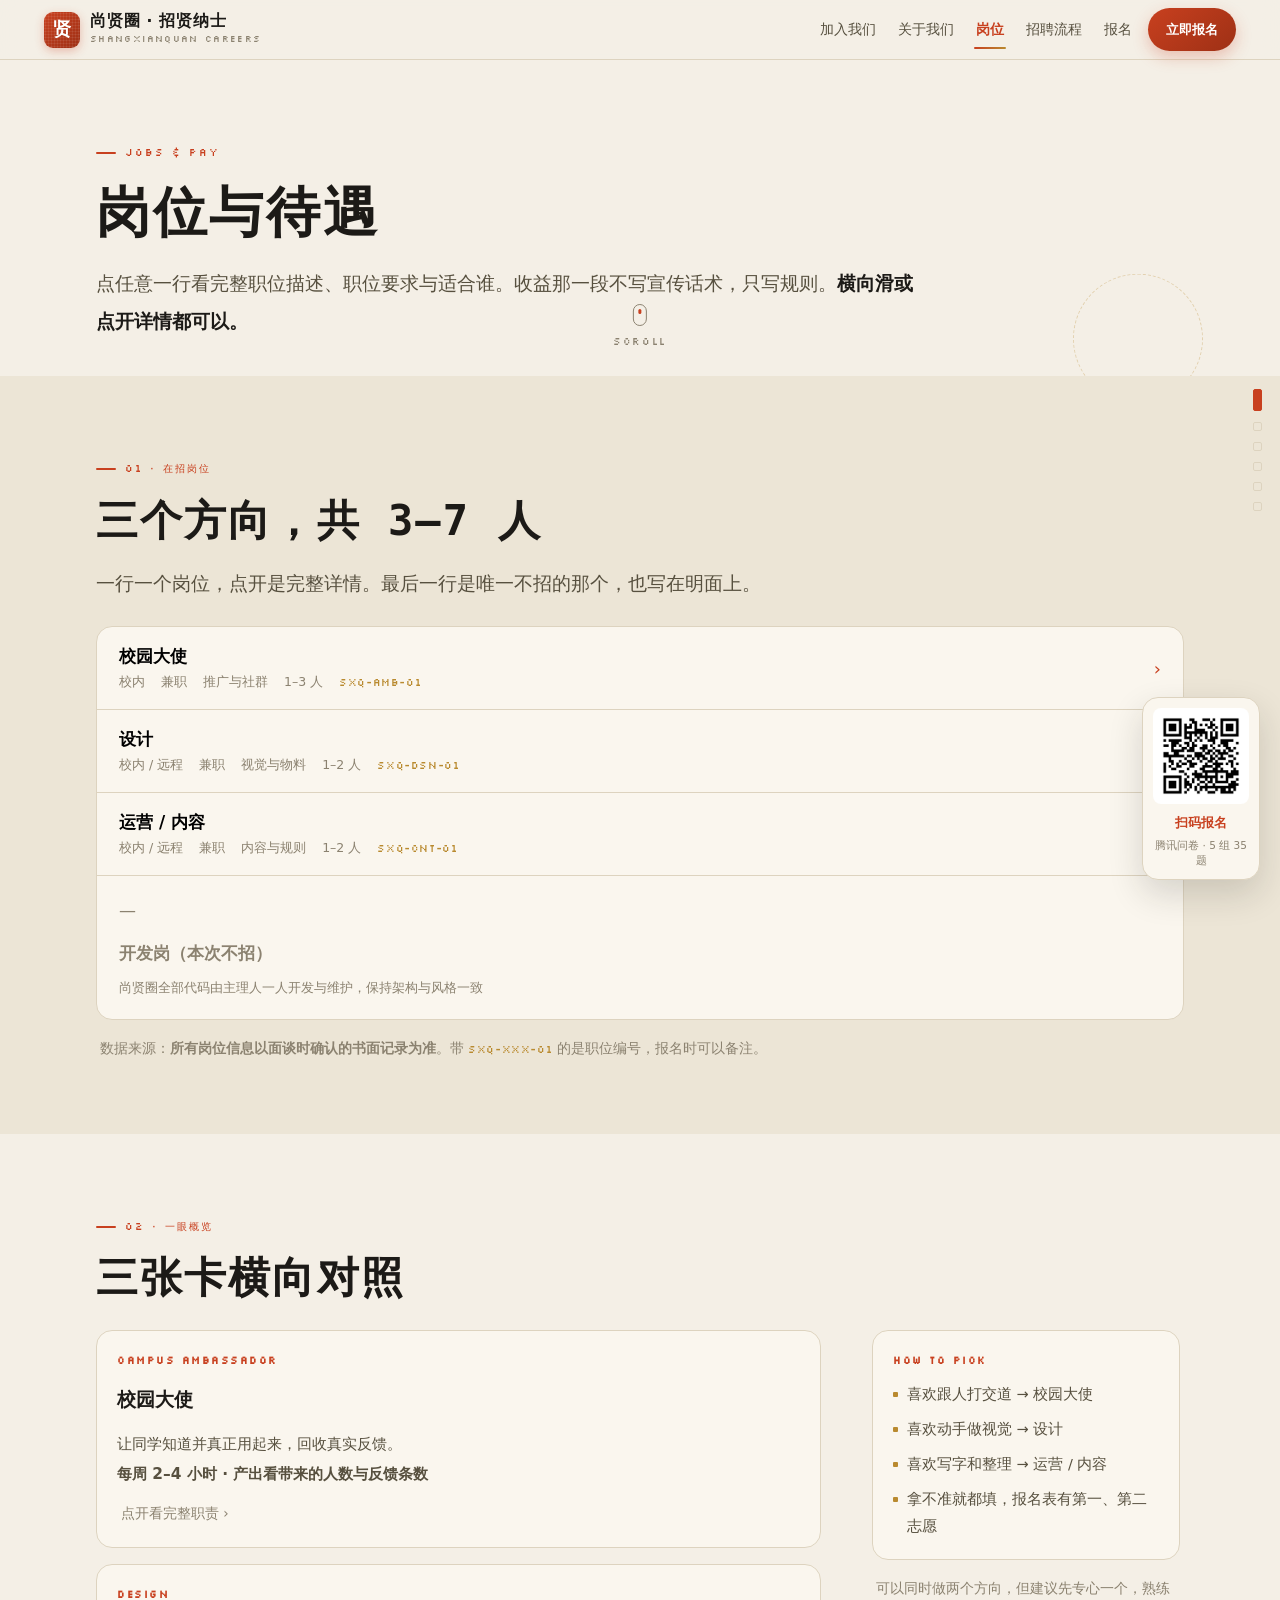
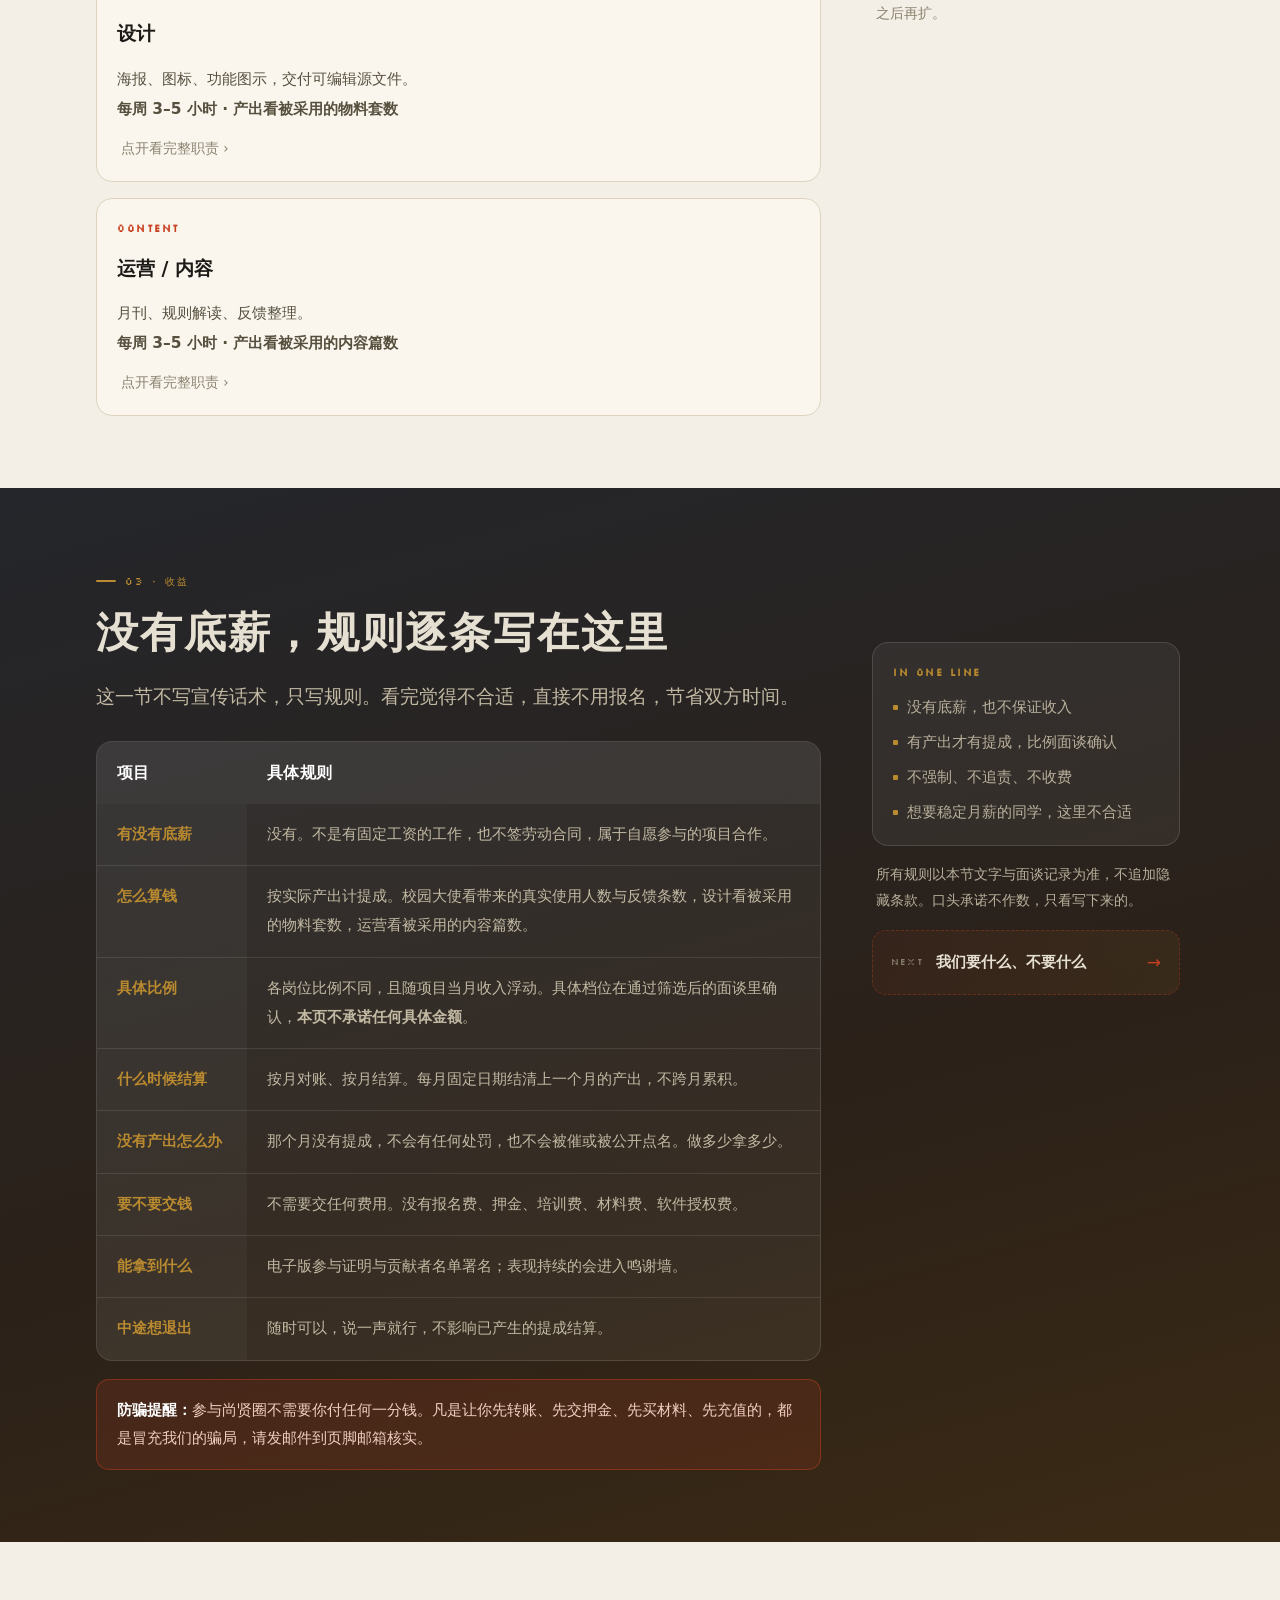
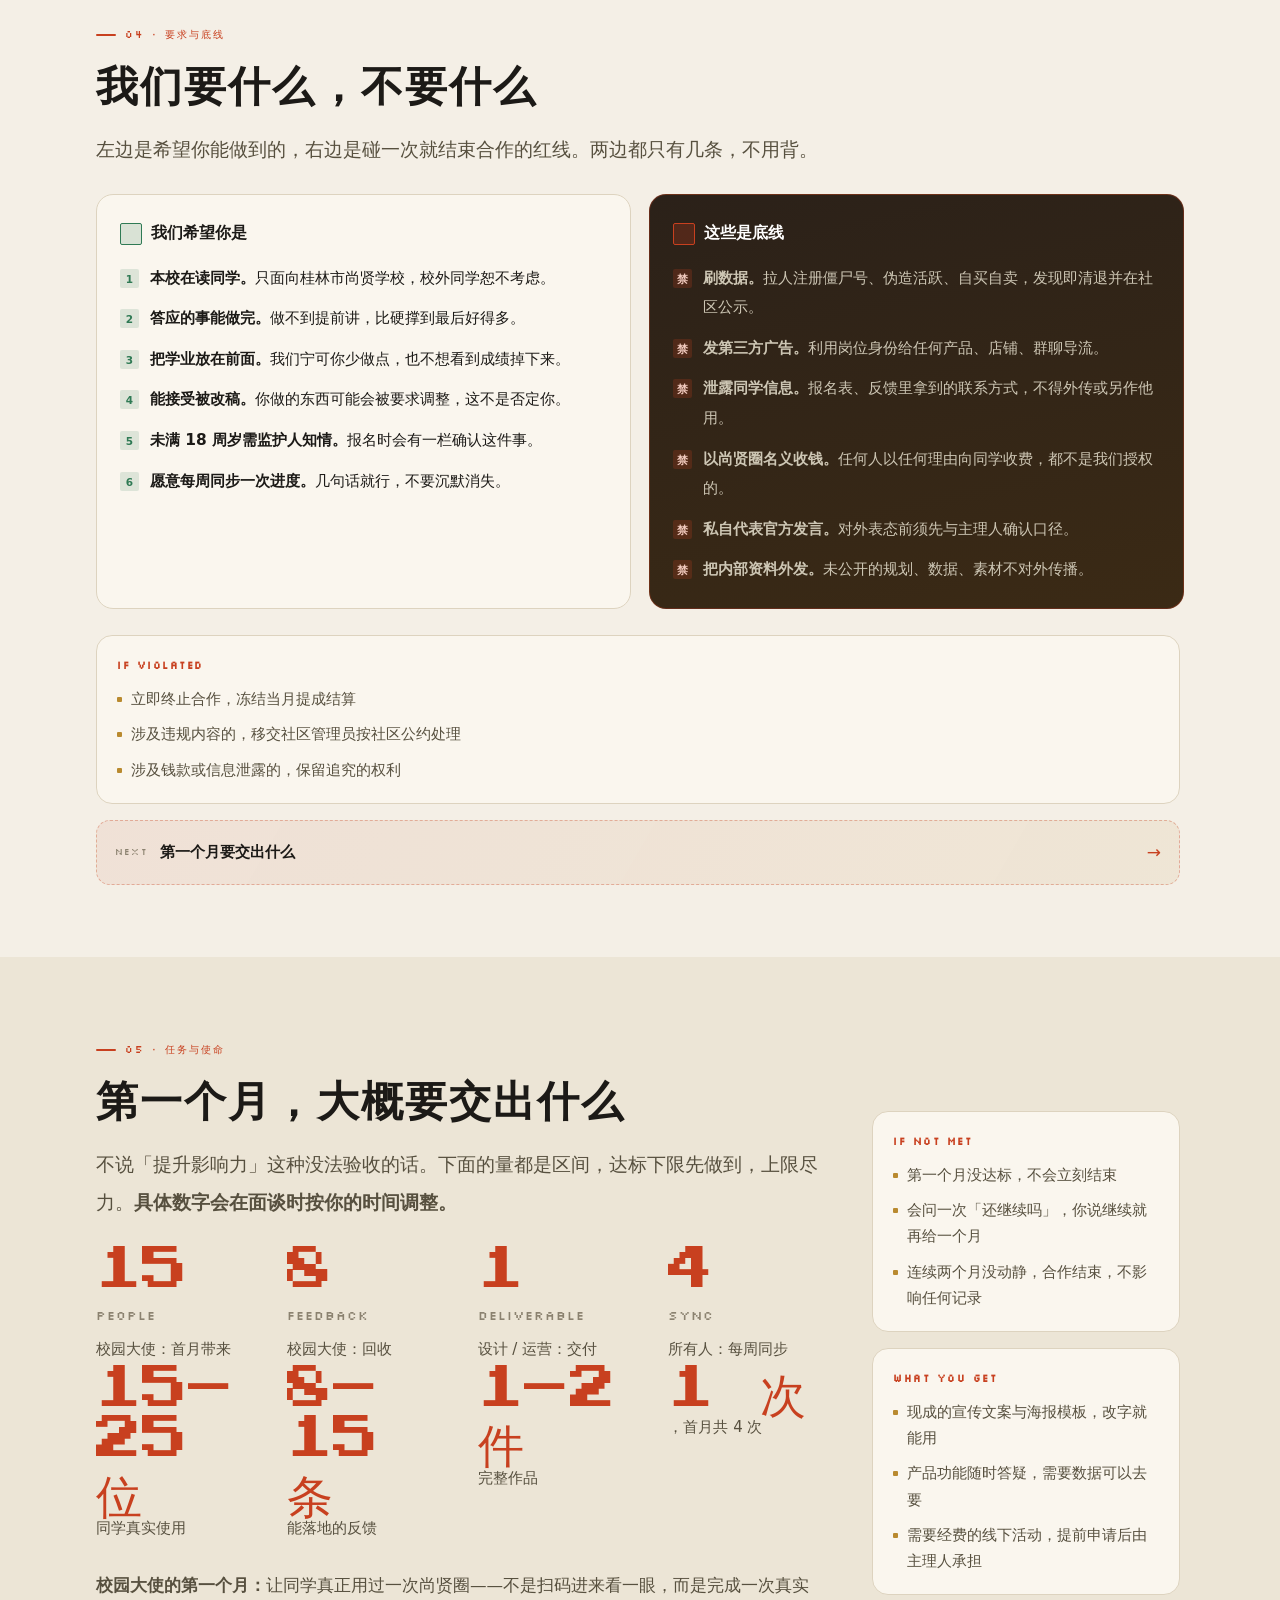
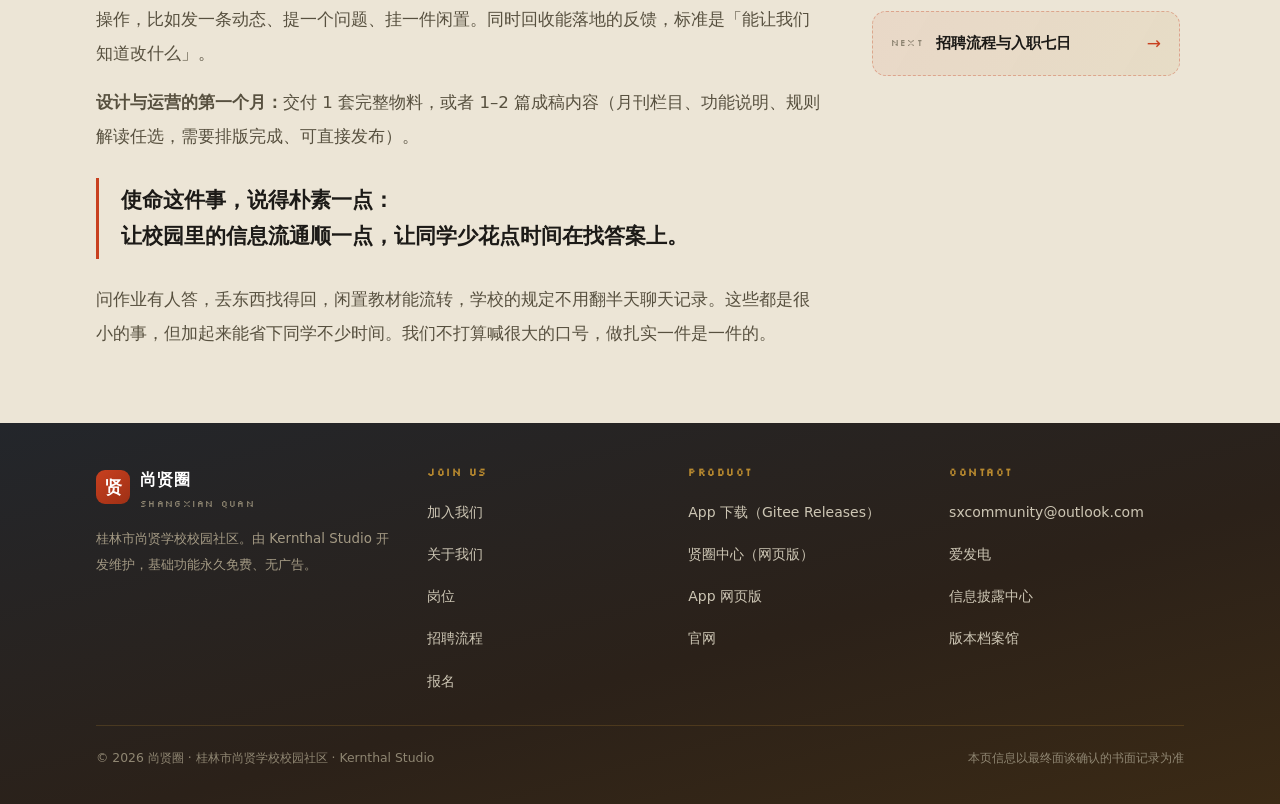
<file: career/jobs.html>
<!DOCTYPE html>
<html lang="zh-CN">
<head>
<meta charset="UTF-8" />
<meta name="viewport" content="width=device-width, initial-scale=1, viewport-fit=cover" />
<title>岗位与待遇 · 尚贤圈招贤纳士</title>
<meta name="description" content="三个岗位详情、收益逐条明示、要求与六条红线、第一个月的任务。" />
<meta name="theme-color" content="#c8401f" />
<link rel="stylesheet" href="./assets/career.css" />
</head>
<body data-page="jobs">
<div class="xprog" id="xprog"><i></i></div>
<header id="xbar"></header>

<section class="screen" id="hero" style="min-height:auto;padding:clamp(48px,8vh,88px) 0 clamp(28px,4vh,48px)">
  <i class="pxl" data-px="0.30" style="position:absolute;right:6%;top:10%;width:130px;height:130px;border:1.5px dashed rgba(185,138,47,.3);border-radius:50%"></i>
  <div class="wrap screen-inner">
    <div class="eyebrow">JOBS &amp; PAY</div>
    <h2 style="font-size:clamp(30px,5vw,54px)">岗位与待遇</h2>
    <p class="lede rv">点任意一行看完整职位描述、职位要求与适合谁。收益那一段不写宣传话术，只写规则。<strong>横向滑或点开详情都可以。</strong></p>
  </div>
  <div class="scroll-hint"><i></i><span>SCROLL</span></div>
</section>

<!-- ═══ 01 岗位列表（学字节） ═══ -->
<section class="sec alt" id="list">
  <div class="wrap">
    <div class="eyebrow rv">01 · 在招岗位</div>
    <h2 class="rv">三个方向，共 3–7 人</h2>
    <p class="lede rv d1">一行一个岗位，点开是完整详情。最后一行是唯一不招的那个，也写在明面上。</p>
    <div class="jlist rv d2" id="joblist" style="margin-top:24px"></div>
    <p class="note rv d3" style="margin-top:16px">数据来源：<b>所有岗位信息以面谈时确认的书面记录为准</b>。带 <span class="jid">SXQ-XXX-01</span> 的是职位编号，报名时可以备注。</p>
  </div>
</section>

<!-- ═══ 02 卡片概览 ═══ -->
<section class="sec" id="cards">
  <div class="wrap">
    <div class="eyebrow rv">02 · 一眼概览</div>
    <h2 class="rv">三张卡横向对照</h2>
    <div class="eg rv d1" style="margin-top:24px">
      <div class="gridd" style="display:grid;gap:16px">
        <div class="card" style="cursor:pointer" data-openjob="ambassador">
          <h4>CAMPUS AMBASSADOR</h4>
          <h3>校园大使</h3>
          <p style="font-size:15.4px;color:var(--ink2);line-height:1.95">让同学知道并真正用起来，回收真实反馈。<br><b>每周 2–4 小时 · 产出看带来的人数与反馈条数</b></p>
          <p class="note" style="margin-top:12px">点开看完整职责 ›</p>
        </div>
        <div class="card" style="cursor:pointer" data-openjob="design">
          <h4>DESIGN</h4>
          <h3>设计</h3>
          <p style="font-size:15.4px;color:var(--ink2);line-height:1.95">海报、图标、功能图示，交付可编辑源文件。<br><b>每周 3–5 小时 · 产出看被采用的物料套数</b></p>
          <p class="note" style="margin-top:12px">点开看完整职责 ›</p>
        </div>
        <div class="card" style="cursor:pointer" data-openjob="content">
          <h4>CONTENT</h4>
          <h3>运营 / 内容</h3>
          <p style="font-size:15.4px;color:var(--ink2);line-height:1.95">月刊、规则解读、反馈整理。<br><b>每周 3–5 小时 · 产出看被采用的内容篇数</b></p>
          <p class="note" style="margin-top:12px">点开看完整职责 ›</p>
        </div>
      </div>
      <aside class="rail">
        <div class="card rv">
          <h4>HOW TO PICK</h4>
          <ul>
            <li><i></i>喜欢跟人打交道 → 校园大使</li>
            <li><i></i>喜欢动手做视觉 → 设计</li>
            <li><i></i>喜欢写字和整理 → 运营 / 内容</li>
            <li><i></i>拿不准就都填，报名表有第一、第二志愿</li>
          </ul>
        </div>
        <p class="note rv d1">可以同时做两个方向，但建议先专心一个，熟练之后再扩。</p>
      </aside>
    </div>
  </div>
</section>

<!-- ═══ 03 收益（明示） ═══ -->
<section class="sec dark" id="pay">
  <div class="wrap eg">
    <div>
      <div class="eyebrow rv">03 · 收益</div>
      <h2 class="rv">没有底薪，规则逐条写在这里</h2>
      <p class="lede rv d1">这一节不写宣传话术，只写规则。看完觉得不合适，直接不用报名，节省双方时间。</p>
      <div class="tbl-wrap rv d2" style="margin-top:26px">
        <table class="tbl">
          <thead><tr><th>项目</th><th>具体规则</th></tr></thead>
          <tbody>
            <tr><th>有没有底薪</th><td>没有。不是有固定工资的工作，也不签劳动合同，属于自愿参与的项目合作。</td></tr>
            <tr><th>怎么算钱</th><td>按实际产出计提成。校园大使看带来的真实使用人数与反馈条数，设计看被采用的物料套数，运营看被采用的内容篇数。</td></tr>
            <tr><th>具体比例</th><td>各岗位比例不同，且随项目当月收入浮动。具体档位在通过筛选后的面谈里确认，<b>本页不承诺任何具体金额</b>。</td></tr>
            <tr><th>什么时候结算</th><td>按月对账、按月结算。每月固定日期结清上一个月的产出，不跨月累积。</td></tr>
            <tr><th>没有产出怎么办</th><td>那个月没有提成，不会有任何处罚，也不会被催或被公开点名。做多少拿多少。</td></tr>
            <tr><th>要不要交钱</th><td>不需要交任何费用。没有报名费、押金、培训费、材料费、软件授权费。</td></tr>
            <tr><th>能拿到什么</th><td>电子版参与证明与贡献者名单署名；表现持续的会进入鸣谢墙。</td></tr>
            <tr><th>中途想退出</th><td>随时可以，说一声就行，不影响已产生的提成结算。</td></tr>
          </tbody>
        </table>
      </div>
      <div class="warn rv d3"><b>防骗提醒：</b>参与尚贤圈不需要你付任何一分钱。凡是让你先转账、先交押金、先买材料、先充值的，都是冒充我们的骗局，请发邮件到页脚邮箱核实。</div>
    </div>
    <aside class="rail">
      <div class="card rv">
        <h4>IN ONE LINE</h4>
        <ul>
          <li><i></i>没有底薪，也不保证收入</li>
          <li><i></i>有产出才有提成，比例面谈确认</li>
          <li><i></i>不强制、不追责、不收费</li>
          <li><i></i>想要稳定月薪的同学，这里不合适</li>
        </ul>
      </div>
      <p class="note rv d1">所有规则以本节文字与面谈记录为准，不追加隐藏条款。口头承诺不作数，只看写下来的。</p>
      <a class="teaser rv d2" href="#fit"><span class="tk">NEXT</span><span class="tt">我们要什么、不要什么</span><span class="ta">→</span></a>
    </aside>
  </div>
</section>

<!-- ═══ 04 要求与底线 ═══ -->
<section class="sec" id="fit">
  <div class="wrap">
    <div class="eyebrow rv">04 · 要求与底线</div>
    <h2 class="rv">我们要什么，不要什么</h2>
    <p class="lede rv d1">左边是希望你能做到的，右边是碰一次就结束合作的红线。两边都只有几条，不用背。</p>
    <div class="vs rv d2" style="margin-top:26px">
      <div class="vs-card yes">
        <h4>我们希望你是</h4>
        <ul class="vs-list">
          <li><i>1</i><span><b>本校在读同学。</b>只面向桂林市尚贤学校，校外同学恕不考虑。</span></li>
          <li><i>2</i><span><b>答应的事能做完。</b>做不到提前讲，比硬撑到最后好得多。</span></li>
          <li><i>3</i><span><b>把学业放在前面。</b>我们宁可你少做点，也不想看到成绩掉下来。</span></li>
          <li><i>4</i><span><b>能接受被改稿。</b>你做的东西可能会被要求调整，这不是否定你。</span></li>
          <li><i>5</i><span><b>未满 18 周岁需监护人知情。</b>报名时会有一栏确认这件事。</span></li>
          <li><i>6</i><span><b>愿意每周同步一次进度。</b>几句话就行，不要沉默消失。</span></li>
        </ul>
      </div>
      <div class="vs-card no">
        <h4>这些是底线</h4>
        <ul class="vs-list">
          <li><i>禁</i><span><b>刷数据。</b>拉人注册僵尸号、伪造活跃、自买自卖，发现即清退并在社区公示。</span></li>
          <li><i>禁</i><span><b>发第三方广告。</b>利用岗位身份给任何产品、店铺、群聊导流。</span></li>
          <li><i>禁</i><span><b>泄露同学信息。</b>报名表、反馈里拿到的联系方式，不得外传或另作他用。</span></li>
          <li><i>禁</i><span><b>以尚贤圈名义收钱。</b>任何人以任何理由向同学收费，都不是我们授权的。</span></li>
          <li><i>禁</i><span><b>私自代表官方发言。</b>对外表态前须先与主理人确认口径。</span></li>
          <li><i>禁</i><span><b>把内部资料外发。</b>未公开的规划、数据、素材不对外传播。</span></li>
        </ul>
      </div>
    </div>
    <aside class="rail" style="margin-top:26px">
      <div class="card rv">
        <h4>IF VIOLATED</h4>
        <ul>
          <li><i></i>立即终止合作，冻结当月提成结算</li>
          <li><i></i>涉及违规内容的，移交社区管理员按社区公约处理</li>
          <li><i></i>涉及钱款或信息泄露的，保留追究的权利</li>
        </ul>
      </div>
      <a class="teaser rv d1" href="#mission"><span class="tk">NEXT</span><span class="tt">第一个月要交出什么</span><span class="ta">→</span></a>
    </aside>
  </div>
</section>

<!-- ═══ 05 任务与使命 ═══ -->
<section class="sec alt" id="mission">
  <div class="wrap eg">
    <div>
      <div class="eyebrow rv">05 · 任务与使命</div>
      <h2 class="rv">第一个月，大概要交出什么</h2>
      <p class="lede rv d1">不说「提升影响力」这种没法验收的话。下面的量都是区间，达标下限先做到，上限尽力。<b>具体数字会在面谈时按你的时间调整。</b></p>
      <div class="stats rv d2" style="margin-top:24px">
        <div class="stat"><b data-count="15">0</b><i>PEOPLE</i><p>校园大使：首月带来 <b>15–25 位</b>同学真实使用</p></div>
        <div class="stat"><b data-count="8">0</b><i>FEEDBACK</i><p>校园大使：回收 <b>8–15 条</b>能落地的反馈</p></div>
        <div class="stat"><b data-count="1">0</b><i>DELIVERABLE</i><p>设计 / 运营：交付 <b>1–2 件</b>完整作品</p></div>
        <div class="stat"><b data-count="4">0</b><i>SYNC</i><p>所有人：每周同步 <b>1 次</b>，首月共 4 次</p></div>
      </div>
      <div class="body rv d3" style="margin-top:26px">
        <p><b>校园大使的第一个月：</b>让同学真正用过一次尚贤圈——不是扫码进来看一眼，而是完成一次真实操作，比如发一条动态、提一个问题、挂一件闲置。同时回收能落地的反馈，标准是「能让我们知道改什么」。</p>
        <p><b>设计与运营的第一个月：</b>交付 1 套完整物料，或者 1–2 篇成稿内容（月刊栏目、功能说明、规则解读任选，需要排版完成、可直接发布）。</p>
        <div class="pull">使命这件事，说得朴素一点：<br>让校园里的信息流通顺一点，让同学少花点时间在找答案上。</div>
        <p>问作业有人答，丢东西找得回，闲置教材能流转，学校的规定不用翻半天聊天记录。这些都是很小的事，但加起来能省下同学不少时间。我们不打算喊很大的口号，做扎实一件是一件的。</p>
      </div>
    </div>
    <aside class="rail">
      <div class="card rv">
        <h4>IF NOT MET</h4>
        <ul>
          <li><i></i>第一个月没达标，不会立刻结束</li>
          <li><i></i>会问一次「还继续吗」，你说继续就再给一个月</li>
          <li><i></i>连续两个月没动静，合作结束，不影响任何记录</li>
        </ul>
      </div>
      <div class="card rv d1">
        <h4>WHAT YOU GET</h4>
        <ul>
          <li><i></i>现成的宣传文案与海报模板，改字就能用</li>
          <li><i></i>产品功能随时答疑，需要数据可以去要</li>
          <li><i></i>需要经费的线下活动，提前申请后由主理人承担</li>
        </ul>
      </div>
      <a class="teaser rv d2" href="./process.html"><span class="tk">NEXT</span><span class="tt">招聘流程与入职七日</span><span class="ta">→</span></a>
    </aside>
  </div>
</section>

<!-- ═══ 职位详情弹层 ═══ -->
<div class="mask" id="jobmask">
  <div class="modal" role="dialog" aria-modal="true" aria-label="职位详情">
    <div class="m-head">
      <h3>职位详情</h3>
      <button class="m-x" aria-label="关闭">×</button>
    </div>
    <div class="m-body" id="jobbody"></div>
    <div class="m-foot">
      <span class="note">投递后会打开报名页，并自动选好这个岗位。</span>
      <span class="sp"></span>
      <button class="btn btn-p" style="padding:12px 26px;font-size:15px">投递这个岗位</button>
    </div>
  </div>
</div>

<footer id="xfooter"></footer>
<script src="./assets/career.js"></script>
</body>
</html>
</file>
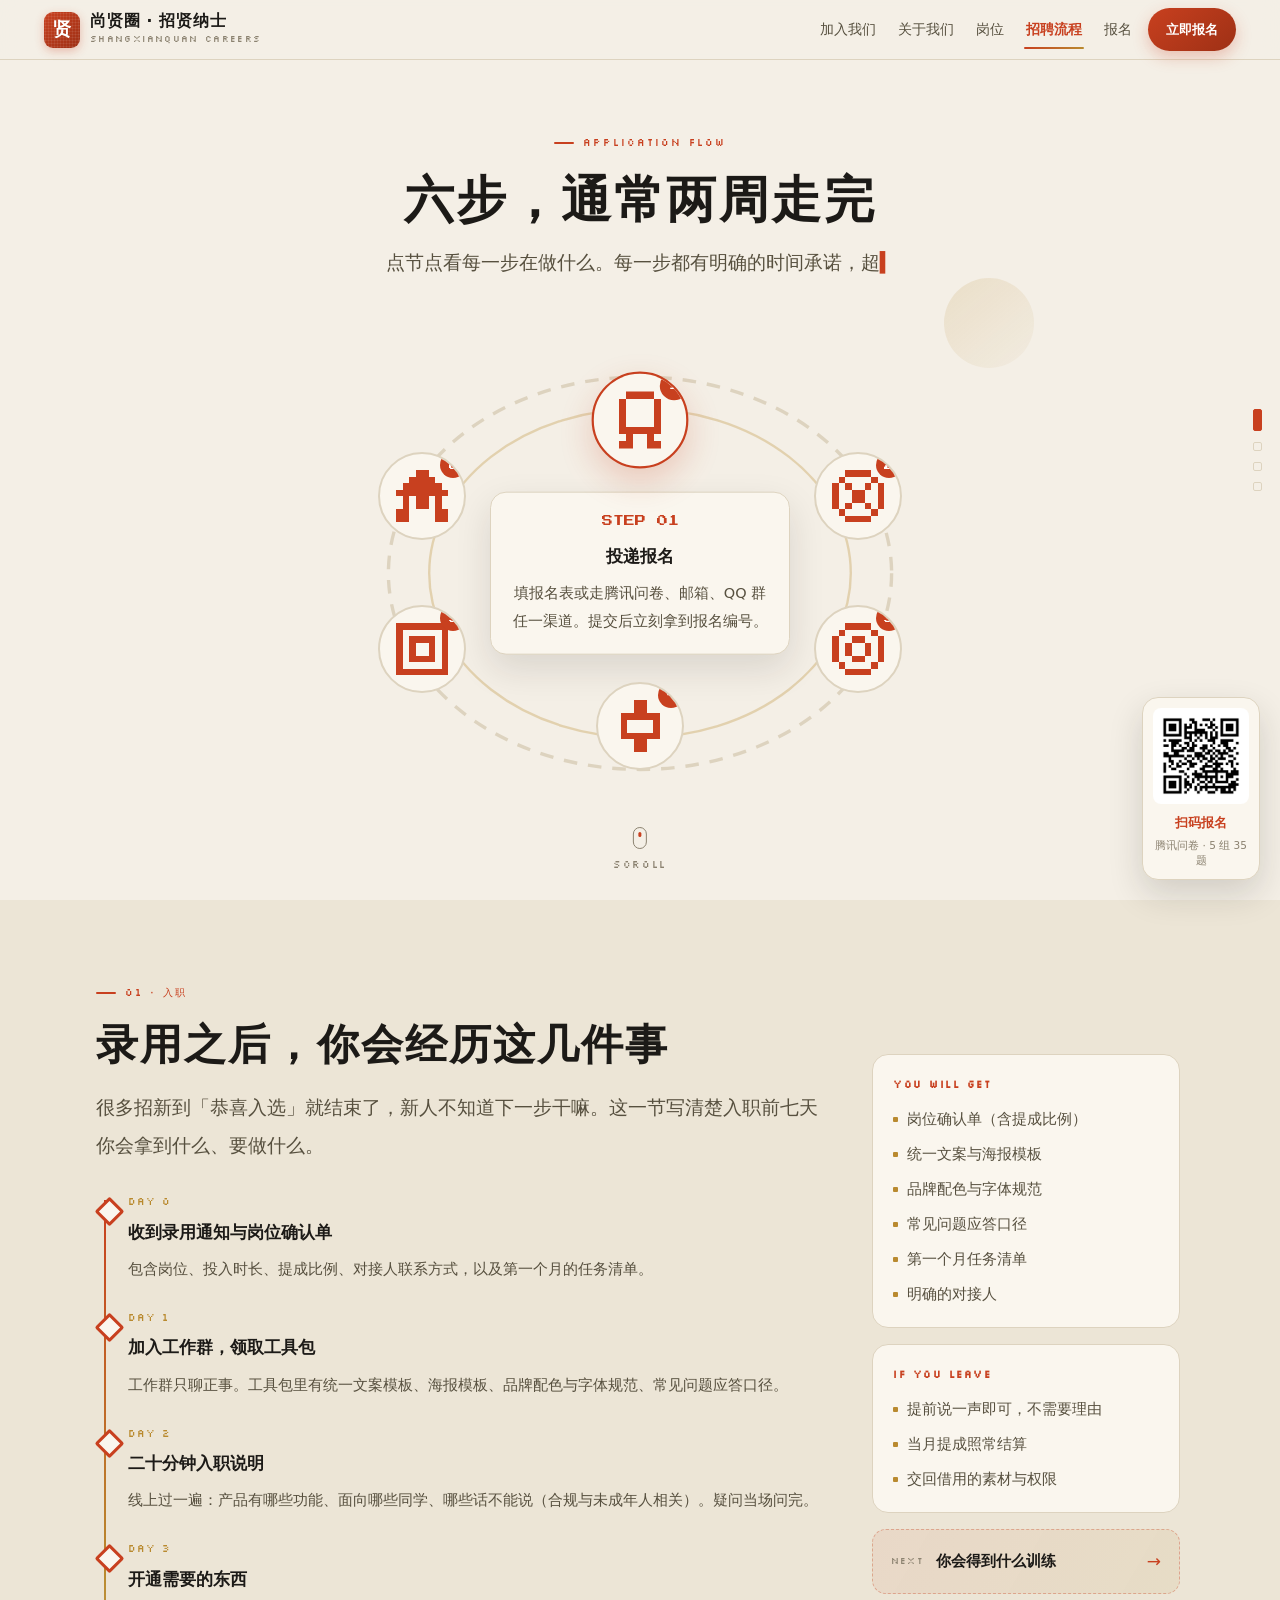
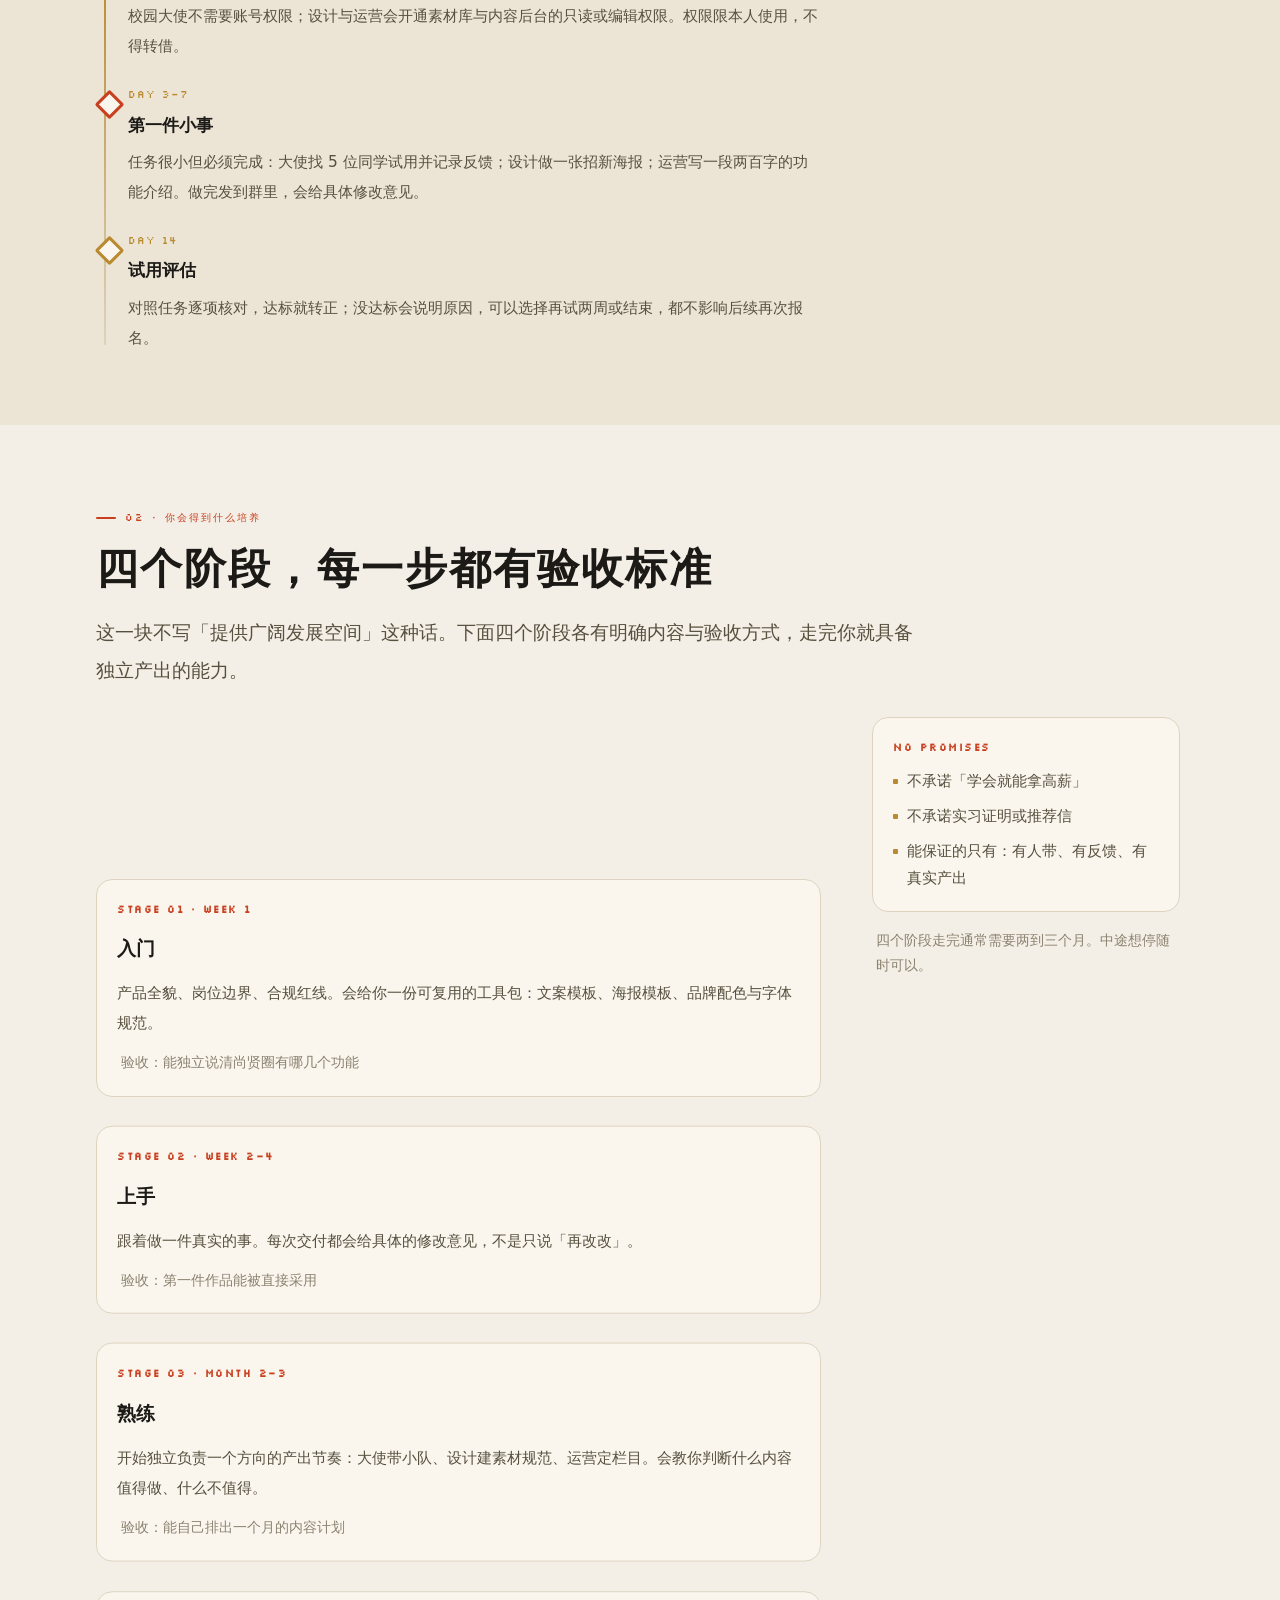
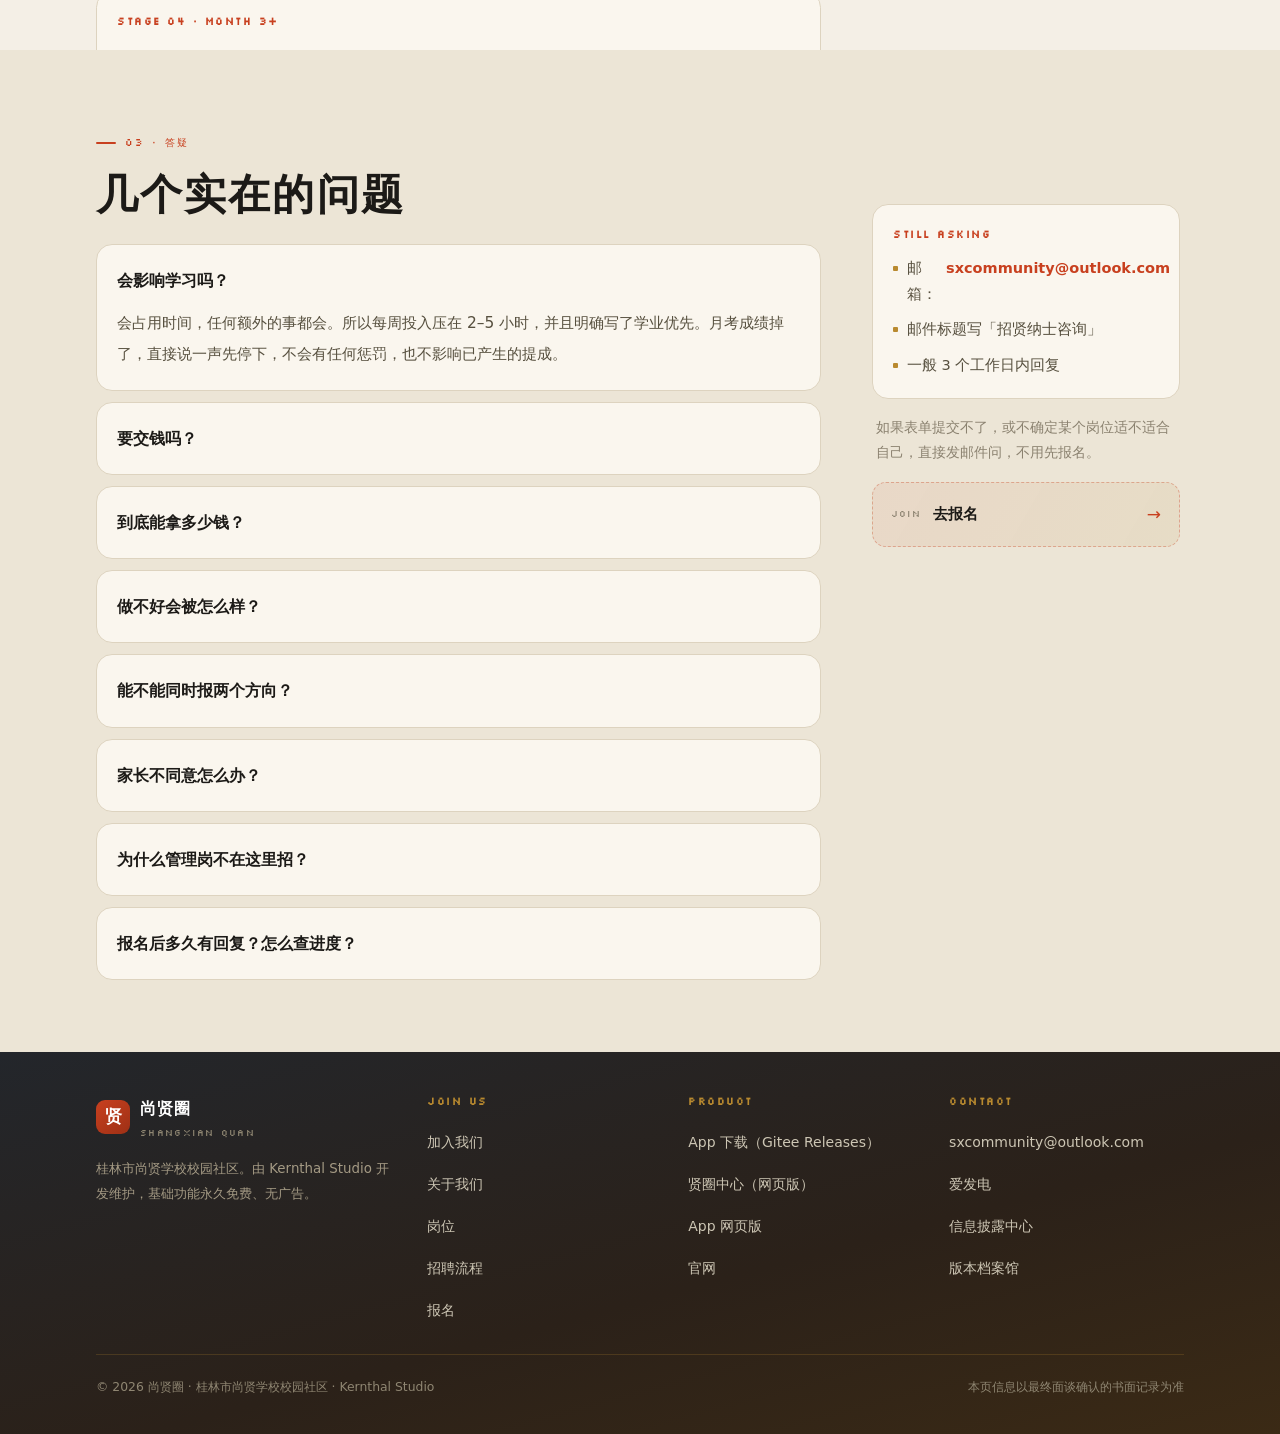
<file: career/process.html>
<!DOCTYPE html>
<html lang="zh-CN">
<head>
<meta charset="UTF-8" />
<meta name="viewport" content="width=device-width, initial-scale=1, viewport-fit=cover" />
<title>招聘流程 · 尚贤圈招贤纳士</title>
<meta name="description" content="六步环形招聘流程、录用后入职七日、四个阶段的培养体系、常见答疑。" />
<meta name="theme-color" content="#c8401f" />
<link rel="stylesheet" href="./assets/career.css" />
</head>
<body data-page="process">
<div class="xprog" id="xprog"><i></i></div>
<header id="xbar"></header>

<!-- ═══ 首屏 + 环形流程（全屏分节） ═══ -->
<section class="screen" id="hero">
  <i class="pxl" data-px="0.32" style="position:absolute;left:5%;bottom:12%;width:140px;height:140px;border:1.5px solid rgba(200,64,31,.15);border-radius:50%"></i>
  <i class="pxl" data-px="0.24" data-pxx="-0.24" style="position:absolute;right:7%;top:12%;width:90px;height:90px;background:linear-gradient(140deg,rgba(185,138,47,.16),rgba(185,138,47,.03));border-radius:50%"></i>
  <div class="wrap screen-inner">
    <div style="text-align:center;margin-bottom:clamp(16px,3vh,34px)">
      <div class="eyebrow" style="justify-content:center">APPLICATION FLOW</div>
      <h2 style="font-size:clamp(28px,4.6vw,50px);margin-bottom:10px">六步，通常两周走完</h2>
      <p class="lede" style="margin:0 auto;text-align:center" data-tw="点节点看每一步在做什么。每一步都有明确的时间承诺，超期你可以直接催。"></p>
    </div>
    <div class="flowring" id="flowring"></div>
  </div>
  <div class="scroll-hint"><i></i><span>SCROLL</span></div>
</section>

<!-- ═══ 入职七日 ═══ -->
<section class="sec alt" id="onboard">
  <div class="wrap eg">
    <div>
      <div class="eyebrow rv">01 · 入职</div>
      <h2 class="rv">录用之后，你会经历这几件事</h2>
      <p class="lede rv d1">很多招新到「恭喜入选」就结束了，新人不知道下一步干嘛。这一节写清楚入职前七天你会拿到什么、要做什么。</p>
      <div class="tl rv d2" style="margin-top:28px">
        <div class="tl-item"><div class="tm">DAY 0</div><b>收到录用通知与岗位确认单</b><p>包含岗位、投入时长、提成比例、对接人联系方式，以及第一个月的任务清单。</p></div>
        <div class="tl-item"><div class="tm">DAY 1</div><b>加入工作群，领取工具包</b><p>工作群只聊正事。工具包里有统一文案模板、海报模板、品牌配色与字体规范、常见问题应答口径。</p></div>
        <div class="tl-item"><div class="tm">DAY 2</div><b>二十分钟入职说明</b><p>线上过一遍：产品有哪些功能、面向哪些同学、哪些话不能说（合规与未成年人相关）。疑问当场问完。</p></div>
        <div class="tl-item"><div class="tm">DAY 3</div><b>开通需要的东西</b><p>校园大使不需要账号权限；设计与运营会开通素材库与内容后台的只读或编辑权限。权限限本人使用，不得转借。</p></div>
        <div class="tl-item"><div class="tm">DAY 3–7</div><b>第一件小事</b><p>任务很小但必须完成：大使找 5 位同学试用并记录反馈；设计做一张招新海报；运营写一段两百字的功能介绍。做完发到群里，会给具体修改意见。</p></div>
        <div class="tl-item done"><div class="tm">DAY 14</div><b>试用评估</b><p>对照任务逐项核对，达标就转正；没达标会说明原因，可以选择再试两周或结束，都不影响后续再次报名。</p></div>
      </div>
    </div>
    <aside class="rail">
      <div class="card rv">
        <h4>YOU WILL GET</h4>
        <ul>
          <li><i></i>岗位确认单（含提成比例）</li>
          <li><i></i>统一文案与海报模板</li>
          <li><i></i>品牌配色与字体规范</li>
          <li><i></i>常见问题应答口径</li>
          <li><i></i>第一个月任务清单</li>
          <li><i></i>明确的对接人</li>
        </ul>
      </div>
      <div class="card rv d1">
        <h4>IF YOU LEAVE</h4>
        <ul>
          <li><i></i>提前说一声即可，不需要理由</li>
          <li><i></i>当月提成照常结算</li>
          <li><i></i>交回借用的素材与权限</li>
        </ul>
      </div>
      <a class="teaser rv d2" href="#grow"><span class="tk">NEXT</span><span class="tt">你会得到什么训练</span><span class="ta">→</span></a>
    </aside>
  </div>
</section>

<!-- ═══ 培养体系 ═══ -->
<section class="sec" id="grow">
  <div class="wrap">
    <div class="eyebrow rv">02 · 你会得到什么培养</div>
    <h2 class="rv">四个阶段，每一步都有验收标准</h2>
    <p class="lede rv d1">这一块不写「提供广阔发展空间」这种话。下面四个阶段各有明确内容与验收方式，走完你就具备独立产出的能力。</p>
    <div class="eg rv d2" style="margin-top:28px">
      <div class="gridd" style="display:grid;gap:16px">
        <div class="card px" data-px="0.05">
          <h4>STAGE 01 · WEEK 1</h4><h3>入门</h3>
          <p style="font-size:15.4px;color:var(--ink2);line-height:1.95">产品全貌、岗位边界、合规红线。会给你一份可复用的工具包：文案模板、海报模板、品牌配色与字体规范。</p>
          <p class="note" style="margin-top:12px">验收：能独立说清尚贤圈有哪几个功能</p>
        </div>
        <div class="card px" data-px="0.05">
          <h4>STAGE 02 · WEEK 2–4</h4><h3>上手</h3>
          <p style="font-size:15.4px;color:var(--ink2);line-height:1.95">跟着做一件真实的事。每次交付都会给具体的修改意见，不是只说「再改改」。</p>
          <p class="note" style="margin-top:12px">验收：第一件作品能被直接采用</p>
        </div>
        <div class="card px" data-px="0.05">
          <h4>STAGE 03 · MONTH 2–3</h4><h3>熟练</h3>
          <p style="font-size:15.4px;color:var(--ink2);line-height:1.95">开始独立负责一个方向的产出节奏：大使带小队、设计建素材规范、运营定栏目。会教你判断什么内容值得做、什么不值得。</p>
          <p class="note" style="margin-top:12px">验收：能自己排出一个月的内容计划</p>
        </div>
        <div class="card px" data-px="0.05">
          <h4>STAGE 04 · MONTH 3+</h4><h3>带人</h3>
          <p style="font-size:15.4px;color:var(--ink2);line-height:1.95">可以带新加入的同学：把你的方法整理成文档交给下一个人。这一步会写进你的参与证明里。</p>
          <p class="note" style="margin-top:12px">验收：带出至少 1 位能独立交付的新同学</p>
        </div>
      </div>
      <aside class="rail">
        <div class="card rv">
          <h4>NO PROMISES</h4>
          <ul>
            <li><i></i>不承诺「学会就能拿高薪」</li>
            <li><i></i>不承诺实习证明或推荐信</li>
            <li><i></i>能保证的只有：有人带、有反馈、有真实产出</li>
          </ul>
        </div>
        <p class="note rv d1">四个阶段走完通常需要两到三个月。中途想停随时可以。</p>
      </aside>
    </div>
  </div>
</section>

<!-- ═══ 答疑 ═══ -->
<section class="sec alt" id="faq">
  <div class="wrap eg">
    <div>
      <div class="eyebrow rv">03 · 答疑</div>
      <h2 class="rv">几个实在的问题</h2>
      <div class="rv d1" style="margin-top:22px">
        <details class="card" open style="margin-bottom:11px"><summary style="cursor:pointer;font-weight:700;font-size:16px;list-style:none">会影响学习吗？</summary><p style="margin-top:12px;font-size:15.4px;color:var(--ink2);line-height:2">会占用时间，任何额外的事都会。所以每周投入压在 2–5 小时，并且明确写了学业优先。月考成绩掉了，直接说一声先停下，不会有任何惩罚，也不影响已产生的提成。</p></details>
        <details class="card" style="margin-bottom:11px"><summary style="cursor:pointer;font-weight:700;font-size:16px;list-style:none">要交钱吗？</summary><p style="margin-top:12px;font-size:15.4px;color:var(--ink2);line-height:2">一分都不用。没有报名费、押金、培训费、材料费、软件授权费。谁让你交钱谁就是骗子，请发邮件向官方核实。</p></details>
        <details class="card" style="margin-bottom:11px"><summary style="cursor:pointer;font-weight:700;font-size:16px;list-style:none">到底能拿多少钱？</summary><p style="margin-top:12px;font-size:15.4px;color:var(--ink2);line-height:2">本页不写具体数字，因为提成档位需要按岗位和产出方式在面谈时确认，而且会随项目当月收入浮动，写死了反而不负责任。能保证的是：规则透明、按月结算、不拖欠、不画饼。如果你需要稳定的月收入，这里不合适。</p></details>
        <details class="card" style="margin-bottom:11px"><summary style="cursor:pointer;font-weight:700;font-size:16px;list-style:none">做不好会被怎么样？</summary><p style="margin-top:12px;font-size:15.4px;color:var(--ink2);line-height:2">没有产出就没有那个月的提成，仅此而已。没有违约金，也不会被公开批评。连续两个月没有动静，会问一次是否继续，你说停就结束。</p></details>
        <details class="card" style="margin-bottom:11px"><summary style="cursor:pointer;font-weight:700;font-size:16px;list-style:none">能不能同时报两个方向？</summary><p style="margin-top:12px;font-size:15.4px;color:var(--ink2);line-height:2">可以。报名表里有第一志愿和第二志愿两栏，面谈时会一起确认。建议先专注一个方向，熟练之后再扩展。</p></details>
        <details class="card" style="margin-bottom:11px"><summary style="cursor:pointer;font-weight:700;font-size:16px;list-style:none">家长不同意怎么办？</summary><p style="margin-top:12px;font-size:15.4px;color:var(--ink2);line-height:2">可以先让家长知道这件事，或者让家长一起参加面谈。如果家长仍然不同意，我们尊重这个决定，不会劝你违背家长意愿。</p></details>
        <details class="card" style="margin-bottom:11px"><summary style="cursor:pointer;font-weight:700;font-size:16px;list-style:none">为什么管理岗不在这里招？</summary><p style="margin-top:12px;font-size:15.4px;color:var(--ink2);line-height:2">尚贤圈的会员权益、管理员权限和月度选举是<b>完全隔离</b>的三套体系：花钱买不到管理权，参与运营也不换管理权。管理员由站内选举产生，与本次招聘无关。</p></details>
        <details class="card"><summary style="cursor:pointer;font-weight:700;font-size:16px;list-style:none">报名后多久有回复？怎么查进度？</summary><p style="margin-top:12px;font-size:15.4px;color:var(--ink2);line-height:2">初审 3 个工作日内一定回复。用腾讯问卷或站内表单提交后会拿到一个报名编号（形如 SXQ-2026-0001），在报名页底部输编号加手机号即可随时查询。</p></details>
      </div>
    </div>
    <aside class="rail">
      <div class="card rv">
        <h4>STILL ASKING</h4>
        <ul>
          <li><i></i>邮箱：<a id="mailHere" href="#" style="color:var(--cinnabar);font-weight:800">联系我们</a></li>
          <li><i></i>邮件标题写「招贤纳士咨询」</li>
          <li><i></i>一般 3 个工作日内回复</li>
        </ul>
      </div>
      <p class="note rv d1">如果表单提交不了，或不确定某个岗位适不适合自己，直接发邮件问，不用先报名。</p>
      <a class="teaser rv d2" href="./apply.html"><span class="tk">JOIN</span><span class="tt">去报名</span><span class="ta">→</span></a>
    </aside>
  </div>
</section>

<footer id="xfooter"></footer>
<script src="./assets/career.js"></script>
<script>
/* 本页特有：侧栏邮箱拼接（防爬） */
(function(){
  var a=document.getElementById('mailHere'); if(!a) return;
  var addr='sxcommunity'+'@'+'outlook.com';
  a.href='mailto:'+addr+'?subject='+encodeURIComponent('招贤纳士咨询');
  a.textContent=addr;
})()
</script>
</body>
</html>
</file>
<file: assets/sxq/sxq-lottie.css>
/*! 尚贤圈 · Lottie 播放器样式（三站共用）
 * 仅用于 加载动画 / 客服机器人 / Hero 插画。
 * 导航菜单已改为原生 HTML（见 sxq-nav.css）。
 */

.sxq-lottie {
  position: relative;
  display: inline-block;
  line-height: 0;
  vertical-align: middle;
}
.sxq-lottie-stage { position: relative; width: 100%; height: 100%; }
.sxq-lottie-stage svg { display: block; width: 100%; height: 100%; }
.sxq-lottie-fallback { display: block; width: 100%; height: auto; }

/* 未就绪时占位，避免布局跳动 */
.sxq-lottie:not(.sxq-lottie-ready):not(.sxq-lottie-static) { min-height: 40px; }

/* 插画类：品牌色容器做轻品牌化 */
.sxq-lottie--brand {
  background: radial-gradient(120% 120% at 30% 20%, rgba(214, 72, 47, .07), rgba(74, 144, 217, .06) 60%, transparent 100%);
  border-radius: 18px;
  padding: 8px;
}

/* 手机端降配 */
@media (max-width: 768px) {
  .sxq-lottie-mobile { transform: scale(.96); }
  .sxq-lottie--brand { padding: 4px; border-radius: 14px; }
}

/* 无障碍：用户要求减少动效时，运行时已改为静态兜底 */
@media (prefers-reduced-motion: reduce) {
  .sxq-lottie-stage { display: none; }
}
</file>
<file: assets/sxq/sxq-nav.css>
/*! 尚贤圈 · 通用导航菜单（三站共用）
 * 中文标签、可任意增减项、悬停滑入高亮。替代原 Lottie 导航条
 * （原动画内文字为英文矢量路径，无法改字，故重建为原生 HTML/CSS）。
 */

.sxq-menu {
  display: flex;
  flex-direction: column;
  gap: 4px;
  width: 100%;
}

.sxq-menu-item {
  position: relative;
  display: flex;
  align-items: center;
  gap: 11px;
  padding: 11px 13px;
  border-radius: 11px;
  text-decoration: none;
  color: #2c2c2c;
  font-size: 14px;
  line-height: 1;
  overflow: hidden;
  transition: color .18s ease;
  -webkit-tap-highlight-color: transparent;
}

/* 悬停时从左侧滑入的品牌色高亮条 */
.sxq-menu-item::before {
  content: '';
  position: absolute;
  inset: 0;
  border-radius: inherit;
  background: linear-gradient(90deg, rgba(214, 72, 47, .12), rgba(214, 72, 47, .03) 70%, transparent);
  transform: scaleX(0);
  transform-origin: left center;
  transition: transform .26s cubic-bezier(.2, .9, .3, 1);
  z-index: 0;
}
.sxq-menu-item:hover::before,
.sxq-menu-item:focus-visible::before { transform: scaleX(1); }

.sxq-menu-item:hover,
.sxq-menu-item:focus-visible { color: #d6482f; outline: none; }

/* 左侧竖条 */
.sxq-menu-item::after {
  content: '';
  position: absolute;
  left: 0; top: 50%;
  width: 3px; height: 0;
  border-radius: 0 3px 3px 0;
  background: #d6482f;
  transform: translateY(-50%);
  transition: height .26s cubic-bezier(.2, .9, .3, 1);
  z-index: 1;
}
.sxq-menu-item:hover::after,
.sxq-menu-item:focus-visible::after { height: 62%; }

/* 图标 */
.sxq-menu-ic {
  position: relative;
  z-index: 1;
  flex: none;
  width: 26px; height: 26px;
  border-radius: 8px;
  display: flex;
  align-items: center;
  justify-content: center;
  font-size: 14px;
  line-height: 1;
  background: rgba(214, 72, 47, .1);
  color: #d6482f;
  transition: transform .26s cubic-bezier(.2, .9, .3, 1), background-color .18s ease, color .18s ease;
}
.sxq-menu-item:hover .sxq-menu-ic,
.sxq-menu-item:focus-visible .sxq-menu-ic {
  transform: scale(1.12) rotate(-4deg);
  background: #d6482f;
  color: #fff;
}

/* 文字 */
.sxq-menu-lb {
  position: relative;
  z-index: 1;
  font-weight: 500;
  transition: transform .26s cubic-bezier(.2, .9, .3, 1), letter-spacing .26s ease;
}
.sxq-menu-item:hover .sxq-menu-lb,
.sxq-menu-item:focus-visible .sxq-menu-lb { transform: translateX(3px); letter-spacing: .3px; }

/* 序号/角标（可选） */
.sxq-menu-tag {
  position: relative;
  z-index: 1;
  margin-left: auto;
  font-size: 10px;
  color: #a8a29b;
  border: 1px solid rgba(0, 0, 0, .09);
  border-radius: 999px;
  padding: 3px 7px;
  transition: color .18s ease, border-color .18s ease;
}
.sxq-menu-item:hover .sxq-menu-tag { color: #d6482f; border-color: rgba(214, 72, 47, .4); }

/* 分组标题 */
.sxq-menu-group {
  font-size: 11px;
  letter-spacing: 1px;
  color: #a8a29b;
  padding: 12px 13px 5px;
}

/* 手机端紧凑些 */
@media (max-width: 768px) {
  .sxq-menu-item { padding: 10px 12px; font-size: 13.5px; }
  .sxq-menu-ic { width: 24px; height: 24px; font-size: 13px; }
}
</file>
<file: assets/sxq/sxq-ai-chat.css>
/*! 尚贤圈 · 智能客服浮窗样式（三站共用） */

/* 右下角浮动操作分列：位置由 JS 计算 --sxq-ai-bottom / --sxq-ai-right，
   保证与站点自带的浮动按钮（返回顶部 #backTop、发布 .fab 等）不重叠 */
.sxq-ai {
  position: fixed;
  right: var(--sxq-ai-right, 18px);
  bottom: var(--sxq-ai-bottom, 18px);
  z-index: 9998;
  font-family: inherit;
  display: flex;
  flex-direction: column;
  align-items: flex-end;
  gap: 10px;
}

/* 悬浮按钮 */
.sxq-ai-fab {
  position: relative;
  width: 72px; height: 72px;
  border: none; border-radius: 50%;
  background: #d6482f;
  box-shadow: 0 10px 24px rgba(214, 72, 47, .32);
  cursor: pointer; padding: 0;
  display: flex; align-items: center; justify-content: center;
  transition: transform .18s ease, box-shadow .18s ease;
}
.sxq-ai-fab:hover { transform: translateY(-2px) scale(1.04); box-shadow: 0 14px 30px rgba(214, 72, 47, .4); }
.sxq-ai-fab:focus-visible { outline: 3px solid rgba(214, 72, 47, .4); outline-offset: 3px; }
/* 机器人动画：放大到 60px，清晰可见 */
.sxq-ai-fab-lottie { width: 60px; height: 60px; display: block; pointer-events: none; }
.sxq-ai-fab-lottie .sxq-lottie-stage svg { filter: brightness(0) invert(1); }
.sxq-ai-fab-dot {
  position: absolute; top: 7px; right: 7px;
  width: 11px; height: 11px; border-radius: 50%;
  background: #4CAF50; border: 2px solid #fff;
}

/* 收起后的小标签（把浮窗彻底让开页面） */
.sxq-ai-tab {
  display: none; align-items: center; gap: 6px;
  border: none; cursor: pointer;
  background: #d6482f; color: #fff;
  border-radius: 999px; padding: 9px 14px;
  box-shadow: 0 8px 20px rgba(214, 72, 47, .3);
  font-size: 12.5px; white-space: nowrap;
}
.sxq-ai-tab:hover { filter: brightness(1.06); }
.sxq-ai.sxq-ai-hidden .sxq-ai-fab { display: none; }
.sxq-ai.sxq-ai-hidden .sxq-ai-panel { display: none !important; }
.sxq-ai.sxq-ai-hidden .sxq-ai-tab { display: flex; }

/* 面板：锚定在按钮正上方（bottom:100%），不参与流式布局。
   尺寸可由用户拖拽左上角调整（--sxq-ai-w / --sxq-ai-h，JS 会持久化并做范围钳制）。 */
.sxq-ai-panel {
  position: absolute; right: 0; bottom: calc(100% + 10px);
  width: var(--sxq-ai-w, min(380px, calc(100vw - 36px)));
  height: var(--sxq-ai-h, min(560px, var(--sxq-ai-maxh, calc(100vh - 150px))));
  max-width: calc(100vw - 24px);
  max-height: var(--sxq-ai-maxh, calc(100vh - 120px));
  background: #fff;
  border: 1px solid rgba(0, 0, 0, .08);
  border-radius: 16px;
  box-shadow: 0 24px 60px rgba(30, 20, 15, .22);
  display: flex; flex-direction: column; overflow: hidden;
  animation: sxqAiIn .2s ease;
}
/* 拖拽调整大小手柄（左上角，因为面板锚在右下） */
.sxq-ai-resize {
  position: absolute; left: 0; top: 0; width: 22px; height: 22px;
  cursor: nwse-resize; z-index: 4; touch-action: none;
}
.sxq-ai-resize::before {
  content: ""; position: absolute; left: 6px; top: 6px; width: 10px; height: 10px;
  border-left: 2px solid rgba(0, 0, 0, .16); border-top: 2px solid rgba(0, 0, 0, .16);
  border-radius: 3px 0 0 0; transition: border-color .15s ease;
}
.sxq-ai-resize:hover::before { border-color: rgba(214, 72, 47, .6); }
.sxq-ai-resizing { user-select: none; }
.sxq-ai-resizing .sxq-ai-panel { animation: none; }

/* 关键修复：hidden 属性必须能真正隐藏（否则被上面的 display:flex 覆盖，面板关不掉） */
.sxq-ai-panel[hidden] { display: none !important; }
@keyframes sxqAiIn { from { opacity: 0; transform: translateY(8px) } to { opacity: 1; transform: none } }

.sxq-ai-head {
  display: flex; align-items: center; gap: 8px;
  padding: 12px 14px; background: #f7f6f2;
  border-bottom: 1px solid rgba(0, 0, 0, .06);
}
.sxq-ai-title { font-weight: 600; color: #2c2c2c; font-size: 14px; }
.sxq-ai-aigc {
  font-size: 10px; line-height: 1; padding: 4px 6px; border-radius: 6px;
  color: #d6482f; background: rgba(214, 72, 47, .1); border: 1px solid rgba(214, 72, 47, .25);
}
.sxq-ai-head-acts { margin-left: auto; display: flex; align-items: center; gap: 2px; }
.sxq-ai-min, .sxq-ai-close {
  border: none; background: transparent; cursor: pointer; padding: 0 5px;
}
.sxq-ai-min { font-size: 12px; color: #8a8580; }
.sxq-ai-min:hover { color: #d6482f; }
.sxq-ai-close { font-size: 22px; line-height: 1; color: #8a8580; }
.sxq-ai-close:hover { color: #d6482f; }

.sxq-ai-log { flex: 1; overflow-y: auto; padding: 14px; display: flex; flex-direction: column; gap: 10px; }
.sxq-ai-msg { max-width: 84%; font-size: 13.5px; line-height: 1.6; padding: 9px 12px; border-radius: 12px; white-space: normal; word-break: break-word; }
.sxq-ai-msg--assistant { align-self: flex-start; background: #f2f1ee; color: #2c2c2c; border-top-left-radius: 4px; }
.sxq-ai-msg--user { align-self: flex-end; background: #d6482f; color: #fff; border-top-right-radius: 4px; white-space: pre-wrap; }
.sxq-ai-msg--error { background: #fdecea; color: #b3351f; border: 1px solid rgba(179, 53, 31, .25); }

/* 自动识别的链接 / 邮箱 */
.sxq-ai-link {
  color: #2f7ad0;
  text-decoration: underline;
  text-underline-offset: 2px;
  word-break: break-all;
}
.sxq-ai-link:hover { color: #d6482f; }
.sxq-ai-msg--user .sxq-ai-link { color: #fff; }
.sxq-ai-typing::after { content: '…'; animation: sxqAiDots 1s steps(3) infinite; }
@keyframes sxqAiDots { 0% { opacity: .2 } 50% { opacity: 1 } 100% { opacity: .2 } }

/* 回答来源标记：预设 / AI 生成 */
.sxq-ai-tag {
  display: inline-block; margin-top: 8px; padding: 1px 8px; border-radius: 999px;
  font-size: 10.5px; line-height: 1.7; letter-spacing: .02em;
  background: rgba(44, 44, 44, .06); color: #8a8a8a; border: 1px solid rgba(44, 44, 44, .08);
}
.sxq-ai-tag--preset { background: rgba(185, 138, 47, .12); color: #8a6520; border-color: rgba(185, 138, 47, .28); }

/* 推荐提问：单行横向滚动（不再换行占掉半屏），可整体收起 */
.sxq-ai-quickbar {
  display: flex; align-items: center; gap: 6px;
  padding: 0 12px 8px;
}
.sxq-ai-quick {
  flex: 1; min-width: 0;
  display: flex; flex-wrap: nowrap; gap: 6px;
  overflow-x: auto; overflow-y: hidden;
  padding-bottom: 2px;
  scrollbar-width: none;
  -webkit-overflow-scrolling: touch;
}
.sxq-ai-quick::-webkit-scrollbar { display: none; }
.sxq-ai-quick.sxq-ai-quick--off { display: none; }
.sxq-ai-chip {
  font-size: 12px; padding: 5px 9px; border-radius: 999px; cursor: pointer;
  color: #4a4a4a; background: #fff; border: 1px solid rgba(0, 0, 0, .12);
  transition: all .15s ease; white-space: nowrap; flex: 0 0 auto;
}
.sxq-ai-chip:hover { color: #d6482f; border-color: rgba(214, 72, 47, .5); background: rgba(214, 72, 47, .06); }
.sxq-ai-qtoggle {
  flex: 0 0 auto; border: 1px solid rgba(0, 0, 0, .1); background: #fff;
  color: #8a8580; font-size: 11.5px; padding: 4px 9px; border-radius: 999px; cursor: pointer;
  transition: all .15s ease; white-space: nowrap;
}
.sxq-ai-qtoggle:hover { color: #d6482f; border-color: rgba(214, 72, 47, .4); }

.sxq-ai-form { display: flex; gap: 8px; padding: 10px 12px; border-top: 1px solid rgba(0, 0, 0, .06); }
.sxq-ai-input {
  flex: 1; min-width: 0; font-size: 13.5px; padding: 9px 11px;
  border: 1px solid rgba(0, 0, 0, .14); border-radius: 10px; outline: none; color: #2c2c2c;
}
.sxq-ai-input:focus { border-color: #d6482f; box-shadow: 0 0 0 3px rgba(214, 72, 47, .12); }
.sxq-ai-send {
  border: none; border-radius: 10px; padding: 0 16px; cursor: pointer;
  background: #d6482f; color: #fff; font-size: 13.5px;
}
.sxq-ai-send:disabled { opacity: .5; cursor: not-allowed; }

.sxq-ai-foot {
  padding: 8px 12px 10px; font-size: 11px; color: #8a8580;
  display: flex; flex-wrap: wrap; gap: 4px 8px; background: #faf9f7;
  border-top: 1px solid rgba(0, 0, 0, .05);
}
.sxq-ai-foot a { color: #4a90d9; text-decoration: none; }
.sxq-ai-foot a:hover { text-decoration: underline; }

/* 手机端：按钮略小；位置仍由 JS 的浮动分列算法计算（含底部 Tab 避让） */
@media (max-width: 768px) {
  .sxq-ai-fab { width: 64px; height: 64px; }
  .sxq-ai-fab-lottie { width: 52px; height: 52px; }
  .sxq-ai-panel { width: min(360px, calc(100vw - 28px)); }
}
</file>
<file: career/assets/career.css>
/* ══════════════════════════════════════════════════════════════
   尚贤圈 · 招贤纳士   共享样式
   ── 色彩：完全沿用品牌（纸墨浅色 + 朱砂红 + 哑金），不改成纯黑
   ── 字体：拉丁/数字用真像素字体；中文标题用「点阵遮罩」实现像素化
   ══════════════════════════════════════════════════════════════ */

/* ── 真像素字体（Silkscreen / Press Start 2P，均为 OFL 开源） ── */
@font-face{
  font-family:'Silkscreen';src:url('./fonts/silkscreen.woff2') format('woff2');
  font-weight:400;font-display:swap;
}
@font-face{
  font-family:'PressStart';src:url('./fonts/press-start-2p.woff2') format('woff2');
  font-weight:400;font-display:swap;
}

:root{
  --paper:#f4efe6; --paper2:#ece5d6; --ink:#1c1a17; --ink2:#57503f;
  --muted:#8b8270; --cinnabar:#c8401f; --cinnabar-dk:#9e3015;
  --gold:#b98a2f; --line:#ddd3bf; --card:#faf6ee;
  --serif:"Songti SC","STSong","Noto Serif SC","SimSun",serif;
  --sans:-apple-system,BlinkMacSystemFont,"PingFang SC","Microsoft YaHei",system-ui,sans-serif;
  --mono:"Cascadia Mono","JetBrains Mono",Consolas,"SF Mono","DejaVu Sans Mono",Menlo,monospace;
  --t-fast:.16s cubic-bezier(.4,0,.2,1);
  --t-mid:.28s cubic-bezier(.22,.8,.24,1);
  --t-slow:.6s cubic-bezier(.16,1,.3,1);
  --rail:312px;
  --nav-h:60px;
}
*{margin:0;padding:0;box-sizing:border-box}
html{scroll-behavior:smooth;-webkit-text-size-adjust:100%;scroll-padding-top:76px}
body{background:var(--paper);color:var(--ink);overflow-x:hidden;
  font-family:var(--sans);font-size:17px;line-height:1.95}
a{color:inherit;text-decoration:none}
img,svg{display:block;max-width:100%}
::selection{background:rgba(200,64,31,.2)}
body.lock{overflow:hidden}

/* ═══ 点阵像素化：中文标题用遮罩渲染成点阵网格（不下载 CJK 像素字体） ═══ */
.dotface{
  font-family:var(--mono);font-weight:800 !important;
  letter-spacing:.06em;
  -webkit-mask-image:radial-gradient(circle at 50% 50%, #000 0 42%, transparent 46%);
  mask-image:radial-gradient(circle at 50% 50%, #000 0 42%, transparent 46%);
  -webkit-mask-size:4px 4px; mask-size:4px 4px;
  -webkit-mask-repeat:repeat; mask-repeat:repeat;
}
.dotface-lg{
  font-family:var(--mono);font-weight:900 !important;
  -webkit-mask-image:radial-gradient(circle at 50% 50%, #000 0 44%, transparent 48%);
  mask-image:radial-gradient(circle at 50% 50%, #000 0 44%, transparent 48%);
  -webkit-mask-size:6px 6px; mask-size:6px 6px;
}
.px-en{font-family:'Silkscreen',var(--mono);font-weight:400;letter-spacing:.02em}
.px-num{font-family:'PressStart',var(--mono);font-weight:400}

/* ═══ 顶栏 ═══ */
.xbar{
  position:sticky;top:0;z-index:120;height:var(--nav-h);display:flex;align-items:center;gap:14px;
  padding:0 clamp(16px,4vw,44px);
  background:rgba(244,239,230,.92);-webkit-backdrop-filter:blur(14px);backdrop-filter:blur(14px);
  border-bottom:1px solid var(--line);
}
.xbar-logo{display:flex;align-items:center;gap:10px;flex:0 0 auto}
.xbar-seal{
  width:36px;height:36px;border-radius:9px;color:#fff;display:grid;place-items:center;
  font-family:var(--serif);font-weight:900;font-size:18px;
  background:linear-gradient(140deg,var(--cinnabar),var(--cinnabar-dk));
  box-shadow:0 3px 10px rgba(200,64,31,.3);
  position:relative;overflow:hidden;
}
.xbar-seal::after{
  content:"";position:absolute;inset:0;
  -webkit-mask-image:radial-gradient(circle at 50% 50%, #000 0 45%, transparent 49%);
  mask-image:radial-gradient(circle at 50% 50%, #000 0 45%, transparent 49%);
  -webkit-mask-size:3px 3px;mask-size:3px 3px;
  background:rgba(255,255,255,.14);
}
.xbar-t b{display:block;font-size:15.5px;font-weight:800;letter-spacing:.05em;line-height:1.2}
.xbar-t small{display:block;font-family:'Silkscreen',var(--mono);font-size:8.5px;letter-spacing:.16em;color:var(--muted)}
.xbar-nav{margin-left:auto;display:flex;gap:clamp(6px,1.4vw,20px)}
.xbar-nav a{
  font-size:13.5px;color:var(--ink2);padding:6px 2px;position:relative;transition:color var(--t-fast);
}
.xbar-nav a:hover{color:var(--cinnabar)}
.xbar-nav a.on{color:var(--cinnabar);font-weight:800}
.xbar-nav a::after{
  content:"";position:absolute;left:0;right:0;bottom:0;height:2px;border-radius:2px;
  background:linear-gradient(90deg,var(--cinnabar),var(--gold));
  transform:scaleX(0);transition:transform var(--t-mid);
}
.xbar-nav a:hover::after,.xbar-nav a.on::after{transform:scaleX(1)}
.xbar-cta{
  flex:0 0 auto;font-size:13px;font-weight:800;padding:9px 18px;border-radius:99px;color:#fff;
  background:linear-gradient(140deg,var(--cinnabar),var(--cinnabar-dk));
  box-shadow:0 6px 16px rgba(200,64,31,.28);transition:all var(--t-mid);
}
.xbar-cta:hover{transform:translateY(-1px);box-shadow:0 10px 22px rgba(200,64,31,.36)}
@media(max-width:1000px){.xbar-nav{display:none}}

/* 右侧固定进度点 */
.rail-dots{
  position:fixed;right:18px;top:50%;transform:translateY(-50%);z-index:110;
  display:flex;flex-direction:column;gap:11px;
}
.rail-dots button{
  width:9px;height:9px;padding:0;border:1.5px solid var(--line);border-radius:2px;
  background:transparent;cursor:pointer;transition:all var(--t-mid);
}
.rail-dots button:hover{border-color:var(--cinnabar);transform:scale(1.25)}
.rail-dots button.on{background:var(--cinnabar);border-color:var(--cinnabar);height:22px}
@media(max-width:1180px){.rail-dots{display:none}}

/* 顶部滚动进度 */
.xprog{position:fixed;top:0;left:0;right:0;height:3px;z-index:200}
.xprog i{display:block;height:100%;width:0;background:linear-gradient(90deg,var(--cinnabar),var(--gold))}

/* ═══ 通用 ═══ */
.wrap{max-width:1180px;margin:0 auto;padding:0 clamp(18px,4vw,46px)}
.sec{padding:clamp(56px,8vh,104px) 0;position:relative;overflow:hidden}
.sec.alt{background:var(--paper2)}
.sec.dark{background:linear-gradient(165deg,#24262b,#2b2119 58%,#3b2a15);color:#e6e0d2}
.eg{display:grid;gap:clamp(26px,4vw,54px)}
@media(min-width:1000px){.eg{grid-template-columns:minmax(0,1fr) var(--rail)}}
.rail{display:flex;flex-direction:column;gap:16px}
@media(min-width:1000px){.rail{position:sticky;top:calc(var(--nav-h) + 22px);align-self:start;max-height:calc(100vh - 130px);overflow-y:auto;padding-right:4px;scrollbar-width:none}}
.rail::-webkit-scrollbar{display:none}
.eyebrow{display:inline-flex;align-items:center;gap:9px;font-family:'Silkscreen',var(--mono);
  font-size:10px;letter-spacing:.2em;color:var(--cinnabar);margin-bottom:14px}
.eyebrow::before{content:"";width:20px;height:2px;border-radius:2px;background:currentColor}
.sec.dark .eyebrow{color:var(--gold)}
h2{font-family:var(--mono);font-weight:900;font-size:clamp(26px,3.9vw,42px);letter-spacing:.05em;line-height:1.32;margin-bottom:16px}
h3{font-size:19px;font-weight:800;margin-bottom:11px}
.lede{font-size:clamp(16.5px,1.7vw,19px);line-height:2;color:var(--ink2);max-width:830px}
.sec.dark .lede{color:#c2b9a3}
.body p{font-size:16.6px;color:var(--ink2);line-height:2.05;margin-bottom:15px}
.body p:last-child{margin-bottom:0}
.body strong,.lede strong{color:var(--ink);font-weight:800}
.body em,.lede em{font-style:normal;background:linear-gradient(transparent 62%,rgba(185,138,47,.34) 62%);padding:0 1px}
.pull{border-left:3px solid var(--cinnabar);padding:4px 0 4px 22px;margin:24px 0;
  font-family:var(--mono);font-size:clamp(17px,2vw,21px);font-weight:800;line-height:1.72;color:var(--ink)}
.sec.dark .pull{border-color:var(--gold);color:#fff}
.card{background:var(--card);border:1px solid var(--line);border-radius:16px;padding:20px}
.card h4{font-family:'Silkscreen',var(--mono);font-size:9.5px;letter-spacing:.16em;color:var(--cinnabar);margin-bottom:12px}
.card ul{list-style:none;display:grid;gap:9px}
.card li{font-size:14.5px;color:var(--ink2);line-height:1.8;display:flex;gap:9px;align-items:flex-start}
.card li i{flex:0 0 auto;width:5px;height:5px;border-radius:1px;background:var(--gold);margin-top:11px}
.note{font-size:13.5px;color:var(--muted);line-height:1.9;padding:0 4px}
.sec.dark .card{background:rgba(255,255,255,.055);border-color:rgba(255,255,255,.13)}
.sec.dark .card h4{color:var(--gold)}
.sec.dark .card li,.sec.dark .note{color:#b8af9b}
.teaser{display:flex;align-items:center;gap:12px;padding:15px 18px;border-radius:14px;
  background:linear-gradient(120deg,rgba(200,64,31,.08),rgba(185,138,47,.09));
  border:1px dashed rgba(200,64,31,.34);transition:all var(--t-mid)}
.teaser:hover{border-style:solid;transform:translateY(-2px);box-shadow:0 10px 24px rgba(31,28,24,.09)}
.teaser .tk{font-family:'Silkscreen',var(--mono);font-size:8.5px;letter-spacing:.14em;color:var(--muted);flex:0 0 auto}
.teaser .tt{font-size:15px;font-weight:800;flex:1;min-width:0}
.teaser .ta{font-size:17px;color:var(--cinnabar);transition:transform var(--t-mid)}
.teaser:hover .ta{transform:translateX(4px)}
.btn{display:inline-flex;align-items:center;justify-content:center;gap:9px;padding:14px 30px;border-radius:13px;
  font-size:15.5px;font-weight:800;cursor:pointer;border:none;font-family:inherit;transition:all var(--t-mid)}
.btn-p{background:linear-gradient(140deg,var(--cinnabar),var(--cinnabar-dk));color:#fff;box-shadow:0 10px 24px rgba(200,64,31,.3)}
.btn-p:hover{transform:translateY(-2px);box-shadow:0 16px 32px rgba(200,64,31,.38)}
.btn-g{background:var(--card);color:var(--ink);border:1.5px solid var(--line)}
.btn-g:hover{border-color:var(--cinnabar);color:var(--cinnabar);transform:translateY(-2px)}
.btn:disabled{opacity:.55;cursor:not-allowed;animation:none}

/* ═══ 全屏分节（只用于 Hero 与流程段） ═══ */
.screen{
  min-height:calc(100vh - var(--nav-h));display:flex;flex-direction:column;
  justify-content:center;position:relative;overflow:hidden;
}
.screen-inner{position:relative;z-index:3;width:100%}
.scroll-hint{
  position:absolute;left:50%;bottom:26px;transform:translateX(-50%);z-index:5;
  display:flex;flex-direction:column;align-items:center;gap:6px;
  font-family:'Silkscreen',var(--mono);font-size:9.5px;letter-spacing:.18em;color:var(--muted);
}
.scroll-hint i{
  width:14px;height:22px;border:1.5px solid currentColor;border-radius:8px;position:relative;
}
.scroll-hint i::after{
  content:"";position:absolute;left:50%;top:4px;width:3px;height:5px;border-radius:2px;
  background:var(--cinnabar);transform:translateX(-50%);animation:wheel 1.7s ease-in-out infinite;
}
@keyframes wheel{0%,100%{opacity:0;transform:translate(-50%,0)}35%{opacity:1}70%{opacity:0;transform:translate(-50%,8px)}}

/* ═══ Hero ═══ */
.hero{position:relative}
.hero::before{content:"";position:absolute;inset:0;pointer-events:none;background:
  radial-gradient(ellipse 56% 48% at 12% 8%,rgba(200,64,31,.11),transparent 62%),
  radial-gradient(ellipse 50% 52% at 92% 88%,rgba(185,138,47,.14),transparent 64%)}
.hero-grid{display:grid;gap:clamp(28px,4vw,50px);align-items:center}
@media(min-width:1000px){.hero-grid{grid-template-columns:minmax(0,1.08fr) minmax(0,.92fr)}}
.hero-kick{font-family:'Silkscreen',var(--mono);font-size:10px;letter-spacing:.2em;color:var(--cinnabar);margin-bottom:16px}
.hero h1{
  font-family:var(--mono);font-weight:900;font-size:clamp(48px,9vw,104px);
  letter-spacing:.08em;line-height:1.04;
}
.hero h1 .cn{
  -webkit-mask-image:radial-gradient(circle at 50% 50%, #000 0 44%, transparent 48%);
  mask-image:radial-gradient(circle at 50% 50%, #000 0 44%, transparent 48%);
  -webkit-mask-size:6px 6px;mask-size:6px 6px;
}
.hero-en{font-family:'PressStart',var(--mono);font-size:clamp(11px,1.4vw,15px);letter-spacing:.06em;
  color:var(--gold);margin-top:14px}
.hero-sub{margin-top:22px;font-size:clamp(16.5px,1.9vw,19.5px);line-height:2.05;color:var(--ink2);max-width:640px}
.hero-sub b{color:var(--ink)}
.hero-tags{display:flex;flex-wrap:wrap;gap:9px;margin-top:24px}
.hero-tags span{font-family:'Silkscreen',var(--mono);font-size:10px;letter-spacing:.06em;
  padding:7px 13px;border-radius:3px;background:var(--card);border:1px solid var(--line);color:var(--ink2)}
.hero-cta{display:flex;flex-wrap:wrap;gap:12px;margin-top:30px}

/* 贤字图腾（像素化）+ 印章 + 山水 */
.totem{position:relative;display:grid;place-items:center;min-height:340px}
.totem-art{position:relative;width:min(360px,80vw);aspect-ratio:1}
.totem-art svg{position:absolute;inset:0;width:100%;height:100%}
.totem-ring{animation:spin 42s linear infinite;transform-origin:50% 50%}
@keyframes spin{to{transform:rotate(360deg)}}

/* 字符雨覆盖层（过渡用） */
.rain{
  position:absolute;inset:0;z-index:8;pointer-events:none;overflow:hidden;opacity:0;
  transition:opacity .3s ease;
}
.rain.on{opacity:1}
.rain span{
  position:absolute;top:-12%;font-family:var(--mono);font-size:13px;line-height:1;
  color:var(--cinnabar);opacity:.5;white-space:pre;
}

/* 打字机 */
.tw::after{content:"▍";color:var(--cinnabar);animation:blink .9s steps(1) infinite}
@keyframes blink{50%{opacity:0}}

/* ═══ 数据条（巨大像素数字） ═══ */
.stats{display:grid;gap:clamp(18px,3vw,40px);margin-top:26px}
@media(min-width:760px){.stats{grid-template-columns:repeat(auto-fit,minmax(150px,1fr))}}
.stat b{
  display:block;font-family:'PressStart',var(--mono);font-size:clamp(26px,4.4vw,46px);
  line-height:1.1;color:var(--cinnabar);font-weight:400;
}
.stat i{display:block;font-style:normal;font-size:12.5px;color:var(--muted);margin-top:7px;
  font-family:'Silkscreen',var(--mono);letter-spacing:.08em}
.stat p{font-size:15px;color:var(--ink2);line-height:1.85;margin-top:9px;max-width:240px}
.sec.dark .stat b{color:var(--gold)}
.sec.dark .stat p{color:#b8af9b}

/* ═══ 岗位列表（学字节：一行行 + 详情） ═══ */
.jlist{border:1px solid var(--line);border-radius:16px;overflow:hidden;background:var(--card)}
.jrow{
  display:grid;grid-template-columns:1fr auto;gap:10px 18px;align-items:center;
  padding:18px 22px;border-bottom:1px solid var(--line);cursor:pointer;
  transition:all var(--t-fast);text-align:left;width:100%;font-family:inherit;background:none;border-left:none;border-right:none;border-top:none;
}
.jrow:last-child{border-bottom:none}
.jrow:hover{background:rgba(200,64,31,.05)}
.jrow:hover .jt{color:var(--cinnabar)}
.jrow-l{min-width:0}
.jt{font-size:17px;font-weight:800;transition:color var(--t-fast)}
.jm{display:flex;flex-wrap:wrap;gap:6px 16px;margin-top:6px;font-size:12.5px;color:var(--muted)}
.jm span{display:inline-flex;align-items:center;gap:5px}
.jid{font-family:'Silkscreen',var(--mono);font-size:10px;letter-spacing:.06em;color:var(--gold)}
.jrow-r{flex:0 0 auto;font-size:18px;color:var(--cinnabar);transition:transform var(--t-mid)}
.jrow:hover .jrow-r{transform:translateX(4px)}
.jrow.no::before{content:"—";color:var(--muted)}
@media(max-width:620px){.jrow{grid-template-columns:1fr}.jrow-r{display:none}}

/* ═══ 弹层 ═══ */
.mask{position:fixed;inset:0;z-index:300;background:rgba(31,28,24,.58);
  -webkit-backdrop-filter:blur(6px);backdrop-filter:blur(6px);display:none;place-items:center;padding:20px}
.mask.on{display:grid;animation:fade .24s ease both}
@keyframes fade{from{opacity:0}to{opacity:1}}
.modal{width:min(820px,100%);max-height:90vh;background:var(--paper);border-radius:20px;
  display:flex;flex-direction:column;overflow:hidden;box-shadow:0 30px 80px rgba(20,16,12,.4);
  animation:pop .42s cubic-bezier(.22,.8,.24,1) both}
@keyframes pop{0%{opacity:0;transform:translateY(26px) scale(.95) skewY(1.4deg)}
  62%{opacity:1;transform:translateY(-5px) scale(1.012) skewY(-.4deg)}100%{opacity:1;transform:none}}
.m-head{padding:20px 24px 16px;border-bottom:1px solid var(--line);display:flex;align-items:center;gap:12px;flex:0 0 auto}
.m-head h3{font-family:var(--mono);font-size:19px;font-weight:900;letter-spacing:.04em}
.m-x{margin-left:auto;border:none;background:none;font-size:26px;line-height:1;color:var(--muted);cursor:pointer;padding:0 4px}
.m-x:hover{color:var(--cinnabar)}
.m-body{flex:1;overflow-y:auto;padding:22px 24px}
.m-foot{padding:16px 24px calc(18px + env(safe-area-inset-bottom));border-top:1px solid var(--line);
  display:flex;gap:10px;align-items:center;flex:0 0 auto}
.m-foot .sp{flex:1}

/* 职位详情排版（学字节：职位描述 / 职位要求） */
.jd-sec{margin-bottom:26px}
.jd-sec h4{
  font-size:16px;font-weight:900;display:flex;align-items:center;gap:9px;margin-bottom:12px;
  font-family:var(--mono);letter-spacing:.03em;
}
.jd-sec h4::before{content:"";width:4px;height:15px;border-radius:1px;background:var(--cinnabar)}
.jd-sec p{font-size:15.8px;color:var(--ink2);line-height:2;margin-bottom:12px}
.jd-sec ol{margin:0 0 0 20px;display:grid;gap:8px}
.jd-sec ol li{font-size:15.8px;color:var(--ink2);line-height:1.95}
.jd-meta{display:flex;flex-wrap:wrap;gap:6px 18px;font-size:13px;color:var(--muted);margin-bottom:20px}
.jd-meta b{color:var(--ink);font-weight:800}

/* ═══ 环形流程（学 Kimi 登月申请流程） ═══ */
.flowring{position:relative;width:min(680px,92vw);margin:0 auto;aspect-ratio:1/.78}
.flowring svg{position:absolute;inset:0;width:100%;height:100%}
.fnode{
  position:absolute;width:88px;height:88px;margin:-44px 0 0 -44px;border-radius:50%;
  border:2px solid var(--line);background:var(--card);display:grid;place-items:center;
  cursor:pointer;transition:all var(--t-mid);overflow:hidden;
}
.fnode:hover,.fnode.on{border-color:var(--cinnabar);transform:scale(1.1);box-shadow:0 12px 30px rgba(200,64,31,.22)}
.fnode canvas,.fnode svg{position:static;width:100%;height:100%}
.fnode-n{
  position:absolute;right:-2px;top:-2px;width:26px;height:26px;border-radius:50%;
  background:var(--cinnabar);color:#fff;display:grid;place-items:center;
  font-family:'PressStart',var(--mono);font-size:9px;
}
.fcard{
  position:absolute;left:50%;top:50%;transform:translate(-50%,-50%);width:min(300px,74vw);
  background:var(--card);border:1px solid var(--line);border-radius:16px;padding:18px;
  box-shadow:0 14px 36px rgba(31,28,24,.12);text-align:center;
}
.fcard .fn{font-family:'PressStart',var(--mono);font-size:11px;color:var(--cinnabar)}
.fcard b{display:block;font-size:17px;font-weight:800;margin:8px 0 7px}
.fcard p{font-size:14.5px;color:var(--ink2);line-height:1.9}
@media(max-width:700px){
  .flowring{aspect-ratio:auto;display:grid;gap:12px}
  .flowring svg,.fcard{display:none}
  .fnode{position:static;margin:0;width:100%;height:auto;border-radius:14px;
    display:flex;align-items:center;gap:12px;padding:14px 16px;text-align:left}
  .fnode-n{position:static;flex:0 0 auto}
}

/* ═══ 时间轴 ═══ */
.tl{position:relative;padding-left:32px}
.tl::before{content:"";position:absolute;left:8px;top:8px;bottom:8px;width:2px;
  background:linear-gradient(180deg,var(--cinnabar),var(--gold),var(--line))}
.tl-item{position:relative;padding:0 0 24px}
.tl-item:last-child{padding-bottom:0}
.tl-item::before{content:"";position:absolute;left:-29px;top:9px;width:15px;height:15px;border-radius:2px;
  background:var(--card);border:3px solid var(--cinnabar);transform:rotate(45deg)}
.tl-item.done::before{border-color:var(--gold)}
.tl-item b{display:block;font-size:16.5px;font-weight:800;margin-bottom:5px}
.tl-item .tm{font-family:'Silkscreen',var(--mono);font-size:9.5px;letter-spacing:.1em;color:var(--gold);margin-bottom:6px}
.tl-item p{font-size:15.4px;color:var(--ink2);line-height:1.95}
.sec.dark .tl-item p{color:#b8af9b}
.sec.dark .tl::before{background:linear-gradient(180deg,var(--cinnabar),var(--gold),rgba(255,255,255,.1))}
.sec.dark .tl-item::before{background:#2b2119}

/* ═══ 表格 ═══ */
.tbl{width:100%;border-collapse:separate;border-spacing:0;background:var(--card);border:1px solid var(--line);
  border-radius:16px;overflow:hidden;font-size:15.4px}
.tbl th,.tbl td{padding:16px 20px;text-align:left;vertical-align:top;border-bottom:1px solid var(--line)}
.tbl thead th{background:var(--paper2);font-size:15.5px;font-weight:900;font-family:var(--mono);letter-spacing:.03em}
.tbl tbody th{width:150px;font-size:14.8px;font-weight:800;color:var(--cinnabar);background:rgba(200,64,31,.04)}
.tbl td{color:var(--ink2);line-height:1.9}
.tbl tr:last-child th,.tbl tr:last-child td{border-bottom:none}
.tbl-wrap{overflow-x:auto}
@media(max-width:760px){.tbl{min-width:640px}}
.sec.dark .tbl{background:rgba(255,255,255,.05);border-color:rgba(255,255,255,.13)}
.sec.dark .tbl th,.sec.dark .tbl td{border-color:rgba(255,255,255,.1)}
.sec.dark .tbl thead th{background:rgba(255,255,255,.05);color:#fff}
.sec.dark .tbl tbody th{color:var(--gold);background:rgba(255,255,255,.03)}
.sec.dark .tbl td{color:#c2b9a3}
.warn{margin-top:18px;padding:16px 20px;border-radius:13px;background:rgba(200,64,31,.16);
  border:1px solid rgba(200,64,31,.44);color:#f2cec2;font-size:14.8px;line-height:1.95}
.warn b{color:#fff}

/* ═══ 要/不要 ═══ */
.vs{display:grid;gap:18px}
@media(min-width:800px){.vs{grid-template-columns:1fr 1fr}}
.vs-card{border-radius:17px;padding:23px;border:1px solid var(--line);background:var(--card)}
.vs-card.no{background:linear-gradient(168deg,#2b2119,#3b2a15);border-color:rgba(200,64,31,.36);color:#e6e0d2}
.vs-card h4{font-size:15.5px;font-weight:900;margin-bottom:15px;display:flex;align-items:center;gap:9px;font-family:var(--mono)}
.vs-card h4::before{content:"";width:20px;height:20px;border-radius:2px}
.vs-card.yes h4::before{background:rgba(47,122,84,.16);border:1.5px solid #2f7a54}
.vs-card.no h4{color:#fff}
.vs-card.no h4::before{background:rgba(200,64,31,.24);border:1.5px solid var(--cinnabar)}
.vs-list{list-style:none;display:grid;gap:11px}
.vs-list li{display:flex;gap:11px;align-items:flex-start;font-size:15.4px;line-height:1.92}
.vs-list li i{flex:0 0 auto;width:19px;height:19px;border-radius:2px;margin-top:5px;display:grid;place-items:center;
  font-style:normal;font-size:10.5px;font-weight:900}
.vs-card.yes .vs-list li i{background:rgba(47,122,84,.14);color:#2f7a54}
.vs-card.no .vs-list li i{background:rgba(200,64,31,.22);color:#f0c9bd}
.vs-card.no .vs-list li{color:#cdc6b4}

/* ═══ 特招通道 ═══ */
.wild{position:relative;border-radius:20px;padding:clamp(24px,4vw,42px);overflow:hidden;
  background:linear-gradient(150deg,#1f2227,#2b2119 60%,#3d2a12);color:#efe9db}
.wild::before{content:"";position:absolute;inset:0;pointer-events:none;background:
  radial-gradient(ellipse 40% 90% at 88% 10%,rgba(200,64,31,.28),transparent 62%),
  radial-gradient(ellipse 45% 80% at 6% 96%,rgba(185,138,47,.24),transparent 64%)}
.wild>*{position:relative}
.wild .wk{font-family:'Silkscreen',var(--mono);font-size:9.5px;letter-spacing:.22em;color:var(--gold);margin-bottom:12px}
.wild h2{color:#fff;font-size:clamp(26px,4vw,40px)}
.wild p{color:#c7bda6;font-size:16.6px;line-height:2.05;margin-bottom:13px;max-width:860px}
.wild p b{color:#fff}
.wild .wlist{display:grid;gap:10px;margin-top:20px}
@media(min-width:760px){.wild .wlist{grid-template-columns:1fr 1fr}}
.wild .wlist div{background:rgba(255,255,255,.055);border:1px solid rgba(255,255,255,.12);border-radius:12px;
  padding:14px 16px;font-size:14.8px;color:#cdc6b4;line-height:1.85}
.wild .wlist div b{color:var(--gold)}

/* ═══ 腾讯问卷素材区 ═══ */
.wj{display:grid;gap:20px}
@media(min-width:860px){.wj{grid-template-columns:1.05fr .95fr}}
.wj-qr{
  background:var(--card);border:1px solid var(--line);border-radius:20px;padding:26px;text-align:center;
}
.wj-qr h4{font-family:var(--mono);font-size:16px;font-weight:900;margin-bottom:6px}
.wj-qr .sub{font-size:13.5px;color:var(--muted);margin-bottom:18px}
.wj-qrbox{
  width:min(230px,70vw);margin:0 auto;padding:12px;background:#fff;border-radius:14px;border:1px solid var(--line);
}
.wj-qrbox img{width:100%;border-radius:6px}
.wj-codes{display:grid;grid-template-columns:1fr 1fr;gap:14px;margin-top:20px}
.wj-code{background:#fff;border:1px solid var(--line);border-radius:14px;padding:12px;text-align:center}
.wj-code img{width:100%;border-radius:6px;image-rendering:pixelated}
.wj-code span{display:block;font-size:12.5px;color:var(--muted);margin-top:8px;line-height:1.6}
.wj-link{
  display:flex;align-items:center;gap:10px;margin-top:18px;padding:12px 14px;border-radius:12px;
  background:var(--paper);border:1px dashed var(--line);font-family:var(--mono);font-size:13px;
  word-break:break-all;text-align:left;
}
.wj-link a{color:var(--cinnabar);font-weight:700}
.wj-copy{
  flex:0 0 auto;border:1px solid var(--line);background:var(--card);border-radius:9px;
  padding:6px 12px;font-size:12.5px;cursor:pointer;font-family:inherit;transition:all var(--t-fast);
}
.wj-copy:hover{border-color:var(--cinnabar);color:var(--cinnabar)}
.wj-poster{background:var(--card);border:1px solid var(--line);border-radius:20px;padding:26px}
.wj-poster h4{font-family:var(--mono);font-size:16px;font-weight:900;margin-bottom:6px}
.wj-poster .sub{font-size:13.5px;color:var(--muted);margin-bottom:18px}
.wj-postbox{
  position:relative;border-radius:14px;overflow:hidden;border:1px solid var(--line);
  cursor:zoom-in;background:#fff;max-height:420px;
}
.wj-postbox img{width:100%;display:block;max-height:420px;object-fit:cover;object-position:top}
.wj-postbox::after{
  content:"点开看大图 / 长按保存";position:absolute;left:0;right:0;bottom:0;padding:26px 12px 10px;
  font-size:12.5px;color:#fff;text-align:center;
  background:linear-gradient(transparent,rgba(28,26,23,.72));
}
.wj-note{margin-top:16px;font-size:13.5px;color:var(--muted);line-height:1.9}

/* ═══ 表单（备用） ═══ */
.fgrid{display:grid;gap:15px}
@media(min-width:620px){.fgrid.c2{grid-template-columns:1fr 1fr}}
.fld{display:flex;flex-direction:column;gap:7px}
.fld.full{grid-column:1/-1}
label{font-size:13.8px;font-weight:700;color:var(--ink2)}
label em{font-style:normal;color:var(--cinnabar)}
label .hint{font-weight:500;color:var(--muted);font-size:12.4px}
input[type=text],input[type=tel],input[type=email],input[type=month],input[type=url],select,textarea{
  width:100%;padding:12px 15px;border-radius:11px;border:1.5px solid var(--line);background:#fff;font-size:15.4px;
  color:var(--ink);font-family:inherit;outline:none;transition:border-color var(--t-fast),box-shadow var(--t-fast)}
textarea{min-height:108px;resize:vertical;line-height:1.9}
input:focus,select:focus,textarea:focus{border-color:var(--cinnabar);box-shadow:0 0 0 3px rgba(200,64,31,.13)}
.opts{display:flex;flex-wrap:wrap;gap:9px}
.opt{display:inline-flex;align-items:center;gap:8px;padding:9px 14px;border-radius:10px;border:1.5px solid var(--line);
  background:#fff;cursor:pointer;font-size:14.4px;transition:all var(--t-fast)}
.opt:hover{border-color:var(--cinnabar)}
.opt input{accent-color:var(--cinnabar);width:16px;height:16px}
.opt:has(input:checked){border-color:var(--cinnabar);background:rgba(200,64,31,.07);font-weight:700}
.check{display:flex;gap:11px;align-items:flex-start;padding:14px 16px;border-radius:12px;background:var(--card);
  border:1px solid var(--line);cursor:pointer;font-size:14.8px;line-height:1.85;color:var(--ink2)}
.check input{accent-color:var(--cinnabar);width:18px;height:18px;flex:0 0 auto;margin-top:4px}
.sec-tag{display:inline-block;font-family:'Silkscreen',var(--mono);font-size:9.5px;letter-spacing:.14em;
  color:var(--muted);background:var(--card);border:1px solid var(--line);border-radius:99px;padding:4px 11px;margin-bottom:12px}
.hintbar{font-size:12.9px;color:var(--muted);margin-bottom:14px;line-height:1.8}
.msg{font-size:14.4px;color:var(--cinnabar);font-weight:600;text-align:right}
.msg.ok{color:#2f7a54}
.hp{position:absolute;left:-9999px;opacity:0;pointer-events:none;height:0}
.step{display:none}
.step.on{display:block;animation:stepIn .34s cubic-bezier(.22,.8,.24,1) both}
@keyframes stepIn{from{opacity:0;transform:translateX(22px) skewY(.8deg)}to{opacity:1;transform:none}}
.m-bar{display:flex;gap:8px;padding:0 24px 4px;flex:0 0 auto}
.m-bar div{flex:1;text-align:center;font-size:11.5px;color:var(--muted);padding-bottom:8px;
  border-bottom:2px solid var(--line);transition:all var(--t-mid);font-weight:700}
.m-bar div.on{color:var(--cinnabar);border-color:var(--cinnabar)}
.m-bar div.ok{color:#2f7a54;border-color:#2f7a54}
.done-box{text-align:center;padding:24px 0}
.done-box .di{width:60px;height:60px;border-radius:16px;margin:0 auto 16px;display:grid;place-items:center;color:#fff;
  font-size:28px;background:linear-gradient(140deg,#2f7a54,#1e5940)}
.done-box h3{font-family:var(--mono);font-size:22px;font-weight:900;margin-bottom:10px}
.done-box p{font-size:15.4px;color:var(--ink2);line-height:2}
.code-box{margin:18px auto;display:inline-block;padding:14px 32px;border-radius:14px;background:var(--card);
  border:1.5px dashed var(--cinnabar)}
.code-box b{display:block;font-family:'PressStart',var(--mono);font-size:20px;font-weight:400;
  color:var(--cinnabar);letter-spacing:.04em}
.code-box span{font-size:12.4px;color:var(--muted)}
.fall{margin-top:16px;padding:19px;border-radius:15px;background:var(--card);border:1px dashed var(--line)}
.fall b{display:block;font-size:15.5px;margin-bottom:10px}

/* ═══ 页面切换过渡（字符雨全屏） ═══ */
.rainfull{position:fixed;inset:0;z-index:900;background:var(--paper);pointer-events:none;opacity:0;
  transition:opacity .26s ease;overflow:hidden}
.rainfull.on{opacity:1}
.rainfull span{position:absolute;top:-14%;font-family:var(--mono);font-size:13px;color:var(--cinnabar);opacity:.42}

/* ═══ 页脚 ═══ */
footer{padding:40px 0 calc(34px + env(safe-area-inset-bottom));
  background:linear-gradient(165deg,#23262b,#2b2119 58%,#3b2a15);color:#cdc6b4}
.ft-grid{display:grid;gap:26px}
@media(min-width:820px){.ft-grid{grid-template-columns:1.3fr 1fr 1fr 1fr}}
.ft-grid h5{font-family:'Silkscreen',var(--mono);font-size:9.5px;letter-spacing:.16em;color:var(--gold);margin-bottom:14px}
.ft-grid ul{list-style:none;display:grid;gap:9px}
.ft-grid a{font-size:14px;color:#cdc6b4;transition:color var(--t-fast)}
.ft-grid a:hover{color:#fff}
.ft-brand{display:flex;align-items:center;gap:10px;margin-bottom:14px}
.ft-seal{width:34px;height:34px;border-radius:9px;color:#fff;display:grid;place-items:center;
  font-family:var(--serif);font-weight:900;font-size:17px;background:linear-gradient(140deg,var(--cinnabar),var(--cinnabar-dk))}
.ft-brand b{font-size:16px;font-weight:900;color:#fff;letter-spacing:.05em}
.ft-brand small{display:block;font-family:'Silkscreen',var(--mono);font-size:8.5px;letter-spacing:.16em;color:#8f8672}
.ft-desc{font-size:13.4px;color:#a49a84;line-height:1.9;max-width:330px}
.ft-bottom{margin-top:28px;padding-top:20px;border-top:1px solid rgba(185,138,47,.22);
  font-size:12.4px;color:#8f8672;display:flex;flex-wrap:wrap;gap:10px 20px;justify-content:space-between}

/* ═══ 动效 ═══ */
.rv{opacity:1}
html.anim .rv{opacity:0;transform:translateY(26px) skewY(1deg)}
html.anim .rv.in{opacity:1;transform:none;
  transition:opacity .6s cubic-bezier(.16,1,.3,1),transform .6s cubic-bezier(.16,1,.3,1)}
html.anim .rv.d1.in{transition-delay:.07s}
html.anim .rv.d2.in{transition-delay:.14s}
html.anim .rv.d3.in{transition-delay:.21s}
@media(prefers-reduced-motion:reduce){
  *{animation:none!important;transition:none!important}
  html.anim .rv{opacity:1;transform:none}
  .totem-ring{animation:none}
}
@media(max-width:859px){
  .dotface,.dotface-lg,.hero h1 .cn{-webkit-mask-image:none;mask-image:none}
  .screen{min-height:auto;padding:64px 0}
  .scroll-hint{display:none}
}

/* 右下角常驻扫码按钮 */
.qrfloat{
  position:fixed;right:20px;bottom:20px;z-index:115;width:118px;
  background:var(--card);border:1px solid var(--line);border-radius:16px;padding:10px;
  text-align:center;cursor:pointer;box-shadow:0 14px 34px rgba(31,28,24,.16);
  transition:all var(--t-mid);
}
.qrfloat:hover{transform:translateY(-4px);border-color:var(--cinnabar);box-shadow:0 20px 44px rgba(200,64,31,.24)}
.qrfloat img{width:100%;border-radius:8px;background:#fff}
.qrfloat b{display:block;font-size:12.5px;font-weight:800;margin-top:7px;color:var(--cinnabar)}
.qrfloat span{display:block;font-size:10.5px;color:var(--muted);line-height:1.5;margin-top:2px}
@media(max-width:859px){.qrfloat{width:92px;right:12px;bottom:calc(12px + env(safe-area-inset-bottom));padding:8px}.qrfloat span{display:none}}

/* 弹窗海报大图 */
.lightbox{position:fixed;inset:0;z-index:400;background:rgba(20,16,12,.86);display:none;place-items:center;padding:24px}
.lightbox.on{display:grid;animation:fade .22s ease both}
.lightbox img{max-width:min(620px,92vw);max-height:88vh;border-radius:14px;box-shadow:0 30px 80px rgba(0,0,0,.5)}
.lightbox .lb-x{position:absolute;top:20px;right:24px;border:none;background:none;color:#fff;font-size:32px;cursor:pointer;line-height:1}
</file>
